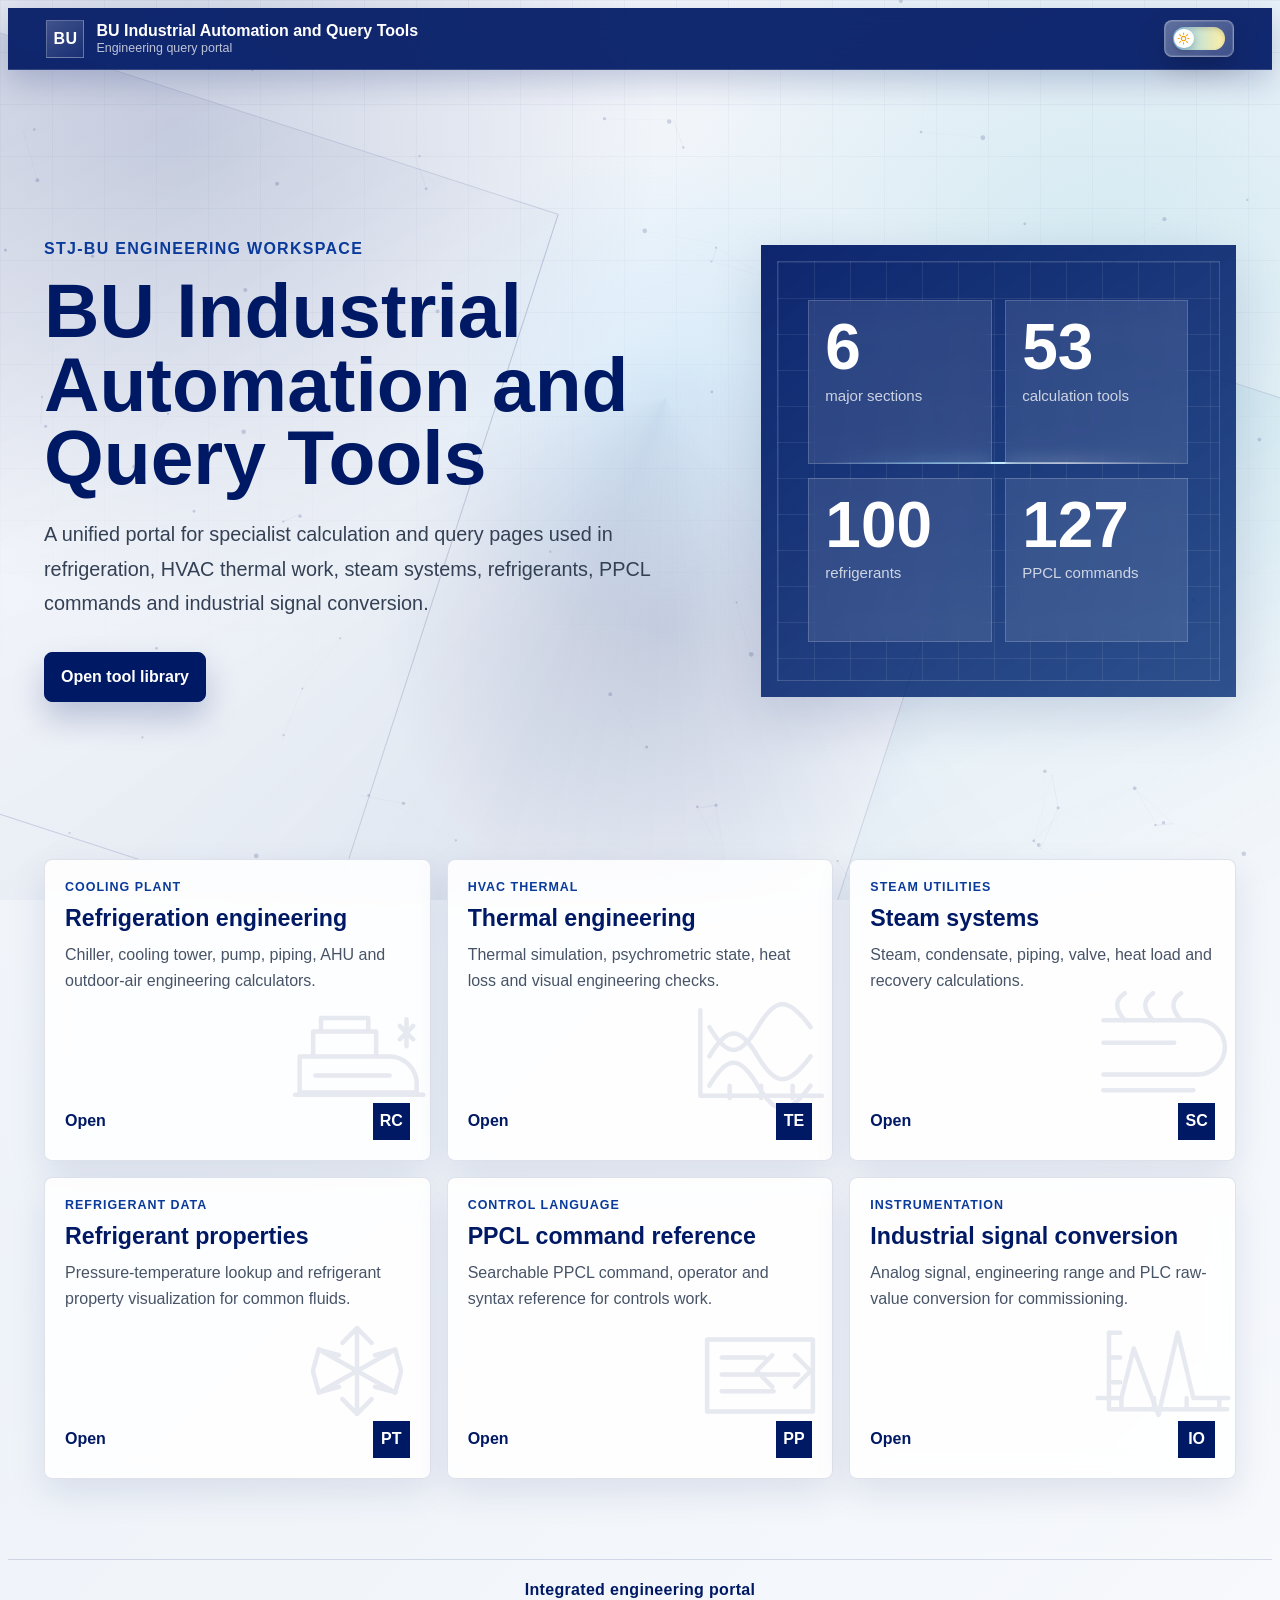
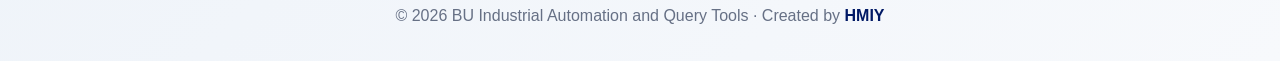
<file: index.html>
<!doctype html>
<html lang="en">
<head>
  <meta charset="utf-8">
  <meta name="viewport" content="width=device-width, initial-scale=1">
  <title>BU Industrial Automation and Query Tools</title>
  <meta name="description" content="Integrated engineering portal for refrigeration, thermal, steam, refrigerant, PPCL and industrial signal calculation and query tools.">
  <link rel="icon" href="data:,">
  <link rel="stylesheet" href="system/ui/portal.css">
</head>
<body class="portal-home portal-integrated">
  <div class="portal-motion-field" aria-hidden="true"></div>
  <nav class="portal-topbar portal-home-topbar portal-no-print" aria-label="BU Industrial Automation and Query Tools">
    <a class="portal-logo" href="index.html" aria-label="Open home">
      <span class="portal-logo-mark">BU</span>
      <span>
        <strong data-portal-en="BU Industrial Automation and Query Tools" data-portal-zh="BU &#24037;&#19994;&#33258;&#21160;&#21270;&#19982;&#26597;&#35810;&#24037;&#20855;">BU Industrial Automation and Query Tools</strong>
        <small data-portal-en="Engineering query portal" data-portal-zh="&#24037;&#31243;&#26597;&#35810;&#38376;&#25143;">Engineering query portal</small>
      </span>
    </a>
    <div class="portal-actions">
      <button class="portal-theme-toggle" type="button" data-portal-theme-toggle aria-label="Toggle dark and light theme">
        <span class="portal-theme-toggle-track">
          <span class="portal-theme-toggle-thumb">
            <svg class="portal-theme-sun" viewBox="0 0 24 24" aria-hidden="true">
              <circle cx="12" cy="12" r="4"></circle>
              <path d="M12 2v2.2M12 19.8V22M4.9 4.9l1.6 1.6M17.5 17.5l1.6 1.6M2 12h2.2M19.8 12H22M4.9 19.1l1.6-1.6M17.5 6.5l1.6-1.6"></path>
            </svg>
            <svg class="portal-theme-moon" viewBox="0 0 24 24" aria-hidden="true">
              <path d="M20 14.4A7.7 7.7 0 0 1 9.6 4a8.4 8.4 0 1 0 10.4 10.4z"></path>
            </svg>
          </span>
        </span>
      </button>
    </div>
  </nav>

  <main class="portal-home-main">
    <section class="portal-hero" aria-labelledby="portalTitle">
      <div>
        <p class="portal-eyebrow" data-portal-en="STJ-BU engineering workspace" data-portal-zh="STJ-BU &#24037;&#31243;&#24037;&#20316;&#21488;">STJ-BU engineering workspace</p>
        <h1 id="portalTitle" data-portal-en="BU Industrial Automation and Query Tools" data-portal-zh="BU &#24037;&#19994;&#33258;&#21160;&#21270;&#19982;&#26597;&#35810;&#24037;&#20855;">BU Industrial Automation and Query Tools</h1>
        <p class="portal-hero-copy" data-portal-en="A unified portal for specialist calculation and query pages used in refrigeration, HVAC thermal work, steam systems, refrigerants, PPCL commands and industrial signal conversion." data-portal-zh="&#23558;&#21046;&#20919;&#12289;&#26262;&#36890;&#28909;&#24037;&#12289;&#33976;&#27773;&#12289;&#21046;&#20919;&#21058;&#12289;PPCL &#21629;&#20196;&#19982;&#24037;&#19994;&#20449;&#21495;&#36716;&#25442;&#31561;&#19987;&#19994;&#35745;&#31639;&#19982;&#26597;&#35810;&#39029;&#25972;&#21512;&#21040;&#21516;&#19968;&#20010;&#20837;&#21475;&#12290;">A unified portal for specialist calculation and query pages used in refrigeration, HVAC thermal work, steam systems, refrigerants, PPCL commands and industrial signal conversion.</p>
        <div class="portal-hero-actions">
          <a class="portal-primary" href="#tools" data-portal-en="Open tool library" data-portal-zh="&#25171;&#24320;&#24037;&#20855;&#24211;">Open tool library</a>
        </div>
      </div>
      <aside class="portal-visual portal-stat-panel" aria-label="Automation and query portfolio">
        <div class="portal-signal-line" aria-hidden="true"></div>
        <div class="portal-stat-grid">
          <article class="portal-stat-card">
            <strong>6</strong>
            <span data-portal-en="major sections" data-portal-zh="&#22823;&#26495;&#22359;">major sections</span>
          </article>
          <article class="portal-stat-card">
            <strong>53</strong>
            <span data-portal-en="calculation tools" data-portal-zh="&#20010;&#35745;&#31639;&#24037;&#20855;">calculation tools</span>
          </article>
          <article class="portal-stat-card">
            <strong>100</strong>
            <span data-portal-en="refrigerants" data-portal-zh="&#31181;&#20919;&#23186;">refrigerants</span>
          </article>
          <article class="portal-stat-card">
            <strong>127</strong>
            <span data-portal-en="PPCL commands" data-portal-zh="&#20010; PPCL &#25351;&#20196;">PPCL commands</span>
          </article>
        </div>
      </aside>
    </section>

    <section id="tools" class="portal-tools" aria-label="Engineering tools">
      <a class="portal-tool-card portal-tool-cooling" href="system/modules/r0/index.html">
        <img class="portal-tool-media" src="system/ui/cooling.svg" alt="" aria-hidden="true">
        <div class="portal-tool-content">
          <div class="portal-tool-kicker">Cooling plant</div>
          <h2 data-portal-en="Refrigeration engineering" data-portal-zh="&#21046;&#20919;&#37096;&#20998;">Refrigeration engineering</h2>
          <p data-portal-en="Chiller, cooling tower, pump, piping, AHU and outdoor-air engineering calculators." data-portal-zh="&#20919;&#27700;&#26426;&#32452;&#12289;&#20919;&#21364;&#22612;&#12289;&#27700;&#27893;&#12289;&#31649;&#36335;&#12289;AHU &#19982;&#26032;&#39118;&#36127;&#33655;&#35745;&#31639;&#12290;">Chiller, cooling tower, pump, piping, AHU and outdoor-air engineering calculators.</p>
        </div>
        <div class="portal-tool-meta"><span>Open</span><span class="portal-tool-icon">RC</span></div>
      </a>

      <a class="portal-tool-card portal-tool-thermal" href="system/modules/t0/index.html">
        <img class="portal-tool-media" src="system/ui/thermal.svg" alt="" aria-hidden="true">
        <div class="portal-tool-content">
          <div class="portal-tool-kicker">HVAC thermal</div>
          <h2 data-portal-en="Thermal engineering" data-portal-zh="&#26262;&#36890;&#28909;&#24037;&#37096;&#20998;">Thermal engineering</h2>
          <p data-portal-en="Thermal simulation, psychrometric state, heat loss and visual engineering checks." data-portal-zh="&#28909;&#24037;&#20223;&#30495;&#12289;&#28287;&#31354;&#27668;&#29366;&#24577;&#12289;&#28909;&#25439;&#22833;&#19982;&#21487;&#35270;&#21270;&#24037;&#31243;&#26657;&#26680;&#12290;">Thermal simulation, psychrometric state, heat loss and visual engineering checks.</p>
        </div>
        <div class="portal-tool-meta"><span>Open</span><span class="portal-tool-icon">TE</span></div>
      </a>

      <a class="portal-tool-card portal-tool-steam" href="system/modules/s0/index.html">
        <img class="portal-tool-media" src="system/ui/steam.svg" alt="" aria-hidden="true">
        <div class="portal-tool-content">
          <div class="portal-tool-kicker">Steam utilities</div>
          <h2 data-portal-en="Steam systems" data-portal-zh="&#33976;&#27773;&#37096;&#20998;">Steam systems</h2>
          <p data-portal-en="Steam, condensate, piping, valve, heat load and recovery calculations." data-portal-zh="&#33976;&#27773;&#12289;&#20919;&#20957;&#27700;&#12289;&#31649;&#36335;&#12289;&#38400;&#38376;&#12289;&#28909;&#36127;&#33655;&#19982;&#22238;&#25910;&#35745;&#31639;&#12290;">Steam, condensate, piping, valve, heat load and recovery calculations.</p>
        </div>
        <div class="portal-tool-meta"><span>Open</span><span class="portal-tool-icon">SC</span></div>
      </a>

      <a class="portal-tool-card portal-tool-refrigerant" href="system/modules/rp/index.html">
        <img class="portal-tool-media" src="system/ui/refrigerant.svg" alt="" aria-hidden="true">
        <div class="portal-tool-content">
          <div class="portal-tool-kicker">Refrigerant data</div>
          <h2 data-portal-en="Refrigerant properties" data-portal-zh="&#21046;&#20919;&#21058;&#29289;&#24615;">Refrigerant properties</h2>
          <p data-portal-en="Pressure-temperature lookup and refrigerant property visualization for common fluids." data-portal-zh="&#24120;&#29992;&#21046;&#20919;&#21058;&#21387;&#21147;-&#28201;&#24230;&#26597;&#35810;&#19982;&#29289;&#24615;&#21487;&#35270;&#21270;&#12290;">Pressure-temperature lookup and refrigerant property visualization for common fluids.</p>
        </div>
        <div class="portal-tool-meta"><span>Open</span><span class="portal-tool-icon">PT</span></div>
      </a>

      <a class="portal-tool-card portal-tool-ppcl" href="system/modules/p0/index.html">
        <img class="portal-tool-media" src="system/ui/ppcl.svg" alt="" aria-hidden="true">
        <div class="portal-tool-content">
          <div class="portal-tool-kicker">Control language</div>
          <h2 data-portal-en="PPCL command reference" data-portal-zh="PPCL &#26597;&#35810;">PPCL command reference</h2>
          <p data-portal-en="Searchable PPCL command, operator and syntax reference for controls work." data-portal-zh="&#38754;&#21521;&#25511;&#21046;&#35843;&#35797;&#30340; PPCL &#21629;&#20196;&#12289;&#36816;&#31639;&#31526;&#19982;&#35821;&#27861;&#26597;&#35810;&#12290;">Searchable PPCL command, operator and syntax reference for controls work.</p>
        </div>
        <div class="portal-tool-meta"><span>Open</span><span class="portal-tool-icon">PP</span></div>
      </a>

      <a class="portal-tool-card portal-tool-signal" href="system/modules/i0/index.html">
        <img class="portal-tool-media" src="system/ui/signal.svg" alt="" aria-hidden="true">
        <div class="portal-tool-content">
          <div class="portal-tool-kicker">Instrumentation</div>
          <h2 data-portal-en="Industrial signal conversion" data-portal-zh="&#24037;&#19994;&#20449;&#21495;&#36716;&#25442;">Industrial signal conversion</h2>
          <p data-portal-en="Analog signal, engineering range and PLC raw-value conversion for commissioning." data-portal-zh="&#27169;&#25311;&#37327;&#20449;&#21495;&#12289;&#24037;&#31243;&#37327;&#31243;&#19982; PLC &#21407;&#22987;&#20540;&#35843;&#35797;&#25442;&#31639;&#12290;">Analog signal, engineering range and PLC raw-value conversion for commissioning.</p>
        </div>
        <div class="portal-tool-meta"><span>Open</span><span class="portal-tool-icon">IO</span></div>
      </a>
    </section>
  </main>

  <footer class="portal-footer">
    <div class="portal-footer-title" data-portal-en="Integrated engineering portal" data-portal-zh="&#32508;&#21512;&#24037;&#31243;&#24037;&#20855;&#20027;&#39029;">Integrated engineering portal</div>
    <div>&copy; 2026 BU Industrial Automation and Query Tools · Created by <a href="https://teams.microsoft.com/l/chat/0/0?users=HMIY@novonordisk.com&message=Hello%20HMIY%2C%20%E8%AF%B7%E5%8D%8F%E5%8A%A9%E5%A4%84%E7%90%86%E5%BD%93%E5%89%8D%E9%97%AE%E9%A2%98">HMIY</a></div>
  </footer>

  <script src="system/ui/portal.js?v=20260628-theme"></script>
</body>
</html>
</file>
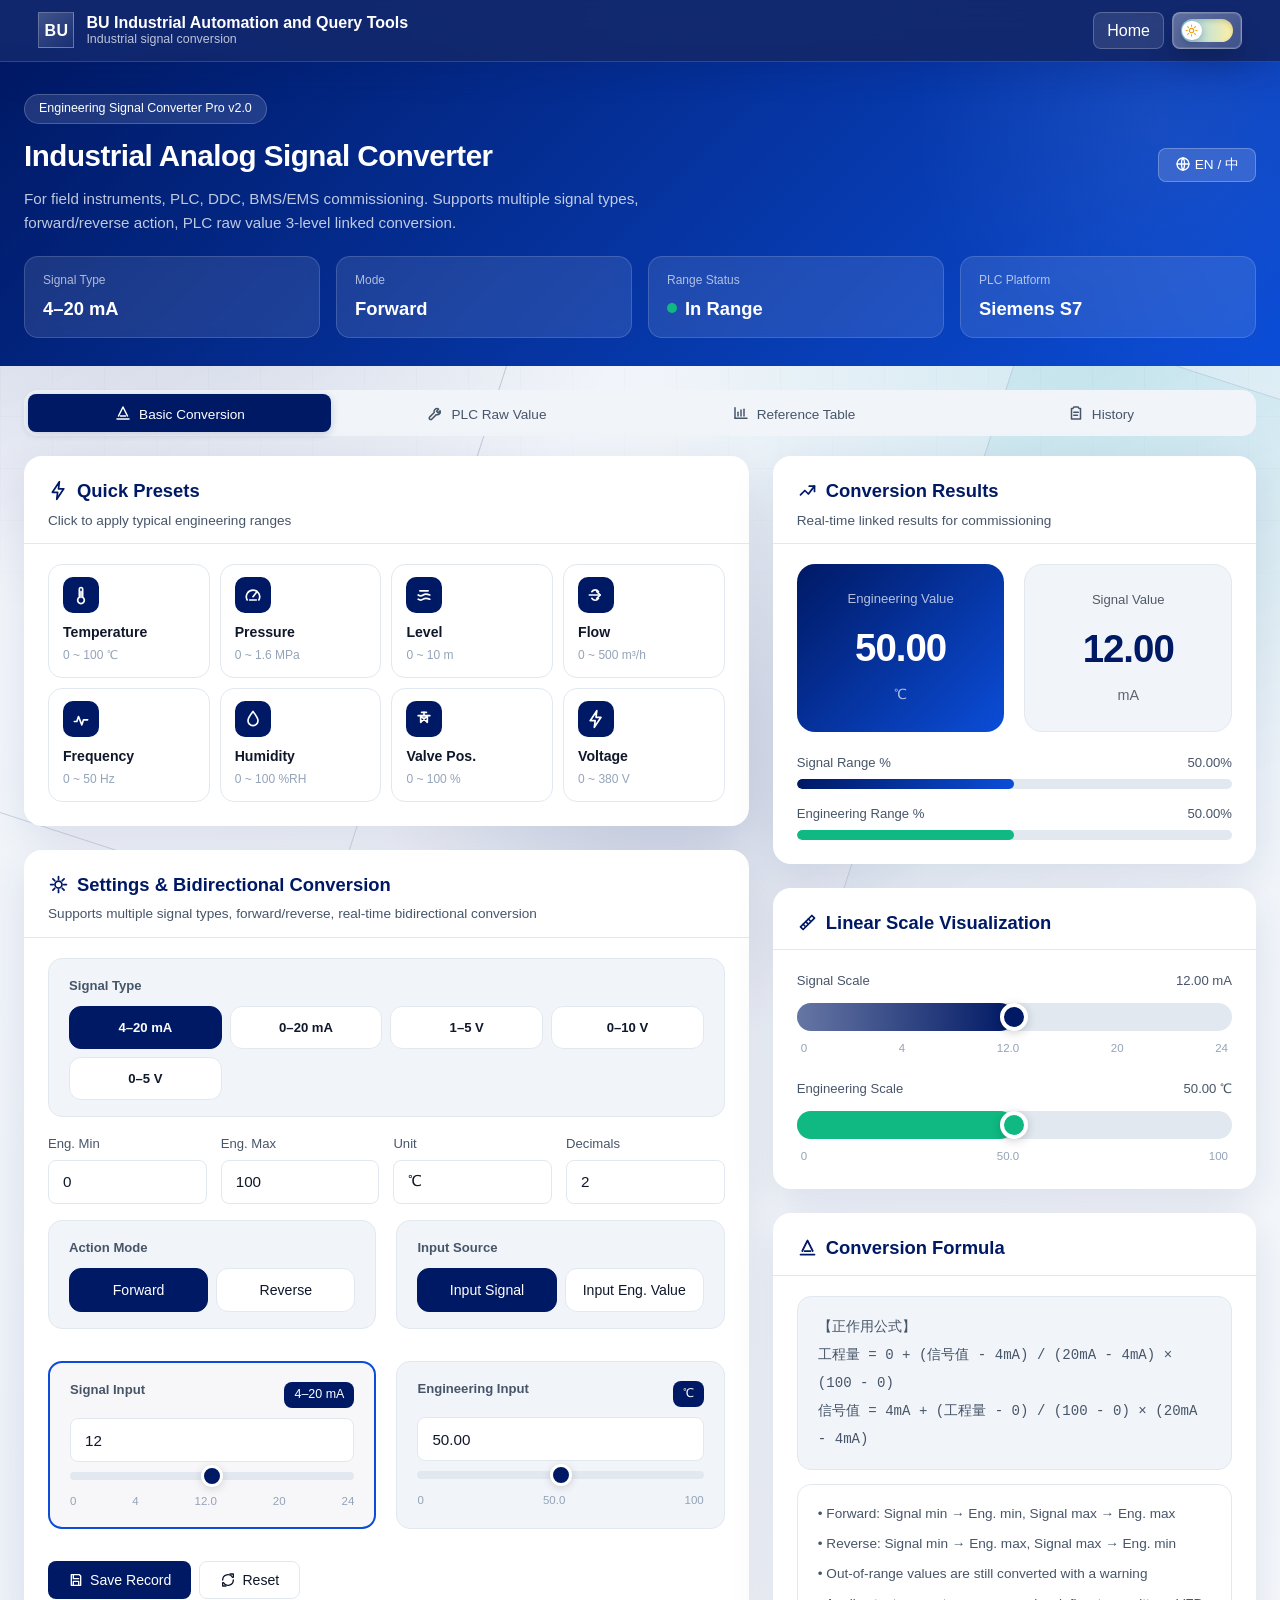
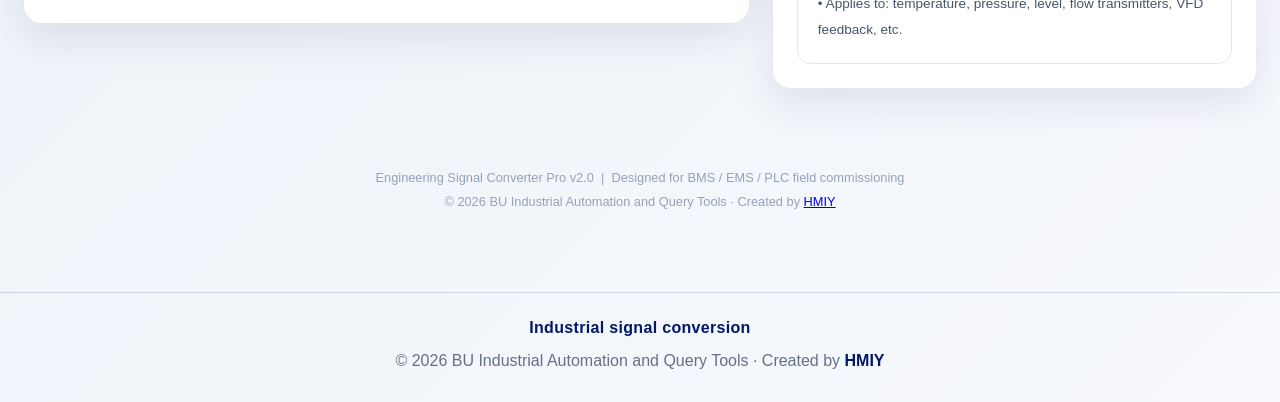
<file: _system/modules/i0/index.html>
<!DOCTYPE html>
<html lang="zh-CN">
<head>
<meta charset="UTF-8">
<meta name="viewport" content="width=device-width, initial-scale=1.0">
<link rel="stylesheet" href="../../ui/portal.css">
<title>工程仪表信号换算专业版 | Engineering Signal Converter Pro</title>
<style>
:root {
  --brand: rgb(0, 25, 101);
  --brand-light: rgba(0, 25, 101, 0.08);
  --brand-mid: rgba(0, 25, 101, 0.55);
  --accent: #0b4dd8;
  --emerald: #10b981;
  --amber: #f59e0b;
  --rose: #ef4444;
  --bg: #f1f5f9;
  --card: #ffffff;
  --text: #0f172a;
  --text2: #475569;
  --text3: #94a3b8;
  --border: #e2e8f0;
  --radius: 18px;
  --shadow: 0 14px 44px rgba(0,25,101,0.10);
}
*,*::before,*::after{box-sizing:border-box;margin:0;padding:0;}
html{scroll-behavior:smooth;}
body{font-family:-apple-system,BlinkMacSystemFont,"Segoe UI",Roboto,"Noto Sans SC","PingFang SC","Microsoft YaHei",sans-serif;background:var(--bg);color:var(--text);line-height:1.6;min-height:100vh;background-image:radial-gradient(circle at top right,rgba(0,25,101,0.07),transparent 40%);}

/* HEADER */
.header{background:linear-gradient(135deg,var(--brand) 0%,var(--accent) 100%);color:#fff;padding:32px 0 28px;position:relative;overflow:hidden;}
.header::after{content:"";position:absolute;top:-60%;right:-10%;width:500px;height:500px;background:radial-gradient(circle,rgba(255,255,255,0.06) 0%,transparent 70%);border-radius:50%;}
.header-inner{max-width:1320px;margin:0 auto;padding:0 24px;position:relative;z-index:1;}
.header-top{display:flex;justify-content:space-between;align-items:center;flex-wrap:wrap;gap:12px;}
.header h1{font-size:1.85rem;font-weight:700;letter-spacing:-0.5px;}
.header p{margin-top:8px;color:rgba(255,255,255,0.75);font-size:0.95rem;max-width:680px;}
.badge{display:inline-block;background:rgba(255,255,255,0.12);border:1px solid rgba(255,255,255,0.2);border-radius:20px;padding:4px 14px;font-size:0.78rem;margin-bottom:8px;}
.lang-btn{background:rgba(255,255,255,0.15);border:1px solid rgba(255,255,255,0.25);color:#fff;padding:7px 16px;border-radius:10px;cursor:pointer;font-size:0.85rem;transition:all 0.2s;}
.lang-btn:hover{background:rgba(255,255,255,0.25);}

/* STATUS CARDS ROW */
.status-row{display:grid;grid-template-columns:repeat(auto-fit,minmax(200px,1fr));gap:16px;margin-top:20px;}
.status-card{background:rgba(255,255,255,0.1);border:1px solid rgba(255,255,255,0.15);border-radius:14px;padding:14px 18px;backdrop-filter:blur(6px);}
.status-card .label{font-size:0.75rem;color:rgba(255,255,255,0.65);}
.status-card .value{font-size:1.15rem;font-weight:600;margin-top:4px;display:flex;align-items:center;gap:8px;}
.dot{display:inline-block;width:10px;height:10px;border-radius:50%;}

/* CONTAINER */
.container{max-width:1320px;margin:0 auto;padding:24px;}

/* CARDS */
.card{background:var(--card);border-radius:var(--radius);box-shadow:var(--shadow);overflow:hidden;margin-bottom:24px;}
.card-header{padding:20px 24px 12px;border-bottom:1px solid var(--border);}
.card-header h2{font-size:1.15rem;font-weight:600;color:var(--brand);display:flex;align-items:center;gap:8px;}
.card-header p{font-size:0.85rem;color:var(--text2);margin-top:4px;}
.svg-icon{display:inline-flex;width:18px;height:18px;align-items:center;justify-content:center;flex:0 0 auto;color:currentColor;vertical-align:-3px;}
.svg-icon svg{width:100%;height:100%;display:block;fill:none;stroke:currentColor;stroke-width:2;stroke-linecap:round;stroke-linejoin:round;}
.tab-btn .svg-icon{margin-right:7px;color:currentColor;}
.card-header .svg-icon{width:21px;height:21px;color:var(--brand);}
.lang-btn .svg-icon,.btn .svg-icon{width:16px;height:16px;}
.card-body{padding:20px 24px 24px;}

/* GRID LAYOUTS */
.grid-2{display:grid;grid-template-columns:1fr 1fr;gap:20px;}
.grid-3{display:grid;grid-template-columns:repeat(3,1fr);gap:16px;}
.grid-4{display:grid;grid-template-columns:repeat(4,1fr);gap:14px;}
.grid-main{display:grid;grid-template-columns:1.2fr 0.8fr;gap:24px;}

@media(max-width:1024px){.grid-main{grid-template-columns:1fr;}.grid-4{grid-template-columns:1fr 1fr;}}
@media(max-width:640px){.grid-2,.grid-3,.grid-4{grid-template-columns:1fr;}}

/* FORM ELEMENTS */
label{display:block;font-size:0.82rem;font-weight:500;color:var(--text2);margin-bottom:6px;}
input,select{width:100%;height:44px;border:1.5px solid var(--border);border-radius:12px;padding:0 14px;font-size:0.95rem;color:var(--text);background:#fff;transition:border-color 0.2s,box-shadow 0.2s;outline:none;}
input:focus,select:focus{border-color:var(--brand);box-shadow:0 0 0 3px rgba(0,25,101,0.1);}
input[type=range]{padding:0;height:auto;border:none;margin-top:6px;-webkit-appearance:none;appearance:none;width:100%;height:8px;border-radius:6px;background:var(--border);outline:none;}
input[type=range]::-webkit-slider-thumb{-webkit-appearance:none;appearance:none;width:22px;height:22px;border-radius:50%;background:var(--brand);cursor:pointer;border:3px solid #fff;box-shadow:0 2px 8px rgba(0,0,0,0.15);}

/* BUTTONS */
.btn{display:inline-flex;align-items:center;gap:6px;padding:10px 20px;border-radius:12px;font-size:0.88rem;font-weight:500;cursor:pointer;border:none;transition:all 0.2s;}
.btn-primary{background:var(--brand);color:#fff;}
.btn-primary:hover{background:var(--accent);transform:translateY(-1px);box-shadow:0 4px 16px rgba(0,25,101,0.25);}
.btn-outline{background:#fff;color:var(--text);border:1.5px solid var(--border);}
.btn-outline:hover{border-color:var(--brand);color:var(--brand);}
.btn-danger{background:var(--rose);color:#fff;}
.btn-danger:hover{opacity:0.9;}
.btn-group{display:flex;gap:8px;flex-wrap:wrap;}

/* TOGGLE BUTTONS */
.toggle-group{display:grid;grid-template-columns:1fr 1fr;gap:8px;}
.toggle-btn{padding:10px;border-radius:12px;text-align:center;cursor:pointer;font-size:0.88rem;font-weight:500;border:1.5px solid var(--border);background:#fff;color:var(--text);transition:all 0.2s;}
.toggle-btn.active{background:var(--brand);color:#fff;border-color:var(--brand);}

/* PRESET GRID */
.preset-grid{display:grid;grid-template-columns:repeat(auto-fill,minmax(155px,1fr));gap:10px;}
.preset-item{padding:12px 14px;border-radius:14px;border:1.5px solid var(--border);background:#fff;cursor:pointer;transition:all 0.2s;text-align:left;}
.preset-item:hover{border-color:var(--brand);transform:translateY(-2px);box-shadow:0 6px 20px rgba(0,25,101,0.1);}
.preset-item .p-icon{width:36px;height:36px;border-radius:10px;background:var(--brand);color:#fff;display:flex;align-items:center;justify-content:center;margin-bottom:8px;}
.preset-item .p-icon .svg-icon{width:20px;height:20px;}
.preset-item .p-name{font-size:0.88rem;font-weight:600;color:var(--text);}
.preset-item .p-range{font-size:0.75rem;color:var(--text3);margin-top:2px;}

/* RESULT DISPLAY */
.result-box{border-radius:var(--radius);padding:24px;text-align:center;}
.result-box.primary{background:linear-gradient(135deg,var(--brand),var(--accent));color:#fff;}
.result-box.secondary{background:var(--bg);border:1.5px solid var(--border);}
.result-box .r-label{font-size:0.82rem;opacity:0.7;}
.result-box .r-value{font-size:2.4rem;font-weight:700;margin:8px 0 4px;letter-spacing:-1px;}
.result-box .r-unit{font-size:0.9rem;opacity:0.65;}

/* PROGRESS BAR */
.progress-wrap{margin-top:8px;}
.progress-label{display:flex;justify-content:space-between;font-size:0.82rem;color:var(--text2);margin-bottom:6px;}
.progress-bar{height:10px;background:var(--border);border-radius:8px;overflow:hidden;position:relative;}
.progress-fill{height:100%;border-radius:8px;transition:width 0.4s ease;}
.progress-fill.blue{background:linear-gradient(90deg,var(--brand),var(--accent));}
.progress-fill.green{background:var(--emerald);}

/* SCALE VISUAL */
.scale-wrap{position:relative;height:28px;background:var(--border);border-radius:14px;margin:12px 0 8px;}
.scale-fill{position:absolute;top:0;left:0;height:100%;border-radius:14px;transition:width 0.4s ease;}
.scale-thumb{position:absolute;top:50%;width:28px;height:28px;border-radius:50%;border:4px solid #fff;box-shadow:0 2px 10px rgba(0,0,0,0.18);transform:translate(-50%,-50%);transition:left 0.4s ease;}
.scale-labels{display:flex;justify-content:space-between;font-size:0.72rem;color:var(--text3);padding:0 4px;}

/* TABLE */
.ref-table{width:100%;border-collapse:collapse;font-size:0.85rem;}
.ref-table th{background:var(--brand);color:#fff;padding:10px 14px;text-align:center;font-weight:500;}
.ref-table th:first-child{border-radius:10px 0 0 0;}
.ref-table th:last-child{border-radius:0 10px 0 0;}
.ref-table td{padding:9px 14px;text-align:center;border-bottom:1px solid var(--border);}
.ref-table tr:hover td{background:var(--brand-light);}

/* HISTORY TABLE */
.history-table{width:100%;border-collapse:collapse;font-size:0.82rem;}
.history-table th{background:var(--bg);padding:8px 12px;text-align:left;font-weight:600;color:var(--text2);border-bottom:2px solid var(--border);}
.history-table td{padding:8px 12px;border-bottom:1px solid var(--border);}
.history-table tr:hover td{background:var(--brand-light);}

/* FORMULA BOX */
.formula-box{background:var(--bg);border:1.5px solid var(--border);border-radius:14px;padding:16px 20px;font-family:"Cascadia Code","Fira Code",monospace;font-size:0.88rem;line-height:2;color:var(--text2);white-space:pre-wrap;}

/* INFO BOX */
.info-box{border-radius:14px;border:1.5px solid var(--border);padding:16px 20px;font-size:0.85rem;line-height:1.9;color:var(--text2);}
.info-box p{margin-bottom:4px;}

/* SECTION BOX */
.section-box{background:var(--bg);border:1.5px solid var(--border);border-radius:14px;padding:16px 20px;margin-bottom:16px;}
.section-box .s-title{font-size:0.82rem;font-weight:600;color:var(--text2);margin-bottom:10px;}

/* HIGHLIGHT INPUT */
.input-highlight{border:2px solid var(--accent) !important;background:rgba(0,25,101,0.03) !important;}

/* FOOTER */
.footer{text-align:center;padding:32px 24px;color:var(--text3);font-size:0.8rem;}

/* ANIMATIONS */
@keyframes fadeIn{from{opacity:0;transform:translateY(16px);}to{opacity:1;transform:translateY(0);}}
.animate-in{animation:fadeIn 0.4s ease forwards;}

/* TABS */
.tab-bar{display:flex;gap:4px;background:var(--bg);border-radius:14px;padding:4px;margin-bottom:20px;}
.tab-btn{flex:1;padding:10px;text-align:center;border-radius:10px;cursor:pointer;font-size:0.85rem;font-weight:500;color:var(--text2);border:none;background:transparent;transition:all 0.2s;}
.tab-btn.active{background:var(--brand);color:#fff;box-shadow:0 2px 8px rgba(0,25,101,0.2);}
.tab-content{display:none;}
.tab-content.active{display:block;animation:fadeIn 0.3s ease;}

/* PLC SECTION */
.plc-row{display:grid;grid-template-columns:repeat(auto-fill,minmax(140px,1fr));gap:8px;}
.plc-btn{padding:10px;border-radius:12px;text-align:center;cursor:pointer;font-size:0.82rem;font-weight:500;border:1.5px solid var(--border);background:#fff;color:var(--text);transition:all 0.2s;}
.plc-btn.active{background:var(--brand);color:#fff;border-color:var(--brand);}
.plc-btn .plc-name{font-weight:600;}
.plc-btn .plc-range{font-size:0.72rem;opacity:0.7;margin-top:2px;}

/* EXPORT AREA */
.export-area{background:var(--bg);border-radius:14px;padding:16px;font-family:monospace;font-size:0.82rem;line-height:1.8;white-space:pre-wrap;max-height:280px;overflow-y:auto;border:1.5px solid var(--border);color:var(--text2);}
</style>
</head>
<body>

<!-- HEADER -->
<div class="header">
  <div class="header-inner">
    <div class="header-top">
      <div>
        <div class="badge" data-i18n="badge">工程仪表信号换算专业版 v2.0</div>
        <h1 data-i18n="title">工业模拟量信号换算工具</h1>
        <p data-i18n="subtitle">面向现场仪表、PLC、DDC、BMS/EMS 调试场景，支持多信号制式、正/反作用、PLC 原始值三级联动换算。适用于温度、压力、液位、流量、频率等常见模拟量点位。</p>
      </div>
      <button class="lang-btn" onclick="toggleLang()"><span class="svg-icon" data-svg-icon="globe"></span> EN / 中</button>
    </div>
    <div class="status-row">
      <div class="status-card">
        <div class="label" data-i18n="s_signal">信号制式</div>
        <div class="value" id="st_signal">4–20 mA</div>
      </div>
      <div class="status-card">
        <div class="label" data-i18n="s_mode">换算模式</div>
        <div class="value" id="st_mode">正作用</div>
      </div>
      <div class="status-card">
        <div class="label" data-i18n="s_status">量程状态</div>
        <div class="value" id="st_status"><span class="dot" style="background:var(--emerald)"></span> <span data-i18n="in_range">量程内</span></div>
      </div>
      <div class="status-card">
        <div class="label" data-i18n="s_plc">PLC 平台</div>
        <div class="value" id="st_plc">Siemens S7</div>
      </div>
    </div>
  </div>
</div>

<div class="container">

<!-- TAB BAR -->
<div class="tab-bar">
  <button class="tab-btn active" onclick="switchTab('basic')" data-i18n="tab_basic" data-icon="drafting">基础换算</button>
  <button class="tab-btn" onclick="switchTab('plc')" data-i18n="tab_plc" data-icon="wrench">PLC 原始值换算</button>
  <button class="tab-btn" onclick="switchTab('ref')" data-i18n="tab_ref" data-icon="chart">快查对照表</button>
  <button class="tab-btn" onclick="switchTab('history')" data-i18n="tab_history" data-icon="clipboard">历史记录</button>
</div>

<!-- ===== TAB: BASIC ===== -->
<div id="tab-basic" class="tab-content active animate-in">
<div class="grid-main">
<div>
  <!-- PRESETS -->
  <div class="card">
    <div class="card-header">
      <h2><span class="svg-icon" data-svg-icon="bolt"></span> <span data-i18n="preset_title">常用量程快捷预置</span></h2>
      <p data-i18n="preset_desc">单击即可快速切换典型工程量范围</p>
    </div>
    <div class="card-body">
      <div class="preset-grid" id="presetGrid"></div>
    </div>
  </div>

  <!-- SETTINGS -->
  <div class="card">
    <div class="card-header">
      <h2><span class="svg-icon" data-svg-icon="settings"></span> <span data-i18n="settings_title">参数设置与双向换算</span></h2>
      <p data-i18n="settings_desc">支持多信号制式、正/反作用、双向实时换算</p>
    </div>
    <div class="card-body">
      <!-- Signal Type -->
      <div class="section-box">
        <div class="s-title" data-i18n="signal_type">信号制式选择</div>
        <div class="plc-row" id="signalTypeRow"></div>
      </div>

      <!-- Eng Range -->
      <div class="grid-4" style="margin-bottom:16px;">
        <div><label data-i18n="eng_min">工程量下限</label><input type="number" id="engMin" value="0" oninput="calc()"></div>
        <div><label data-i18n="eng_max">工程量上限</label><input type="number" id="engMax" value="100" oninput="calc()"></div>
        <div><label data-i18n="unit_label">单位</label><input type="text" id="engUnit" value="℃" oninput="calc()"></div>
        <div><label data-i18n="decimals">小数位</label><input type="number" id="decimals" value="2" min="0" max="6" oninput="calc()"></div>
      </div>

      <!-- Mode & Direction -->
      <div class="grid-2" style="margin-bottom:16px;">
        <div class="section-box">
          <div class="s-title" data-i18n="action_mode">作用方式</div>
          <div class="toggle-group">
            <div class="toggle-btn active" id="modeForward" onclick="setMode('forward')" data-i18n="forward">正作用</div>
            <div class="toggle-btn" id="modeReverse" onclick="setMode('reverse')" data-i18n="reverse">反作用</div>
          </div>
        </div>
        <div class="section-box">
          <div class="s-title" data-i18n="input_source">输入源</div>
          <div class="toggle-group">
            <div class="toggle-btn active" id="srcSignal" onclick="setSource('signal')" data-i18n="input_signal">输入信号值</div>
            <div class="toggle-btn" id="srcEng" onclick="setSource('eng')" data-i18n="input_eng">输入工程量</div>
          </div>
        </div>
      </div>

      <!-- Input -->
      <div class="grid-2" style="margin-bottom:16px;">
        <div class="section-box" id="signalInputBox">
          <div style="display:flex;justify-content:space-between;align-items:center;margin-bottom:8px;">
            <div class="s-title" data-i18n="signal_input">信号值输入</div>
            <span style="font-size:0.78rem;background:var(--brand);color:#fff;padding:3px 10px;border-radius:8px;" id="signalRangeBadge">4–20 mA</span>
          </div>
          <input type="number" id="signalVal" value="12" step="0.01" oninput="activeSource='signal';calc();" onfocus="activeSource='signal';highlightInputs();">
          <input type="range" id="signalSlider" min="0" max="24" step="0.01" value="12" oninput="activeSource='signal';document.getElementById('signalVal').value=this.value;calc();">
          <div style="display:flex;justify-content:space-between;font-size:0.72rem;color:var(--text3);margin-top:4px;" id="signalSliderLabels"></div>
        </div>
        <div class="section-box" id="engInputBox">
          <div style="display:flex;justify-content:space-between;align-items:center;margin-bottom:8px;">
            <div class="s-title" data-i18n="eng_input">工程量输入</div>
            <span style="font-size:0.78rem;background:var(--brand);color:#fff;padding:3px 10px;border-radius:8px;" id="engRangeBadge">℃</span>
          </div>
          <input type="number" id="engVal" value="50" step="0.01" oninput="activeSource='eng';calc();" onfocus="activeSource='eng';highlightInputs();">
          <input type="range" id="engSlider" min="0" max="100" step="0.1" value="50" oninput="activeSource='eng';document.getElementById('engVal').value=this.value;calc();">
          <div style="display:flex;justify-content:space-between;font-size:0.72rem;color:var(--text3);margin-top:4px;" id="engSliderLabels"></div>
        </div>
      </div>

      <div class="btn-group">
        <button class="btn btn-primary" onclick="saveHistory()" data-i18n="save_record" data-icon="save">保存记录</button>
        <button class="btn btn-outline" onclick="resetAll()" data-i18n="reset" data-icon="refresh">重置默认</button>
      </div>
    </div>
  </div>
</div>

<!-- RIGHT COLUMN -->
<div>
  <!-- RESULTS -->
  <div class="card">
    <div class="card-header">
      <h2><span class="svg-icon" data-svg-icon="trend"></span> <span data-i18n="result_title">换算结果</span></h2>
      <p data-i18n="result_desc">结果实时联动，便于调试与核对</p>
    </div>
    <div class="card-body">
      <div class="grid-2" style="margin-bottom:20px;">
        <div class="result-box primary">
          <div class="r-label" data-i18n="r_eng">当前对应工程量</div>
          <div class="r-value" id="resEng">50.00</div>
          <div class="r-unit" id="resEngUnit">℃</div>
        </div>
        <div class="result-box secondary">
          <div class="r-label" data-i18n="r_signal">当前对应信号值</div>
          <div class="r-value" id="resSignal" style="color:var(--brand);">12.00</div>
          <div class="r-unit" id="resSignalUnit">mA</div>
        </div>
      </div>
      <div class="progress-wrap">
        <div class="progress-label"><span data-i18n="p_signal">信号量程百分比</span><span id="pctSignal">50.00%</span></div>
        <div class="progress-bar"><div class="progress-fill blue" id="barSignal" style="width:50%"></div></div>
      </div>
      <div class="progress-wrap" style="margin-top:14px;">
        <div class="progress-label"><span data-i18n="p_eng">工程量范围百分比</span><span id="pctEng">50.00%</span></div>
        <div class="progress-bar"><div class="progress-fill green" id="barEng" style="width:50%"></div></div>
      </div>
    </div>
  </div>

  <!-- SCALE -->
  <div class="card">
    <div class="card-header">
      <h2><span class="svg-icon" data-svg-icon="ruler"></span> <span data-i18n="scale_title">线性标尺可视化</span></h2>
    </div>
    <div class="card-body">
      <div style="margin-bottom:20px;">
        <div style="display:flex;justify-content:space-between;font-size:0.82rem;color:var(--text2);margin-bottom:4px;"><span data-i18n="sc_signal">信号标尺</span><span id="scSignalVal">12.00 mA</span></div>
        <div class="scale-wrap"><div class="scale-fill" id="scSignalFill" style="width:50%;background:linear-gradient(90deg,var(--brand-mid),var(--brand));border-radius:14px;"></div><div class="scale-thumb" id="scSignalThumb" style="left:50%;background:var(--brand);"></div></div>
        <div class="scale-labels" id="scSignalLabels"></div>
      </div>
      <div>
        <div style="display:flex;justify-content:space-between;font-size:0.82rem;color:var(--text2);margin-bottom:4px;"><span data-i18n="sc_eng">工程量标尺</span><span id="scEngVal">50.00 ℃</span></div>
        <div class="scale-wrap"><div class="scale-fill" id="scEngFill" style="width:50%;background:var(--emerald);border-radius:14px;"></div><div class="scale-thumb" id="scEngThumb" style="left:50%;background:var(--emerald);"></div></div>
        <div class="scale-labels" id="scEngLabels"></div>
      </div>
    </div>
  </div>

  <!-- FORMULA -->
  <div class="card">
    <div class="card-header">
      <h2><span class="svg-icon" data-svg-icon="drafting"></span> <span data-i18n="formula_title">换算公式</span></h2>
    </div>
    <div class="card-body">
      <div class="formula-box" id="formulaBox"></div>
      <div class="info-box" style="margin-top:14px;">
        <p>• <span data-i18n="info1">正作用：信号最小值 → 工程量下限，信号最大值 → 工程量上限</span></p>
        <p>• <span data-i18n="info2">反作用：信号最小值 → 工程量上限，信号最大值 → 工程量下限</span></p>
        <p>• <span data-i18n="info3">超量程时页面仍继续换算，并标示为超量程状态</span></p>
        <p>• <span data-i18n="info4">适用：温度变送器、压力变送器、液位变送器、VFD 反馈等</span></p>
      </div>
    </div>
  </div>
</div>
</div>
</div>

<!-- ===== TAB: PLC ===== -->
<div id="tab-plc" class="tab-content">
<div class="card animate-in">
  <div class="card-header">
    <h2><span class="svg-icon" data-svg-icon="wrench"></span> <span data-i18n="plc_title">PLC / DDC 原始值三级联动换算</span></h2>
    <p data-i18n="plc_desc">输入 PLC 原始值，自动换算对应的信号值与工程量。支持常见 PLC 平台。</p>
  </div>
  <div class="card-body">
    <div class="section-box">
      <div class="s-title" data-i18n="plc_platform">选择 PLC 平台</div>
      <div class="plc-row" id="plcPlatformRow"></div>
    </div>

    <div class="grid-3" style="margin:16px 0;">
      <div><label data-i18n="plc_raw_min">原始值下限</label><input type="number" id="plcRawMin" value="0" oninput="calcPlc()"></div>
      <div><label data-i18n="plc_raw_max">原始值上限</label><input type="number" id="plcRawMax" value="27648" oninput="calcPlc()"></div>
      <div><label data-i18n="plc_raw_input">PLC 原始值输入</label><input type="number" id="plcRawVal" value="13824" oninput="calcPlc()"></div>
    </div>

    <input type="range" id="plcSlider" min="0" max="27648" step="1" value="13824" oninput="document.getElementById('plcRawVal').value=this.value;calcPlc();" style="margin-bottom:20px;">

    <div class="grid-3">
      <div class="result-box secondary"><div class="r-label" data-i18n="plc_r_raw">PLC 原始值</div><div class="r-value" id="plcResRaw" style="color:var(--brand);font-size:1.8rem;">13824</div><div class="r-unit">RAW</div></div>
      <div class="result-box primary"><div class="r-label" data-i18n="plc_r_signal">对应信号值</div><div class="r-value" id="plcResSignal" style="font-size:1.8rem;">12.00</div><div class="r-unit" id="plcResSignalUnit">mA</div></div>
      <div class="result-box secondary" style="border:2px solid var(--emerald);"><div class="r-label" data-i18n="plc_r_eng">对应工程量</div><div class="r-value" id="plcResEng" style="color:var(--emerald);font-size:1.8rem;">50.00</div><div class="r-unit" id="plcResEngUnit">℃</div></div>
    </div>

    <div class="progress-wrap" style="margin-top:20px;">
      <div class="progress-label"><span data-i18n="plc_pct">原始值百分比</span><span id="plcPct">50.00%</span></div>
      <div class="progress-bar"><div class="progress-fill blue" id="plcBar" style="width:50%"></div></div>
    </div>

    <div class="formula-box" id="plcFormulaBox" style="margin-top:16px;"></div>
  </div>
</div>
</div>

<!-- ===== TAB: REF TABLE ===== -->
<div id="tab-ref" class="tab-content">
<div class="card animate-in">
  <div class="card-header">
    <h2><span class="svg-icon" data-svg-icon="chart"></span> <span data-i18n="ref_title">快查对照表</span></h2>
    <p data-i18n="ref_desc">按当前参数自动生成 0%~100% 对照关系</p>
  </div>
  <div class="card-body">
    <div style="overflow-x:auto;">
      <table class="ref-table" id="refTable"></table>
    </div>
  </div>
</div>
</div>

<!-- ===== TAB: HISTORY ===== -->
<div id="tab-history" class="tab-content">
<div class="card animate-in">
  <div class="card-header">
    <h2><span class="svg-icon" data-svg-icon="clipboard"></span> <span data-i18n="hist_title">历史记录</span></h2>
    <p data-i18n="hist_desc">保存的换算结果，支持导出与清空</p>
  </div>
  <div class="card-body">
    <div class="btn-group" style="margin-bottom:16px;">
      <button class="btn btn-primary" onclick="exportHistory()" data-i18n="export" data-icon="export">导出报告</button>
      <button class="btn btn-danger" onclick="clearHistory()" data-i18n="clear_hist" data-icon="trash">清空记录</button>
    </div>
    <div style="overflow-x:auto;">
      <table class="history-table" id="histTable">
        <thead><tr>
          <th data-i18n="h_time">时间</th>
          <th data-i18n="h_signal_type">信号制式</th>
          <th data-i18n="h_mode">模式</th>
          <th data-i18n="h_signal_val">信号值</th>
          <th data-i18n="h_eng_val">工程量</th>
          <th data-i18n="h_range">量程范围</th>
        </tr></thead>
        <tbody id="histBody"></tbody>
      </table>
    </div>
    <div id="exportArea" style="display:none;margin-top:16px;">
      <div class="s-title" data-i18n="export_preview">导出预览</div>
      <div class="export-area" id="exportContent"></div>
    </div>
  </div>
</div>
</div>

</div><!-- container -->

<div class="footer">
  <p>Engineering Signal Converter Pro v2.0 &nbsp;|&nbsp; Designed for BMS / EMS / PLC field commissioning</p>
  <p style="margin-top:4px;">&copy; 2026 BU Industrial Automation and Query Tools · Created by <a href="https://teams.microsoft.com/l/chat/0/0?users=HMIY@novonordisk.com&message=Hello%20HMIY%2C%20%E8%AF%B7%E5%8D%8F%E5%8A%A9%E5%A4%84%E7%90%86%E5%BD%93%E5%89%8D%E9%97%AE%E9%A2%98">HMIY</a></p>
</div>

<script>
// ============ DATA ============
const SIGNAL_TYPES=[
  {id:'4-20mA',name:'4–20 mA',nameEn:'4–20 mA',min:4,max:20,unit:'mA',sliderMin:0,sliderMax:24},
  {id:'0-20mA',name:'0–20 mA',nameEn:'0–20 mA',min:0,max:20,unit:'mA',sliderMin:0,sliderMax:24},
  {id:'1-5V',name:'1–5 V',nameEn:'1–5 V',min:1,max:5,unit:'V',sliderMin:0,sliderMax:6},
  {id:'0-10V',name:'0–10 V',nameEn:'0–10 V',min:0,max:10,unit:'V',sliderMin:0,sliderMax:12},
  {id:'0-5V',name:'0–5 V',nameEn:'0–5 V',min:0,max:5,unit:'V',sliderMin:0,sliderMax:6},
];
const PLC_PLATFORMS=[
  {id:'siemens',name:'Siemens S7',min:0,max:27648},
  {id:'ab',name:'Allen-Bradley',min:0,max:16383},
  {id:'schneider',name:'Schneider',min:0,max:10000},
  {id:'honeywell',name:'Honeywell DDC',min:0,max:4095},
  {id:'custom',name:'自定义',nameEn:'Custom',min:0,max:65535},
];
const PRESETS=[
  {name:'温度',nameEn:'Temperature',min:0,max:100,unit:'℃',icon:'thermometer'},
  {name:'压力',nameEn:'Pressure',min:0,max:1.6,unit:'MPa',icon:'gauge'},
  {name:'液位',nameEn:'Level',min:0,max:10,unit:'m',icon:'level'},
  {name:'流量',nameEn:'Flow',min:0,max:500,unit:'m³/h',icon:'flow'},
  {name:'频率',nameEn:'Frequency',min:0,max:50,unit:'Hz',icon:'frequency'},
  {name:'湿度',nameEn:'Humidity',min:0,max:100,unit:'%RH',icon:'humidity'},
  {name:'阀位',nameEn:'Valve Pos.',min:0,max:100,unit:'%',icon:'valve'},
  {name:'电压',nameEn:'Voltage',min:0,max:380,unit:'V',icon:'bolt'},
];

// ============ STATE ============
let currentSignal=SIGNAL_TYPES[0];
let currentPlc=PLC_PLATFORMS[0];
let mode='forward'; // forward | reverse
let activeSource='signal';
let lang='en';
let history=[];

// ============ I18N ============
const i18n={
  zh:{badge:'工程仪表信号换算专业版 v2.0',title:'工业模拟量信号换算工具',subtitle:'面向现场仪表、PLC、DDC、BMS/EMS 调试场景，支持多信号制式、正/反作用、PLC 原始值三级联动换算。适用于温度、压力、液位、流量、频率等常见模拟量点位。',
    s_signal:'信号制式',s_mode:'换算模式',s_status:'量程状态',s_plc:'PLC 平台',in_range:'量程内',below_range:'低于量程',above_range:'高于量程',
    tab_basic:'基础换算',tab_plc:'PLC 原始值换算',tab_ref:'快查对照表',tab_history:'历史记录',
    preset_title:'常用量程快捷预置',preset_desc:'单击即可快速切换典型工程量范围',
    settings_title:'参数设置与双向换算',settings_desc:'支持多信号制式、正/反作用、双向实时换算',
    signal_type:'信号制式选择',eng_min:'工程量下限',eng_max:'工程量上限',unit_label:'单位',decimals:'小数位',
    action_mode:'作用方式',forward:'正作用',reverse:'反作用',input_source:'输入源',input_signal:'输入信号值',input_eng:'输入工程量',
    signal_input:'信号值输入',eng_input:'工程量输入',save_record:'保存记录',reset:'重置默认',
    result_title:'换算结果',result_desc:'结果实时联动，便于调试与核对',r_eng:'当前对应工程量',r_signal:'当前对应信号值',
    p_signal:'信号量程百分比',p_eng:'工程量范围百分比',
    scale_title:'线性标尺可视化',sc_signal:'信号标尺',sc_eng:'工程量标尺',
    formula_title:'换算公式',info1:'正作用：信号最小值 → 工程量下限，信号最大值 → 工程量上限',info2:'反作用：信号最小值 → 工程量上限，信号最大值 → 工程量下限',info3:'超量程时页面仍继续换算，并标示为超量程状态',info4:'适用：温度变送器、压力变送器、液位变送器、VFD 反馈等',
    plc_title:'PLC / DDC 原始值三级联动换算',plc_desc:'输入 PLC 原始值，自动换算对应的信号值与工程量。支持常见 PLC 平台。',plc_platform:'选择 PLC 平台',plc_raw_min:'原始值下限',plc_raw_max:'原始值上限',plc_raw_input:'PLC 原始值输入',plc_r_raw:'PLC 原始值',plc_r_signal:'对应信号值',plc_r_eng:'对应工程量',plc_pct:'原始值百分比',
    ref_title:'快查对照表',ref_desc:'按当前参数自动生成 0%~100% 对照关系',
    hist_title:'历史记录',hist_desc:'保存的换算结果，支持导出与清空',export:'导出报告',clear_hist:'清空记录',
    h_time:'时间',h_signal_type:'信号制式',h_mode:'模式',h_signal_val:'信号值',h_eng_val:'工程量',h_range:'量程范围',export_preview:'导出预览',
    ref_pct:'百分比',ref_signal:'信号值',ref_eng:'工程量',ref_plc:'PLC 原始值',
  },
  en:{badge:'Engineering Signal Converter Pro v2.0',title:'Industrial Analog Signal Converter',subtitle:'For field instruments, PLC, DDC, BMS/EMS commissioning. Supports multiple signal types, forward/reverse action, PLC raw value 3-level linked conversion.',
    s_signal:'Signal Type',s_mode:'Mode',s_status:'Range Status',s_plc:'PLC Platform',in_range:'In Range',below_range:'Below Range',above_range:'Above Range',
    tab_basic:'Basic Conversion',tab_plc:'PLC Raw Value',tab_ref:'Reference Table',tab_history:'History',
    preset_title:'Quick Presets',preset_desc:'Click to apply typical engineering ranges',
    settings_title:'Settings & Bidirectional Conversion',settings_desc:'Supports multiple signal types, forward/reverse, real-time bidirectional conversion',
    signal_type:'Signal Type',eng_min:'Eng. Min',eng_max:'Eng. Max',unit_label:'Unit',decimals:'Decimals',
    action_mode:'Action Mode',forward:'Forward',reverse:'Reverse',input_source:'Input Source',input_signal:'Input Signal',input_eng:'Input Eng. Value',
    signal_input:'Signal Input',eng_input:'Engineering Input',save_record:'Save Record',reset:'Reset',
    result_title:'Conversion Results',result_desc:'Real-time linked results for commissioning',r_eng:'Engineering Value',r_signal:'Signal Value',
    p_signal:'Signal Range %',p_eng:'Engineering Range %',
    scale_title:'Linear Scale Visualization',sc_signal:'Signal Scale',sc_eng:'Engineering Scale',
    formula_title:'Conversion Formula',info1:'Forward: Signal min → Eng. min, Signal max → Eng. max',info2:'Reverse: Signal min → Eng. max, Signal max → Eng. min',info3:'Out-of-range values are still converted with a warning',info4:'Applies to: temperature, pressure, level, flow transmitters, VFD feedback, etc.',
    plc_title:'PLC / DDC Raw Value 3-Level Conversion',plc_desc:'Input PLC raw value to automatically convert to signal value and engineering value.',plc_platform:'Select PLC Platform',plc_raw_min:'Raw Min',plc_raw_max:'Raw Max',plc_raw_input:'PLC Raw Value',plc_r_raw:'PLC Raw Value',plc_r_signal:'Signal Value',plc_r_eng:'Engineering Value',plc_pct:'Raw Value %',
    ref_title:'Quick Reference Table',ref_desc:'Auto-generated 0%–100% correspondence table',
    hist_title:'History',hist_desc:'Saved conversion results, exportable',export:'Export Report',clear_hist:'Clear',
    h_time:'Time',h_signal_type:'Signal Type',h_mode:'Mode',h_signal_val:'Signal Value',h_eng_val:'Eng. Value',h_range:'Range',export_preview:'Export Preview',
    ref_pct:'Percent',ref_signal:'Signal',ref_eng:'Engineering',ref_plc:'PLC Raw',
  }
};

function t(key){return i18n[lang][key]||key;}
function toggleLang(){lang=lang==='zh'?'en':'zh';applyI18n();calc();buildRefTable();updateFormula();calcPlc();updatePlcFormula();}
const ICONS={
  drafting:'<path d="M4 20h16"/><path d="M6 16l6-12 6 12"/><path d="M8.5 16h7"/>',
  wrench:'<path d="M14.7 6.3a4 4 0 0 0-5.1 5.1l-5.8 5.8a2 2 0 1 0 2.8 2.8l5.8-5.8a4 4 0 0 0 5.1-5.1l-2.7 2.7-2.1-2.1 2.7-2.7z"/>',
  chart:'<path d="M4 19V5"/><path d="M4 19h16"/><path d="M8 16v-5"/><path d="M12 16V8"/><path d="M16 16v-9"/>',
  clipboard:'<path d="M9 4h6l1 2h2v14H6V6h2l1-2z"/><path d="M9 11h6"/><path d="M9 15h5"/>',
  bolt:'<path d="M13 2 5 14h6l-1 8 8-12h-6l1-8z"/>',
  settings:'<path d="M12 8a4 4 0 1 0 0 8 4 4 0 0 0 0-8z"/><path d="M3 12h3"/><path d="M18 12h3"/><path d="M12 3v3"/><path d="M12 18v3"/><path d="m5.6 5.6 2.1 2.1"/><path d="m16.3 16.3 2.1 2.1"/><path d="m18.4 5.6-2.1 2.1"/><path d="m7.7 16.3-2.1 2.1"/>',
  trend:'<path d="M4 17 9 12l4 4 7-9"/><path d="M14 7h6v6"/>',
  ruler:'<path d="M4 17 17 4l3 3L7 20z"/><path d="m7 14 2 2"/><path d="m10 11 2 2"/><path d="m13 8 2 2"/>',
  save:'<path d="M5 4h12l2 2v14H5z"/><path d="M8 4v6h8"/><path d="M8 20v-6h8v6"/>',
  refresh:'<path d="M20 12a8 8 0 0 1-14.9 4"/><path d="M4 16v5h5"/><path d="M4 12A8 8 0 0 1 18.9 8"/><path d="M20 8V3h-5"/>',
  export:'<path d="M12 3v12"/><path d="m7 8 5-5 5 5"/><path d="M5 15v4h14v-4"/>',
  trash:'<path d="M4 7h16"/><path d="M10 11v6"/><path d="M14 11v6"/><path d="M6 7l1 14h10l1-14"/><path d="M9 7V4h6v3"/>',
  globe:'<circle cx="12" cy="12" r="9"/><path d="M3 12h18"/><path d="M12 3c3 3 3 15 0 18"/><path d="M12 3c-3 3-3 15 0 18"/>',
  thermometer:'<path d="M14 14.8V5a2 2 0 1 0-4 0v9.8a4 4 0 1 0 4 0z"/><path d="M12 8v7"/>',
  gauge:'<path d="M5 18a8 8 0 1 1 14 0"/><path d="m12 14 4-5"/><path d="M8 18h8"/>',
  level:'<path d="M5 17c2 1.5 4 1.5 6 0s4-1.5 8 0"/><path d="M5 12c2 1.5 4 1.5 6 0s4-1.5 8 0"/><path d="M7 7h10"/>',
  flow:'<path d="M4 12h13"/><path d="m13 8 4 4-4 4"/><path d="M7 8c2-3 6-3 8 0"/><path d="M7 16c2 3 6 3 8 0"/>',
  frequency:'<path d="M4 15h3l2-6 4 10 2-6h5"/>',
  humidity:'<path d="M12 3c4 5 6 8 6 11a6 6 0 0 1-12 0c0-3 2-6 6-11z"/>',
  valve:'<path d="M5 8h14"/><path d="M8 8v8l8-8v8z"/><path d="M12 4v4"/><path d="M9 4h6"/>'
};
function toolIcon(name){return `<span class="svg-icon" aria-hidden="true"><svg viewBox="0 0 24 24">${ICONS[name]||ICONS.settings}</svg></span>`;}
function refreshStaticIcons(){document.querySelectorAll('[data-svg-icon]').forEach(el=>{el.innerHTML=`<svg viewBox="0 0 24 24">${ICONS[el.dataset.svgIcon]||ICONS.settings}</svg>`;});}
function setI18nContent(el,text){
  const icon=el.getAttribute('data-icon');
  if(icon) el.innerHTML=`${toolIcon(icon)}<span>${text}</span>`;
  else el.textContent=text;
}
function applyI18n(){document.querySelectorAll('[data-i18n]').forEach(el=>{const k=el.getAttribute('data-i18n');if(i18n[lang][k])setI18nContent(el,i18n[lang][k]);});refreshStaticIcons();buildPresets();buildSignalTypes();buildPlcPlatforms();}

// ============ UI BUILDERS ============
function buildPresets(){
  const g=document.getElementById('presetGrid');g.innerHTML='';
  PRESETS.forEach(p=>{
    const d=document.createElement('div');d.className='preset-item';
    d.innerHTML=`<div class="p-icon">${toolIcon(p.icon)}</div><div class="p-name">${lang==='zh'?p.name:p.nameEn}</div><div class="p-range">${p.min} ~ ${p.max} ${p.unit}</div>`;
    d.onclick=()=>{document.getElementById('engMin').value=p.min;document.getElementById('engMax').value=p.max;document.getElementById('engUnit').value=p.unit;updateSliders();calc();};
    g.appendChild(d);
  });
}

function buildSignalTypes(){
  const g=document.getElementById('signalTypeRow');g.innerHTML='';
  SIGNAL_TYPES.forEach(s=>{
    const d=document.createElement('div');d.className='plc-btn'+(s.id===currentSignal.id?' active':'');
    d.innerHTML=`<div class="plc-name">${lang==='zh'?s.name:s.nameEn}</div>`;
    d.onclick=()=>{currentSignal=s;buildSignalTypes();updateSliders();calc();};
    g.appendChild(d);
  });
}

function buildPlcPlatforms(){
  const g=document.getElementById('plcPlatformRow');g.innerHTML='';
  PLC_PLATFORMS.forEach(p=>{
    const d=document.createElement('div');d.className='plc-btn'+(p.id===currentPlc.id?' active':'');
    d.innerHTML=`<div class="plc-name">${p.id==='custom'?(lang==='zh'?'自定义':'Custom'):p.name}</div><div class="plc-range">${p.min}–${p.max}</div>`;
    d.onclick=()=>{currentPlc=p;document.getElementById('plcRawMin').value=p.min;document.getElementById('plcRawMax').value=p.max;document.getElementById('plcSlider').min=p.min;document.getElementById('plcSlider').max=p.max;document.getElementById('plcSlider').value=Math.round((p.min+p.max)/2);document.getElementById('plcRawVal').value=Math.round((p.min+p.max)/2);document.getElementById('st_plc').textContent=p.name;buildPlcPlatforms();calcPlc();};
    g.appendChild(d);
  });
}

// ============ CORE CALC ============
function getVals(){
  return {
    sigMin:currentSignal.min,sigMax:currentSignal.max,sigUnit:currentSignal.unit,
    engMin:parseFloat(document.getElementById('engMin').value)||0,
    engMax:parseFloat(document.getElementById('engMax').value)||0,
    unit:document.getElementById('engUnit').value||'',
    dec:Math.min(6,Math.max(0,parseInt(document.getElementById('decimals').value)||2)),
    sigVal:parseFloat(document.getElementById('signalVal').value)||0,
    engVal:parseFloat(document.getElementById('engVal').value)||0,
  };
}

function engFromSignal(sig,v){
  const span=v.engMax-v.engMin;const sigSpan=v.sigMax-v.sigMin;if(sigSpan===0)return v.engMin;
  const ratio=(sig-v.sigMin)/sigSpan;
  return mode==='forward'?v.engMin+ratio*span:v.engMax-ratio*span;
}
function signalFromEng(eng,v){
  const span=v.engMax-v.engMin;const sigSpan=v.sigMax-v.sigMin;if(span===0)return v.sigMin;
  const ratio=mode==='forward'?(eng-v.engMin)/span:(v.engMax-eng)/span;
  return v.sigMin+ratio*sigSpan;
}

function calc(){
  const v=getVals();
  let engResult,sigResult;
  if(activeSource==='signal'){
    sigResult=v.sigVal;engResult=engFromSignal(sigResult,v);
    document.getElementById('engVal').value=engResult.toFixed(v.dec);
    document.getElementById('engSlider').value=engResult;
  }else{
    engResult=v.engVal;sigResult=signalFromEng(engResult,v);
    document.getElementById('signalVal').value=sigResult.toFixed(v.dec);
    document.getElementById('signalSlider').value=sigResult;
  }
  // Display
  document.getElementById('resEng').textContent=engResult.toFixed(v.dec);
  document.getElementById('resEngUnit').textContent=v.unit;
  document.getElementById('resSignal').textContent=sigResult.toFixed(v.dec);
  document.getElementById('resSignalUnit').textContent=v.sigUnit;
  document.getElementById('engRangeBadge').textContent=v.unit;
  document.getElementById('signalRangeBadge').textContent=`${v.sigMin}–${v.sigMax} ${v.sigUnit}`;

  // Percentages
  const sigSpan=v.sigMax-v.sigMin;const engSpan=v.engMax-v.engMin;
  const sigPct=sigSpan!==0?((sigResult-v.sigMin)/sigSpan)*100:0;
  const engPct=engSpan!==0?((engResult-v.engMin)/engSpan)*100:0;
  const clampSigPct=Math.max(0,Math.min(100,sigPct));
  const clampEngPct=Math.max(0,Math.min(100,engPct));

  document.getElementById('pctSignal').textContent=sigPct.toFixed(v.dec)+'%';
  document.getElementById('pctEng').textContent=engPct.toFixed(v.dec)+'%';
  document.getElementById('barSignal').style.width=clampSigPct+'%';
  document.getElementById('barEng').style.width=clampEngPct+'%';

  // Scale
  const scSigPct=currentSignal.sliderMax!==0?Math.max(0,Math.min(100,(sigResult/currentSignal.sliderMax)*100)):0;
  document.getElementById('scSignalFill').style.width=scSigPct+'%';
  document.getElementById('scSignalThumb').style.left=scSigPct+'%';
  document.getElementById('scSignalVal').textContent=sigResult.toFixed(v.dec)+' '+v.sigUnit;

  document.getElementById('scEngFill').style.width=clampEngPct+'%';
  document.getElementById('scEngThumb').style.left=clampEngPct+'%';
  document.getElementById('scEngVal').textContent=engResult.toFixed(v.dec)+' '+v.unit;

  // Status
  const st=document.getElementById('st_status');
  document.getElementById('st_signal').textContent=currentSignal.name;
  document.getElementById('st_mode').textContent=mode==='forward'?t('forward'):t('reverse');
  if(sigResult<v.sigMin){st.innerHTML=`<span class="dot" style="background:var(--amber)"></span> ${t('below_range')}`;}
  else if(sigResult>v.sigMax){st.innerHTML=`<span class="dot" style="background:var(--rose)"></span> ${t('above_range')}`;}
  else{st.innerHTML=`<span class="dot" style="background:var(--emerald)"></span> ${t('in_range')}`;}

  updateFormula();highlightInputs();updateScaleLabels();buildRefTable();
}

function updateSliders(){
  const v=getVals();
  const ss=document.getElementById('signalSlider');ss.min=currentSignal.sliderMin;ss.max=currentSignal.sliderMax;ss.value=v.sigVal;
  const es=document.getElementById('engSlider');
  const emin=Math.min(v.engMin,v.engMax);const emax=Math.max(v.engMin,v.engMax);
  es.min=emin;es.max=emax;es.step=(Math.abs(emax-emin)||1)/200;es.value=v.engVal;
}

function updateScaleLabels(){
  const v=getVals();
  document.getElementById('scSignalLabels').innerHTML=`<span>${currentSignal.sliderMin}</span><span>${v.sigMin}</span><span>${((v.sigMin+v.sigMax)/2).toFixed(1)}</span><span>${v.sigMax}</span><span>${currentSignal.sliderMax}</span>`;
  document.getElementById('scEngLabels').innerHTML=`<span>${v.engMin}</span><span>${((v.engMin+v.engMax)/2).toFixed(1)}</span><span>${v.engMax}</span>`;
  document.getElementById('signalSliderLabels').innerHTML=`<span>${currentSignal.sliderMin}</span><span>${v.sigMin}</span><span>${((v.sigMin+v.sigMax)/2).toFixed(1)}</span><span>${v.sigMax}</span><span>${currentSignal.sliderMax}</span>`;
  document.getElementById('engSliderLabels').innerHTML=`<span>${v.engMin}</span><span>${((v.engMin+v.engMax)/2).toFixed(1)}</span><span>${v.engMax}</span>`;
}

function highlightInputs(){
  document.getElementById('signalInputBox').classList.toggle('input-highlight',activeSource==='signal');
  document.getElementById('engInputBox').classList.toggle('input-highlight',activeSource==='eng');
}

function updateFormula(){
  const v=getVals();const sn=v.sigUnit;
  if(mode==='forward'){
    document.getElementById('formulaBox').textContent=
`【正作用公式】
工程量 = ${v.engMin} + (信号值 - ${v.sigMin}${sn}) / (${v.sigMax}${sn} - ${v.sigMin}${sn}) × (${v.engMax} - ${v.engMin})
信号值 = ${v.sigMin}${sn} + (工程量 - ${v.engMin}) / (${v.engMax} - ${v.engMin}) × (${v.sigMax}${sn} - ${v.sigMin}${sn})`;
  }else{
    document.getElementById('formulaBox').textContent=
`【反作用公式】
工程量 = ${v.engMax} - (信号值 - ${v.sigMin}${sn}) / (${v.sigMax}${sn} - ${v.sigMin}${sn}) × (${v.engMax} - ${v.engMin})
信号值 = ${v.sigMin}${sn} + (${v.engMax} - 工程量) / (${v.engMax} - ${v.engMin}) × (${v.sigMax}${sn} - ${v.sigMin}${sn})`;
  }
}

// ============ PLC CALC ============
function calcPlc(){
  const v=getVals();
  const rawMin=parseFloat(document.getElementById('plcRawMin').value)||0;
  const rawMax=parseFloat(document.getElementById('plcRawMax').value)||1;
  const rawVal=parseFloat(document.getElementById('plcRawVal').value)||0;
  const rawSpan=rawMax-rawMin;if(rawSpan===0)return;
  const ratio=(rawVal-rawMin)/rawSpan;
  const sigVal=v.sigMin+ratio*(v.sigMax-v.sigMin);
  const engVal=engFromSignal(sigVal,v);
  const pct=(ratio*100);

  document.getElementById('plcResRaw').textContent=Math.round(rawVal);
  document.getElementById('plcResSignal').textContent=sigVal.toFixed(v.dec);
  document.getElementById('plcResSignalUnit').textContent=v.sigUnit;
  document.getElementById('plcResEng').textContent=engVal.toFixed(v.dec);
  document.getElementById('plcResEngUnit').textContent=v.unit;
  document.getElementById('plcPct').textContent=pct.toFixed(v.dec)+'%';
  document.getElementById('plcBar').style.width=Math.max(0,Math.min(100,pct))+'%';
  updatePlcFormula();
}

function updatePlcFormula(){
  const v=getVals();
  const rawMin=document.getElementById('plcRawMin').value;
  const rawMax=document.getElementById('plcRawMax').value;
  document.getElementById('plcFormulaBox').textContent=
`PLC 原始值 → 信号值：
  信号值 = ${v.sigMin} + (RAW - ${rawMin}) / (${rawMax} - ${rawMin}) × (${v.sigMax} - ${v.sigMin})

信号值 → 工程量（${mode==='forward'?'正作用':'反作用'}）：
  工程量 = ${mode==='forward'?v.engMin:v.engMax} ${mode==='forward'?'+':'-'} (信号值 - ${v.sigMin}) / (${v.sigMax} - ${v.sigMin}) × (${v.engMax} - ${v.engMin})`;
}

// ============ REF TABLE ============
function buildRefTable(){
  const v=getVals();const tbl=document.getElementById('refTable');
  const rawMin=parseFloat(document.getElementById('plcRawMin').value)||0;
  const rawMax=parseFloat(document.getElementById('plcRawMax').value)||27648;
  let html=`<thead><tr><th>${t('ref_pct')}</th><th>${t('ref_signal')} (${v.sigUnit})</th><th>${t('ref_eng')} (${v.unit})</th><th>${t('ref_plc')} (RAW)</th></tr></thead><tbody>`;
  const steps=[0,5,10,15,20,25,30,35,40,45,50,55,60,65,70,75,80,85,90,95,100];
  steps.forEach(pct=>{
    const ratio=pct/100;
    const sig=v.sigMin+ratio*(v.sigMax-v.sigMin);
    const eng=engFromSignal(sig,v);
    const raw=rawMin+ratio*(rawMax-rawMin);
    html+=`<tr><td>${pct}%</td><td>${sig.toFixed(v.dec)}</td><td>${eng.toFixed(v.dec)}</td><td>${Math.round(raw)}</td></tr>`;
  });
  html+='</tbody>';tbl.innerHTML=html;
}

// ============ MODE / SOURCE ============
function setMode(m){
  mode=m;
  document.getElementById('modeForward').classList.toggle('active',m==='forward');
  document.getElementById('modeReverse').classList.toggle('active',m==='reverse');
  calc();
}
function setSource(s){
  activeSource=s;
  document.getElementById('srcSignal').classList.toggle('active',s==='signal');
  document.getElementById('srcEng').classList.toggle('active',s==='eng');
  highlightInputs();
}

// ============ RESET ============
function resetAll(){
  currentSignal=SIGNAL_TYPES[0];mode='forward';activeSource='signal';
  document.getElementById('engMin').value=0;document.getElementById('engMax').value=100;
  document.getElementById('engUnit').value='℃';document.getElementById('decimals').value=2;
  document.getElementById('signalVal').value=12;document.getElementById('engVal').value=50;
  document.getElementById('modeForward').classList.add('active');document.getElementById('modeReverse').classList.remove('active');
  document.getElementById('srcSignal').classList.add('active');document.getElementById('srcEng').classList.remove('active');
  buildSignalTypes();updateSliders();calc();
}

// ============ TABS ============
function switchTab(id){
  document.querySelectorAll('.tab-content').forEach(el=>el.classList.remove('active'));
  document.querySelectorAll('.tab-btn').forEach(el=>el.classList.remove('active'));
  document.getElementById('tab-'+id).classList.add('active');
  event.target.classList.add('active');
  if(id==='ref')buildRefTable();
  if(id==='plc')calcPlc();
}

// ============ HISTORY ============
function saveHistory(){
  const v=getVals();
  const sigResult=activeSource==='signal'?v.sigVal:signalFromEng(v.engVal,v);
  const engResult=activeSource==='signal'?engFromSignal(v.sigVal,v):v.engVal;
  history.unshift({
    time:new Date().toLocaleString(),
    signalType:currentSignal.name,
    mode:mode==='forward'?'正作用':'反作用',
    signalVal:sigResult.toFixed(v.dec)+' '+v.sigUnit,
    engVal:engResult.toFixed(v.dec)+' '+v.unit,
    range:`${v.engMin}~${v.engMax} ${v.unit}`,
  });
  renderHistory();
}

function renderHistory(){
  const tb=document.getElementById('histBody');tb.innerHTML='';
  history.forEach(h=>{
    tb.innerHTML+=`<tr><td>${h.time}</td><td>${h.signalType}</td><td>${h.mode}</td><td>${h.signalVal}</td><td>${h.engVal}</td><td>${h.range}</td></tr>`;
  });
}

function clearHistory(){history=[];renderHistory();document.getElementById('exportArea').style.display='none';}

function exportHistory(){
  if(history.length===0){alert(lang==='zh'?'暂无记录':'No records');return;}
  let txt='====== 工程仪表信号换算报告 ======\n';
  txt+='生成时间：'+new Date().toLocaleString()+'\n\n';
  txt+='序号 | 时间 | 信号制式 | 模式 | 信号值 | 工程量 | 量程范围\n';
  txt+='─'.repeat(70)+'\n';
  history.forEach((h,i)=>{
    txt+=`${i+1} | ${h.time} | ${h.signalType} | ${h.mode} | ${h.signalVal} | ${h.engVal} | ${h.range}\n`;
  });
  txt+='\n====== END ======\n';
  document.getElementById('exportContent').textContent=txt;
  document.getElementById('exportArea').style.display='block';

  // Also trigger download
  const blob=new Blob([txt],{type:'text/plain;charset=utf-8'});
  const a=document.createElement('a');a.href=URL.createObjectURL(blob);
  a.download='signal_converter_report_'+Date.now()+'.txt';a.click();
}

// ============ INIT ============
function init(){
  applyI18n();buildPresets();buildSignalTypes();buildPlcPlatforms();
  updateSliders();calc();calcPlc();
}
window.onload=init;
</script>
<script src="../../ui/portal.js?v=20260628-theme"></script>
</body>
</html>
</file>
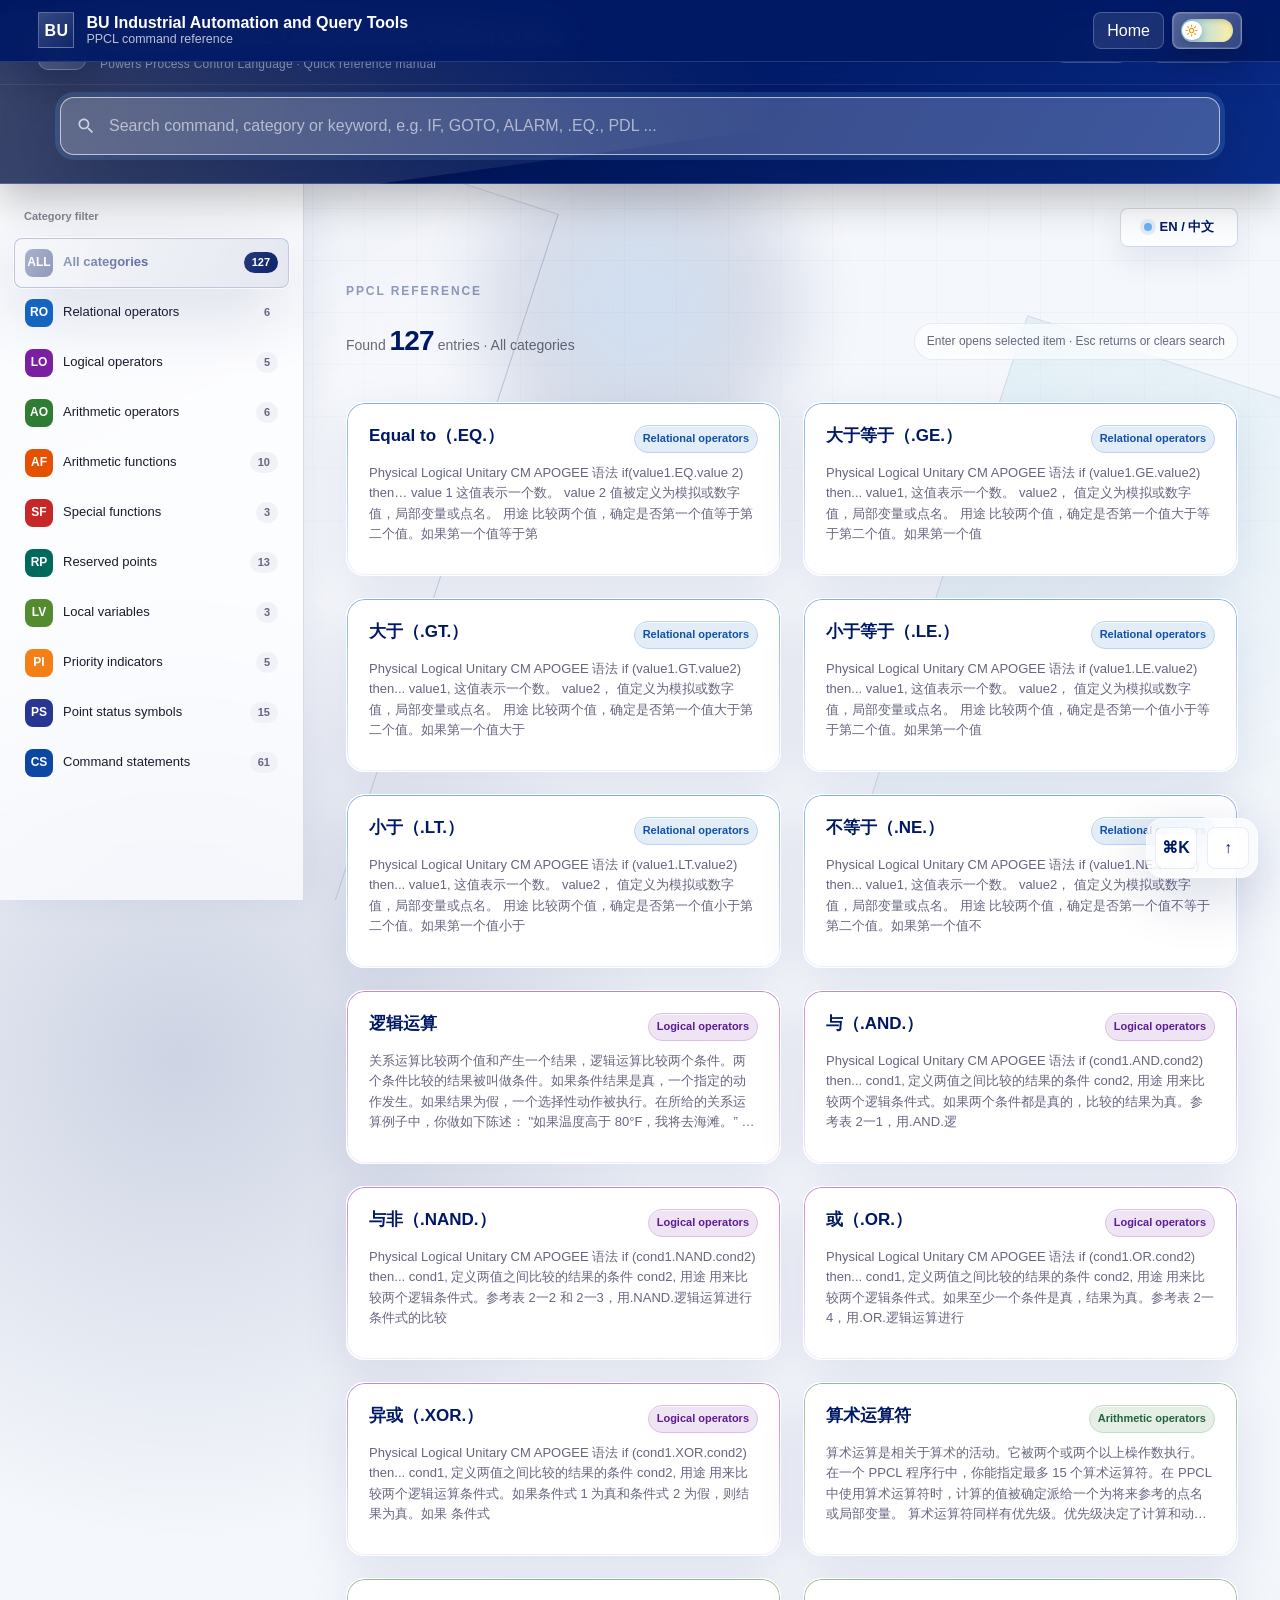
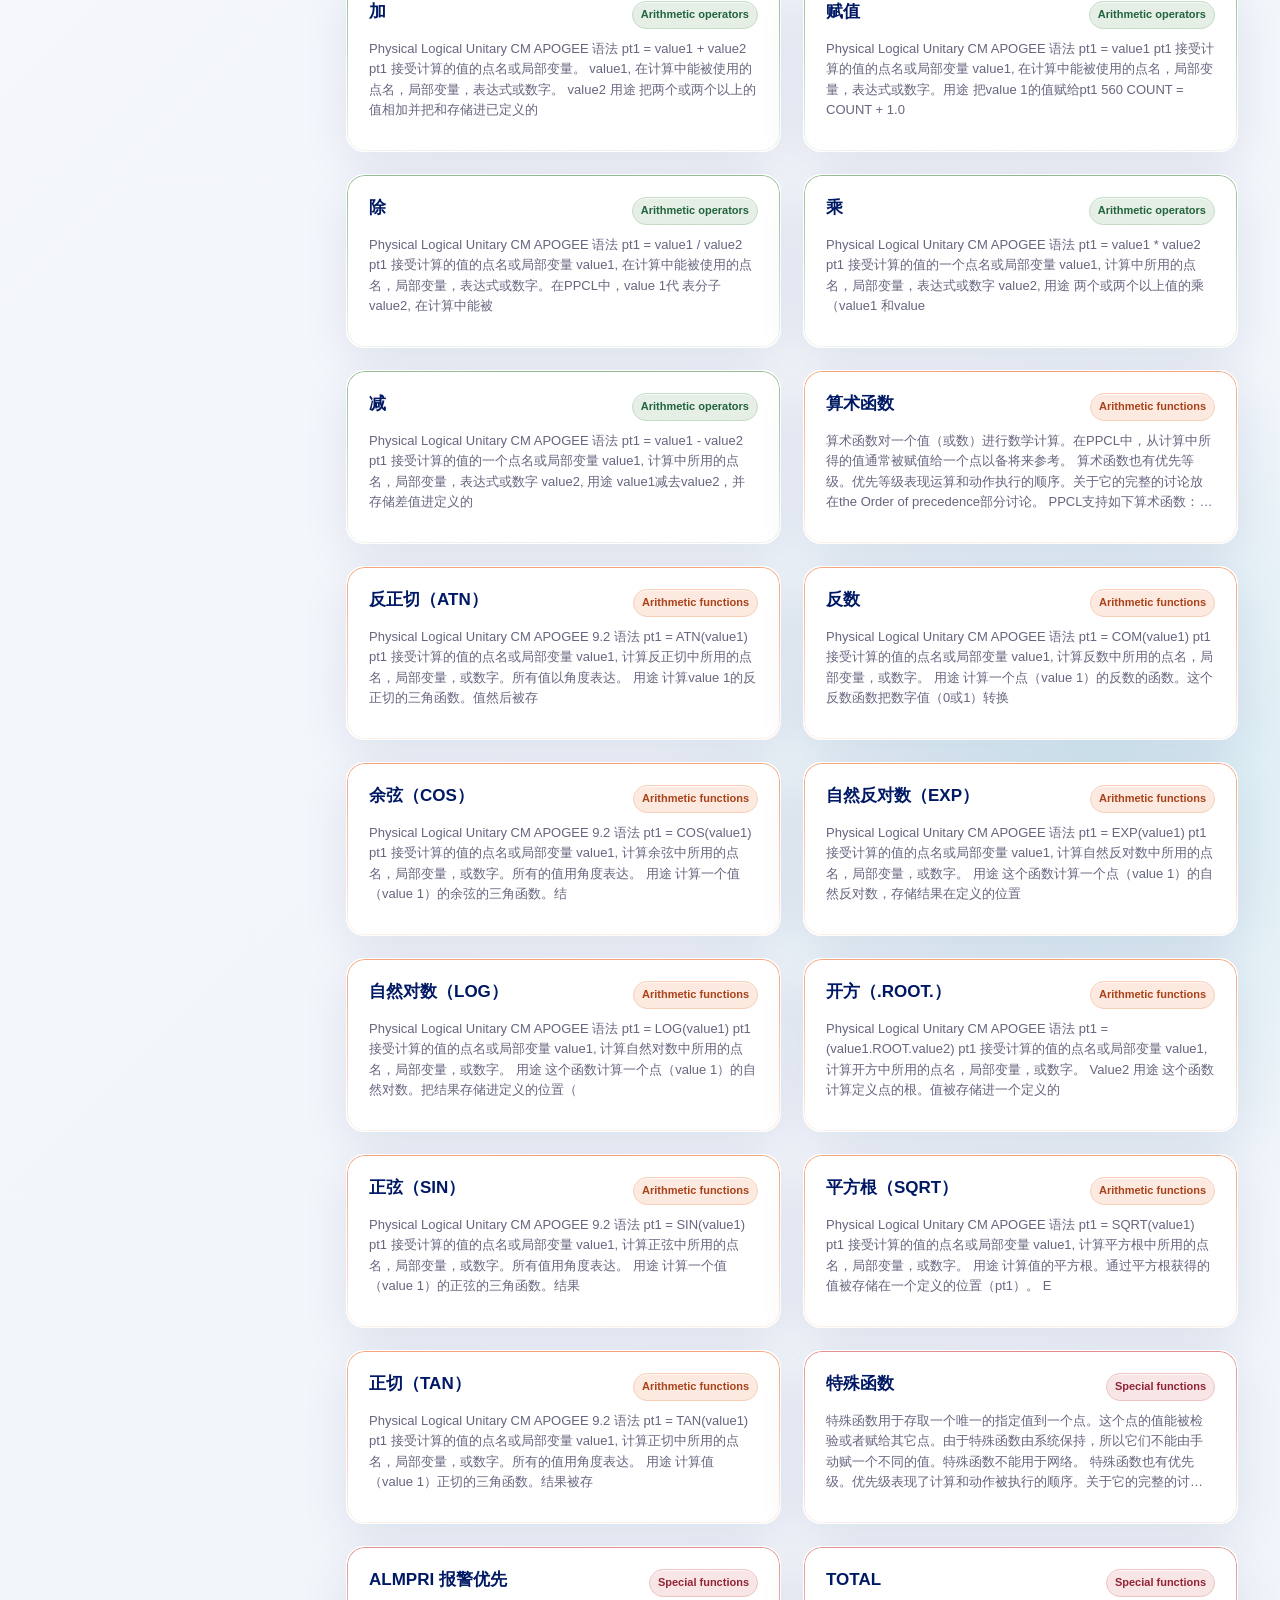
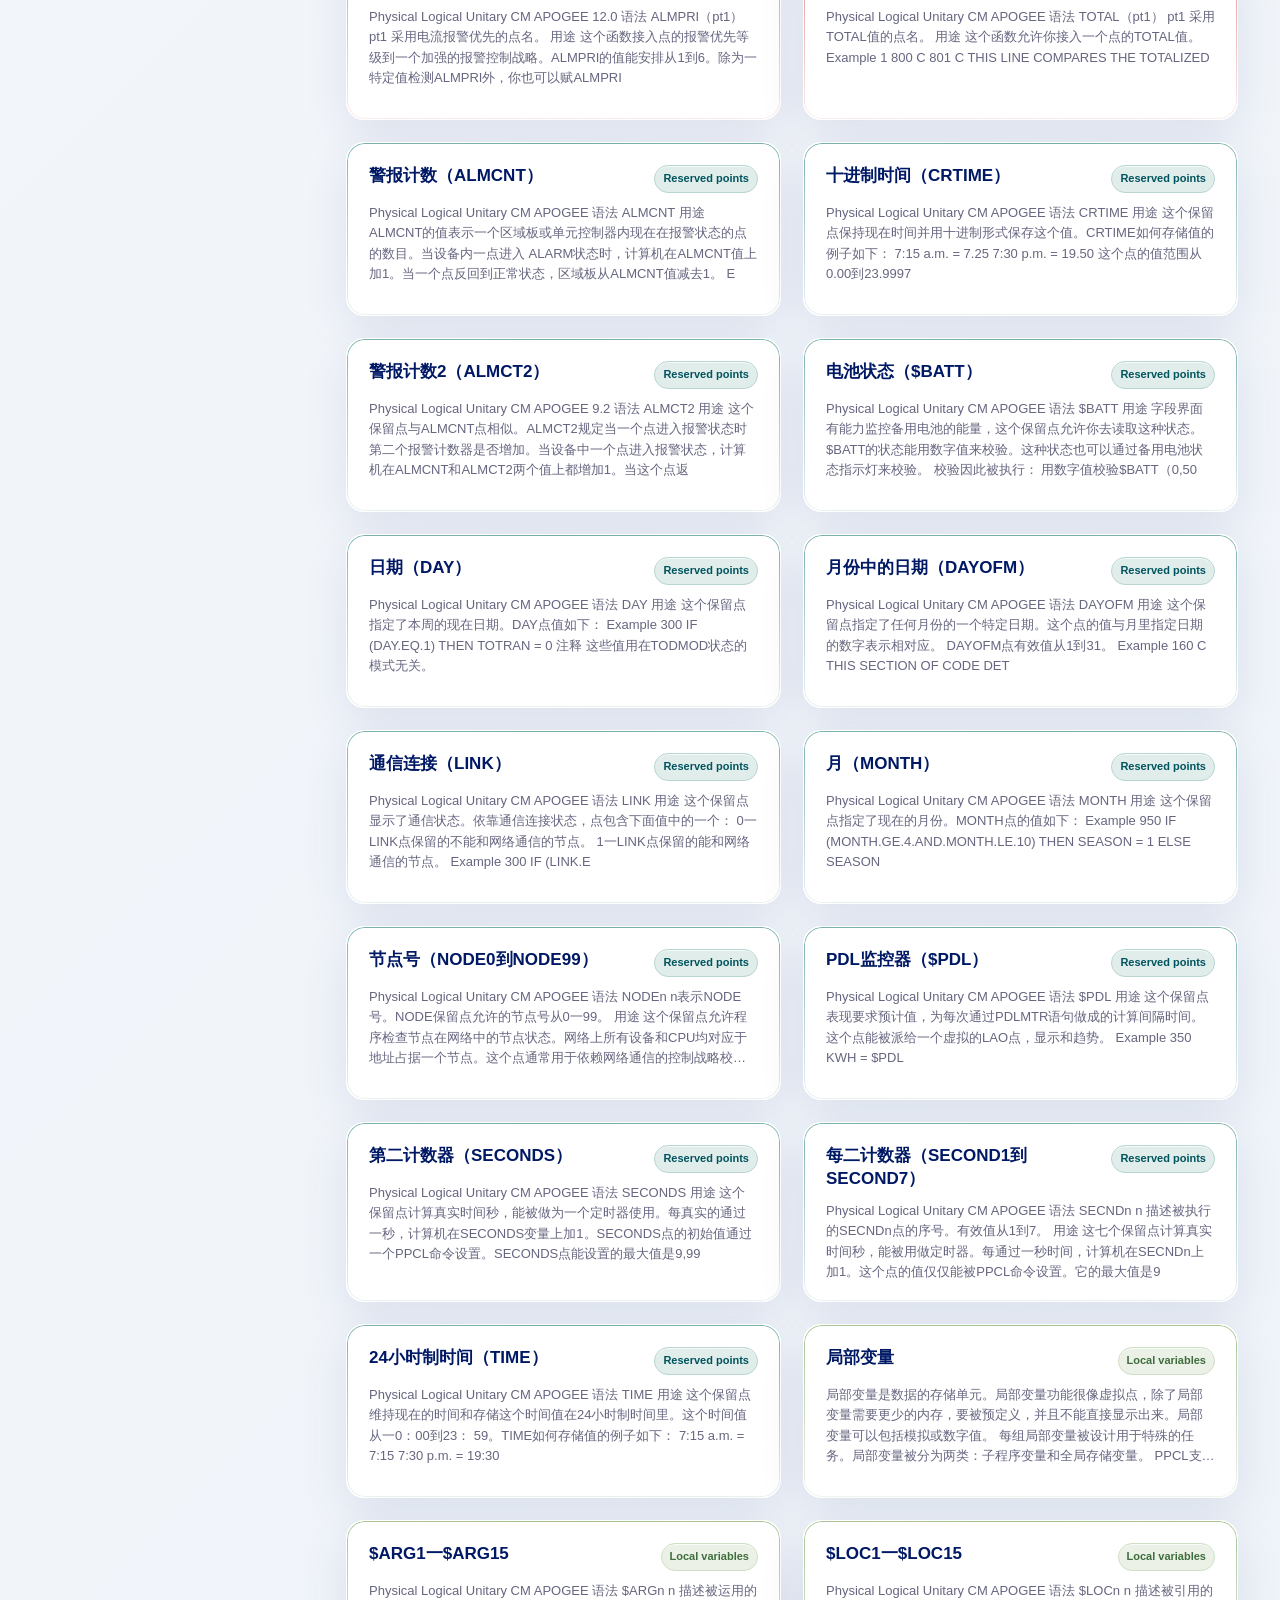
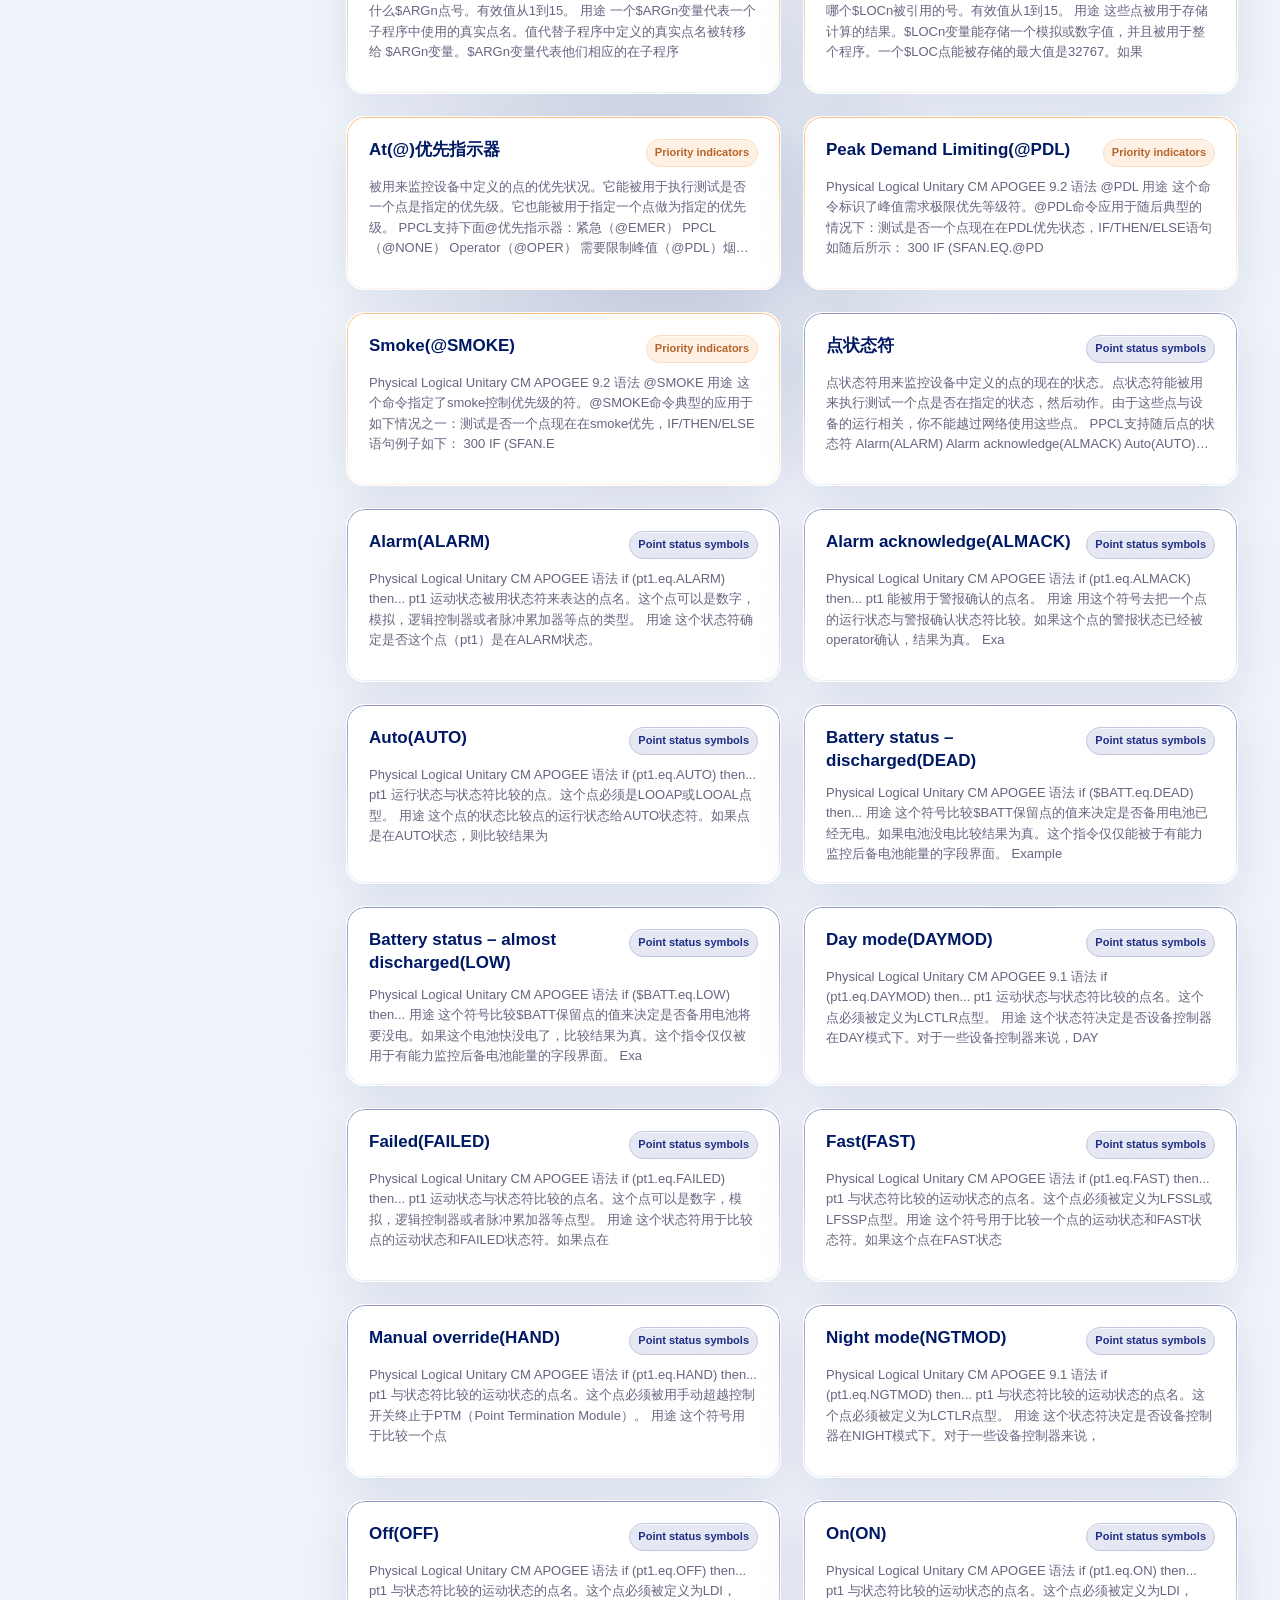
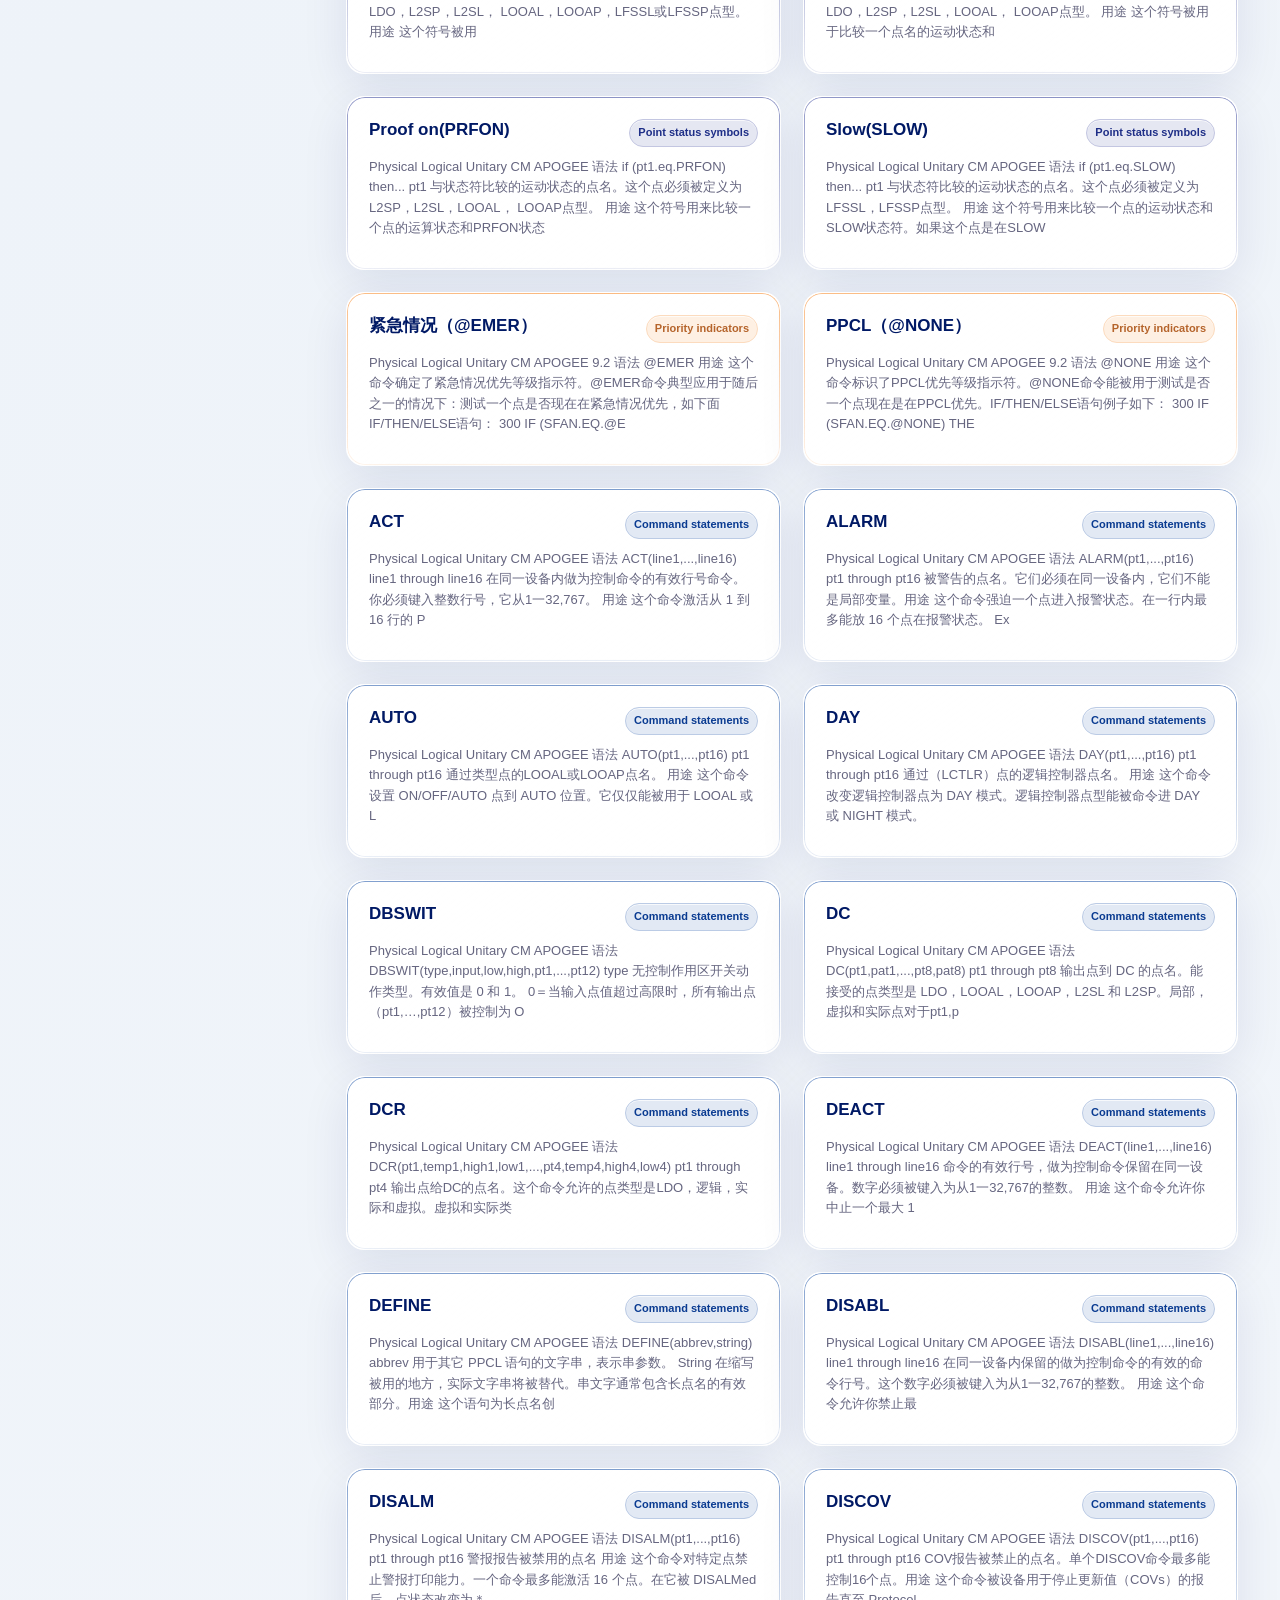
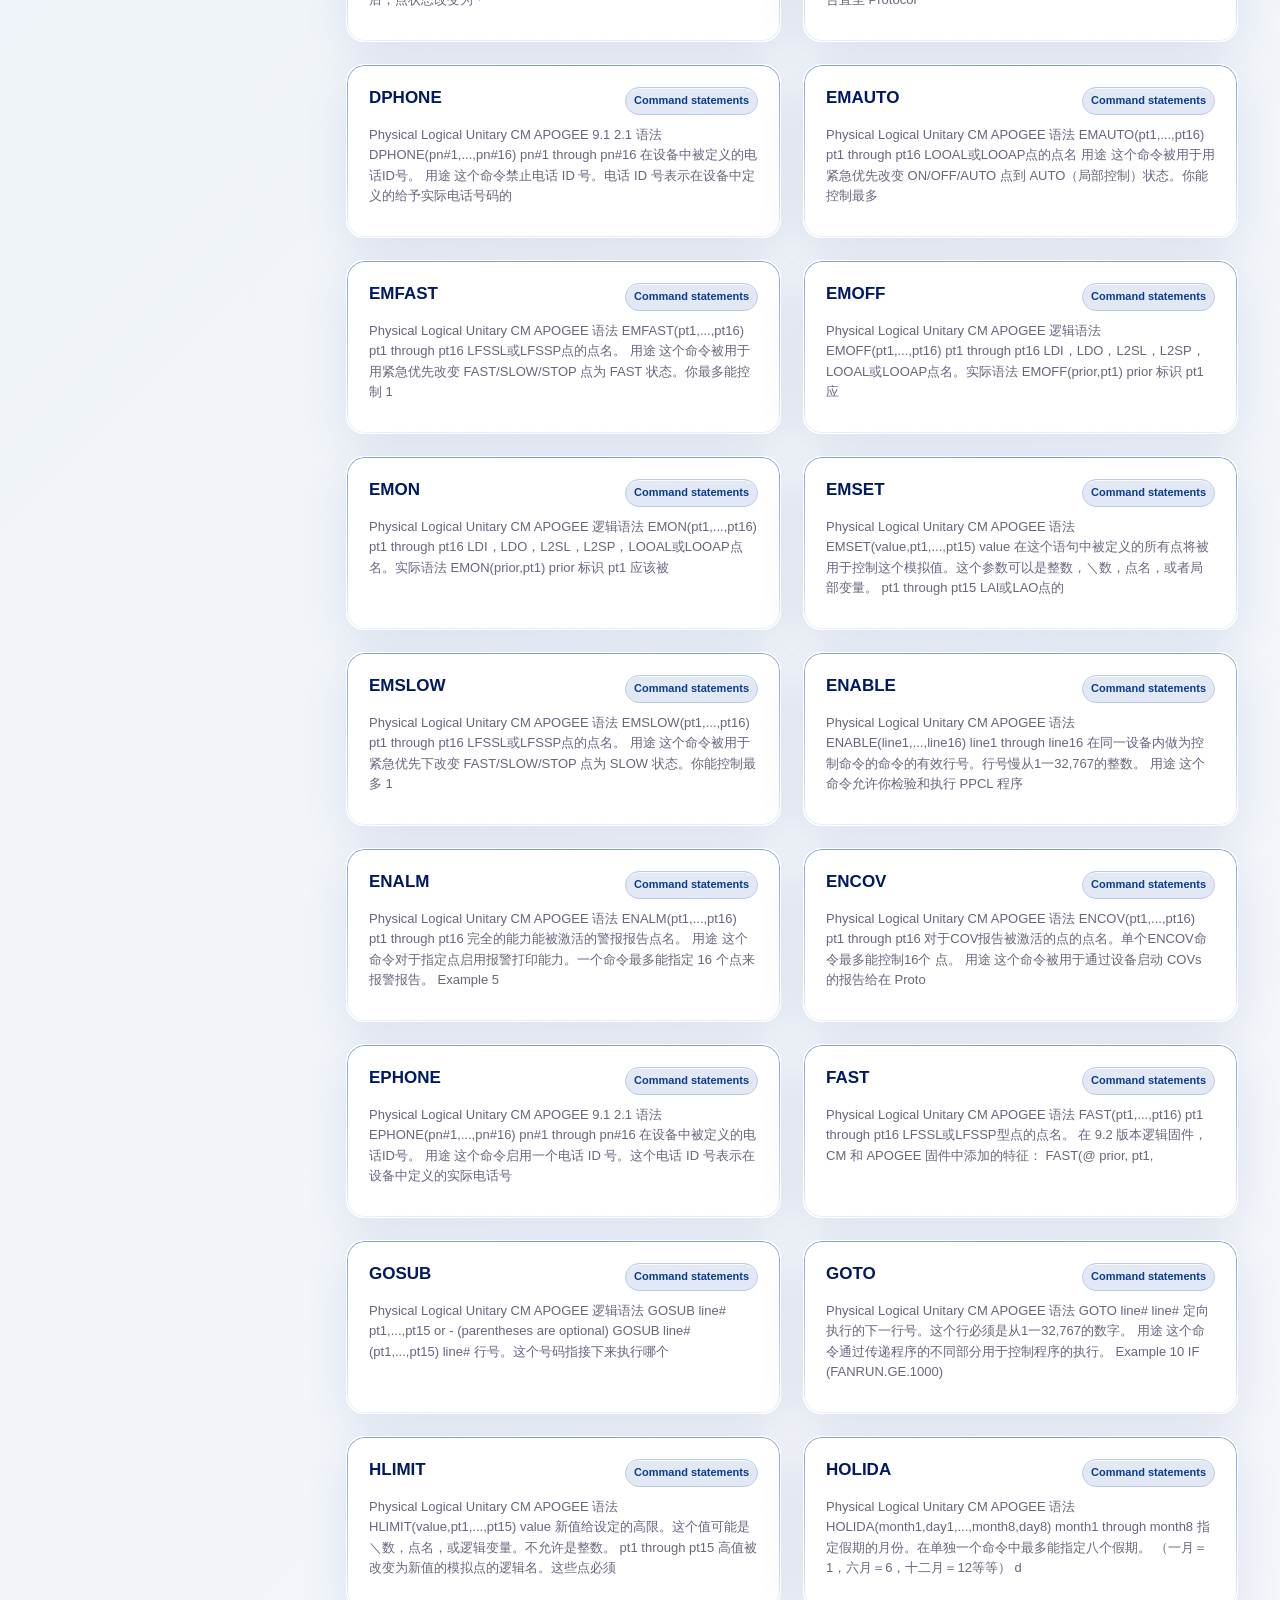
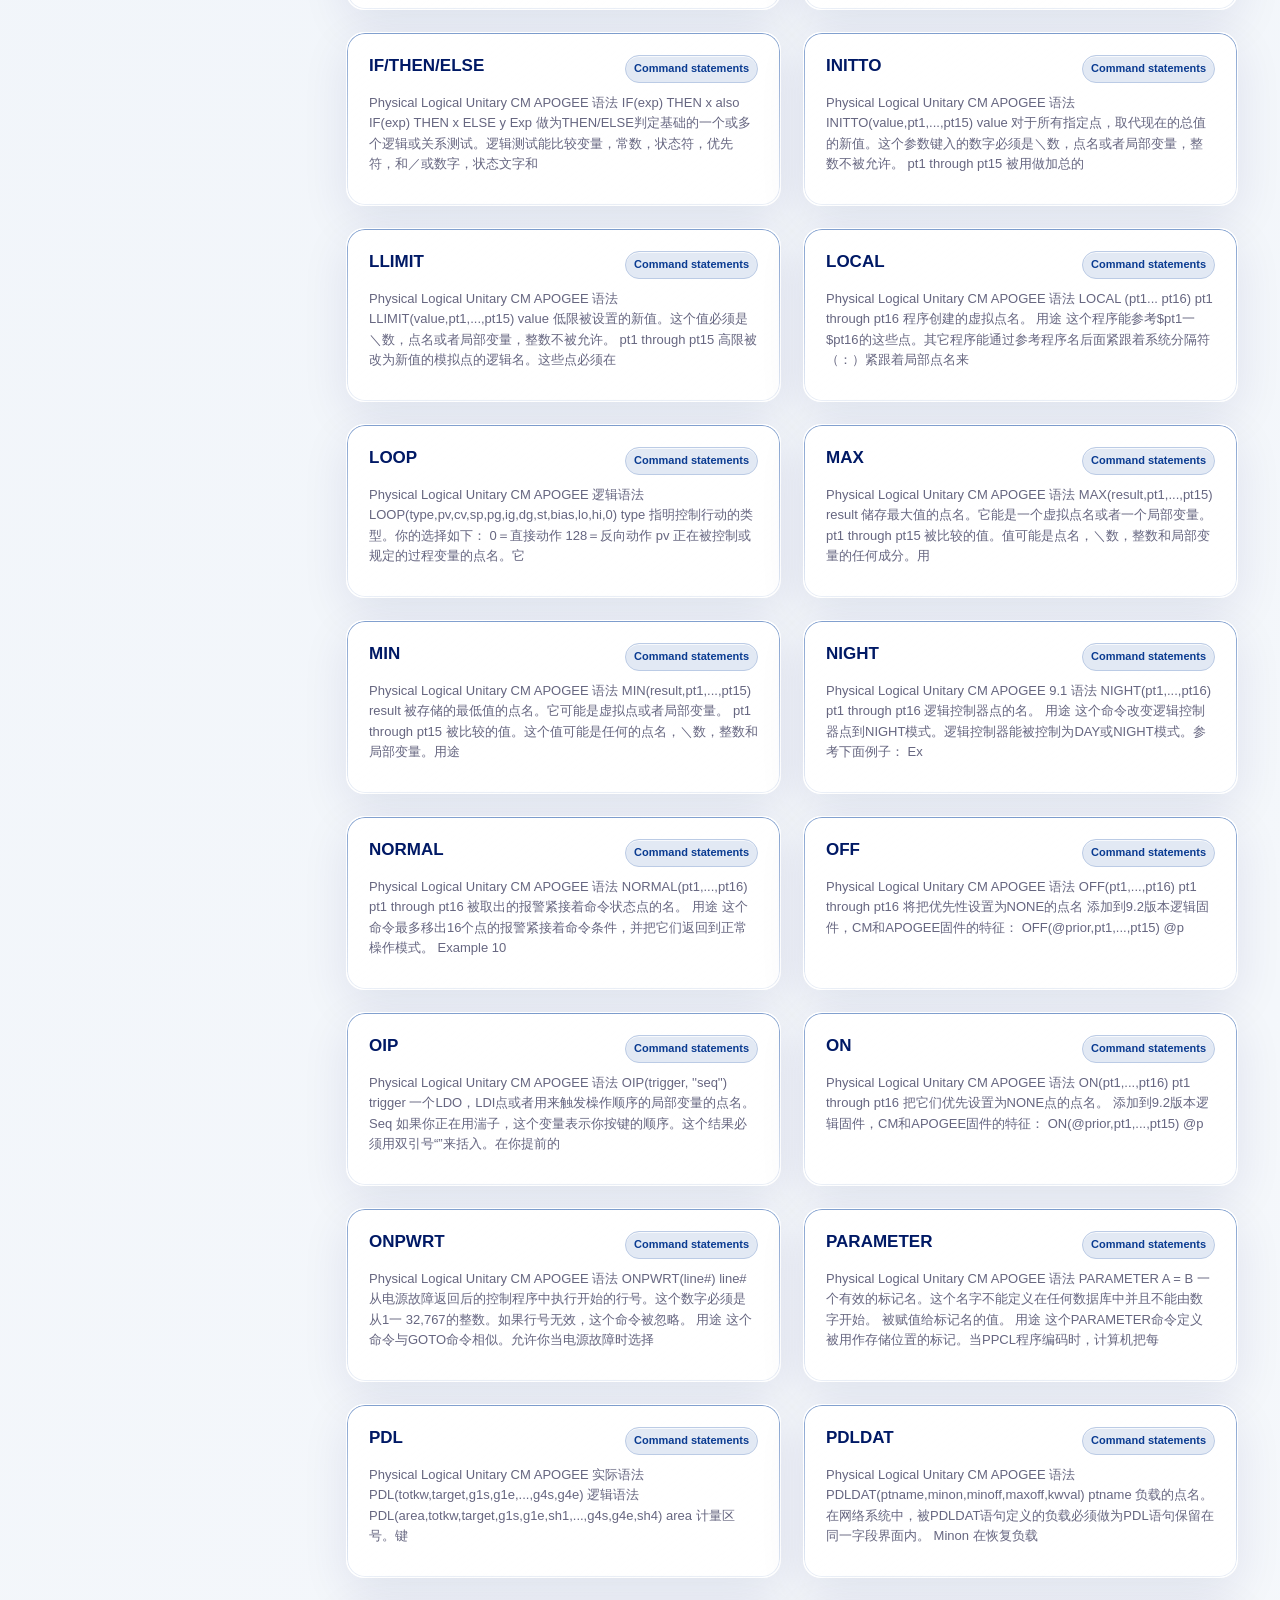
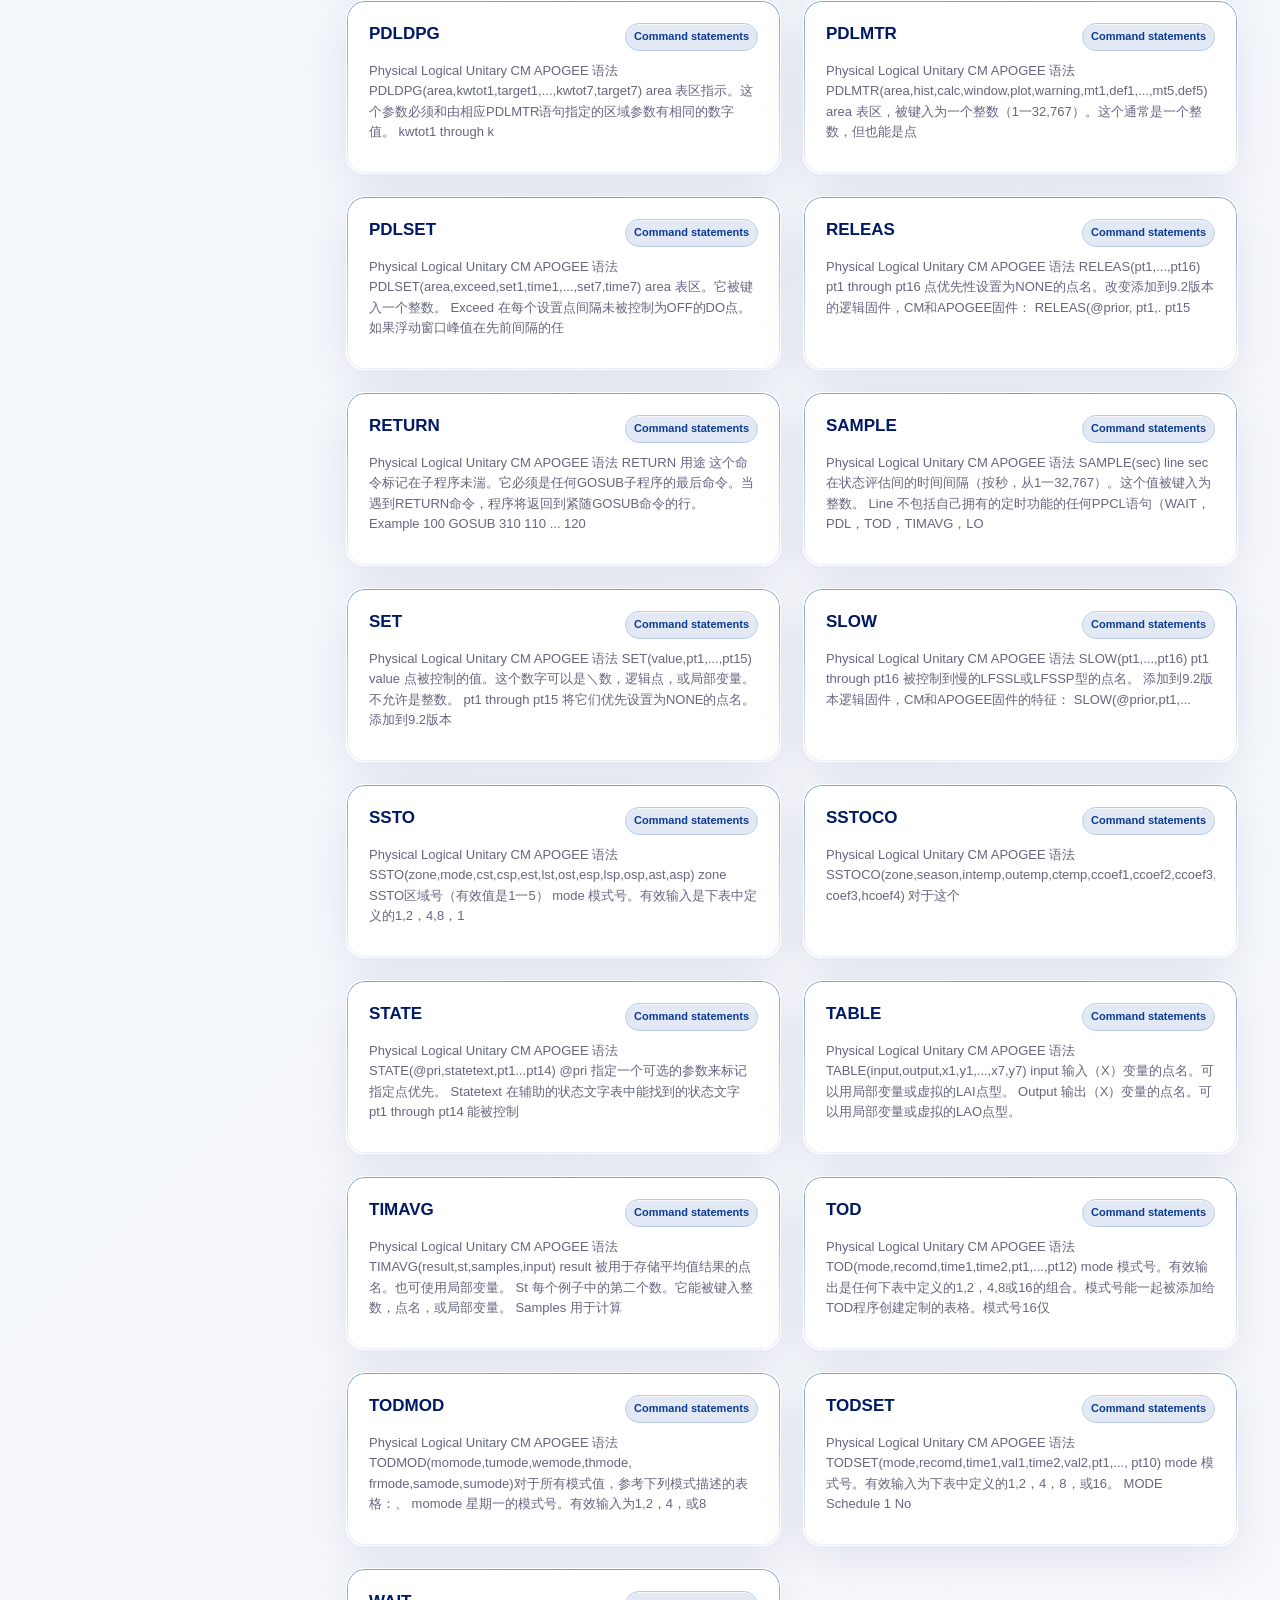
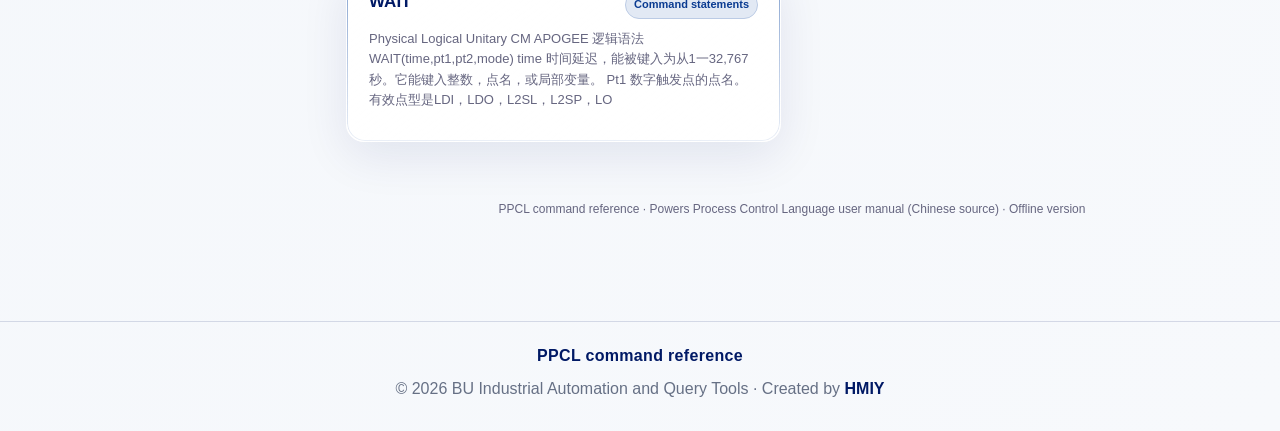
<file: _system/modules/p0/index.html>
<!DOCTYPE html>
<html lang="en">
<head>
<meta charset="UTF-8">
<meta name="viewport" content="width=device-width, initial-scale=1.0">
<link rel="stylesheet" href="../../ui/portal.css">
<title>PPCL 命令查询工具</title>
<style>
* {
    margin: 0;
    padding: 0;
    box-sizing: border-box;
}

:root {
    --primary: #001965;
    --primary-light: #0a2d8a;
    --primary-dark: #000d3a;
    --accent: #4a90d9;
    --accent-light: #6bb3f0;
    --bg: #f0f2f7;
    --card-bg: #ffffff;
    --text: #1a1a2e;
    --text-light: #666680;
    --border: #d8dce6;
    --shadow: 0 10px 30px rgba(0,25,101,0.08);
    --shadow-hover: 0 18px 44px rgba(0,25,101,0.16);
    --radius: 10px;
    --transition: all 0.24s cubic-bezier(0.4, 0, 0.2, 1);
    --header-height: 142px;
}

html {
    scroll-behavior: smooth;
}

body {
    font-family: -apple-system, BlinkMacSystemFont, 'Segoe UI', 'Microsoft YaHei', 'PingFang SC', sans-serif;
    background:
        radial-gradient(circle at top left, rgba(74,144,217,0.16), transparent 28rem),
        linear-gradient(180deg, #f7f9fd 0%, var(--bg) 38%);
    color: var(--text);
    line-height: 1.6;
    min-height: 100vh;
}

button,
input {
    font: inherit;
}

.header {
    background:
        linear-gradient(135deg, rgba(0,13,58,0.96) 0%, rgba(0,25,101,0.98) 52%, rgba(10,45,138,0.98) 100%);
    color: white;
    position: fixed;
    top: 0;
    left: 0;
    right: 0;
    z-index: 1000;
    box-shadow: 0 16px 38px rgba(0,0,0,0.24);
}

.header::after {
    content: '';
    position: absolute;
    left: 0;
    right: 0;
    bottom: 0;
    height: 1px;
    background: rgba(255,255,255,0.18);
}

.header-top {
    display: flex;
    align-items: center;
    justify-content: space-between;
    gap: 24px;
    padding: 16px 32px 12px;
    border-bottom: 1px solid rgba(255,255,255,0.12);
}

.brand {
    display: flex;
    align-items: center;
    gap: 14px;
    min-width: 0;
}

.brand-icon {
    width: 44px;
    height: 44px;
    background: rgba(255,255,255,0.14);
    border: 1px solid rgba(255,255,255,0.2);
    border-radius: 10px;
    display: flex;
    align-items: center;
    justify-content: center;
    font-size: 20px;
    font-weight: 800;
    box-shadow: inset 0 1px 0 rgba(255,255,255,0.16);
    flex: 0 0 auto;
}

.brand-text h1 {
    font-size: 20px;
    font-weight: 750;
    line-height: 1.2;
}

.brand-text p {
    margin-top: 3px;
    font-size: 12px;
    opacity: 0.76;
}

.header-stats {
    display: flex;
    gap: 10px;
    flex-wrap: wrap;
    justify-content: flex-end;
}

.header-stats span {
    background: rgba(255,255,255,0.12);
    border: 1px solid rgba(255,255,255,0.16);
    color: rgba(255,255,255,0.9);
    padding: 6px 12px;
    border-radius: 999px;
    font-size: 12px;
    white-space: nowrap;
}

.search-bar {
    padding: 12px 32px 18px;
}

.search-wrapper {
    position: relative;
    max-width: 1180px;
    margin: 0 auto;
}

.search-wrapper svg {
    position: absolute;
    left: 16px;
    top: 50%;
    transform: translateY(-50%);
    width: 20px;
    height: 20px;
    fill: rgba(255,255,255,0.7);
    pointer-events: none;
}

#searchInput {
    width: 100%;
    height: 48px;
    padding: 0 48px;
    border: 1px solid rgba(255,255,255,0.24);
    border-radius: var(--radius);
    background: rgba(255,255,255,0.12);
    color: white;
    font-size: 15px;
    outline: none;
    transition: var(--transition);
    box-shadow: inset 0 1px 0 rgba(255,255,255,0.08);
}

#searchInput::placeholder {
    color: rgba(255,255,255,0.58);
}

#searchInput:focus {
    border-color: rgba(255,255,255,0.62);
    background: rgba(255,255,255,0.18);
    box-shadow: 0 0 0 4px rgba(255,255,255,0.12);
}

#clearSearch {
    position: absolute;
    right: 12px;
    top: 50%;
    transform: translateY(-50%);
    background: rgba(255,255,255,0.18);
    border: 1px solid rgba(255,255,255,0.22);
    color: white;
    width: 28px;
    height: 28px;
    border-radius: 999px;
    cursor: pointer;
    display: none;
    align-items: center;
    justify-content: center;
    transition: var(--transition);
}

#clearSearch:hover {
    background: rgba(255,255,255,0.28);
}

.main-container {
    display: flex;
    margin-top: var(--header-height);
    min-height: calc(100vh - var(--header-height));
}

.sidebar {
    width: 280px;
    background: rgba(255,255,255,0.92);
    border-right: 1px solid var(--border);
    padding: 20px 12px;
    position: fixed;
    top: var(--header-height);
    left: 0;
    bottom: 0;
    overflow-y: auto;
    z-index: 100;
}

.sidebar-title {
    padding: 0 10px 12px;
    font-size: 12px;
    font-weight: 700;
    color: var(--text-light);
}

.category-item {
    width: 100%;
    display: flex;
    align-items: center;
    gap: 10px;
    padding: 10px 10px;
    border: 1px solid transparent;
    border-radius: 8px;
    background: transparent;
    color: var(--text);
    cursor: pointer;
    text-align: left;
    transition: var(--transition);
}

.category-item:hover {
    background: rgba(0,25,101,0.05);
    border-color: rgba(0,25,101,0.08);
}

.category-item.active {
    background: rgba(0,25,101,0.09);
    border-color: rgba(0,25,101,0.16);
    color: var(--primary);
    font-weight: 700;
}

.category-icon {
    width: 28px;
    height: 28px;
    border-radius: 8px;
    display: inline-flex;
    align-items: center;
    justify-content: center;
    color: white;
    background: var(--primary);
    font-size: 12px;
    font-weight: 800;
    flex: 0 0 auto;
}

.category-name {
    flex: 1;
    min-width: 0;
    font-size: 13px;
    overflow: hidden;
    text-overflow: ellipsis;
    white-space: nowrap;
}

.category-count {
    background: var(--bg);
    color: var(--text-light);
    font-size: 11px;
    padding: 2px 8px;
    border-radius: 999px;
    font-weight: 700;
}

.category-item.active .category-count {
    background: var(--primary);
    color: white;
}

.content {
    flex: 1;
    margin-left: 280px;
    padding: 28px 32px 36px;
    max-width: calc(100% - 280px);
}

.results-header {
    display: flex;
    justify-content: space-between;
    align-items: flex-end;
    gap: 16px;
    margin-bottom: 18px;
}

.results-count {
    color: var(--text-light);
    font-size: 14px;
}

.results-count strong {
    color: var(--primary);
    font-size: 18px;
}

.view-hint {
    color: var(--text-light);
    font-size: 12px;
}

.results-grid {
    display: grid;
    grid-template-columns: repeat(auto-fill, minmax(310px, 1fr));
    gap: 16px;
}

.result-card {
    min-height: 146px;
    background: var(--card-bg);
    border-radius: var(--radius);
    padding: 18px 18px 16px;
    cursor: pointer;
    transition: var(--transition);
    box-shadow: var(--shadow);
    border: 1px solid rgba(216,220,230,0.95);
    position: relative;
    overflow: hidden;
    animation: fadeIn 0.28s ease forwards;
}

.result-card::before {
    content: '';
    position: absolute;
    inset: 0 auto 0 0;
    width: 4px;
    background: var(--category-color, var(--primary));
    opacity: 0.9;
}

.result-card:hover,
.result-card:focus-visible {
    box-shadow: var(--shadow-hover);
    transform: translateY(-3px);
    border-color: rgba(74,144,217,0.65);
    outline: none;
}

.result-card-header {
    display: flex;
    align-items: flex-start;
    justify-content: space-between;
    gap: 12px;
    margin-bottom: 10px;
}

.result-card-title {
    color: var(--primary);
    font-size: 15px;
    font-weight: 750;
    line-height: 1.45;
    word-break: break-word;
}

.result-card-badge {
    border: 1px solid color-mix(in srgb, var(--category-color, var(--accent)) 28%, white);
    background: color-mix(in srgb, var(--category-color, var(--accent)) 12%, white);
    color: color-mix(in srgb, var(--category-color, var(--accent)) 74%, #001965);
    font-size: 11px;
    padding: 4px 8px;
    border-radius: 999px;
    white-space: nowrap;
    font-weight: 700;
    flex-shrink: 0;
}

.result-card-preview {
    color: var(--text-light);
    font-size: 13px;
    line-height: 1.58;
    display: -webkit-box;
    -webkit-line-clamp: 3;
    -webkit-box-orient: vertical;
    overflow: hidden;
}

.detail-view {
    display: none;
}

.detail-view.active {
    display: block;
    animation: fadeIn 0.24s ease forwards;
}

.detail-toolbar {
    display: flex;
    align-items: center;
    justify-content: space-between;
    gap: 12px;
    margin-bottom: 16px;
}

.detail-back,
.detail-nav-btn {
    display: inline-flex;
    align-items: center;
    justify-content: center;
    gap: 8px;
    min-height: 38px;
    padding: 8px 14px;
    border-radius: 8px;
    border: 1px solid var(--border);
    background: var(--card-bg);
    color: var(--primary);
    cursor: pointer;
    font-size: 13px;
    font-weight: 700;
    transition: var(--transition);
}

.detail-back:hover,
.detail-nav-btn:hover {
    background: var(--primary);
    border-color: var(--primary);
    color: white;
}

.detail-index {
    color: var(--text-light);
    font-size: 13px;
}

.detail-card {
    background: var(--card-bg);
    border-radius: var(--radius);
    box-shadow: var(--shadow);
    border: 1px solid var(--border);
    overflow: hidden;
}

.detail-card-header {
    background: linear-gradient(135deg, var(--primary) 0%, var(--primary-light) 100%);
    color: white;
    padding: 26px 30px;
}

.detail-card-title {
    font-size: 24px;
    font-weight: 800;
    line-height: 1.25;
    margin-bottom: 10px;
}

.detail-card-category {
    display: inline-flex;
    align-items: center;
    background: rgba(255,255,255,0.16);
    border: 1px solid rgba(255,255,255,0.18);
    border-radius: 999px;
    padding: 4px 12px;
    font-size: 12px;
    color: rgba(255,255,255,0.9);
}

.detail-card-body {
    padding: 28px 30px 30px;
}

.detail-content {
    color: var(--text);
    font-size: 14px;
    line-height: 1.82;
}

.detail-content .content-line {
    margin-bottom: 5px;
}

.detail-content .content-line.empty {
    height: 12px;
}

.detail-content .syntax-line,
.detail-content .example-line {
    overflow-x: auto;
    white-space: pre-wrap;
    word-break: break-word;
}

.detail-content .content-line.syntax-line {
    background: #f5f7fb;
    border-left: 4px solid var(--accent);
    border-radius: 8px;
    color: var(--primary);
    font-family: 'Cascadia Code', 'Consolas', 'Courier New', monospace;
    font-size: 13px;
    margin: 8px 0;
    padding: 9px 13px;
}

.detail-content .content-line.example-line {
    background: #f8f9fa;
    border: 1px solid #e8ebf2;
    border-radius: 8px;
    color: #2d3342;
    font-family: 'Cascadia Code', 'Consolas', 'Courier New', monospace;
    font-size: 13px;
    margin: 5px 0;
    padding: 7px 13px;
}

.detail-content .section-label {
    display: flex;
    align-items: center;
    gap: 8px;
    color: var(--primary);
    font-size: 14px;
    font-weight: 800;
    margin: 18px 0 6px;
}

.detail-content .section-label::before {
    content: '';
    width: 5px;
    height: 18px;
    border-radius: 3px;
    background: var(--accent);
}

.detail-nav {
    display: flex;
    justify-content: space-between;
    gap: 12px;
    margin-top: 24px;
    padding-top: 20px;
    border-top: 1px solid var(--border);
}

.detail-nav-btn.disabled {
    opacity: 0.35;
    pointer-events: none;
}

.no-results {
    text-align: center;
    padding: 70px 20px;
    color: var(--text-light);
}

.no-results svg {
    width: 72px;
    height: 72px;
    fill: #cfd5e2;
    margin-bottom: 16px;
}

.no-results h3 {
    color: var(--text);
    font-size: 18px;
    margin-bottom: 8px;
}

.no-results p {
    font-size: 14px;
}

mark {
    background: #fff1a8;
    color: inherit;
    padding: 1px 3px;
    border-radius: 4px;
}

::-webkit-scrollbar {
    width: 8px;
    height: 8px;
}

::-webkit-scrollbar-track {
    background: transparent;
}

::-webkit-scrollbar-thumb {
    background: #c4c8d4;
    border-radius: 999px;
}

::-webkit-scrollbar-thumb:hover {
    background: #a0a4b0;
}

.footer {
    color: var(--text-light);
    font-size: 12px;
    margin-top: 40px;
    padding: 18px 4px 0;
    text-align: center;
}

@keyframes fadeIn {
    from { opacity: 0; transform: translateY(8px); }
    to { opacity: 1; transform: translateY(0); }
}

@media (max-width: 900px) {
    :root {
        --header-height: 148px;
    }

    .header-top {
        align-items: flex-start;
        padding: 14px 16px 10px;
    }

    .brand-icon {
        width: 38px;
        height: 38px;
    }

    .brand-text h1 {
        font-size: 17px;
    }

    .brand-text p,
    .header-stats {
        display: none;
    }

    .search-bar {
        padding: 10px 16px 14px;
    }

    .sidebar {
        position: fixed;
        top: var(--header-height);
        width: 100%;
        height: 58px;
        bottom: auto;
        display: flex;
        gap: 8px;
        overflow-x: auto;
        overflow-y: hidden;
        padding: 9px 12px;
        border-right: none;
        border-bottom: 1px solid var(--border);
    }

    .sidebar-title {
        display: none;
    }

    .category-item {
        flex: 0 0 auto;
        width: auto;
        min-width: 118px;
        padding: 8px 10px;
    }

    .category-icon {
        display: none;
    }

    .category-name {
        max-width: 120px;
    }

    .content {
        margin-left: 0;
        max-width: 100%;
        padding: 76px 16px 30px;
    }

    .results-header {
        align-items: flex-start;
        flex-direction: column;
        gap: 4px;
    }

    .view-hint {
        display: none;
    }

    .results-grid {
        grid-template-columns: 1fr;
    }

    .detail-toolbar,
    .detail-nav {
        align-items: stretch;
        flex-direction: column;
    }

    .detail-index {
        order: -1;
    }

    .detail-card-header,
    .detail-card-body {
        padding: 22px 18px;
    }
}
</style>
<style id="premium-ppcl-ui">
:root {
    --ink: #070a16;
    --ink-soft: #10172a;
    --surface: rgba(255,255,255,0.78);
    --surface-strong: rgba(255,255,255,0.94);
    --glass-line: rgba(255,255,255,0.42);
    --premium-shadow: 0 24px 80px rgba(0,25,101,0.16);
    --premium-ring: 0 0 0 1px rgba(255,255,255,0.7), 0 20px 70px rgba(0,25,101,0.16);
}

body {
    background:
        linear-gradient(120deg, rgba(240,242,247,0.96), rgba(255,255,255,0.94) 42%, rgba(232,240,250,0.96)),
        var(--bg);
    overflow-x: hidden;
}

body::before {
    content: '';
    position: fixed;
    inset: 0;
    pointer-events: none;
    background:
        linear-gradient(100deg, rgba(0,25,101,0.12), transparent 34%, rgba(74,144,217,0.16) 64%, transparent),
        repeating-linear-gradient(90deg, rgba(0,25,101,0.028) 0 1px, transparent 1px 88px);
    mask-image: linear-gradient(to bottom, #000 0, transparent 62%);
    z-index: -3;
}

body::after {
    content: '';
    position: fixed;
    width: 420px;
    height: 420px;
    left: var(--spot-x, 50%);
    top: var(--spot-y, 34%);
    transform: translate(-50%, -50%);
    background: radial-gradient(circle, rgba(74,144,217,0.22), rgba(0,25,101,0.12) 38%, transparent 68%);
    filter: blur(18px);
    pointer-events: none;
    transition: opacity 0.35s ease;
    z-index: -2;
}

.header {
    min-height: 184px;
    background:
        linear-gradient(120deg, rgba(0,13,58,0.98), rgba(0,25,101,0.94) 46%, rgba(10,45,138,0.92)),
        var(--primary);
    backdrop-filter: blur(24px) saturate(135%);
    overflow: hidden;
}

.header::before {
    content: '';
    position: absolute;
    inset: -40% -10% auto;
    height: 220px;
    background: linear-gradient(90deg, transparent, rgba(255,255,255,0.22), transparent);
    transform: rotate(-8deg) translateX(var(--shine-x, -42%));
    transition: transform 0.18s linear;
}

.header-top {
    padding: 18px 38px 10px;
    border-bottom-color: rgba(255,255,255,0.08);
}

.brand-icon {
    position: relative;
    width: 48px;
    height: 48px;
    background: linear-gradient(145deg, rgba(255,255,255,0.26), rgba(255,255,255,0.08));
    box-shadow: inset 0 1px 0 rgba(255,255,255,0.34), 0 18px 44px rgba(0,0,0,0.24);
}

.brand-icon::after {
    content: '';
    position: absolute;
    inset: 8px;
    border-radius: 8px;
    border: 1px solid rgba(255,255,255,0.24);
}

.brand-text h1 {
    font-size: clamp(20px, 2.2vw, 30px);
    letter-spacing: 0;
}

.brand-text p {
    color: rgba(255,255,255,0.68);
    letter-spacing: 0.02em;
}

.header-stats span {
    color: rgba(255,255,255,0.86);
    background: rgba(255,255,255,0.11);
    box-shadow: inset 0 1px 0 rgba(255,255,255,0.18);
}

.search-bar {
    padding: 12px 38px 24px;
}

.search-wrapper {
    max-width: min(1160px, calc(100vw - 48px));
}

#searchInput {
    height: 58px;
    border-radius: 14px;
    border-color: rgba(255,255,255,0.3);
    background: rgba(255,255,255,0.16);
    box-shadow: inset 0 1px 0 rgba(255,255,255,0.2), 0 18px 55px rgba(0,0,0,0.16);
    font-size: 16px;
}

#searchInput:focus {
    background: rgba(255,255,255,0.22);
    box-shadow: 0 0 0 5px rgba(107,179,240,0.18), 0 20px 70px rgba(0,0,0,0.2);
}

.main-container {
    margin-top: 184px;
}

.sidebar {
    top: 184px;
    width: 304px;
    padding: 24px 14px;
    background: rgba(255,255,255,0.72);
    backdrop-filter: blur(22px) saturate(145%);
    box-shadow: 10px 0 36px rgba(0,25,101,0.06);
}

.sidebar-title {
    font-size: 11px;
    color: rgba(26,26,46,0.52);
}

.category-item {
    position: relative;
    min-height: 46px;
    border-radius: 12px;
    transform: translateZ(0);
}

.category-item::after {
    content: '';
    position: absolute;
    inset: 0;
    border-radius: inherit;
    background: linear-gradient(120deg, rgba(255,255,255,0.7), transparent);
    opacity: 0;
    transition: opacity 0.25s ease;
    pointer-events: none;
}

.category-item:hover::after,
.category-item.active::after {
    opacity: 1;
}

.category-item.active {
    box-shadow: var(--premium-ring);
}

.content {
    margin-left: 304px;
    max-width: calc(100% - 304px);
    padding: 34px 42px 54px;
    position: relative;
}

.content::before {
    content: 'PPCL Reference';
    display: block;
    color: rgba(0,25,101,0.42);
    font-size: 12px;
    font-weight: 800;
    letter-spacing: 0.16em;
    text-transform: uppercase;
    margin: 2px 0 8px;
}

.ppcl-page-tools {
    display: flex;
    justify-content: flex-end;
    align-items: center;
    position: absolute;
    top: -38px;
    right: 42px;
    z-index: 5;
    min-height: 40px;
    margin: 0;
}

.ppcl-lang-toggle {
    display: inline-flex;
    align-items: center;
    justify-content: center;
    gap: 8px;
    min-width: 118px;
    min-height: 38px;
    padding: 8px 16px;
    border-radius: 999px;
    border: 1px solid rgba(0,25,101,0.16);
    background: rgba(255,255,255,0.72);
    color: var(--primary);
    font-size: 13px;
    font-weight: 800;
    letter-spacing: 0;
    cursor: pointer;
    box-shadow: 0 14px 30px rgba(0,25,101,0.08), inset 0 1px 0 rgba(255,255,255,0.82);
    backdrop-filter: blur(14px);
    transition: var(--transition);
}

.ppcl-lang-toggle::before {
    content: '';
    width: 8px;
    height: 8px;
    border-radius: 50%;
    background: var(--accent-light);
    box-shadow: 0 0 0 4px rgba(74,144,217,0.14);
}

.ppcl-lang-toggle:hover {
    transform: translateY(-2px);
    border-color: rgba(0,25,101,0.32);
    box-shadow: 0 18px 38px rgba(0,25,101,0.14), inset 0 1px 0 rgba(255,255,255,0.9);
}

body.portal-theme-dark .ppcl-lang-toggle {
    background: rgba(18,31,74,0.82);
    border-color: rgba(143,215,255,0.24);
    color: #eef7ff;
    box-shadow: 0 16px 34px rgba(0,0,0,0.28), inset 0 1px 0 rgba(255,255,255,0.08);
}

.results-header {
    align-items: center;
    padding: 10px 0 20px;
}

.results-count {
    color: rgba(26,26,46,0.64);
}

.results-count strong {
    font-size: 28px;
    letter-spacing: -0.03em;
}

.view-hint {
    padding: 8px 12px;
    border: 1px solid rgba(0,25,101,0.08);
    border-radius: 999px;
    background: rgba(255,255,255,0.56);
    backdrop-filter: blur(16px);
}

.results-grid {
    grid-template-columns: repeat(auto-fill, minmax(330px, 1fr));
    gap: 22px;
    perspective: 1200px;
}

.result-card {
    isolation: isolate;
    min-height: 174px;
    padding: 22px 22px 18px;
    border-radius: 18px;
    border-color: rgba(255,255,255,0.68);
    background:
        linear-gradient(145deg, rgba(255,255,255,0.96), rgba(255,255,255,0.68)),
        var(--card-bg);
    box-shadow: 0 14px 48px rgba(0,25,101,0.09);
    transform-style: preserve-3d;
    will-change: transform, box-shadow;
}

.result-card::before {
    inset: 0;
    width: auto;
    border-radius: inherit;
    background:
        radial-gradient(circle at var(--mx, 50%) var(--my, 20%), color-mix(in srgb, var(--category-color, var(--accent)) 22%, transparent), transparent 40%),
        linear-gradient(180deg, color-mix(in srgb, var(--category-color, var(--accent)) 72%, white), color-mix(in srgb, var(--category-color, var(--accent)) 12%, transparent));
    opacity: 0.72;
    mask: linear-gradient(#000 0 0) content-box, linear-gradient(#000 0 0);
    mask-composite: exclude;
    padding: 1px;
}

.result-card::after {
    content: '';
    position: absolute;
    inset: 0;
    border-radius: inherit;
    background: radial-gradient(circle at var(--mx, 50%) var(--my, 10%), rgba(255,255,255,0.72), transparent 32%);
    opacity: 0;
    transition: opacity 0.24s ease;
    z-index: -1;
}

.result-card:hover,
.result-card:focus-visible,
.result-card.is-tilting {
    box-shadow: 0 30px 90px rgba(0,25,101,0.18);
    transform: translateY(-8px) rotateX(var(--rx, 0deg)) rotateY(var(--ry, 0deg));
}

.result-card:hover::after,
.result-card:focus-visible::after {
    opacity: 1;
}

.result-card-title {
    font-size: 17px;
    line-height: 1.35;
}

.result-card-badge {
    border-radius: 999px;
    box-shadow: inset 0 1px 0 rgba(255,255,255,0.72);
}

.result-card-preview {
    font-size: 13px;
    -webkit-line-clamp: 4;
}

.no-results {
    border: 1px solid rgba(255,255,255,0.7);
    border-radius: 24px;
    background: rgba(255,255,255,0.62);
    box-shadow: var(--premium-shadow);
}

.detail-toolbar {
    position: sticky;
    top: 196px;
    z-index: 20;
    padding: 8px;
    border: 1px solid rgba(255,255,255,0.68);
    border-radius: 16px;
    background: rgba(255,255,255,0.62);
    backdrop-filter: blur(18px) saturate(140%);
    box-shadow: 0 18px 54px rgba(0,25,101,0.1);
}

.detail-back,
.detail-nav-btn,
.premium-action {
    border-radius: 12px;
    box-shadow: inset 0 1px 0 rgba(255,255,255,0.6);
}

.detail-card {
    border-radius: 24px;
    border-color: rgba(255,255,255,0.7);
    box-shadow: 0 28px 90px rgba(0,25,101,0.15);
}

.detail-card-header {
    position: relative;
    padding: 34px 38px;
    background:
        linear-gradient(130deg, rgba(0,13,58,1), rgba(0,25,101,0.96) 46%, rgba(74,144,217,0.78)),
        var(--primary);
    overflow: hidden;
}

.detail-card-header::after {
    content: '';
    position: absolute;
    inset: auto -10% -58% 18%;
    height: 180px;
    background: radial-gradient(ellipse, rgba(255,255,255,0.22), transparent 62%);
}

.detail-card-title {
    position: relative;
    z-index: 1;
    font-size: clamp(28px, 4vw, 46px);
    letter-spacing: -0.04em;
}

.detail-card-category {
    position: relative;
    z-index: 1;
}

.detail-card-body {
    padding: 34px 38px 38px;
    background: linear-gradient(180deg, rgba(255,255,255,0.94), rgba(248,250,254,0.94));
}

.detail-content .content-line.syntax-line,
.detail-content .content-line.example-line {
    border-radius: 14px;
    box-shadow: inset 0 1px 0 rgba(255,255,255,0.72);
}

.premium-command {
    position: fixed;
    inset: 0;
    display: none;
    align-items: flex-start;
    justify-content: center;
    padding-top: min(120px, 12vh);
    background: rgba(7,10,22,0.34);
    backdrop-filter: blur(20px);
    z-index: 3000;
}

.premium-command.active {
    display: flex;
}

.premium-panel {
    width: min(720px, calc(100vw - 28px));
    overflow: hidden;
    border: 1px solid rgba(255,255,255,0.62);
    border-radius: 22px;
    background: rgba(255,255,255,0.86);
    box-shadow: 0 34px 120px rgba(0,0,0,0.28);
}

.premium-command-head {
    display: flex;
    align-items: center;
    gap: 12px;
    padding: 16px;
    border-bottom: 1px solid rgba(0,25,101,0.08);
}

.premium-command-head input {
    flex: 1;
    min-width: 0;
    border: 0;
    outline: none;
    background: transparent;
    color: var(--text);
    font-size: 18px;
}

.premium-command-list {
    max-height: min(430px, 52vh);
    overflow: auto;
    padding: 8px;
}

.premium-command-item {
    display: grid;
    grid-template-columns: 1fr auto;
    gap: 10px;
    width: 100%;
    padding: 13px 14px;
    border: 0;
    border-radius: 14px;
    background: transparent;
    color: var(--text);
    text-align: left;
    cursor: pointer;
}

.premium-command-item:hover,
.premium-command-item.active {
    background: rgba(0,25,101,0.08);
}

.premium-command-item strong {
    font-size: 14px;
}

.premium-command-item span {
    color: var(--text-light);
    font-size: 12px;
}

.premium-floatbar {
    position: fixed;
    right: 22px;
    bottom: 22px;
    z-index: 1400;
    display: flex;
    gap: 10px;
    padding: 8px;
    border: 1px solid rgba(255,255,255,0.72);
    border-radius: 18px;
    background: rgba(255,255,255,0.66);
    backdrop-filter: blur(20px) saturate(145%);
    box-shadow: 0 18px 56px rgba(0,25,101,0.16);
}

.premium-action {
    min-width: 42px;
    height: 42px;
    border: 1px solid rgba(0,25,101,0.08);
    background: rgba(255,255,255,0.78);
    color: var(--primary);
    cursor: pointer;
    font-weight: 800;
}

.premium-progress {
    position: fixed;
    left: 0;
    top: 0;
    height: 3px;
    width: var(--read-progress, 0%);
    background: linear-gradient(90deg, var(--primary), var(--accent-light));
    z-index: 4000;
}

@media (prefers-reduced-motion: reduce) {
    *, *::before, *::after {
        animation-duration: 0.01ms !important;
        scroll-behavior: auto !important;
        transition-duration: 0.01ms !important;
    }
}

@media (max-width: 900px) {
    .header {
        min-height: 160px;
    }

    .main-container {
        margin-top: 160px;
    }

    .sidebar {
        top: 160px;
        width: 100%;
    }

    .content {
        margin-left: 0;
        max-width: 100%;
        padding: 76px 16px 34px;
    }

    .ppcl-page-tools {
        position: static;
        justify-content: flex-end;
        margin: -6px 0 14px;
    }

    .results-grid {
        grid-template-columns: 1fr;
        gap: 16px;
    }

    .detail-toolbar {
        top: 170px;
    }

    .premium-floatbar {
        right: 12px;
        bottom: 12px;
    }
}
</style>
</head>
<body>

<div class="header">
    <div class="header-top">
        <div class="brand">
            <div class="brand-icon">P</div>
            <div class="brand-text">
                <h1>NN-BU PPCL 命令查询工具</h1>
                <p>Powers Process Control Language · 快速检索手册</p>
            </div>
        </div>
        <div class="header-stats">
            <span id="totalCount">共 127 个词条</span>
            <span id="categoryTotal">共 10 个分类</span>
        </div>
    </div>
    <div class="search-bar">
        <div class="search-wrapper">
            <svg viewBox="0 0 24 24" aria-hidden="true"><path d="M15.5 14h-.79l-.28-.27C15.41 12.59 16 11.11 16 9.5 16 5.91 13.09 3 9.5 3S3 5.91 3 9.5 5.91 16 9.5 16c1.61 0 3.09-.59 4.23-1.57l.27.28v.79l5 4.99L20.49 19l-4.99-5zm-6 0C7.01 14 5 11.99 5 9.5S7.01 5 9.5 5 14 7.01 14 9.5 11.99 14 9.5 14z"/></svg>
            <input type="text" id="searchInput" placeholder="输入命令、类别或关键字，例如 IF、GOTO、ALARM、.EQ.、PDL ..." autocomplete="off" />
            <button id="clearSearch" type="button" onclick="clearSearchInput()" aria-label="清除搜索">×</button>
        </div>
    </div>
</div>

<div class="main-container">
    <aside class="sidebar" id="sidebar" aria-label="分类筛选"></aside>

    <main class="content">
        <div class="ppcl-page-tools">
            <button class="ppcl-lang-toggle" id="pageLangToggle" type="button">EN / 中文</button>
        </div>
        <section id="resultsView">
            <div class="results-header">
                <div class="results-count" id="resultsCount"></div>
                <div class="view-hint">Enter 打开选中项 · Esc 返回或清空搜索</div>
            </div>
            <div class="results-grid" id="resultsGrid"></div>
            <div class="no-results" id="noResults" style="display:none;">
                <svg viewBox="0 0 24 24" aria-hidden="true"><path d="M15.5 14h-.79l-.28-.27C15.41 12.59 16 11.11 16 9.5 16 5.91 13.09 3 9.5 3S3 5.91 3 9.5 5.91 16 9.5 16c1.61 0 3.09-.59 4.23-1.57l.27.28v.79l5 4.99L20.49 19l-4.99-5zm-6 0C7.01 14 5 11.99 5 9.5S7.01 5 9.5 5 14 7.01 14 9.5 11.99 14 9.5 14z"/></svg>
                <h3>未找到匹配的词条</h3>
                <p>换一个关键字，或清除搜索条件再试。</p>
            </div>
        </section>

        <section class="detail-view" id="detailView">
            <div class="detail-toolbar">
                <button class="detail-back" type="button" onclick="goBack()">← 返回列表</button>
                <div class="detail-index" id="detailIndex"></div>
            </div>
            <div class="detail-card">
                <div class="detail-card-header">
                    <div class="detail-card-title" id="detailTitle"></div>
                    <div class="detail-card-category" id="detailCategory"></div>
                </div>
                <div class="detail-card-body">
                    <div class="detail-content" id="detailContent"></div>
                    <div class="detail-nav">
                        <button class="detail-nav-btn" type="button" id="prevBtn" onclick="navPrev()">← 上一条</button>
                        <button class="detail-nav-btn" type="button" id="nextBtn" onclick="navNext()">下一条 →</button>
                    </div>
                </div>
            </div>
        </section>

        <div class="footer">
            PPCL 命令查询工具 · Powers Process Control Language 用户手册（中文版）· 离线版
        </div>
    </main>
</div>
<script>
// Database
const DB = [{"id": 0, "name": "Equal to（.EQ.）", "category": "关系运算符", "content": "Physical\tLogical\tUnitary\tCM\tAPOGEE\n\n语法\tif(value1.EQ.value 2) then… value 1\t这值表示一个数。\nvalue 2\t值被定义为模拟或数字值，局部变量或点名。\n用途\n比较两个值，确定是否第一个值等于第二个值。如果第一个值等于第二个值，比较结果为真。 Example\n500 C IF THE ROOM TEMP IS EQUAL TO 80,\n510 C THEN SET THE SET POINT TO 70.\n520 C\n530 IF (RMTEMP.EQ.80.0) THEN RMSET = 70.0\n注释\n某些点（主要是模拟输入）可以包括精确值。当比较全部数时，由于真实值不能与比较值完全匹配，结果可能是假。在用关系运算进行比较前，这是个知道点精度的好的方法。"}, {"id": 1, "name": "大于等于（.GE.）", "category": "关系运算符", "content": "Physical\tLogical\tUnitary\tCM\tAPOGEE\n\n语法\tif (value1.GE.value2) then... value1,\t这值表示一个数。\nvalue2，\t值定义为模拟或数字值，局部变量或点名。\n用途\n比较两个值，确定是否第一个值大于等于第二个值。如果第一个值大于等于第二个值，比较结果为真。\nExample\n700 C IF THE ROOM TEMP IS GREATER THAN\n710 C OR EQUAL TO 80, THEN SET THE SET\n720 C POINT TO 70\n730 C\n740 IF (RMTEMP.GE.80.0) THEN RMSET = 70.0"}, {"id": 2, "name": "大于（.GT.）", "category": "关系运算符", "content": "Physical\tLogical\tUnitary\tCM\tAPOGEE\n\n语法\tif (value1.GT.value2) then... value1,\t这值表示一个数。\nvalue2，\t值定义为模拟或数字值，局部变量或点名。\n用途\n比较两个值，确定是否第一个值大于第二个值。如果第一个值大于第二个值，比较结果为真。 Example\n250 C IF THE ROOM TEMP IS GREATER THAN\n260 C 80, THEN SET THE SET POINT TO 70\n270 C\n280 IF (RMTEMP.GT.80.0) THEN RMSET = 70.0"}, {"id": 3, "name": "小于等于（.LE.）", "category": "关系运算符", "content": "Physical\tLogical\tUnitary\tCM\tAPOGEE\n\n语法\tif (value1.LE.value2) then... value1,\t这值表示一个数。\nvalue2，\t值定义为模拟或数字值，局部变量或点名。\n用途\n比较两个值，确定是否第一个值小于等于第二个值。如果第一个值小于等于第二个值，比较结果为真。\nExample\n300 C IF THE ROOM TEMP IS LESS THAN OR\n310 C EQUAL TO 80, THEN SET THE SET POINT\n320 C TO 70\n330 C\n340 IF (RMTEMP.LE.80.0) THEN RMSET = 70.0"}, {"id": 4, "name": "小于（.LT.）", "category": "关系运算符", "content": "Physical\tLogical\tUnitary\tCM\tAPOGEE\n\n语法\tif (value1.LT.value2) then... value1,\t这值表示一个数。\nvalue2，\t值定义为模拟或数字值，局部变量或点名。\n用途\n比较两个值，确定是否第一个值小于第二个值。如果第一个值小于第二个值，比较结果为真。 Example\n900 C IF THE ROOM TEMP IS LESS THAN 80,\n910 C THEN SET THE SET POINT TO 70.\n920 C\n930 IF (RMTEMP.LT.80.0) THEN RMSET = 70.0"}, {"id": 5, "name": "不等于（.NE.）", "category": "关系运算符", "content": "Physical\tLogical\tUnitary\tCM\tAPOGEE\n\n语法\tif (value1.NE.value2) then... value1,\t这值表示一个数。\nvalue2，\t值定义为模拟或数字值，局部变量或点名。\n用途\n比较两个值，确定是否第一个值不等于第二个值。如果第一个值不等于第二个值，比较结果为真。 Example\n600 C IF THE ROOM TEMP IS NOT EQUAL TO\n610 C 80, THEN SET THE SET POINT TO 70.\n620 C\n630 IF (RMTEMP.NE.80.0) THEN RMSET = 70.0"}, {"id": 6, "name": "逻辑运算", "category": "逻辑运算符", "content": "关系运算比较两个值和产生一个结果，逻辑运算比较两个条件。两个条件比较的结果被叫做条件。如果条件结果是真，一个指定的动作发生。如果结果为假，一个选择性动作被执行。在所给的关系运算例子中，你做如下陈述：\n\"如果温度高于 80°F，我将去海滩。”\n你可以想扩大你的陈述去重视你的工作计划。你可能期待做如下陈述： \"如果温度高于80°F并且我不必去工作，那就去海滩。”\n在第二个例子中，你确定了两个条件。第一个是否温度是否超过80°F。第二个条件是是否你必须工作。在这个例子中的决定因素是两个条件都必须是真。两个条件比较的结果决定行动。\n即使这是个好天气，你不能去海滩，因为你必须工作。这个例子示范了逻辑运算如何执行。\n逻辑运算也有优先等级。优先等级描述了运算和动作执行的次序。关于这的完整的讨论将在The Order of precedence部分描述。\nPPCL支持随后的逻辑运算：与（.AND.）\n与非（.NAND.）或（.OR.）\n异或（.XOR.）\n下面详细描述每个逻辑运算。"}, {"id": 7, "name": "与（.AND.）", "category": "逻辑运算符", "content": "Physical\tLogical\tUnitary\tCM\tAPOGEE\n\n语法\tif (cond1.AND.cond2) then...\ncond1,\t定义两值之间比较的结果的条件 cond2,\n用途\t用来比较两个逻辑条件式。如果两个条件都是真的，比较的结果为真。参考表 2一1，用.AND.逻辑运算进行条件式的比较。\n表 2一1\t.AND.逻辑运算的真值表\nExample\n200 IF (TIME.LT.19:00.AND.TIME.GT.5:00) THEN ON(LIGHTS)\n注释\n一个语句可以包括 16 个关系和逻辑运算。"}, {"id": 8, "name": "与非（.NAND.）", "category": "逻辑运算符", "content": "Physical\tLogical\tUnitary\tCM\tAPOGEE\n\n语法\tif (cond1.NAND.cond2) then...\ncond1,\t定义两值之间比较的结果的条件 cond2,\n用途\t用来比较两个逻辑条件式。参考表 2一2 和 2一3，用.NAND.逻辑运算进行条件式的比较。\n8.0 及以下版本的逻辑固件：\n表 2一2\t.NAND.逻辑运算的真值表\n9.1 和更高版本逻辑，物理，CM 和 APOGEE 固件：\n表 2一3\t.NAND.逻辑运算的真值表\nExample\n200 IF (TIME.LE.19:00.NAND.OCC.EQ.OFF) THEN OFF(LIGHTS)\n注释\n一个语句可以包括 16 个关系和逻辑运算。"}, {"id": 9, "name": "或（.OR.）", "category": "逻辑运算符", "content": "Physical\tLogical\tUnitary\tCM\tAPOGEE\n\n语法 if (cond1.OR.cond2) then...\ncond1,\t定义两值之间比较的结果的条件 cond2,\n用途\t用来比较两个逻辑条件式。如果至少一个条件是真，结果为真。参考表 2一4，用.OR.逻辑运算进行条件式的比较：\n表 2一4\t.OR.逻辑运算的真值表\nExample\n200 IF (TIME.LT.5:00.OR.TIME.GT.17:00) THEN ON(LIGHTS)\n注释\n一个语句可以包括 16 个关系和逻辑运算。"}, {"id": 10, "name": "异或（.XOR.）", "category": "逻辑运算符", "content": "Physical\tLogical\tUnitary\tCM\tAPOGEE\n\n语法\tif (cond1.XOR.cond2) then...\ncond1,\t定义两值之间比较的结果的条件 cond2,\n用途\t用来比较两个逻辑运算条件式。如果条件式 1 为真和条件式 2 为假，则结果为真。如果\n条件式 1 为假和条件式 2 为真，结果也为真。参考表 2一5，用.XOR.逻辑运算进行条件式的比较：表 2一4\t.XOR.逻辑运算的真值表\nExample\n200 IF (PMP1.EQ.ON.XOR.PMP2.EQ.ON) THEN NORMAL(PMPALM)\n注释\n一个语句可以包括 16 个关系和逻辑运算。"}, {"id": 11, "name": "算术运算符", "category": "算术运算符", "content": "算术运算是相关于算术的活动。它被两个或两个以上橾作数执行。在一个 PPCL 程序行中，你能指定最多 15 个算术运算符。在 PPCL 中使用算术运算符时，计算的值被确定派给一个为将来参考的点名或局部变量。\n算术运算符同样有优先级。优先级决定了计算和动作被执行的顺序。关于它的完整的讨论放在 the Order of precedence 部分。\nPPLC 支持随后的算术运算：加（+）\n赋值（＝）除（／）\n乘（＊）减（一）\n每种算术运算将在随后进行详细的描述。"}, {"id": 12, "name": "加", "category": "算术运算符", "content": "Physical\tLogical\tUnitary\tCM\tAPOGEE\n\n语法\tpt1 = value1 + value2\npt1\t接受计算的值的点名或局部变量。\nvalue1,\t在计算中能被使用的点名，局部变量，表达式或数字。 value2\n用途\t\t把两个或两个以上的值相加并把和存储进已定义的单元pt1 Example\n560 COUNT = COUNT + 1.0"}, {"id": 13, "name": "赋值", "category": "算术运算符", "content": "Physical\tLogical\tUnitary\tCM\tAPOGEE\n\n语法\tpt1 = value1\npt1\t接受计算的值的点名或局部变量\nvalue1,\t在计算中能被使用的点名，局部变量，表达式或数字。用途\t把value 1的值赋给pt1\n560 COUNT = COUNT + 1.0\n注释\t当赋值时，小心不要赋值给保留词。参考手册后面的保留词表 Example\n500 C = OATEMP\n这个例子中代码被错误的赋值给象变量的“C”，那代替做为注释说明行的区域面板。"}, {"id": 14, "name": "除", "category": "算术运算符", "content": "Physical\tLogical\tUnitary\tCM\tAPOGEE\n\n语法\tpt1 = value1 / value2\npt1\t接受计算的值的点名或局部变量\nvalue1,\t在计算中能被使用的点名，局部变量，表达式或数字。在PPCL中，value 1代\n表分子\nvalue2,\t在计算中能被使用的点名，局部变量，表达式或数字。在PPCL中，value 2代\n表分母\n用途\tvalue 1被value 2除，把商储存进一个定义的位置pt1。 Example\n890 AVERAG = TOTAL / 5.0"}, {"id": 15, "name": "乘", "category": "算术运算符", "content": "Physical\tLogical\tUnitary\tCM\tAPOGEE\n\n语法\tpt1 = value1 * value2\npt1\t接受计算的值的一个点名或局部变量\nvalue1,\t计算中所用的点名，局部变量，表达式或数字 value2,\n用途\t\t两个或两个以上值的乘（value1 和value 2），并把乘积值储存入定义的位置pt1中。 Example\n300 SETPT = TEMP * 0.00438"}, {"id": 16, "name": "减", "category": "算术运算符", "content": "Physical\tLogical\tUnitary\tCM\tAPOGEE\n\n语法\tpt1 = value1 - value2\npt1\t接受计算的值的一个点名或局部变量\nvalue1,\t计算中所用的点名，局部变量，表达式或数字 value2,\n用途\t\tvalue1减去value2，并存储差值进定义的位置pt1。 Example\n300 COUNT = COUNT - 1.0"}, {"id": 17, "name": "算术函数", "category": "算术函数", "content": "算术函数对一个值（或数）进行数学计算。在PPCL中，从计算中所得的值通常被赋值给一个点以备将来参考。\n算术函数也有优先等级。优先等级表现运算和动作执行的顺序。关于它的完整的讨论放在the Order of precedence部分讨论。\nPPCL支持如下算术函数：反正切（ATN）\n反数（COM）余弦（COS）\n自然逆对数（EXP）自然对数（LOG） 开方（.ROOT。） 正弦（SIN）\n平方根（SQRT）正切（TAN）\n下面对每个算术函数进行详细的描述。"}, {"id": 18, "name": "反正切（ATN）", "category": "算术函数", "content": "Physical\tLogical\tUnitary\tCM\tAPOGEE\n9.2\n语法\tpt1 = ATN(value1)\npt1\t接受计算的值的点名或局部变量\nvalue1,\t计算反正切中所用的点名，局部变量，或数字。所有值以角度表达。\n用途\t计算value 1的反正切的三角函数。值然后被存储进一个定义的位置（pt1）．这个函数所用的所有值用角度表达。\nExample\n500 THETA = ATN(VALUE1)"}, {"id": 19, "name": "反数", "category": "算术函数", "content": "Physical\tLogical\tUnitary\tCM\tAPOGEE\n\n语法\tpt1 = COM(value1)\npt1\t接受计算的值的点名或局部变量\nvalue1,\t计算反数中所用的点名，局部变量，或数字。\n用途\t计算一个点（value 1）的反数的函数。这个反数函数把数字值（0或1）转换成相反值。这个值被存储进一个定义的位置（pt1）。\nExample\n500 LLSTAT = COM(PROF01)"}, {"id": 20, "name": "余弦（COS）", "category": "算术函数", "content": "Physical\tLogical\tUnitary\tCM\tAPOGEE\n9.2\n语法\tpt1 = COS(value1)\npt1\t接受计算的值的点名或局部变量\nvalue1,\t计算余弦中所用的点名，局部变量，或数字。所有的值用角度表达。\n用途\t计算一个值（value 1）的余弦的三角函数。结果被存储进定义的位置（pt1）。此函数中所有被用值均用角度表达。\nExample\n700 C\n701 C THIS FORMULA COMPUTES REAL POWER\n702 C WHEN VOLTS, AMPS, AND PHASE ANGLE\n703 C ARE KNOWN.\n704 C\n706 PWR = V * I * COS(THETA)"}, {"id": 21, "name": "自然反对数（EXP）", "category": "算术函数", "content": "Physical\tLogical\tUnitary\tCM\tAPOGEE\n语法\tpt1 = EXP(value1)\npt1\t接受计算的值的点名或局部变量\nvalue1,\t计算自然反对数中所用的点名，局部变量，或数字。\n用途\t\t这个函数计算一个点（value 1）的自然反对数，存储结果在定义的位置（pt1）。 Example\n860 NATANT = EXP(VALUE1)"}, {"id": 22, "name": "自然对数（LOG）", "category": "算术函数", "content": "Physical\tLogical\tUnitary\tCM\tAPOGEE\n\n语法\tpt1 = LOG(value1)\npt1\t接受计算的值的点名或局部变量\nvalue1,\t计算自然对数中所用的点名，局部变量，或数字。\n用途\t\t这个函数计算一个点（value 1）的自然对数。把结果存储进定义的位置（pt1）。 Example\n200 ENTH = LOG(VALUE1)"}, {"id": 23, "name": "开方（.ROOT.）", "category": "算术函数", "content": "Physical\tLogical\tUnitary\tCM\tAPOGEE\n\n语法\tpt1 = (value1.ROOT.value2)\npt1\t接受计算的值的点名或局部变量\nvalue1,\t计算开方中所用的点名，局部变量，或数字。 Value2\n用途\t这个函数计算定义点的根。值被存储进一个定义的位置（pt1）。开方的数学符号表示如下：\n3 TEMP\tsee page 57下面例子演示了一行PPCL程序码定义的与上同的值\nExample\n310 RVAL = (TEMP.ROOT.3.0)"}, {"id": 24, "name": "正弦（SIN）", "category": "算术函数", "content": "Physical\tLogical\tUnitary\tCM\tAPOGEE\n9.2\n语法\tpt1 = SIN(value1)\npt1\t接受计算的值的点名或局部变量\nvalue1,\t计算正弦中所用的点名，局部变量，或数字。所有值用角度表达。\n用途\t计算一个值（value 1）的正弦的三角函数。结果被存储在一个定义的位置（pt1）。这个函数中用的所有值用角度表达。\nExample\n180 VAR = SIN(THETA)"}, {"id": 25, "name": "平方根（SQRT）", "category": "算术函数", "content": "Physical\tLogical\tUnitary\tCM\tAPOGEE\n\n语法\tpt1 = SQRT(value1)\npt1\t接受计算的值的点名或局部变量\nvalue1,\t计算平方根中所用的点名，局部变量，或数字。\n用途\t计算值的平方根。通过平方根获得的值被存储在一个定义的位置（pt1）。\nExample\n180 SRPT1 = SQRT(PT1)"}, {"id": 26, "name": "正切（TAN）", "category": "算术函数", "content": "Physical\tLogical\tUnitary\tCM\tAPOGEE\n9.2\n语法\tpt1 = TAN(value1)\npt1\t接受计算的值的点名或局部变量\nvalue1,\t计算正切中所用的点名，局部变量，或数字。所有的值用角度表达。\n用途\t计算值（value 1）正切的三角函数。结果被存储在一个定义的位置（pt1）。这个函数所用的所有值都用角度表达。\nExample\n930 TANPT1 = TAN(PT1)"}, {"id": 27, "name": "特殊函数", "category": "特殊函数", "content": "特殊函数用于存取一个唯一的指定值到一个点。这个点的值能被检验或者赋给其它点。由于特殊函数由系统保持，所以它们不能由手动赋一个不同的值。特殊函数不能用于网络。\n特殊函数也有优先级。优先级表现了计算和动作被执行的顺序。关于它的完整的讨论放在the Order of precedence部分。\nPPCL支持随后特殊函数： Alarm priority (ALMPRI) Totalized value (TOTAL)\n每个特殊函数在下面做了详细的描述。"}, {"id": 28, "name": "ALMPRI 报警优先", "category": "特殊函数", "content": "Physical\tLogical\tUnitary\tCM\tAPOGEE\n12.0\n语法\tALMPRI（pt1）\npt1\t采用电流报警优先的点名。\n用途\t这个函数接入点的报警优先等级到一个加强的报警控制战略。ALMPRI的值能安排从1到6。除为一特定值检测ALMPRI外，你也可以赋ALMPRI值给另一个点。\nExample 1\n230 C\n232 C THIS LINE TESTS IF THE POINT CALLED\n234 C RMTEMP IS AT ALARM PRIORITY LEVEL 1.\n236 C\n240 IF (ALMPRI(RMTEMP).EQ.1) THEN ON (OPBELL)\nExample 2\n330 C\n332 C THIS LINE ASSIGNS THE ALARM\n334 C PRIORITY LEVEL OF RMTEMP TO THE\n336 C POINT CALLED TMPPRI.\n338 C\n340 TMPPRI = ALMPRI(RMTEMP)\n注释\tALMPRI必须作为函数被执行的点保留在同一区域板中。"}, {"id": 29, "name": "TOTAL", "category": "特殊函数", "content": "Physical\tLogical\tUnitary\tCM\tAPOGEE\n\n语法\tTOTAL（pt1）\npt1\t采用TOTAL值的点名。\n用途\t这个函数允许你接入一个点的TOTAL值。 Example 1\n800 C\n801 C THIS LINE COMPARES THE TOTALIZED\n802 C VALUE OF FAN1 TO DETERMINE IF IT IS\n803 C GREATER THAN 500. IF THE CONDITION\n804 C IS TRUE, FAN1 WILL BE PLACED INTO\n805 C ALARM.\n806 C\n810 IF(TOTAL(FAN1).GT.500.0)THEN ALARM(FAN1)\nExample 2\n800 C\n801 C THIS LINE ASSIGNS THE TOTALIZED\n802 C VALUE OF FAN1 TO THE POINT CALLED\n803 C FANRUN.\n804 C\n810 FANRUN = TOTAL(FAN1)\n注释\tTOTAL必须做为正在执行此函数的点保留在字段界面中。参考\tINITTO"}, {"id": 30, "name": "警报计数（ALMCNT）", "category": "保留点", "content": "Physical\tLogical\tUnitary\tCM\tAPOGEE\n\n语法\tALMCNT\n用途\tALMCNT的值表示一个区域板或单元控制器内现在在报警状态的点的数目。当设备内一点进入 ALARM状态时，计算机在ALMCNT值上加1。当一个点反回到正常状态，区域板从ALMCNT值减去1。\nExample\n340 IF (ALMCNT.GT.0) THEN ON(ALARM7)\n为了当点进入报警状态时能够计算，点必须被定义为可报警。在所有区域板固件的所有版本中，当它们做有规则的警报时，ALMCNT和ALMCT2计数器工作与加强报警相同。\n点的特定的警报级别不影响ALMCNT和ALMCT2。当一个增强的警报点从一个警报等级变为另一警报等级时，这些计数器不能增加。\n如果点损坏（＊PDSB＊）或者运算损坏（＊ODSB＊），ALMCNT将因此增减。参考\tALMCT2，ENALM，DISALM"}, {"id": 31, "name": "十进制时间（CRTIME）", "category": "保留点", "content": "Physical\tLogical\tUnitary\tCM\tAPOGEE\n\n语法\tCRTIME\n用途\t这个保留点保持现在时间并用十进制形式保存这个值。CRTIME如何存储值的例子如下： 7:15 a.m. = 7.25\n7:30 p.m. = 19.50\n这个点的值范围从0.00到23.999721。\nExample\n500 C\n501 C THIS CODE DEFINES A TIME PERIOD\n502 C FROM 6:45 A.M. TO 5:30 P.M. FOR\n503 C SFAN TO OPERATE.\n504 C\n510 IF (CRTIME.GE.6.75.AND.CRTIME.LE.17.50) THEN ON(SFAN)ELSE OFF(SFAN)\nCRTIME也能被用来把现在的时间值赋给虚拟的LAO型点。虚拟的LAO型点允许你按图表，点记录读取现在时间。如：\n100 VTIME = CRTIME\n注释\tCRTIME每秒更新一次。"}, {"id": 32, "name": "警报计数2（ALMCT2）", "category": "保留点", "content": "Physical\tLogical\tUnitary\tCM\tAPOGEE\n9.2\n语法\tALMCT2\n用途  这个保留点与ALMCNT点相似。ALMCT2规定当一个点进入报警状态时第二个报警计数器是否增加。当设备中一个点进入报警状态，计算机在ALMCNT和ALMCT2两个值上都增加1。当这个点返回到正常状态，字段界面把两个值都减1。\nExample\n300 C IF THE SECOND LEVEL ALARM COUNTER\n310 C BECOMES GREATER THAN 5, COMMAND ON\n320 C ALARM8\n330 C\n340 IF (ALMCT2.GT.5) THEN ON(ALARM8)\n为了当点进入报警状态时能够计算，点必须被定义为可报警。在所有字段界面固件的所有版本中，当它们做有规则的警报时，ALMCNT和ALMCT2计数器工作与加强报警相同。\n点的特定的警报级别不影响ALMCNT和ALMCT2。当一个增强的警报点从一个警报等级变为另一警报等级时，这些计数器不能增加。\n参考\tALMCNT，ENALM，DISALM"}, {"id": 33, "name": "电池状态（$BATT）", "category": "保留点", "content": "Physical\tLogical\tUnitary\tCM\tAPOGEE\n\n语法\t$BATT\n用途\t字段界面有能力监控备用电池的能量，这个保留点允许你去读取这种状态。$BATT的状态能用数字值来校验。这种状态也可以通过备用电池状态指示灯来校验。\n校验因此被执行：\n用数字值校验$BATT（0,50或100）。如果$BATT值等于0，则电池失效，需要更换电池。如果它等于100，电池不需要被更换。值50意味着电池将要失效，为防止数据丢失应该更换。\n用状态指示灯（OK，LOW，或DEAD）指示灯来校验。如果状态是LOW或DEAD，电池已失效，需要更换。如果状态等于OK，电池不需要更换。\nExample 1\n200 IF ($BATT.EQ.0) THEN ALARM(P26BAT)\nExample 2\n210 IF ($BATT.EQ.DEAD) THEN ALARM(P26BAT)\n参考\tLOW，DEAD，OK"}, {"id": 34, "name": "日期（DAY）", "category": "保留点", "content": "Physical\tLogical\tUnitary\tCM\tAPOGEE\n\n语法\tDAY\n用途\t这个保留点指定了本周的现在日期。DAY点值如下：\nExample\n300 IF (DAY.EQ.1) THEN TOTRAN = 0\n注释\t这些值用在TODMOD状态的模式无关。"}, {"id": 35, "name": "月份中的日期（DAYOFM）", "category": "保留点", "content": "Physical\tLogical\tUnitary\tCM\tAPOGEE\n\n语法\tDAYOFM\n用途\t这个保留点指定了任何月份的一个特定日期。这个点的值与月里指定日期的数字表示相对应。 DAYOFM点有效值从1到31。\nExample\n160 C THIS SECTION OF CODE DETERMINES IF\n162 C IT IS THE FIRST DAY OF THE MONTH.\n164 C IF SO, SET TOTMON TO 0.\n166 C\n180 IF (DAYOFM.EQ.1) THEN TOTMON = 0\n这个点有助于你在一特定日期执行特定的橾作（如，在每月第一天生成一份报告）。"}, {"id": 36, "name": "通信连接（LINK）", "category": "保留点", "content": "Physical\tLogical\tUnitary\tCM\tAPOGEE\n语法\tLINK\n用途\t\t这个保留点显示了通信状态。依靠通信连接状态，点包含下面值中的一个： 0一LINK点保留的不能和网络通信的节点。\n1一LINK点保留的能和网络通信的节点。 Example\n300 IF (LINK.EQ.0) THEN ON(ALARM)\n参考\tNode Number"}, {"id": 37, "name": "月（MONTH）", "category": "保留点", "content": "Physical\tLogical\tUnitary\tCM\tAPOGEE\n\n语法\tMONTH\n用途\t这个保留点指定了现在的月份。MONTH点的值如下：\nExample\n950 IF (MONTH.GE.4.AND.MONTH.LE.10) THEN SEASON = 1 ELSE SEASON = 0"}, {"id": 38, "name": "节点号（NODE0到NODE99）", "category": "保留点", "content": "Physical\tLogical\tUnitary\tCM\tAPOGEE\n\n语法\tNODEn\nn表示NODE号。NODE保留点允许的节点号从0一99。\n用途\t这个保留点允许程序检查节点在网络中的节点状态。网络上所有设备和CPU均对应于地址占据一个节点。这个点通常用于依赖网络通信的控制战略校验节点的正常橾作。\nExample\n600 IF (NODE22.EQ.FAILED) THEN ON(ALARM)\n注释\t为＼型计算机检查可视的橾作，节点号从0一99。参考\tCommunications Link"}, {"id": 39, "name": "PDL监控器（$PDL）", "category": "保留点", "content": "Physical\tLogical\tUnitary\tCM\tAPOGEE\n\n语法\t$PDL\n用途\t这个保留点表现要求预计值，为每次通过PDLMTR语句做成的计算间隔时间。这个点能被派给一个虚拟的LAO点，显示和趋势。\nExample\n350 KWH = $PDL"}, {"id": 40, "name": "第二计数器（SECONDS）", "category": "保留点", "content": "Physical\tLogical\tUnitary\tCM\tAPOGEE\n语法\tSECONDS\n用途\t这个保留点计算真实时间秒，能被做为一个定时器使用。每真实的通过一秒，计算机在SECONDS变量上加1。SECONDS点的初始值通过一个PPCL命令设置。SECONDS点能设置的最大值是9,999。\nExample\n890 IF (SFAN.NE.PRFON) THEN SECNDS = 0\n注释\t对于APOGEE field panels，每个程序在一个唯一的SECONDS点。这个点也能在使用的程序名的界面中看到，系统符（：）SECONDS格式。"}, {"id": 41, "name": "每二计数器（SECOND1到SECOND7）", "category": "保留点", "content": "Physical\tLogical\tUnitary\tCM\tAPOGEE\n\n语法\tSECNDn\nn\t描述被执行的SECNDn点的序号。有效值从1到7。\n用途\t这七个保留点计算真实时间秒，能被用做定时器。每通过一秒时间，计算机在SECNDn上加1。这个点的值仅仅能被PPCL命令设置。它的最大值是9,999。\nExample\n600 IF(SECND1.GT.15) THEN ON(RF) ELSE OFF(RF)\n注释\t对于APOGEE字段界面，每个程序在一个唯一的SECNDSn点。这个点也能在使用的程序名的界面中看到，系统符（：）SECONDS格式。"}, {"id": 42, "name": "24小时制时间（TIME）", "category": "保留点", "content": "Physical\tLogical\tUnitary\tCM\tAPOGEE\n\n语法\tTIME\n用途\t这个保留点维持现在的时间和存储这个时间值在24小时制时间里。这个时间值从一0：00到23： 59。TIME如何存储值的例子如下：\n7:15 a.m. = 7:15\n7:30 p.m. = 19:30\nExample\n500 C\n501 C THIS CODE DEFINES A TIME PERIOD\n502 C FROM 6:45 A.M. TO 5:30 P.M. FOR\n503 C SFAN TO OPERATE.\n502 C\n510 IF(TIME.GE.6:45.AND.TIME.LE.17:30)THEN ON(SFAN)ELSE OFF(SFAN)\n注释\t这个时间每秒钟更新一次。由于这个值不是一个标准的十进制形式，TIME不能被赋值给虚拟点。CRTIME将被用于这个目的。在IF/THEN/ELSE语句中，TIME能被用于PPCL中的比较。"}, {"id": 43, "name": "局部变量", "category": "局部变量", "content": "局部变量是数据的存储单元。局部变量功能很像虚拟点，除了局部变量需要更少的内存，要被预定义，并且不能直接显示出来。局部变量可以包括模拟或数字值。\n每组局部变量被设计用于特殊的任务。局部变量被分为两类：子程序变量和全局存储变量。 PPCL支持随后局部变量：\n$ARG1一$ARG15\n$LOC1一$LOC15\nLOCAL（在APOGEE字段界面中用户定义的局部变量，将在第4章一语法中讨论）\n对于APOGEE字段界面，每个程序有唯一的$ARG和$LOC变量。$LOC点也能通过使用程序名界面，系统定界符（：），局部变量名格式被查验和橾作。\n每个局部变量都将在随后做更详细的描述。"}, {"id": 44, "name": "$ARG1一$ARG15", "category": "局部变量", "content": "Physical\tLogical\tUnitary\tCM\tAPOGEE\n\n语法\t$ARGn\nn\t描述被运用的什么$ARGn点号。有效值从1到15。\n用途\t一个$ARGn变量代表一个子程序中使用的真实点名。值代替子程序中定义的真实点名被转移给\n$ARGn变量。$ARGn变量代表他们相应的在子程序中被执行的函数和运算的点。$ARGn变量的值改变时，相应的点的值也被更新。\n当$ARGn变量在程序的子程序部分相冲突时，计算机检查所引入的GOSUB命令做为一个变量点名。下面例子说明这个原理：\n1000 GOSUB 2000 OATEMP, RMTEMP, SETPT\n这个程序转移到行号2000。当计算机在程序中与$ARG1冲突时，计算机赋这个变量点名（OATEMP）值给$ARG1。当计算机与$ARG2冲突时，它在GOSUB命令中赋下一个变量点做为定义。\n本例中，按以下来赋值： OATEMP值＝$ARG1 RMTEMP值＝$ARG2\nSETPT值＝$ARG3\n注释\t$ARGn点仅仅能被用于子程序。更多信息参考GOSUB命令。"}, {"id": 45, "name": "$LOC1一$LOC15", "category": "局部变量", "content": "Physical\tLogical\tUnitary\tCM\tAPOGEE\n\n语法\t$LOCn\nn\t描述被引用的哪个$LOCn被引用的号。有效值从1到15。\n用途\t这些点被用于存储计算的结果。$LOCn变量能存储一个模拟或数字值，并且被用于整个程序。一个$LOC点能被存储的最大值是32767。如果你需要存储更大的值，使用虚拟的LPACI或LAO点。如果你正在使用的是APOGEE固件，你可以考虑通过LOCAL语句创建一个局部变量。\nExample 1\n200 MIN ($LOC1,PT1,PT2,PT3)\nExample 2\n100 $LOC7 = (50/VALUE1+10.0) * 2.0\n注释\t在APOGEE字段界面，局部点能被存储的值大于32，767（大到10，000，000）。"}, {"id": 46, "name": "At(@)优先指示器", "category": "优先指示器", "content": "被用来监控设备中定义的点的优先状况。它能被用于执行测试是否一个点是指定的优先级。它也能被用于指定一个点做为指定的优先级。\nPPCL支持下面@优先指示器：紧急（@EMER） PPCL（@NONE）\nOperator（@OPER） 需要限制峰值（@PDL）烟雾（@SMOKE）\n当PPCL语句中使用@优先指示符时，你在语句中定义的优先级占据一个参数。在用ON，OFF，RELEAS， SET的语句允许你在语句中定义最多16个参数。当你在一个PPCL语句中加入@优先指示符时，指示符占据第一个参数位置。你能定义的点的总数然后增加到15。当@优先不被使用，默认EMER优先。\n第个@优先指示符在随后做更加详细的描述。"}, {"id": 47, "name": "Peak Demand Limiting(@PDL)", "category": "优先指示器", "content": "Physical\tLogical\tUnitary\tCM\tAPOGEE\n9.2\n语法\t@PDL\n用途\t\t这个命令标识了峰值需求极限优先等级符。@PDL命令应用于随后典型的情况下：测试是否一个点现在在PDL优先状态，IF/THEN/ELSE语句如随后所示：\n300 IF (SFAN.EQ.@PDL) THEN ON(HORN)\n释放设备中的一个点从PDL优先到PPCL优先。程序代码的例子如下所示：\n700 RELEAS(@PDL,SFAN)\n如果一个点有较高的优先（如EMER，SMOKE和OPER），在这种方式下用@优先符不会释放这个点。注释\t如果不是绝对需要，不推荐从PDL优先释放点。\n对于逻辑固件9.2及以上版本，CM和APOGEE固件，如果@优先符不被指定，字段界面将从PDL向NONE释放点。"}, {"id": 48, "name": "Smoke(@SMOKE)", "category": "优先指示器", "content": "Physical\tLogical\tUnitary\tCM\tAPOGEE\n9.2\n语法\t@SMOKE\n用途\t\t这个命令指定了smoke控制优先级的符。@SMOKE命令典型的应用于如下情况之一：测试是否一个点现在在smoke优先，IF/THEN/ELSE语句例子如下：\n300 IF (SFAN.EQ.@SMOKE) THEN ON(HORN)\n在设备中释放一个点从smoke到PPCL优先，程序代码的例子如下：\n700 RELEAS(@SMOKE,SFAN)\n如果这个点有更高的优先（OPER），在这种方式下用@优先符将不会释放这个点。\n注释\t对于逻辑固件9.2及以上版本，CM和APOGEE固件来说，@优先符必须被指定来释放点从SMOKE， EMER，PDL到NONE优先。"}, {"id": 49, "name": "点状态符", "category": "点状态符", "content": "点状态符用来监控设备中定义的点的现在的状态。点状态符能被用来执行测试一个点是否在指定的状态，然后动作。由于这些点与设备的运行相关，你不能越过网络使用这些点。\nPPCL支持随后点的状态符 Alarm(ALARM)\nAlarm acknowledge(ALMACK) Auto(AUTO)\nBattery status-discharged(DEAD) Battery status-almost discharged(LOW) Battery status-charged(OK)\nDay mode(DAYMOD) Failed(FAILED) Fast(FAST)\nManual override(HAND) Night mode(NGTMOD) Off(OFF)\nOn(ON)\nProof on(PRFON) Slow(SLOW)\n每个点状态符将在随后页做详细的描述。"}, {"id": 50, "name": "Alarm(ALARM)", "category": "点状态符", "content": "Physical\tLogical\tUnitary\tCM\tAPOGEE\n\n语法\tif (pt1.eq.ALARM) then...\npt1\t运动状态被用状态符来表达的点名。这个点可以是数字，模拟，逻辑控制器或者脉冲累加器等点的类型。\n用途\t这个状态符确定是否这个点（pt1）是在ALARM状态。如果这个点在ALARM状态，结果为真。 Example\n200 IF (TEMP02.EQ.ALARM) THEN ON(FAN)"}, {"id": 51, "name": "Alarm acknowledge(ALMACK)", "category": "点状态符", "content": "Physical\tLogical\tUnitary\tCM\tAPOGEE\n\n语法\tif (pt1.eq.ALMACK) then...\npt1\t能被用于警报确认的点名。\n用途\t用这个符号去把一个点的运行状态与警报确认状态符比较。如果这个点的警报状态已经被 operator确认，结果为真。\nExample\n200 IF (FAN.EQ.ALMACK) THEN ..."}, {"id": 52, "name": "Auto(AUTO)", "category": "点状态符", "content": "Physical\tLogical\tUnitary\tCM\tAPOGEE\n\n语法\tif (pt1.eq.AUTO) then...\npt1\t运行状态与状态符比较的点。这个点必须是LOOAP或LOOAL点型。\n用途\t这个点的状态比较点的运行状态给AUTO状态符。如果点是在AUTO状态，则比较结果为真。 Example\n200 IF (HOAFAN.EQ.AUTO) THEN ON(LIGHT3)"}, {"id": 53, "name": "Battery status – discharged(DEAD)", "category": "点状态符", "content": "Physical\tLogical\tUnitary\tCM\tAPOGEE\n\n语法\tif ($BATT.eq.DEAD) then...\n用途\t这个符号比较$BATT保留点的值来决定是否备用电池已经无电。如果电池没电比较结果为真。这个指令仅仅能被于有能力监控后备电池能量的字段界面。\nExample\n600 IF ($BATT.EQ.DEAD) THEN ALARM(P26BAT)\n测试电池能量的一个可代替的方法是用DEAD的数字值（0） Example\n600 IF ($BATT.EQ.0) THEN ALARM(P26BAT)\n参考\tLOW，OK"}, {"id": 54, "name": "Battery status – almost discharged(LOW)", "category": "点状态符", "content": "Physical\tLogical\tUnitary\tCM\tAPOGEE\n\n语法\tif ($BATT.eq.LOW) then...\n用途\t这个符号比较$BATT保留点的值来决定是否备用电池将要没电。如果这个电池快没电了，比较结果为真。这个指令仅仅被用于有能力监控后备电池能量的字段界面。\nExample\n600 IF ($BATT.EQ.LOW) THEN ALARM(P26BAT)\n测试电池能量的一个可替代的方法是用LOW的数字值（50） Example\n600 IF ($BATT.EQ.50) THEN ALARM(P26BAT)\n参考\tDEAD，OK\n\n\n语法\tif ($BATT.eq.OK) then...\n用途\t这个符号比较$BATT保留点的值来决定是否备用电池将有电。如果这个电池有电了，比较结果为真。这个指令仅仅被用于有能力监控后备电池能量的字段界面。\nExample\n600 IF ($BATT.EQ.OK) THEN NORMAL(P26BAT)\n测试电池能量的一个可替代的方法是用OK的数字值（100）。 Example\n600 IF ($BATT.EQ.100) THEN ALARM(P26BAT)\n参考\tDEAD，LOW"}, {"id": 55, "name": "Day mode(DAYMOD)", "category": "点状态符", "content": "Physical\tLogical\tUnitary\tCM\tAPOGEE\n9.1\n语法\tif (pt1.eq.DAYMOD) then...\npt1\t运动状态与状态符比较的点名。这个点必须被定义为LCTLR点型。\n用途\t这个状态符决定是否设备控制器在DAY模式下。对于一些设备控制器来说，DAY模式也被规类为OCC（占用）模式。如果设备控制器在OCC模式，PPCL识别这个状态做为DAYMOD。\nExample\n200 IF (CTLR1.EQ.DAYMOD) THEN DAYSP = 75.0\n注释\t这个点仅仅对于设备控制器有效，并且仅仅在用LCTLR或LTCU点型时有效。"}, {"id": 56, "name": "Failed(FAILED)", "category": "点状态符", "content": "Physical\tLogical\tUnitary\tCM\tAPOGEE\n\n语法\tif (pt1.eq.FAILED) then...\npt1\t运动状态与状态符比较的点名。这个点可以是数字，模拟，逻辑控制器或者脉冲累加器等点型。\n用途\t这个状态符用于比较点的运动状态和FAILED状态符。如果点在FAILED状态，结果为真。 Example\n200 IF (AHU2.EQ.FAILED) THEN ON(HORN)"}, {"id": 57, "name": "Fast(FAST)", "category": "点状态符", "content": "Physical\tLogical\tUnitary\tCM\tAPOGEE\n\n语法\tif (pt1.eq.FAST) then...\npt1\t与状态符比较的运动状态的点名。这个点必须被定义为LFSSL或LFSSP点型。用途\t这个符号用于比较一个点的运动状态和FAST状态符。如果这个点在FAST状态，结果为真。\nExample\n200 IF (FAN.EQ.FAST) THEN DAMPER = 8.0"}, {"id": 58, "name": "Manual override(HAND)", "category": "点状态符", "content": "Physical\tLogical\tUnitary\tCM\tAPOGEE\n\n语法\tif (pt1.eq.HAND) then...\npt1\t与状态符比较的运动状态的点名。这个点必须被用手动超越控制开关终止于PTM（Point Termination Module）。\n用途\t这个符号用于比较一个点名的运动状态和HAND状态符。如果PTM现在通过PTM手动超越开关的使用来控制，结果为真。\nExample\n200 IF (FAN.EQ.HAND) THEN OADAMP = 8.0"}, {"id": 59, "name": "Night mode(NGTMOD)", "category": "点状态符", "content": "Physical\tLogical\tUnitary\tCM\tAPOGEE\n9.1\n语法\tif (pt1.eq.NGTMOD) then...\npt1\t与状态符比较的运动状态的点名。这个点必须被定义为LCTLR点型。\n用途\t这个状态符决定是否设备控制器在NIGHT模式下。对于一些设备控制器来说，NIGHT模式也被归类为UNOCC（未被占用）模式。如果设备控制器在未被占用模式下，PPCL识别这种状态为NGTMOD。\nExample\n200 IF (CNTRL1.EQ.NGTMOD) THEN NGTSP = 78.0\n注释\t这个点仅仅对于设备控制器有效，并且仅仅当被用于LCTLR和LTCU点型时有效。"}, {"id": 60, "name": "Off(OFF)", "category": "点状态符", "content": "Physical\tLogical\tUnitary\tCM\tAPOGEE\n\n语法\tif (pt1.eq.OFF) then...\npt1\t与状态符比较的运动状态的点名。这个点必须被定义为LDI，LDO，L2SP，L2SL， LOOAL，LOOAP，LFSSL或LFSSP点型。\n用途\t这个符号被用于比较一个点名的运动状态和OFF状态符。如果点是在OFF状态，则结果为真。 Example\n200 IF (FAN.EQ.OFF) THEN RTDAMP = 3.0"}, {"id": 61, "name": "On(ON)", "category": "点状态符", "content": "Physical\tLogical\tUnitary\tCM\tAPOGEE\n\n语法\tif (pt1.eq.ON) then...\npt1\t与状态符比较的运动状态的点名。这个点必须被定义为LDI，LDO，L2SP，L2SL，LOOAL， LOOAP点型。\n用途\t这个符号被用于比较一个点名的运动状态和ON状态符。如果点是在ON状态，则结果为真。 Example\n200 IF (FAN.EQ.ON) THEN RTDAMP = 3.0"}, {"id": 62, "name": "Proof on(PRFON)", "category": "点状态符", "content": "Physical\tLogical\tUnitary\tCM\tAPOGEE\n\n语法\tif (pt1.eq.PRFON) then...\npt1\t与状态符比较的运动状态的点名。这个点必须被定义为L2SP，L2SL，LOOAL， LOOAP点型。\n用途\t这个符号用来比较一个点的运算状态和PRFON状态符。如果对于这个点的证明是在ON状态，结果为真。\nExample\n200 IF (FAN.EQ.PRFON) THEN OADAMP = 8.5"}, {"id": 63, "name": "Slow(SLOW)", "category": "点状态符", "content": "Physical\tLogical\tUnitary\tCM\tAPOGEE\n\n语法\tif (pt1.eq.SLOW) then...\npt1\t与状态符比较的运动状态的点名。这个点必须被定义为LFSSL，LFSSP点型。 用途\t这个符号用来比较一个点的运动状态和SLOW状态符。如果这个点是在SLOW状态，结果为真。\nExample\n200 IF (FAN.EQ.SLOW) THEN DAMPER = 13.0第4章语法"}, {"id": 64, "name": "紧急情况（@EMER）", "category": "优先指示器", "content": "Physical\tLogical\tUnitary\tCM\tAPOGEE\n9.2\n语法\t@EMER\n用途\t这个命令确定了紧急情况优先等级指示符。@EMER命令典型应用于随后之一的情况下：测试一个点是否现在在紧急情况优先，如下面IF/THEN/ELSE语句：\n300 IF (SFAN.EQ.@EMER) THEN ON(HORN)\n命令一个点在紧急情况优先，程序码可能像下面例子：\n500 ON(@EMER,SFAN)\n在设备中释放一个点从紧急状况到PPCL优先，程序码的例子可能如下：\n700 RELEAS(@EMER,SFAN)\n在这种方式下，如果@优先指示符有更高的优先级（SMOKE或OPER），它将不会释放这个点。注释\t对于逻辑固件9.2及以上版本，CM和APOGEE固件来说，如果@优先指示符不被指定，这个字段界面将释放点从PDL或EMER优先到NONE。"}, {"id": 65, "name": "PPCL（@NONE）", "category": "优先指示器", "content": "Physical\tLogical\tUnitary\tCM\tAPOGEE\n9.2\n语法\t@NONE\n用途\t这个命令标识了PPCL优先等级指示符。@NONE命令能被用于测试是否一个点现在是在PPCL优先。IF/THEN/ELSE语句例子如下：\n300 IF (SFAN.EQ.@NONE) THEN OFF(HORN)\n运算符（@OPER）语法\t@OPER\n用途\t\t这个命令标识了这个运算符优先等级指示符。@OPER命令典型的用于随后情况之一：测试是否一个点现在在运算优先级。IF/THEN/ELSE语句如随后所示：\n300 IF (SFAN.EQ.@OPER) THEN ON(HORN)\n命令一个点为运算符优先，这样的程序码例子如下：\n500 ON(@OPER,SFAN)\n释放一个点从运算符到PPCL优先，这样的程序码例子如下：\n700 RELEAS(@OPER,SFAN)\n注释\t对于逻辑固件9.2及以上版本，CM和APOGEE固件来说，@优先符必须被指定来任何优先的点到 NONE状态。"}, {"id": 66, "name": "ACT", "category": "命令语句", "content": "Physical\tLogical\tUnitary\tCM\tAPOGEE\n语法\tACT(line1,...,line16)\nline1 through line16\t在同一设备内做为控制命令的有效行号命令。你必须键入整数行号，它从1一32,767。\n用途\t这个命令激活从 1 到 16 行的 PPCL 码，如此它们能被检验和执行。ACT 仅仅恢复在命令中被特别定义的PPCL 行。ACT 命令不能定义一个 PPCL 行系列。\nExample\n100 IF (TIME.GT.8:00.AND.TIME.LT.17:00) THEN ACT(120) ELSE DEACT(120)"}, {"id": 67, "name": "ALARM", "category": "命令语句", "content": "Physical\tLogical\tUnitary\tCM\tAPOGEE\n\n语法\tALARM(pt1,...,pt16)\npt1 through pt16\t被警告的点名。它们必须在同一设备内，它们不能是局部变量。用途\t这个命令强迫一个点进入报警状态。在一行内最多能放 16 个点在报警状态。\nExample\n100 IF (ROOM.GT.80.0) THEN ALARM(ROOM25)\n注释\t当一个点被控制到报警状态时，状态＊AC＊被显示。\n点必须被定义为能够报警并激活报警，为了被放在报警命令状态。参考\tDISALM，ENALM，HLIMIT，LLIMIT，NORMAL"}, {"id": 68, "name": "AUTO", "category": "命令语句", "content": "Physical\tLogical\tUnitary\tCM\tAPOGEE\n\n语法\tAUTO(pt1,...,pt16)\npt1 through pt16\t通过类型点的LOOAL或LOOAP点名。\n用途\t这个命令设置 ON/OFF/AUTO 点到 AUTO 位置。它仅仅能被用于 LOOAL 或 LOOAP 点。一个命令最多能改变 16 个点。\nExample\n100 AUTO(EFAN1,EFAN2,EFAN3)\n参考\tFAST，OFF，ON，SLOW"}, {"id": 69, "name": "DAY", "category": "命令语句", "content": "Physical\tLogical\tUnitary\tCM\tAPOGEE\n\n语法\tDAY(pt1,...,pt16)\npt1 through pt16\t通过（LCTLR）点的逻辑控制器点名。\n用途\t这个命令改变逻辑控制器点为 DAY 模式。逻辑控制器点型能被命令进 DAY 或 NIGHT 模式。 Example\n100 IF (TIME.LT.7:00.OR.TIME.GT.18:00) THEN NIGHT(LCTLR2) ELSE DAY(LCTLR2)\n对于一些设备控制器，DAY 模式也被归类为 OCC 模式。如果设备控制器是在 OCC 模式，PPCL 认为这个状态是DAY。\n参考\tNIGHT"}, {"id": 70, "name": "DBSWIT", "category": "命令语句", "content": "Physical\tLogical\tUnitary\tCM\tAPOGEE\n\n语法\t\tDBSWIT(type,input,low,high,pt1,...,pt12) type 无控制作用区开关动作类型。有效值是 0 和 1。\n0＝当输入点值超过高限时，所有输出点（pt1,…,pt12）被控制为 ON。当所有输出点低于低限时，所有输出点被控制为 OFF。\n1＝当输入点值下降到低限以下，所有输出点被控制为 ON，当输入点值升高超过高限时，所有输出点被控制为 OFF。\nInput\t模拟点的点名。它也可以是局部变量。\nLow\t表示开关动作发生的低温。这个参数能包含一个十进制或整数值。这个参数也能被定义为点名，局部变量或者数值。\nHigh\t表示开关动作发生的高温。这个参数能包括十进制或整数值。这个参数能被定义为点名，局部变量或数值。\npt1 through pt12\t旋转到ON和OFF的点名。局部变量可能被用。\n用途\t这个命令被用于获得一个输出点的 ON/OFF 开关动作。这个点的运行状态被一个使用无控制作用区的模拟点调节。这是个相当于一个恒温室的软件。\nExample 1\n200 DBSWIT(1,RMTEMP,LDBAND,HDBAND,SFAN, RFAN)\nExample 2\n200 DBSWIT(1,RMTEMP,55,58,SFAN,RFAN)"}, {"id": 71, "name": "DC", "category": "命令语句", "content": "Physical\tLogical\tUnitary\tCM\tAPOGEE\n\n语法\tDC(pt1,pat1,...,pt8,pat8)\npt1 through pt8\n输出点到 DC 的点名。能接受的点类型是 LDO，LOOAL，LOOAP，L2SL 和 L2SP。局部，虚拟和实际点对于pt1,pt2,pt3 和 pt4 有效，虽然虚拟和实际点指定的类型。\npat1 through pat8\n描述每个点如何是 DC 的每小时的样式。每个样式由 0一7 之间的四个码数组成。每个数字代表每小时内 15 分钟的ON/OFF 样式。表 4-1 列出每 15 分钟间隔的码数。有效值包括局部，实际和虚拟点，也可是整数。\n表 4-1 DC 样式和数字代码\n用途  这个命令被用于通过减少特大型设备的运行时间节省能源。一个小时的间隔时间被分割成四个 15 分钟的段。每段被分成三个 5 分钟的格式。格式内的 ON 和 OFF 命令由数字码表示。表 4-1列出了数字码和它们的 ON/OFF 格式。在格式被定义后，码数被逆序插入。参考下面例子。\n1000 C THIS DC COMMAND DUTY CYCLES EFAN1\n1010 C ACCORDING TO THE FOLLOWING SCHEDULE:\n1020 C\n1030 C FIRST 15 MINUTES - OFF, OFF, OFF (0)\n1040 C SECOND 15 MINUTES - ON, OFF, ON (5)\n1050 C THIRD 15 MINUTES - OFF, ON, ON (3)\n1060 C FOURTH 15 MINUTES - OFF, OFF, ON (1)\n1070 DC(EFAN1,1350)\n码数和格式由5 分钟时间间隔从右向左读取时间来计算。第一个15 分钟格式由最右的码数字决定。\n最后一个 15 分钟格式由最左的码数字决定。\n注释\tDC 命令有 NONE 的优先。因此，PPCL 程序必须由 IF/THEN/ELSE 命令组织来防止 DC 和其它同\n一优先命令的冲突。参考\tDCR"}, {"id": 72, "name": "DCR", "category": "命令语句", "content": "Physical\tLogical\tUnitary\tCM\tAPOGEE\n\n语法\tDCR(pt1,temp1,high1,low1,...,pt4,temp4,high4,low4)\npt1 through pt4\t输出点给DC的点名。这个命令允许的点类型是LDO，逻辑，实际和虚拟。虚拟和实际类型必须是被指定的类型。\ntemp1 through temp4\t空间温度点的点名。\nhigh1 through high4\t空间点的高温极限。为这个参数输入的任何数字可能是＼数，整数，点名或者局部变量。\nlow1 through low4\t空间点的低温极限。任何为这个参数输入的任何数字可能是＼数，整数，点名或者局部变量。\n用途  这个命令循环运行一个输出点以保持定义了低和高值的无控制作用区相应的温度。这个指令允许你最多四个点（pt1-pt4）。对于每个点，你必须定义一个 temp, high, low 参数。每 5 分钟根据参数值做出 ON/OFF 决定。当温度点高于高温限制或者低于低温限制，输出点是 ON。当点值在高限和低限之间，它被控制为 OFF。\nExample\n200 C THIS COMMAND WILL TURN ON IF\n210 C SFAN'S VALUE FALLS BELOW 68 OR\n220 C RISES ABOVE 78. THE POINT SFAN01\n230 C WILL REMAIN ON/OFF FOR AT LEAST 5\n240 C MINUTES ON EACH CYCLE.\n250 DCR(SFAN01,RM109,78.0,68.0)\n注释 DC 命令有 NONE 优先。因此，PPCL 程序必须用IF/THEN/ELSE 命令组织以防止 DCR 和其它同一优先命令之间的冲突。\n参考  DC"}, {"id": 73, "name": "DEACT", "category": "命令语句", "content": "Physical\tLogical\tUnitary\tCM\tAPOGEE\n\n语法\tDEACT(line1,...,line16)\nline1 through line16\t命令的有效行号，做为控制命令保留在同一设备。数字必须被键入为从1一32,767的整数。\n用途\t这个命令允许你中止一个最大 16 行的 PPCL，阻止它们被验证或执行。DEACT 仅仅禁止命令中指定的 PPCL 行。DEACT 命令不能用于指定一系列PPCL 行。\nExample\n100 IF (TIME.GT.8:00.AND.TIME.LE.17:00) THEN ACT(120,130) ELSE DEACT(120,130)\n注释\tDEACT 命令对于程序保存设备仅仅影响 PPCL 程序行。参考\tACT，DISABL，ENABLE"}, {"id": 74, "name": "DEFINE", "category": "命令语句", "content": "Physical\tLogical\tUnitary\tCM\tAPOGEE\n\n语法\tDEFINE(abbrev,string)\nabbrev\t用于其它 PPCL 语句的文字串，表示串参数。\nString\t在缩写被用的地方，实际文字串将被替代。串文字通常包含长点名的有效部分。用途\t这个语句为长点名创建一个缩写名。当用在这个程序时，在缩写的前后必须放百分符（％）。\nExample\n10 DEFINE(AHU,”BUILDING1.AHU01.”)\n20 ON(“%AHU%SFAN”)\n没有用 DEFINE，同一行码如下：\n20 ON(“BUILDING1.AHU01.SFAN”)\n注释\t\t当添加到字段界面并且在正常程序流中不要求启用或者执行时，这个语句被执行。 DEFINE 让程序逻辑很容易被复制给\t＊＊＊"}, {"id": 75, "name": "DISABL", "category": "命令语句", "content": "Physical\tLogical\tUnitary\tCM\tAPOGEE\n\n语法\tDISABL(line1,...,line16)\nline1 through line16\t在同一设备内保留的做为控制命令的有效的命令行号。这个数字必须被键入为从1一32,767的整数。\n用途\t这个命令允许你禁止最多 16 行的 PPCL 程序，防止它们被检验或执行。DISABL 仅仅禁止在命令中特别指定的 PPCL 行。你不能用 DISABL 命令来定义一个 PPCL 行系列。\nExample\n100 IF (TIME.GT.8:00.AND.TIME.LE.17:00) THEN ENABLE(120,130) ELSE DISABL (120,130)\n注释\tDEACT 和 DISABL 命令可以交换使用。\n程序保存设备，DISABL 命令仅仅影响 PPCL 程序行。参考\tACT，DEACT，ENABLE"}, {"id": 76, "name": "DISALM", "category": "命令语句", "content": "Physical\tLogical\tUnitary\tCM\tAPOGEE\n\n语法\tDISALM(pt1,...,pt16)\npt1 through pt16\t警报报告被禁用的点名\n用途\t这个命令对特定点禁止警报打印能力。一个命令最多能激活 16 个点。在它被 DISALMed 后，点状态改变为＊PDSB＊。\nExample\n50 IF (SFAN.EQ.OFF) THEN DISALM(ROOM1) ELSE ENALM(ROOM1)\n注释\t这个命令不能被用于不属于控制程序被写的设备中的点。DISALM 不能直接被用于网络上禁止警报报告。\n参考\tALARM，ENALM，HLIMIT，LLIMIT，NORMAL"}, {"id": 77, "name": "DISCOV", "category": "命令语句", "content": "Physical\tLogical\tUnitary\tCM\tAPOGEE\n\n语法\tDISCOV(pt1,...,pt16)\npt1 through pt16\tCOV报告被禁止的点名。单个DISCOV命令最多能控制16个点。用途\t这个命令被设备用于停止更新值（COVs）的报告直至 Protocol 1 主干上的微机。在 Protocol 2 主干上，仅仅如果微机被定义为结点 100，COVs 的报告将被停止。当这个命令被执行，用 COVs 橾作去执行的所有橾作都将停止。直至在这个命令中被定义的点被激活，更新图表，归档，COV 打印，报警，在一些案例中对方程进行计算等将停止。在这个语句中被定义的点必须保留在与 DISCOV 命令相同的设备内。\nExample\n50 IF (SFAN.EQ.OFF) THEN DISCOV(ROOM1, ROOM2) ELSE ENCOV(ROOM1,ROOM2)\n参考\tENCOV"}, {"id": 78, "name": "DPHONE", "category": "命令语句", "content": "Physical\tLogical\tUnitary\tCM\tAPOGEE\n9.1\t2.1\n语法\tDPHONE(pn#1,...,pn#16)\npn#1 through pn#16\t在设备中被定义的电话ID号。\n用途\t这个命令禁止电话 ID 号。电话 ID 号表示在设备中定义的给予实际电话号码的数字码。用 DPHONE 命令你能禁用最多 16 个电话号码 IDs。\nExample\n532 DPHONE(1,2,3,5,6)\n注释\tDPHONE 命令不能被用于网络外。参考\tEPHONE"}, {"id": 79, "name": "EMAUTO", "category": "命令语句", "content": "Physical\tLogical\tUnitary\tCM\tAPOGEE\n\n语法\tEMAUTO(pt1,...,pt16)\npt1 through pt16\tLOOAL或LOOAP点的点名\n用途\t这个命令被用于用紧急优先改变 ON/OFF/AUTO 点到 AUTO（局部控制）状态。你能控制最多 16个 LOOAP 或 LOOAL 点。\n参考\tEMFAST，EMOFF，EMON，EMSET，EMSLOW"}, {"id": 80, "name": "EMFAST", "category": "命令语句", "content": "Physical\tLogical\tUnitary\tCM\tAPOGEE\n\n语法\tEMFAST(pt1,...,pt16)\npt1 through pt16\tLFSSL或LFSSP点的点名。\n用途\t这个命令被用于用紧急优先改变 FAST/SLOW/STOP 点为 FAST 状态。你最多能控制 16 个 LFSSP或 LFFSL 点。\n参考\tEMAUTO，EMOFF，EMON，EMSET，EMSLOW"}, {"id": 81, "name": "EMOFF", "category": "命令语句", "content": "Physical\tLogical\tUnitary\tCM\tAPOGEE\n\n逻辑语法\tEMOFF(pt1,...,pt16)\npt1 through pt16\tLDI，LDO，L2SL，L2SP，LOOAL或LOOAP点名。实际语法\tEMOFF(prior,pt1)\nprior\t标识 pt1 应该被用来控制有效选项的选项是： 501-控制一个点 OFF 并且放这个点进 EMER 优先。\n32523一控制一个点 OFF 并且放这个点进NONE 优先。\nPt1\tLDI，LDO，L2SL，L2SP，LOOAL 或 LOOAP 点的点名。\n用途\t当这个命令被执行时，定义的这个点被控制为 OFF。依靠你有的这个类型固件和你如何定义这个参数，这个点的优先也能被改变。你能控制整个 16 个点。\n参考\tEMAUTO，EMFAST，EMON，EMSET，EMSLOW"}, {"id": 82, "name": "EMON", "category": "命令语句", "content": "Physical\tLogical\tUnitary\tCM\tAPOGEE\n逻辑语法\tEMON(pt1,...,pt16)\npt1 through pt16\tLDI，LDO，L2SL，L2SP，LOOAL或LOOAP点名。实际语法\tEMON(prior,pt1)\nprior\t标识 pt1 应该被用来控制有效选项的选项是： 504-控制一个点 ON 并且放这个点进 EMER 优先。\n32523一控制一个点 ON 并且放这个点进 NONE 优先。\nPt1\tLDI，LDO，L2SL，L2SP，LOOAL 或 LOOAP 点的点名。\n用途\t当这个命令被执行时，定义的这个点被控制为 ON。依靠你有的这个类型固件和你如何定义这个参数，这个点的优先也能被改变。你能控制最多 16 个点。\n参考\tEMAUTO，EMFAST，EMOFF，EMSET，EMSLOW"}, {"id": 83, "name": "EMSET", "category": "命令语句", "content": "Physical\tLogical\tUnitary\tCM\tAPOGEE\n\n语法\tEMSET(value,pt1,...,pt15)\nvalue\t在这个语句中被定义的所有点将被用于控制这个模拟值。这个参数可以是整数，＼数，点名，或者局部变量。\npt1 through pt15\tLAI或LAO点的点名。\n用途\t这个命令被用于紧急优先下设置模拟点值。你在单个命令中最多能定义 15 个点。参考\tEMAUTO，EMFAST，EMOFF，EMON，EMSLOW"}, {"id": 84, "name": "EMSLOW", "category": "命令语句", "content": "Physical\tLogical\tUnitary\tCM\tAPOGEE\n\n语法\tEMSLOW(pt1,...,pt16)\npt1 through pt16\tLFSSL或LFSSP点的点名。\n用途\t这个命令被用于紧急优先下改变 FAST/SLOW/STOP 点为 SLOW 状态。你能控制最多 16 个 LFSSP 或 LFFSL 点。\n参考\tEMAUTO，EMFAST，EMOFF，EMON，EMSET"}, {"id": 85, "name": "ENABLE", "category": "命令语句", "content": "Physical\tLogical\tUnitary\tCM\tAPOGEE\n\n语法\tENABLE(line1,...,line16)\nline1 through line16\t在同一设备内做为控制命令的命令的有效行号。行号慢从1一32,767的整数。\n用途\t这个命令允许你检验和执行 PPCL 程序码行。有单个 ENABLE 命令内你最多能启用 16 行。 ENABLE 仅仅能启用在命令中被明确定义的 PPCL 行。不能用 ENABLE 命令定义 PPCL 行系列。你必须分别指定每个 PPCL 行。\nExample\n100 IF (TIME.GT.8:00.AND.TIME.LT.17:00) THEN ENABLE(120) ELSE DISABL(120)\n注释\tACT 和 ENABLE 命令能被交换使用。\nENABLE 命令仅仅影响程序保留的设备的 PPCL 程序行。参考\tACT，DEACT，DISABL"}, {"id": 86, "name": "ENALM", "category": "命令语句", "content": "Physical\tLogical\tUnitary\tCM\tAPOGEE\n\n语法\tENALM(pt1,...,pt16)\npt1 through pt16\t完全的能力能被激活的警报报告点名。\n用途\t这个命令对于指定点启用报警打印能力。一个命令最多能指定 16 个点来报警报告。\nExample\n50 IF (SFAN.EQ.ON) THEN ENALM(ROOM1) ELSE DISALM(ROOM1)\n注释\t这个命令不能被用于不保留在当做 ENALM 命令的同一设备中。\n这个命令颠倒 DISALM 命令。点必须被设置来报警和有能力去报警警报。这个命令不能优先于＊ODSB＊。\n参考\tALARM，DISALM，HLIMIT，LLIMIT，NORMAL"}, {"id": 87, "name": "ENCOV", "category": "命令语句", "content": "Physical\tLogical\tUnitary\tCM\tAPOGEE\n\n语法\tENCOV(pt1,...,pt16)\npt1 through pt16\t对于COV报告被激活的点的点名。单个ENCOV命令最多能控制16个\n点。\n用途 这个命令被用于通过设备启动 COVs 的报告给在 Protocol 1 主干上的微机。在 Protocol 2 主干上，仅仅如果微机被定义为结点 100，COVs 才能被激活。当这个命令被执行时，所有用 COVs的运行的橾作将开始报告。除乍这个命令中被定义的点是损坏，更新图表，归档，COV 打印，报警，在一些案例中被报告的方程式的计算。在这个语句中定义的点命令必须被做为 ENCOV 命令保存在同一设备内。\nExample\n50 IF (SFAN.EQ.ON) THEN ENCOV(ROOM1, ROOM2) ELSE DISCOV(ROOM1,ROOM2)\n参考  DISCOV"}, {"id": 88, "name": "EPHONE", "category": "命令语句", "content": "Physical\tLogical\tUnitary\tCM\tAPOGEE\n9.1\t2.1\n语法\tEPHONE(pn#1,...,pn#16)\npn#1 through pn#16\t在设备中被定义的电话ID号。\n用途\t这个命令启用一个电话 ID 号。这个电话 ID 号表示在设备中定义的实际电话号码的数字号码。用 EPHONE 命令你最多能启用 16 个电话 ID 号。\nExample\n532 EPHONE(1,2,3,5,6)\n注释\tEPHONE 命令不能被用于网络外。参考\tDPHONE"}, {"id": 89, "name": "FAST", "category": "命令语句", "content": "Physical\tLogical\tUnitary\tCM\tAPOGEE\n\n语法\tFAST(pt1,...,pt16)\npt1 through pt16\tLFSSL或LFSSP型点的点名。\n在 9.2 版本逻辑固件，CM 和 APOGEE 固件中添加的特征：\nFAST(@ prior, pt1,...,pt15)\n@prior\t定义一个指定点优先\npt1 through pt15\tLFSSL或LFSSP型点的名。\n用途\t这个命令改变 FAST/SLOW/STOP 点的橾作状态为 FAST。单个 FAST 命令能被用于改变最多 16 个 LFSSL 或 LFSSP 点的橾作状态。如果你改变点的优先，你仅仅最多能定义 15 个点。\nExample\n10 IF (RMTEMP.GT.78.0)THEN FAST(@NONE,\nFAN1,FAN2)\n参考\tAUTO，OFF，ON，SLOW"}, {"id": 90, "name": "GOSUB", "category": "命令语句", "content": "Physical\tLogical\tUnitary\tCM\tAPOGEE\n\n逻辑语法\tGOSUB line# pt1,...,pt15\nor - (parentheses are optional) GOSUB line# (pt1,...,pt15)\nline#\t行号。这个号码指接下来执行哪个程序命令行（也就是子程序开始的位置）。这个行值必须是从1一32,767。\npt1 through pt15\t被传递给子程序的值的点名或局部变量。如果子程序不用变量参数，它们能被省略。\n实际语法\tGOSUB line#\nline#\t行号。这个号码指接下来执行哪个程序命令行（也就是子程序开始的位置）。这个行值必须是从1一32,767。\n用途\t当这个命令被执行时，下一个被执行的行是命令中指定的行。当计算机在子程序中遇到 RETURN 命令，执行的下一行将是紧随 GOSUB 语句的行。\n子程序对于用不同的值对同一计算执行几次的程序是尤其有效的。\n子程序的变量参数通过叫$ARG1一$ARG15 的保留点来指定。这些变量能被PPCL 码用于子程序，在点名和常数同一方法下。为了解释子程序控制的概念，提供了假想段落程序码。\n程序流顺序\n随后例子显示了命令许多 PPCL 命令被用于子程序。主要的子程序命令，所有的子程序都要求用 GOSUB 和 RETURN。$ARG 命令显示了值如何在子程序间传递。被用于绕过子程序的 GOTO 命令，也被显示在这个例子中。\n参考图4一1 与你遵循程序流程顺序相同。这个程序用变量PT1 和PT2 演示在子程序间的传递。包括一个完整传递的程序流如下：\n在行 130，程序分支到行 1010。\n在行 1010，程序赋值 10 给 PT1 和 20 给 PT2。行 1030 在 GOSUB 命令后返回原行（行 130）。在程序返回主行码后，两点的值变为\nPT1＝10 PT2＝20\n程序继续按顺序执行程序行，直至它碰到 300 行的 GOSUB 命令。这个程序分支到行 2010。这个命令也定义被传递的两个值（PT1 和 PT2）。\n在行 2010，$ARGn 点被赋值。当程序遇到$ARGn 点，它为点名检查这个召唤 GOSUB 命令。 GOSUB 命令用于召唤包括两个点名的子程序。当程序在行 2010 遇到第一个$ARGn 变量，它接受在 GOSUB 命令（PT1）定义的第一个点名，并存储这个值在$ARG1（10）。行 2010也对$ARG1 的值加 1。\n当程序在行 2020 遇到第二个$ARGn 变量，它接受在 GOSUB 命令（PT2）中定义的第二个点名，并存储这个值在$ARG2（20）中。行 2020 也对$ARG2 的值加 1。\n行 2030 在 GOSUB 命令命令后返回程序的程序到行（行 300）。在行 400，程序执行 GOTO命令到行 3000，那返回控制到主程序码。在程序的一次通过后，在被$ARGn 变量更新后的点值如下：\nPT1＝11 PT2＝21\nExample\n100 C MAINLINE PROGRAM FOR LOGICAL FIRMWARE\n110 C LEARNING HOW TO USE GOSUB, RETURN, AND\n112 C $ARG COMMANDS.***\n120\n130 GOSUB 1010\n...\n...\n...\n300 GOSUB 2010 PT1, PT2\n...\n...\n...\n400 GOTO 3000\n1000 C --SUBROUTINE 1\n1001 C THIS SUBROUTINE ASSIGNS NUMBERS\n1002 C TO PT1 AND PT2. IT THEN RETURNS\n1004 C CONTROL TO THE MAIN PROGRAM.\n1008 C\n1010 PT1 = 10\n1020 PT2 = 20\n1030 RETURN\n2000 C --SUBROUTINE 2\n2001 C THIS SUBROUTINE PASSES THE VALUE OF\n2002 C PT1 AND PT2 TO THEIR RESPECTIVE $ARG\n2003 C POINTS. IT THEN ADDS ONE TO BOTH $ARG\n2004 C POINTS AND RETURNS THE NEW VALUES TO\n2005 C PT1 AND PT2.\n2006 C\n2010 $ARG1 = $ARG1 + 1\n2020 $ARG2 = $ARG2 + 1\n2030 RETURN\n3000 C After the subroutine is through 3002 C executing, the program returns to 3004 C mainline code.\n表 4一1  带两个两个子程序的例程序嵌套子程序\n多级子程序是被从另一个子程序中召唤的程序代码块。在子程序内你每次的召唤构成一个等级。你被限制最多有 8 级子程序。\n如果你需要用多级子程序，对于 GOSUB 命令来说，支配$ARGn 变量和点名声明的未分选稍微有些改变。当用$ARGn 变量在多级子程序中时，你不能在子程序等级间分享$ARGn 值。一旦一个值被赋给$ARGn 变量，你必须通过不能赋另一个值给变量来保持这个值。\n随后例子说明被用在多级子程序中的$ARGn 变量和点声明的使用。这个例子包括一个程序码的主线部分和三个子程序。它示范了一个方法保留$ARGn 变量值做为你在子程序间传递程序的控制。\n参考表 4一2 与你遵循例程序码的步骤相同：\n在执行主程序码期间，程序在行 1500 遇到一个子程序召唤。GOSUB 命令转移控制到行\n2030。这个命令也传递 PT1 的值给子程序。\n当执行第一个子程序时，程序遇到一个给第二个子程序（放在行 2500）。由于这个被定义在另一个子程序内，并且一个变量已经被传递（PT1 给$ARG1），你必须通过在用于召唤第二个子程序的 GOSUB 命令中定义$ARG1 来保留$ARG1 的值。\n如果你在召唤第二个子程序中定义$ARG1，你引入第二个子程序的值取代$ARG1 的值。通过重新定义$ARG1，你通过传递给它给第二个子程序保护那个值。\n当你引入一个新值给第二个子程序（如定义一个叫 PT2 的点），然后那个点在$ARGn 变量后被定义。行 2500 示范了一个 GOSUB 命令保存先前使用的$ARGn 值并且传递一个被叫做 PT2 的新点。\n当你在第二个子程序中橾作变量$ARG1 和 PT2 时，$ARG1 继续表示 PT1 的值，而$ARG2表示 PT2 的值。\n在行 3200，第二个子程序召唤第二个子程序，为了保存$ARG1 和$ARG2 的值，你必须在召唤第三个子程序的 GOSUB 命令中定义它们。注意$ARG1 和$ARG2 是如何按连续顺序放置，以保持它们先前的点值。\n1000 C MAINLINE PROGRAM FOR LOGICAL FIRMWARE\n1010 C\n1020 C THIS PROGRAM TEACHES HOW GOSUBS AND\n1030 C $ARG POINTS WORK IN MULTIPLE\n1040 C LEVEL SUBROUTINES.\n1050 C\n1100 ...\n1200 ...\n1300 ...\n1350 C THIS GOSUB CALLS THE FIRST SUBROUTINE\n1360 C AND PASSES A VALUE DEFINED IN PT1 TO\n1370 C TO $ARG1.\n1380 C\n1500 GOSUB 2030 PT1\n2000 C\n2010 C SUBROUTINE #1\n2020 C\n2030 ...\n2040 ...\n2050 ...\n2060 C IN ORDER TO PRESERVE THE VALUE LOCATED\n2070 C IN $ARG1, YOU MUST DEFINE $ARG1 IN THE\n2080 C SECOND SUBROUTINE'S CALLING GOSUB. THE\n2090 C PROGRAM ALSO PASSES A SECOND POINT\n2100 C VALUE NAMED PT2.\n2110 C\n2500 GOSUB 3030 $ARG1,PT2\n2510 RETURN\n3000 C\n3010 C SUBROUTINE #2\n3020 C\n3030 ...\n3040 ...\n3050 C IN ORDER TO PRESERVE THE VALUES\n3060 C LOCATED IN $ARG1 AND $ARG2, YOU MUST\n3070 C DEFINE BOTH POINTS IN THE THIRD\n3080 C SUBROUTINE'S CALLING GOSUB. THE\n3090 C PROGRAM ALSO PASSES A THIRD POINT\n3100 C VALUE CALLED PT3.\n3200 GOSUB 4020 $ARG1,$ARG2,PT3\n3210 RETURN\n4000 C SUBROUTINE #3\n4010 C\n4020 ...\n4030 ...\n4040 RETURN\n表 4一2 多级子程序\n当程序从第二个子程序转到第三个子程序时，$ARG1和$ARG2继续分别表示PT1和PT2。因为它们在 GOSUB命令中被做为参数传递，所以两个$ARGn点保持它们的值。行3200也定义一个点PT3的新点。注意PT3如何被放置在两个$ARGn变量的后面。任何你在子程序中声明的新点必须被放置在你想要保持值的变量的后面。\n注意\t子程序的最后一行必须是RETURN命令。\n不能在子程序内用如LOOP，SAMPLE，TOD和WAIT的时基命令\n不能不使用RETURN命令转移控制移出子程序。仅仅如果这个命令不转移程序出子程序时，GOTO命令被用在子程序内。\nGOSUB命令不能被用在IF/THEN/ELSE命令内。 GOSUB命令仅仅能引用点名或局部变量。\n参考\tRETURN，GOTO"}, {"id": 91, "name": "GOTO", "category": "命令语句", "content": "Physical\tLogical\tUnitary\tCM\tAPOGEE\n\n语法\tGOTO line#\nline#\t定向执行的下一行号。这个行必须是从1一32,767的数字。\n用途\t这个命令通过传递程序的不同部分用于控制程序的执行。\nExample\n10 IF (FANRUN.GE.1000) THEN GOTO 50\n注释\tGOTO命令应该仅仅传递程序控制给一个顺序更高的行号。\n如果在GOTO中指示的行号不存在，执行被转移到GOTO命令定义的行号的下一行。 GOTO命令不能转移程序控制给注释行。\n不要用GOTO命令去转移到程序顶部。如果最后程序行因为这而出错，时基命令（LOOP，WAIT等）将不能正确运行。\n参考\tGOSUB"}, {"id": 92, "name": "HLIMIT", "category": "命令语句", "content": "Physical\tLogical\tUnitary\tCM\tAPOGEE\n\n语法\tHLIMIT(value,pt1,...,pt15)\nvalue\t新值给设定的高限。这个值可能是＼数，点名，或逻辑变量。不允许是整数。 pt1 through pt15\t高值被改变为新值的模拟点的逻辑名。这些点必须做为命令在同\n一设备中。\n用途\t这个命令被用于为可报警模拟点设置一个新的高报警限制。在一个HLIMIT命令中最多可设置15个点到相同的高限。\nExample\n100 IF (OATEMP.GT.70.0) THEN HLIMIT(84.0, ROOM16)ELSE HLIMIT(78.0,ROOM16)\n注释\t如果一个点被用在HLIMIT命令，它必须被定义为可报警的。\n在所以11.1版本前的逻辑固件中，这个命令迫使上载的PPCL码给大容量存储设备。参考\tALARM，DISALM，ENALM，LLIMIT，NORMAL"}, {"id": 93, "name": "HOLIDA", "category": "命令语句", "content": "Physical\tLogical\tUnitary\tCM\tAPOGEE\n\n语法\tHOLIDA(month1,day1,...,month8,day8)\nmonth1 through month8\t指定假期的月份。在单独一个命令中最多能指定八个假期。\n（一月＝1，六月＝6，十二月＝12等等）\nday1 through day8\t指定假期月份中的日期。一个单独命令最多能指定八个假期。每个月的第一天被键入为1。\n用途\t这个命令被用于定义最大预期一年的假期的日期。通过成双键入日期值（月，日期），一个HOLIDA命令最多能定义八个假期。\nExample\n630 HOLIDA(12,24,12,25,12,26,12,27)\n注释\t多假期命令能被用于定义多于八天的假期。\nHOLIDA和TODMOD命令按照程序正确执行的顺序必须优先于任何TOD或TODSET命令。设备中的HOLIDA或TODMOD命令将仅仅影响那个设备的TOD，TODSET和SSTO命令。\n当一个假期日期在HOLIDA命令中重现，在TODMOD命令中那天的模式数被设置为16。\n如果假期被用HOLIDA命令定义，在字段界面固件中TOD日历也确保假期在两个位置被定义为同一天。例如：\n如果假期用PPCL HOLIDA语句定义，在TOD日历中却有不同的日期被定义，被PPCL TOD命令对于模式16命令（假期模式）的设备命令将不仅仅执行HOLIDA语句定义的假期，而且执行TOD日历中定义的假期。在这个安全中，设备按照假期计划将运行得比所需的天数更多。\n参考\tTOD，TODMOD，TODSET"}, {"id": 94, "name": "IF/THEN/ELSE", "category": "命令语句", "content": "Physical\tLogical\tUnitary\tCM\tAPOGEE\n语法  IF(exp) THEN x\nalso\nIF(exp) THEN x ELSE y\nExp      做为THEN/ELSE判定基础的一个或多个逻辑或关系测试。逻辑测试能比较变量，常数，状态符，优先符，和／或数字，状态文字和系统点。个别逻辑测试能被用于把关系和逻辑运算连接在一起。你能测试最多13个运算。运算可以是点名，状态符（如ON，ALARM，等等），@优先符，和/或数字。\nY    表示一个条件，赋值，或者如果表达式（exp）是假的话采取的行动的过程。\n用途 这个条件逻辑命令被用于提供定制判定逻辑。当IF表达式是真，THEN命令被执行。如果条件是假，ELSE命令（如果定义）被执行。如果条件是假的而没有ELSE命令，继续执行下一行代码。\nExample 1\n110 IF (OATEMP.GT.70.0) THEN OADPR = 80.0\nExample 2\n310 IF (TIME.GT.8:00.AND.TIME.LT.16:00) THEN ON(@NONE,SFAN) ELSE ON(@OPER, SFAN)\n注释\tGOSUB命令不应该被用于x或y参数。\n时基命令如WAIT，和TODMOD不应该直接被用于x或y参数。"}, {"id": 95, "name": "INITTO", "category": "命令语句", "content": "Physical\tLogical\tUnitary\tCM\tAPOGEE\n\n语法\tINITTO(value,pt1,...,pt15)\nvalue\t对于所有指定点，取代现在的总值的新值。这个参数键入的数字必须是＼数，点名或者局部变量，整数不被允许。\npt1 through pt15\t被用做加总的点名。点必须被保存在与控制程序一样的相同设备中。用途\t这个命令用于改变点的总值为一个新值（一般是0）。一个单一的命令最多能定义15个点名来接受新值。\nExample\n10 IF (DAYOFM.EQ.1.0) THEN INITTO(0.0, PMP1,PMP2)\n注释\t在命令中被定义的点必须保留在与命令一样的相同设备中。\nINITTO命令不能重设LPACI点型的值。仅仅被定义的总值的点能被这个命令初始化。\n当用在APOGEE字段界面（能单个加总一个点的状态），INITTO将重设所有数字点的加总状态为0。"}, {"id": 96, "name": "LLIMIT", "category": "命令语句", "content": "Physical\tLogical\tUnitary\tCM\tAPOGEE\n\n语法\tLLIMIT(value,pt1,...,pt15)\nvalue\t低限被设置的新值。这个值必须是＼数，点名或者局部变量，整数不被允许。\npt1 through pt15\t高限被改为新值的模拟点的逻辑名。这些点必须在与命令一样的相同设\n备中。\n用途\t这个命令用于为可报警模拟点设置新的低报警限制。在一个LLIMIT命令内最多15个点能被设置成同一低限。\nExample\n100 IF (OATEMP.GT.68.0) THEN LLIMIT(76.0, ROOM16) ELSE LLIMIT(68.0,ROOM16)\n注释\t如果点被用在LLIMIT命令中，它必须被定义为可报警的。\n在所有11.1版本前的逻辑固件中，这个命令迫使上载的PPCL码给大容量存储设备。参考\tALARM，DISALM，ENALM，HLIMIT，NORMAL"}, {"id": 97, "name": "LOCAL", "category": "命令语句", "content": "Physical\tLogical\tUnitary\tCM\tAPOGEE\n\n语法\tLOCAL (pt1... pt16)\npt1 through pt16\t程序创建的虚拟点名。\n用途\t这个程序能参考$pt1一$pt16的这些点。其它程序能通过参考程序名后面紧跟着系统分隔符\n（：）紧跟着局部点名来参考这些点。\n例1\n下面是控制包含在程序内的一个局部点的例子：\n100 LOCAL(FANPT)\n200 ON($FANPT)\n例2\n下面是一个在不同程序中用逻辑点值的例子（这里PROG1是程序名）：\n300 IF(“PROG1:FANPT”.EQ.ON)THEN ..."}, {"id": 98, "name": "LOOP", "category": "命令语句", "content": "Physical\tLogical\tUnitary\tCM\tAPOGEE\n\n逻辑语法 LOOP(type,pv,cv,sp,pg,ig,dg,st,bias,lo,hi,0) type 指明控制行动的类型。你的选择如下： 0＝直接动作\n128＝反向动作\npv\t正在被控制或规定的过程变量的点名。它通常是一个LAI点，而且可能是一个表示温度，流速，空气速度等的LAO点。\nCv\t循环输出的点名。它通常是一个表示驱动器信号如压力，电流或电压的LAO点。这个值能被键入为局部变量。\nSp\t为循环设置点反对过程变量被比较。这个参数能被键入为点名或者＼数。设定点的值应该与过程变量同样表示同样的工程单位。这个值能被键入局部变量。\nPg\t协调结果决定部分的PID控制行动，那是直接协调设定点（sp）和过程变量（pv）之间的错误。这个参数能被键入点名，局部变量，整数或＼数。协调结果用下面公式计算：\nPg＝控制的设备的满量程／改变输出设备从完全开到完全关闭的节流范围\nX1000\nIg\t积分增益一积分控制行为对于整个循环控制行为的贡献。积分作用最＼化偏差\n（在过程变量和设置点间的不同）。\n当用积分增益时，确保减少比例增益，如此循环的整个增益不会高到足以引起不稳定和振荡。如果需要，可以用一个低的积分增益开始，然后慢慢增加。推荐的起始点的比例增益的2%。增加积分增益可能增加调整到循环的时间。这个值能被键入点名，整数，＼数，或者局部变量。积分增益应该用下面公式计算。\n如果用积分增益：\nig = pg x .02\n如果不用积分增益：\nig = 0\ndg 微分增益一控制系统相应的时间定额。微分增益通常用于快速响应系统。微分增益被键入为整数，＼数，点名或局部变量。当不使用微分增益，键入为0。添加微分增益可能增加调整循环的时间。\nSt 抽样时间。这个过程变量（pv）计秒抽样如何频繁。能被指定的最＼的抽样时间是1秒。抽样时间被键入为整数，＼数，点名或者局部变量。\nBias 偏置是控制输入（cv）的值（工程单位）。仅仅在比例循环中，当测量变量（pv）等于设定点（sp）。偏置被键入为＼数，整数，点名或者局部点。偏置值应该一直在高和低值之间。\n偏置通过增加50%的输出控制范围给低限来计算。例如，你有一个值在3一8psi弹性范围。为了计算偏置，找出一半的弹性范围（5psi/2＝2.5），添加这个值给低限（3psi）。这个设备的偏置是5.5psi。\nlo 循环输出的低限。这个参数应该被设置来匹配低湍系列的控制设备。低限被键入为＼数，整数，点名或者局部变量。\nHi 循环输出的高限。这个参数应该被设置来匹配高湍系列的控制设备。高限被键入为＼数，整数，点名或者局部变量。\n不用。键入0。\nExample\n2000 C CONTROL LOOP STATISTICS (LOGICAL\n2002 C FIRMWARE)\n2004 C DIRECT CONTROL LOOP\n2006 C INPUT = RM100 OUTPUT = HVALVE\n2008 C SETPOINT = HSETPT\n2010 C PROPORTIONAL GAIN = PGAIN-NO I OR G\n2012 C GAINS\n2014 C SAMPLE TIME = 1 SECOND\n2016 C BIAS = 5.5\n2018 C LOW = 3.0\n2020 C HIGH = 9.0\n2022 LOOP(0,RM100,HVALVE,HSETPT,PGAIN,0,0,1,\n5.5,3.0,9.0,0)\n实际语法\tLOOP(type,pv,cv,sp,pg,ig,dg,st,bias,lo,hi,0)\ntype\t指定控制动作的类型。你的选择如下：\n0＝直接动作\n128＝反向动作\npv\t正在被控制或规定的过程变量的点名。它通常是一个LAI点，而且可能是一个表示温度，流速，空气速度等的LAO点。\nCv\t循环输出的点名。它通常是一个表示驱动器信号如压力，电流或电压的LAO点。这个值能被键入为局部变量。\nSp\t为循环设置点反对过程变量被比较。这个参数能被键入为点名或者＼数。设定点的值应该与过程变量同样表示同样的工程单位。这个值能被键入局部变量。\nPg\t协调结果决定部分的PID控制行动，那是直接协调设定点（sp）和过程变量（pv）之间的错误。这个参数能被键入点名，局部变量，整数或＼数。协调结果用下面公式计算：\nPg＝控制的设备的满量程／改变输出设备从完全开到完全关闭的节流范围\nX1000\nIg\t积分增益一积分控制行为对于整个循环控制行为的贡献。积分作用最＼化偏差\n（在过程变量和设置点间的不同）。\n当用积分增益时，确保减少比例增益，如此循环的整个增益不会高到足以引起不稳定和振荡。如果需要，可以用一个低的积分增益开始，然后慢慢增加。推荐的起始点的比例增益的2%。增加积分增益可能增加调整到循环的时间。这个值能被键入点名，整数，＼数，或者局部变量。积分增益应该用下面公式计算。\n如果用积分增益：\nig = pg x .02\n如果不用积分增益：\nig = 0\ndg 微分增益一控制系统相应的时间定额。微分增益通常用于快速响应系统。微分增益被键入为整数，＼数，点名或局部变量。当不使用微分增益，键入为0。添加微分增益可能增加调整循环的时间。\nSt 抽样时间。这个过程变量（pv）计秒抽样如何频繁。能被指定的最＼的抽样时间是1秒。抽样时间被键入为整数，＼数，点名或者局部变量。\nBias 偏置是控制输入（cv）的值（工程单位）。仅仅在比例循环中，当测量变量（pv）等于设定点（sp）。偏置被键入为＼数，整数，点名或者局部点。偏置值应该一直在高和低值之间。\n偏置通过增加50%的输出控制范围给低限来计算。例如，你有一个值在3一8psi弹性范围。为\n了计算偏置，找出一半的弹性范围（5psi/2＝2.5），添加这个值给低限（3psi）。这个设备的偏置是5.5psi。\nlo\t循环输出的低限。这个参数应该被设置来匹配低湍系列的控制设备。低限被键入为＼数，整数，点名或者局部变量。\nHi\t循环输出的高限。这个参数应该被设置来匹配高湍系列的控制设备。高限被键入为＼数，整数，点名或者局部变量。\n不用。键入0。 表4-2\t\t循环极限计算\n表4-3 循环极限值\n用途 这个命令执行封闭的循环控制，通过用任何的组合比例，整数和微分控制行动既可以直接又可以用相反地行动模式。它监控一个输入点（过程变量），把它与预期值（设定点）比较，并调整输出（控制变量）引起输入联系设定点。LOOP命令是给气压接收控制器的软件对应物。反\n终结是一旦或者低限达到时，自动地阻止积分行动。下面例子说明了这个概念：\nExample\n2000 C CONTROL LOOP STATISTICS (PHYSICAL\n2002 C FIRMWARE)\n2004 C DIRECT CONTROL LOOP\n2006 C INPUT = RM100 OUTPUT = HVALVE\n2008 C SETPOINT = HSETPT\n2010 C PROPORTIONAL GAIN = 4000 I GAIN = 10\n2012 C D GAIN = 0\n2014 C SAMPLE TIME = 1 SECOND\n2016 C BIAS = 42\n2018 C LOW = 20\n2020 C HIGH = 120\n2022 LOOP(0,RM100,HVALVE,HSETPT,4000,\n10,0,1,42.0,20.0,120.0,0)"}, {"id": 99, "name": "MAX", "category": "命令语句", "content": "Physical\tLogical\tUnitary\tCM\tAPOGEE\n\n语法\tMAX(result,pt1,...,pt15)\nresult\t储存最大值的点名。它能是一个虚拟点名或者一个局部变量。\npt1 through pt15\t被比较的值。值可能是点名，＼数，整数和局部变量的任何成分。用途\t这个命令选择从2一15点名或数字的最大值（数字必须是十进制形式），并存储这个值在结果点内。\nExample\n10 MAX(HOTZON,ZONE1,ZONE2,ZONE3, 9.0)\n参考\tMIN"}, {"id": 100, "name": "MIN", "category": "命令语句", "content": "Physical\tLogical\tUnitary\tCM\tAPOGEE\n\n语法  MIN(result,pt1,...,pt15)\nresult   被存储的最低值的点名。它可能是虚拟点或者局部变量。\npt1 through pt15  被比较的值。这个值可能是任何的点名，＼数，整数和局部变量。用途 这个命令选择从2一15点名或数字（数字必须是十进制形式）的最低值，并存储这个值进 result点。\nExample\n10 MIN(COOLZN,ZONE1,ZONE2,ZONE3,9.0)\n参考  MAX"}, {"id": 101, "name": "NIGHT", "category": "命令语句", "content": "Physical\tLogical\tUnitary\tCM\tAPOGEE\n9.1\n语法\tNIGHT(pt1,...,pt16)\npt1 through pt16\t逻辑控制器点的名。\n用途\t这个命令改变逻辑控制器点到NIGHT模式。逻辑控制器能被控制为DAY或NIGHT模式。参考下面例子：\nExample\n100 IF (TIME.LT.7:00.OR.TIME.GT.18:00) THEN NIGHT(LCTLR2) ELSE DAY(LCTLR2)\n对于一些设备控制器，NIGHT模式也被归类为UNOCC模式。如果一个设备控制器是在UNOCC模式，PPCL认为这个状态为NIGHT。\n参考\tDAY"}, {"id": 102, "name": "NORMAL", "category": "命令语句", "content": "Physical\tLogical\tUnitary\tCM\tAPOGEE\n\n语法\tNORMAL(pt1,...,pt16)\npt1 through pt16\t被取出的报警紧接着命令状态点的名。\n用途\t这个命令最多移出16个点的报警紧接着命令条件，并把它们返回到正常橾作模式。\nExample\n100 IF (RM90T.GT.80.0) THEN ALARM(ROOM90) ELSE NORMAL(ROOM90)\n参考\tALARM，DISALM，ENALM，HLIMIT，LLIMIT"}, {"id": 103, "name": "OFF", "category": "命令语句", "content": "Physical\tLogical\tUnitary\tCM\tAPOGEE\n\n语法\tOFF(pt1,...,pt16)\npt1 through pt16\t将把优先性设置为NONE的点名\n添加到9.2版本逻辑固件，CM和APOGEE固件的特征：\nOFF(@prior,pt1,...,pt15) @prior\t指定一个特定点优先\npt1 through pt15\t被控制的点的点名。可接受的点的类型是LDI，LDO，L2SL，L2SP， LOOAL，LOOAP，LFSSL和LFSSP。\n用途\t这个命令被用于开关一个点到OFF状态。你能用一个单独的OFF命令最多改变16个点的橾作状态。如果你改变这些点的优先，你仅仅能指定最多15个点。\nExample\n20 IF (OATEMP.GE.63.0) THEN OFF(@NONE, PUMP1,PUMP2,PUMP3)\n注释\tFAST/SLOW/STOP点（LFSSL，LFSSP）用OFF命令来停。参考\tAUTO，FAST，ON，SLOW"}, {"id": 104, "name": "OIP", "category": "命令语句", "content": "Physical\tLogical\tUnitary\tCM\tAPOGEE\n\n语法\tOIP(trigger, ''seq'')\ntrigger\t一个LDO，LDI点或者用来触发橾作顺序的局部变量的点名。\nSeq\t如果你正在用湍子，这个变量表示你按键的顺序。这个结果必须用双引号“”来括入。在你提前的序列的每个等级中，你必须键入一个斜线／。这个序列在长度上不能超过60个字符\n（包括斜线）。\nOIP命令用trigger点决定执行的条件。当这个触发点打开，然后运算顺序被执行一次。为了再一次执行这个运算顺序，触发点必须被关上，并且然后再打开。\nExample\n100 C\n102 C OIP COMMAND INFORMATION:\n104 C OPERATOR SEQUENCE\n106 C\n108 C - POINT\n110 C - DISPLAY\n112 C - PRINTER\n114 C - YES\n116 C - VALUE\n118 C - ANY\n120 C - NAME\n122 C - ALL NAMES\n124 C\n130 C TRIGGER POINT - RPT7AM\n150 OIP(RPT7AM,\"P/D/P/Y/V/A/N/*\")\n注释\tOIP命令用于产生信息，显示和被按时间交错的报告（这对于所有的OIP命令不使用相同的触发点。这允许你在一个命令开始前完成另一个命令。\n如果这个橾作顺序键入不正确并且控制程序试图执行它，OIP命令将出现FAILED。\n在从电源故障中返回时，在一个启动命令已经被执行后，或者在数据库加载后的第一次执行控制程序，直至触发点被连接，OIP命令才会执行。\n在OIP命令被执行后，在OIP命令被再一次执行前，触发点必须被重设（控制返回它的原始状态）。\n当用一个带LDO类下点的OIP命令时，你必须用1或0控制点开或关。用除1或0外的任何文字都将引起语句错误。\n如果触发点名用数字开始，然后这个点名应该在前面在一个@符号。如果按键顺序的一个变量由数字开始，这个点名前面不用添加@符号。如：\n下面语句是错误的：\n100 OIP(TRIG,\"P/T/D/H///FAN/@1FAN//60/\")\n这个语句才是正确的：\n100 OIP(TRIG,\"P/T/D/H///FAN/1FAN//60/\")\n为了看到触发点改变值，每次程序通过时OIP命令必须被执行。 OIP命令不能用于执行循环调节。\n在一个OIP语句中，一个斜线／能被用于表示回车。多点趋向显示的的例子如下：\nOIP (TRIG, \"P/T/D/P/// Name1/Name2/Name3//10/\")\n在版本12.4/12.4.1逻辑固件完成的改变允许键入你想显示的趋向例子。对于多点趋向报告，用下面语法：\nOIP (TRIG, \"P/T/D/P/// Name1//Name2//Name3//10/\")"}, {"id": 105, "name": "ON", "category": "命令语句", "content": "Physical\tLogical\tUnitary\tCM\tAPOGEE\n\n语法\tON(pt1,...,pt16)\npt1 through pt16\t把它们优先设置为NONE点的点名。\n添加到9.2版本逻辑固件，CM和APOGEE固件的特征：\nON(@prior,pt1,...,pt15) @prior\t指定一个特定点优先\npt1 through pt15\t被控制的点的点名。可接受的点的类型是LDO，L2SL，L2SP，LOOAL，\nLOOAP。\n用途\t这个命令被用于开关一个点到ON状态。你能用一个单独的OFF命令最多改变16个点的橾作状态。如果你改变这些点的优先，你仅仅能指定最多15个点。\nExample\n100 IF (OATEMP.LT.60.0)THEN ON(@NONE, PUMP1,PUMP2)\n参考\tAUTO，FAST，OFF，SLOW"}, {"id": 106, "name": "ONPWRT", "category": "命令语句", "content": "Physical\tLogical\tUnitary\tCM\tAPOGEE\n\n语法\tONPWRT(line#)\nline#\t从电源故障返回后的控制程序中执行开始的行号。这个数字必须是从1一 32,767的整数。如果行号无效，这个命令被忽略。\n用途\t这个命令与GOTO命令相似。允许你当电源故障时选择被执行的第一个程序行。ONPWRT命令仅仅被执行一次，然后当电源保持ON时被忽略。\nExample\n10 ONPWRT(1800)\n注释\tONPWRT命令应该是PPCL程序的第一个命令，因为程序执行在电源故障后返回PPCL程序的第一行。\n如果由于电源故障，字段界面的数据库丢失，当电源恢复后，ONPWRT命令不被执行。"}, {"id": 107, "name": "PARAMETER", "category": "命令语句", "content": "Physical\tLogical\tUnitary\tCM\tAPOGEE\n\n语法\tPARAMETER A = B\n一个有效的标记名。这个名字不能定义在任何数据库中并且不能由数字开始。\n被赋值给标记名的值。\n用途\t这个PARAMETER命令定义被用作存储位置的标记。当PPCL程序编码时，计算机把每次标记 A都赋值为B。程序的编译版本包括被标记表示的实际值。\nExample\nPARAMETER DELAY = 15\n100 WAIT(DELAY,FAN1,FAN2)\n注释\tPARAMETER命令通常被放置在程序顶部以便于它们容易发现。  这个命令不要求行号。"}, {"id": 108, "name": "PDL", "category": "命令语句", "content": "Physical\tLogical\tUnitary\tCM\tAPOGEE\n\n实际语法\tPDL(totkw,target,g1s,g1e,...,g4s,g4e)\n逻辑语法\t\tPDL(area,totkw,target,g1s,g1e,sh1,...,g4s,g4e,sh4) area\t计量区号。键入这个数字为整数。\nTotkw\t在PDL命令控制下的负载消耗的总功率。如果电源消耗负载在PDLDAT命令和PDL命令中被定义并且满足下面规范，则它被认为是在PDL命令控制下。\n负载现在在NONE或PDL优先。 PDL命令被跟踪和激活。\n这个totkw参数与在自身的PDLDPG命令中被指定做为kwtot参数是相同的虚拟LAO点。这个参数的值由PDL命令计算。\nTarget\t由PDL命令保持的电源消耗限制。这个参数与为相应的PDLDPG命令的target参数相同的被指定的虚拟LAO点。这个参数值由PDLDPG命令计算。\ng1s\t在PDLDAT命令中定义的优先组1（第一组去卸载）负载的起始行。 g1e\t组1负载定义的未行。\nSh1\t0一组1中的固定的阻断，或者1一组1中的round robin shedding. g4s\t 在PDLDAT命令中优先组4负载定义的起始行。\ng4e\t组4负载定义的未行。\nSh4\t0-在组4中的固定阻断或者1一在组4中的round robin shedding.\n用途\t单个PDL命令被用于和load handling字段界面中的PDLDAT命令组联合去定义负载参数并且为组负载保持一个定义的KW水平（或目标）。\nPDL命令有责任直接控制PDLDAT命令组。这个控制包括：\n通过阻断和恢复负载来保持一个目标KW值。这个值通过LAO点的值传递给PDL命令。\n在它的控制下监控现有的总功率。PDL命令判定在PDLDAT命令中定义的哪个负载和它联合对峰值需求极限控制是实际上是可用的。\n对PDL命令有效的总功率被放在LAO点。\n保持定时做为对minon, minoff, maxoff等PDLDAT语句中的定义。\n确定在PDL控制下的每个负载如何适合四个优先组中的一个。它通过检查PDLDAT命令的行号来实现。\n定义和控制每个优先组的阻断和恢复的顺序。（阻断和恢复的两种类型是fixed和round robin）。在逻辑固件11.2和更高版本中，在90%的设定点，阻断开始，并不像早期版本中100%。\nExample\n100 PDL(1,TOTKW1,TGT1,100,199,0,200,299,1,\n300,399,0,400,499,0)\n注释\t同逻辑和CM固件一样，你仅仅能在一个字段界面定义一个仪表。APOGEE固件在每个程序中能定义一个仪表。\n当点被峰值需求极限指令控制时，它们被放在PDL优先。组1是第一个阻断，组4是最后一个。即使所有组不被使用，保留的精确度应该包括整数0。\n参考\tPDLDAT，PDLDPG，PDLMTR，PDLSET"}, {"id": 109, "name": "PDLDAT", "category": "命令语句", "content": "Physical\tLogical\tUnitary\tCM\tAPOGEE\n\n语法\tPDLDAT(ptname,minon,minoff,maxoff,kwval)\nptname\t负载的点名。在网络系统中，被PDLDAT语句定义的负载必须做为PDL语句保留在同一字段界面内。\nMinon\t在恢复负载后PDL必须保持的最少时间（按分钟计）。这个参数必须小于546并且被定义为整数，＼数，点名或者逻辑变量。\nMinoff\t负载在PDL恢复它前必须保持OFF的最少时间（按分钟计）。这个参数必须小于 546，并且被定义为整数，＼数，点名或者局部变量。\nMaxoff\t在负载阻断后，PDL必须保持它OFF的最大时间（按分钟计）。这个参数被定义为整数，＼数，点名或者局部变量。Maxoff最大允许值是（minoff+546）。\nKwval\t负载的功率。这个参数可能是＼数，整数，点名或者局部变量。\n用途  一组PDLDAT命令被用于在load handling字段界面中和单个PDL命令联合来定义负载参数和保持那组负载一定的功率水平（或目标）。这个命令最＼的on-time，最＼的off-time，最大的 off-time，和指定负载的功率水平。\nExample\n100 C\n102 C PDLDAT COMMAND INFORMATION:\n104 C\n106 C - CONTROLLED POINT - FAN17\n108 C - MINIMUM ON TIME - 10 MINUTES\n110 C - MINIMUM OFF TIME - 5 MINUTES\n112 C - MAXIMUM OFF TIME - 180 MINUTES\n114 C - KILOWATT RATING - 10KW\n116 C\n118 PDLDAT(FAN17,10,5,180,10)\n注释\tPDLDAT应该被一个单独的PDL语句来参考。多个参考可产生不可预计的结果。参考\tPDL，PDLDPG，PDLMTR，PDLSET"}, {"id": 110, "name": "PDLDPG", "category": "命令语句", "content": "Physical\tLogical\tUnitary\tCM\tAPOGEE\n语法\tPDLDPG(area,kwtot1,target1,...,kwtot7,target7)\narea\t表区指示。这个参数必须和由相应PDLMTR语句指定的区域参数有相同的数字值。 kwtot1 through kwtot7\t由PDL命令控制下的负载消耗的总功率。如果它被定义在联合\n了PDL命令的PDLDAT命令中，功率消耗的负载被认为是在PDL命令控制下。随后条件满足：\n负载现在在ON状态并且被放置在低或等于PDL优先的优先级状态下。\n负载现在在OFF状态并且被放置在PDL优先的状态下（那是，如果它被PDL算法阻断）。 PDLDAT命令正在被跟踪并被激活。\nTotkw参数必须与在特有的PDLDPG命令下kwtot参数指定的虚拟LAO点相同。这个参数值由PDL命令计算。\ntarget1  through  target7\t功率消耗目标值。在这个数字点组中，每个PDL命令都必须指定一个目标参数。对于每个这个表区号的PDL语句必须指定一个kwtot参数。参数值由它被定义的PDL语句赋给。所有kwtot参数值的总数被PDLDPG命令用于计算每个PDL命令的功率消耗目标值。注意这些虚拟LAO点的每一个，这个intercept应该被定义为0，COV极限应该被定义为1。\n用途\t把每个PDL语句和功率消耗目标参数关联起来。这个命令也计算在它的表区中每个PDL命令控制下的所有负载使用的总的功率。\nExample\n100 PDLDPG(1,TOTKW1,TGT1,TOTKW2,TGT2)\n参考\tPDL，PDLDAT，PDLMTR，PDLSET"}, {"id": 111, "name": "PDLMTR", "category": "命令语句", "content": "Physical\tLogical\tUnitary\tCM\tAPOGEE\n语法\tPDLMTR(area,hist,calc,window,plot,warning,mt1,def1,...,mt5,def5)\narea\t表区，被键入为一个整数（1一32,767）。这个通常是一个整数，但也能是点名或局部变量。\nHist\t做为百分比的历史预测权重因数。这个参数应该小于50%预测要求。推荐值是30%，可能是个＼数或者整数值。\nCalc\t按分钟计算间隔（一分钟是最＼的）。这个值通常被键入为整数或者＼数，但也可以是个点名或者局部变量。\nWindow\t推拉窗按分钟的间隔（每个窗口能存储最多30个例子）。这个值通常被键入为整数或＼数，但也能是点名或局部变量。\nPlot\t对比于PDL活动报告需求块部分的时间的最大值。这个值应该比PDLSET中用的最高设定点大。这个值能被键入为＼数，整数，点名或局部变量。\nWarning\t能报警信息＝1\n不能报警信息＝0\nmt1 through mt5\t需求／通过消耗表的逻辑点名（可能是LPACI或模拟点）。\ndef1 through def5\t对于历史（最晚，最好的）数据输入1或者输入一个常数或固定的默认值。默认值用模拟和脉冲输入两者的功率（要求的）来表达。当通信失败，默认值被用于代替表值\n（mt1-mt5）。这个参数可接受的值包括整数，＼数，点名或者局部变量。\n用途\t这个命令的主要作用是监控表，按要求做预测，保证最新的报告数据。每个表区仅仅能定义一个PDLMTR命令。对于APOGEE字段界面，每个程序能定义一个PDLMTR命令。\nPDLMTR命令被用来定义：通过点名的仪表\n计算间隔（要求多久预测被做）预测推拉窗的宽度。\n对于推拉窗预测的历史的权重因数。如果表不能被读入，使用默认值。\n是否报警信息被输出做为接近或者超过设置点的预测要求。与报告的需要图表部分对比的对于时间的全刻度要求。\nPDLMTR命令对于下列行为有责任：做推拉窗要求预测。\n更新与需求和消耗有关的报警信息。决定什么时候报警信息应该被输出。初始化表区。\nExample\n200 C\n202 C PDLMTR COMMAND INFORMATION:\n204 C\n206 C - HISTORICAL WEIGHTING FACTOR - 30%\n208 C - CALCULATION INTERVAL - 1 MINUTE\n210 C - PREDICTION WINDOW - 15 MINUTES\n212 C - THE TIME VERSUS DEMAND SECTION OF\n214 C THE ACTIVITY REPORT PLOT HAS A\n216 C FULL SCALE OF 500 KILOWATTS.\n218 C - WARNING MESSAGES ARE ENABLED TO\n220 C BE SENT TO ALARM DEVICES.\n222 C - THE DEFAULT VALUES OF THE TWO\n224 C METER POINTS (METER1 AND\n226 C METER2) ARE 100 KILOWATTS AND\n228 C 50 KILOWATTS RESPECTIVELY.\n230 C\n250 PDLMTR(1,30,1,15,500,1,METER1,100, METER2,50)\n注释\t用逻辑固件，你能在一个字段界面定义一个表区。\n如果LPACI点被用在PDLMTR语句中，那么PDL应该在LPACI复位后重新启动表区。如果LPACI正在被用于微机峰值需求极限（PDL），那么PDL命令必须停止，LPACI复位，然后PDL能被重新启动。\n当mt1-mt5使用模拟点时，工程单位是KW。当LPACI点被用在mt1-mt5，工程单位是KWH。参考\tPDL，PDLDAT，PDLDPG，PDLSET"}, {"id": 112, "name": "PDLSET", "category": "命令语句", "content": "Physical\tLogical\tUnitary\tCM\tAPOGEE\n\n语法 PDLSET(area,exceed,set1,time1,...,set7,time7) area  表区。它被键入一个整数。\nExceed 在每个设置点间隔未被控制为OFF的DO点。如果浮动窗口峰值在先前间隔的任何时间超过设置点，它被转为ON。\nset1 through set7  不被超过的需求设置点（KW）。这个参数可能是＼数，整数，点名或者局部变量。\ntime1 through time7  相应设定点未的时间。这个参数通常键入一个按军用格式的钟表时间（24小时表）。它也能被键入一个整数，＼数，或局部变量。时间必须是按上升的顺序。\n用途 PDLSET命令有责任指定峰值需求限制等级和确保这些等级在设置点有效的日期时间内不被表区超过。由PDLMTR命令做的需求预测和被这个命令（决定表区必须被关闭和恢复的KW数）定义的适当的设置点比较。\nExample\nC\nC PDLSET COMMAND INFORMATION:\nC\nC - THIS COMMAND CONTROLS METER AREA 1.\nC - THE VIRTUAL LDO POINT WHICH WILL\nC TOGGLE ON AND OFF AT THE END OF\nC THE SET POINT INTERVALS WHEN THE\nC SET POINT WAS EXCEEDED IS\nC CALLED PEAKEX.\nC - PDLST1 SET POINT ENDS AT 11:00 A.M.\nC - PDLST2 SET POINT ENDS AT 4:30 P.M.\nC\n120 PDLSET(1,PEAKEX,PDLST1,11:00,PDLST2,16:30)\n注释\tPDLSET命令要求每天至少两个设置点／时间。除乍至少两个设置点，否则报告不会形成。参考\tPDL，PDLDAT，PDLDPG，PDLMTR"}, {"id": 113, "name": "RELEAS", "category": "命令语句", "content": "Physical\tLogical\tUnitary\tCM\tAPOGEE\n\n语法\tRELEAS(pt1,...,pt16)\npt1 through pt16  点优先性设置为NONE的点名。改变添加到9.2版本的逻辑固件，CM和APOGEE固件： RELEAS(@prior, pt1,.\tpt15)\n@prior\t定义一个正在被释放的指定点优先。 pt1 through pt15\t正在被释放点的点名。\n用途\t这个命令改变最多16个点的优先到NONE优先。添加到逻辑固件的特征允许你最多释放15个点到NONE优先。\n如果一个命令语句如SET，＝，ON或OFF在同时被用在相同的点上，被用在RELEAS语句的LAO或LDO点能在Trend Data Report中产生多个输入。\n注释\t一直至少用一个像1一样高的优先，那样点确保正确的释放。如果点已经被键盘控制，它将要求输入一个@OPER来释放点的优先到NONE。"}, {"id": 114, "name": "RETURN", "category": "命令语句", "content": "Physical\tLogical\tUnitary\tCM\tAPOGEE\n\n语法\tRETURN\n用途\t这个命令标记在子程序未湍。它必须是任何GOSUB子程序的最后命令。当遇到RETURN命令，程序将返回到紧随GOSUB命令的行。\nExample\n100 GOSUB 310\n110 ...\n120 ...\n130 ...\n290 ...GO TO 350\n300 C THIS SUBROUTINE PERFORMS...\n310 ...\n320 ...\n330 ...\n340 RETURN\n350 CONTINUE WITH REST OF PROGRAM\n参考\tGOSUB"}, {"id": 115, "name": "SAMPLE", "category": "命令语句", "content": "Physical\tLogical\tUnitary\tCM\tAPOGEE\n\n语法\tSAMPLE(sec) line\nsec\t在状态评估间的时间间隔（按秒，从1一32,767）。这个值被键入为整数。\nLine\t不包括自己拥有的定时功能的任何PPCL语句（WAIT，PDL，TOD，TIMAVG，LOOP，SSTO或另一个SAMPLE命令）。\n用途\t这个命令允许你定义多久一个命令被评估。在比如防止ON/OFF判定的短循环，从噪音流传送器减少COVs的情况下，它是有益的。有效命令包括赋值，计算和程序控制（GOTO，GOSUB）。 Example\n200 SAMPLE(600) ON(HALFAN)\n注释\t从电源故障，在ENABLE命令后，或在带数据库负载的PPCL的第一次执行期间中的回路，\nSAMPLE命令立即执行。"}, {"id": 116, "name": "SET", "category": "命令语句", "content": "Physical\tLogical\tUnitary\tCM\tAPOGEE\n\n语法\tSET(value,pt1,...,pt15)\nvalue\t点被控制的值。这个数字可以是＼数，逻辑点，或局部变量。不允许是整数。 pt1 through pt15\t将它们优先设置为NONE的点名。\n添加到9.2版本逻辑固件，CM和APOGEE固件的特征：\nSET(@prior, value, pt1,...,pt14) @prior\t定义指定点优先。\nValue\t被控制的点的值。这个值可以是＼数，逻辑点，或局部变量。在APOGEE固件中允许\n整数。\npt1 through pt14\tLAO或LDO，LFSSL，LFSSP，LOOAL，LOOAP，L2SL，L2SP，和LPACI点型的点名。\n用途\t这个命令被用于改变输出点为一个新值。一个单独设置命令中一个新值最多能被赋值给 15个点（当包括优先时为14个点）。\nExample 1\n450 SET(75.0,RMSET1,RMSET2,RMSET3)\nExample 2\n550 SET(@EMER,75.0,RMSET1,RMSET2,RMSET3)"}, {"id": 117, "name": "SLOW", "category": "命令语句", "content": "Physical\tLogical\tUnitary\tCM\tAPOGEE\n\n语法\tSLOW(pt1,...,pt16)\npt1 through pt16\t被控制到慢的LFSSL或LFSSP型的点名。\n添加到9.2版本逻辑固件，CM和APOGEE固件的特征：\nSLOW(@prior,pt1,...,pt15) @prior\t定义指定点优先。\npt1 through pt15\tLFSSL或LFSSP型点的点名。\n用途\t这个命令被用于改变FAST/SLOW/STOP点为低速（SLOW）。单个SLOW命令能被用于改变最多16个LFSSL或LFSSP点的橾作状态。如果你改变点的优先，你仅仅最多能定义15个点。\nExample\n20 IF (RMTEMP.LT.75.0)THEN SLOW(@NONE, FAN1,FAN2)\n参考\tAUTO，FAST，OFF，ON"}, {"id": 118, "name": "SSTO", "category": "命令语句", "content": "Physical\tLogical\tUnitary\tCM\tAPOGEE\n\n语法\t\tSSTO(zone,mode,cst,csp,est,lst,ost,esp,lsp,osp,ast,asp) zone\tSSTO区域号（有效值是1一5）\nmode\t模式号。有效输入是下表中定义的1,2，4,8，16的任意组合。模式号能被一起添加来为TOD程序创建定做计划。更多信息参考TODMOD命令。\nMODE Schedule\n1 Normal Schedule\n2 Extended Schedule\n4 Shortened Schedule\n8 Weekend Schedule\n16 Holiday Schedule\ncst\t存储计算开始时间的虚拟的LAO点的点名。如果SSTO被禁止（在SSTOCO命令中season=0）， cst被赋值给最后开始时间。\nCsp\t存储计算停止时间的虚拟的LAO点名。如果SSTO被禁止（在SSTOCO命令中season=0），csp被赋值最后停止时间。\nEst 最早开始时间。它能被键入为军用时间，＼数时间，或逻辑点名或局部变量。 Ist 最晚开始时间。它能被键入为军用时间，＼数时间，或逻辑点名或局部变量。 Ost 占用开始时间。它能被键入为军用时间，＼数时间，或逻辑点名或局部变量。 Esp 最早停止时间。它能被键入为军用时间，＼数时间，或逻辑点名或局部变量。 Isp 最晚停止时间。它能被键入为军用时间，＼数时间，或逻辑点名或局部变量。 Osp  占用停止时间，它能被键入为军用时间，＼数时间，或逻辑点名或局部变量。\nAst 全体调整到计算开始时间。这个值能被每天改变。一个＼数值或虚拟LAO点型能被定义来存储这个调整值。\nAsp 全体调整到计算停止时间。这个值能被每天改变。一个＼数值或虚拟LAO点型能被定义来存储这个调整值。\n用途 这个SSTO命令在每个区建立在由SSTOCO命令（外部空气温度，区域温度，预期区域温度等）得来的信息基础上计算最优开始和停止时间，像在SSTO命令中提供的最早，最晚，占用开始时间的参数。\n这个命令有能力在当在实际温度和预期温度之间错误发生时，计算调整时间（ast）后自己谐调来增加或减少开始时间。\nExample\n60 SSTO(1,1,ONTIM,OFTIM,6:30,7:45,8:00,15:30,\n16:45,17:00,0.0,0.0)\n注释\t这个SSTO命令仅仅计算最优的开始和停止时间。TOD和TODSET命令必须用来控制这个点。  当ast或asp键入为0，每次命令出现时电流调整值出来。如果键入为一个虚拟LAO点名，橾作\n员能为ast或asp指定（控制）一个有效值。参考\tSSTOCO，TOD，TODSET"}, {"id": 119, "name": "SSTOCO", "category": "命令语句", "content": "Physical\tLogical\tUnitary\tCM\tAPOGEE\n\n语法 SSTOCO(zone,season,intemp,outemp,ctemp,ccoef1,ccoef2,ccoef3,ccoef4,htemp,hcoef1,hcoef2,h coef3,hcoef4)\n对于这个命令中使用的变量，你能用数字，点名，或局部变量。系数值必须被键入如下：仅仅对于5.0版本逻辑固件按分钟计。\n所有其它版本固件均按小时的分数计。\nZone\tSSTO区号。有效值1一5。\nSeason\t现在季节。点名值表示用的系数（热＝2，冷＝1，禁止SSTO＝0） Intemp\t门内区域温度感应器的点名或平均数。\nOutemp\t门外区域温度感应器的点名或平均数。\nCtemp\t预期致冷季节的区域温度。它能被键入为一个浮动点（十进制）数，整数，点名，或局部变量。\nCcoef1\t致冷系数一时间，当忽略外部负载因素时，要求比区域温度低1度，按小时计。 Ccoef2\t致冷保持系数一时间，在致冷季节当致冷设备关闭，外部空气阻尼器打开并且外部\n温度比预期区域温度高10度时，要求比区域温度高1度，按小时计。\nCcoef3\t致冷转移系数一时间，在致冷季节当外部空气阻尼器关闭并且外部温度比预期区域温度高10度时，要求比区域温度低1度，按小时计。\nCcoef4\t致冷自动调整系数一时间，从SSTO命令中的调节时间加或者减作为自身调节特征部\n分。\nHtemp\t供热季节预期区域温度。它能被键入一个浮动点（十进制）数，整数，点名或局部变\n量。\nHcoef1\t供热系数一按小时计的时间，当忽略外部负载因素被要求来提供区域温度1度。 Hcoef2\t供热保持系数一按小时计的时间，当供热设备关闭，外部空气阻尼器打开并且外部\n温度低于供热季节预期区域温度25度时，被要求降低区域温度1度。\nHcoef3\t供热转移系数一按小时计的时间，当外部空气阻尼器关闭并且外部温度低于供热季节预期区域温度25度时，被要求升高区域温度1度。\nHcoef4\t热自动调节系数一按小时计的时间，它做为自我调节特征部分被从SSTO命令中的调节时间加或者减。\n用途\t这个命令定义建立在季节，门内温度，门外温度，和变化的热和／或冷系数基础上的区域特征，它必须用来计算最优的开始和停止时间。\nExample\n100 SSTOCO(1,1,ROOM10,OATEMP,75.0, 0.01,0.3,\n0.05,0.083,72.0,0.1,0.1,0.2,0.083)\n参考\tSSTO，TOD，TODMOD"}, {"id": 120, "name": "STATE", "category": "命令语句", "content": "Physical\tLogical\tUnitary\tCM\tAPOGEE\n\n语法\tSTATE(@pri,statetext,pt1...pt14)\n@pri\t指定一个可选的参数来标记指定点优先。 Statetext\t在辅助的状态文字表中能找到的状态文字\npt1 through pt14\t能被控制特定状态的点。如果用@pri参数，仅仅能定义14个点。\n用途\t这个语句用状态文字值来控制点。\nExample\n500 STATE(NIGHT,TEC1,TEC2,TEC3,TEC4)"}, {"id": 121, "name": "TABLE", "category": "命令语句", "content": "Physical\tLogical\tUnitary\tCM\tAPOGEE\n\n语法  TABLE(input,output,x1,y1,...,x7,y7)\ninput 输入（X）变量的点名。可以用局部变量或虚拟的LAI点型。 Output  输出（X）变量的点名。可以用局部变量或虚拟的LAO点型。\nx1,y1 through x7,y7  定义x-y关系的双坐标。Y1是当输出＝x1时输出的值，其它相同。坐标系能被键入整数或＼数。\n用途  这个命令允许你通过指定一对坐标来定义两个变量中的普通功能。\nTABLE命令为输出（y）做一个直线插值，当输入在一对x值间时。X点必须按上升顺序键入（即 x3必须比x2大等）。对于比x1低的输入，输出将一直等于y1。对于比最后用的x大的输出，输出针等于键入的最后的y值。\nExample\n500 C\n502 C TABLE COMMAND INFORMATION:\n504 C\n506 C OATEMP (X) HWSP (Y)\n508 C\n510 C 0 DEG F 180 DEG F\n512 C 60 DEG F 100 DEG F\n514 C\n520 TABLE(OATEMP,HWSP,0,180,60,100)\n热水设置点将保持在180°F，当外部温度低于0°F时。当外部温度在60°F以上，热水设置点将保持在100°F。\n注释\t表语句能通过用虚拟点重复x-y对被分多级进行。"}, {"id": 122, "name": "TIMAVG", "category": "命令语句", "content": "Physical\tLogical\tUnitary\tCM\tAPOGEE\n语法\tTIMAVG(result,st,samples,input)\nresult\t被用于存储平均值结果的点名。也可使用局部变量。\nSt\t每个例子中的第二个数。它能被键入整数，点名，或局部变量。 Samples\t\t\t用于计算平均值的例子数。它必须是1一10间的整数。 Input\t\t计算平均值的LAI或LAO点的点名。也能用局部变量。\n用途\t这个命令用于发现平均值超时。你决定值应该隔多久被提取（例子时间）和被提取的值的数目。\nExample\n10 C SIX SAMPLES WILL BE TAKEN TO\n20 C CALCULATE THE RMAVG.\n30 C THE INTERVAL BETWEEN EACH SAMPLE\n40 C WILL BE 10 MINUTES. RMTEMP WILL\n50 C BE AVERAGED EVERY 60 MINUTES.\n60 TIMAVG(RMAVG,600,6,RMTEMP)\n平均值将在每个样本时间被更新。\nExample\n100 TIMAVG (RMAVG, 600, 6, RMTEMP),\n在随后句子中，RMAVG将每600秒改变而不是每100秒（假定RMTEMP经常改变）\n注释\t当从电源故障中恢复时，在一个ENABLE命令后，或在带数据库负载的PPCL的第一次执行期间，TIMAVG命令开始执行一个样本。结果的值将等于输入的现在的值。"}, {"id": 123, "name": "TOD", "category": "命令语句", "content": "Physical\tLogical\tUnitary\tCM\tAPOGEE\n语法\tTOD(mode,recomd,time1,time2,pt1,...,pt12)\nmode\t模式号。有效输出是任何下表中定义的1,2，4,8或16的组合。模式号能一起被添加给TOD程序创建定制的表格。模式号16仅仅被用于HOLIDA命令。\nMODE Schedule\n1 Normal Schedule\n2 Extended Schedule\n4 Shortened Schedule\n8 Weekend Schedule\n16 Holiday Schedule\nrecomd\t决定在从电源故障（故障一安全位置）中恢复后定义的点是否将被控制。Recomd有时对于字段界面加热起点是必须的。\n有效输入是随后的：\n0＝在从电源故障恢复后，不重新控制这些点，pt1-pt2\n1＝在从电源故障恢复后，重新控制这些点，pt1-pt2。\nTime1\t一个ON命令执行的时间。Time1能被键入为军用时间格式，＼数格式，点名，或者局部变量。\nTime2\t一个OFF命令执行的时间。Time2能被键入为军用时间格式，＼数格式，点名，或者局部变量。\nPt1 through pt12被控制给一个值的数字输出点的点名。\n用途\t这个命令以星期和日期时间为基础改变数字输出点ON和OFF。如果在TOD命令中的模式号与 TODMOD命令中的模式号相匹配，则TOD在指定时间控制特定输出点ON和OFF。\nExample\n10 TOD(1,1,17:00,07:00,OLITE1,OLITE2)\n控制时间也能是与指派的时间相关的时间点。当你计算一个被用在TOD命令中的时间值并且赋它给相关时间点时，确保计算的时间大于或等于现在的时间。如果被控制的相关点的时间先于或者等于现在的时间，TOD命令将不能正确执行。\n参考\tHOLIDAY，SSTO，TODMOD，TODSET"}, {"id": 124, "name": "TODMOD", "category": "命令语句", "content": "Physical\tLogical\tUnitary\tCM\tAPOGEE\n\n语法  TODMOD(momode,tumode,wemode,thmode, frmode,samode,sumode)对于所有模式值，参考下列模式描述的表格：、\nmomode 星期一的模式号。有效输入为1,2，4，或8。 Tumode 星期二的模式号。有效输入为1,2，4，或8。 Wemode 星期三的模式号。有效输入为1,2，4，或8。 Thmode 星期四的模式号。有效输入为1,2，4，或8。 Frmode 星期五的模式号。有效输入为1,2，4，或8。 Samode 星期六的模式号。有效输入为1,2，4，或8。 Sumode  星期天的模式号。有效输入为1,2，4，或8。\nMODE Schedule\n1 Normal Schedule\n2 Extended Schedule\n4 Shortened Schedule\n8 Weekend Schedule 16* Holiday Schedule\n有相同时间表的日期被赋同一MODE。模式号16不能被键入TODMOD命令。\n用途\t这个命令对于一周的每一天定义特定的模式（正常，周未等）。指派一周特定一天的模式被用于和TOD和TODSET命令联合走来控制那一天的点。\nExample\n110 TODMOD(1,1,1,1,2,4,8)\n在这个例子中，星期一到星期四被指派为正常时间表，星期五被指派为extended时间表，星期六被指派为shortened时间表，星期六被指派为weekend时间表。\n注释 HOLIDA和TODMOD命令必须优先任何TOD或TODSET命令，为了程序正确的运行。在字段界面内的HOLIDA或TODMOD命令将仅仅影响字段界面内的TOD和TODSET命令。当在HOLIDA命令中碰到一个假期，在TODMOD命令中那一天的模式号被设定为16。\n参考\tHOLIDA，TOD，TODSET"}, {"id": 125, "name": "TODSET", "category": "命令语句", "content": "Physical\tLogical\tUnitary\tCM\tAPOGEE\n\n语法\tTODSET(mode,recomd,time1,val1,time2,val2,pt1,..., pt10) mode\t模式号。有效输入为下表中定义的1,2，4，8，或16。\nMODE Schedule\n1 Normal Schedule\n2 Extended Schedule\n4 Shortened Schedule\n8 Weekend Schedule 16* Holiday Schedule\n对于TOD程序，模式号能被一起添加来创建客户化时间表。模式号16仅仅被用于HOLIDA命令。 Recomd\t在从电源故障中恢复后（故障一安全位置），决定定义的点是否被控制。对于字段\n界面warmstarts，recomd有时是必须的。有效输入如下：\n0＝在电源故障恢复后，不重新控制点，pt1-pt10。\n1＝在电源故障恢复后，重新控制点，pt1-pt10。\nTime1\t输出点（pt1-pt10）被控制给val1的时间。Time1被键入为军用时间格式，＼数，逻辑点名或局部变量。\nVal1\t假定在time1输出点（pt1-pt10）的模拟值。它能被键入为军用时间格式，＼数，逻辑点名或局部变量。\nTime2\t输出点（pt1-pt10）被控制给val2的时间。Time2被键入为军用时间格式，＼数，逻辑点名或局部变量。\nVal2\t假定在time2输出点（pt1-pt10）的模拟值。它能被键入为军用时间格式，＼数，逻辑点名或局部变量。\npt1 through pt10\t控制ON和OFF的模拟输出点名。\n用途\t这个命令对于模拟点来说是TOD命令的副本。它以周日期和日期的时间为基础控制模拟输出点。如果在TODSET命令中的模式号与TODMOD命令中的模式号匹配，那么TODSET将在指定时间控制特定的输出点到val1和val2。\nExample\n550 TODSET(1,1,9:00,72.0,17:00,55.0, SPTEMP)\n参考\tHOLIDAY，TOD，TODMOD"}, {"id": 126, "name": "WAIT", "category": "命令语句", "content": "Physical\tLogical\tUnitary\tCM\tAPOGEE\n\n逻辑语法\tWAIT(time,pt1,pt2,mode)\ntime\t\t时间延迟，能被键入为从1一32,767秒。它能键入整数，点名，或局部变量。 Pt1\t数字触发点的点名。有效点型是LDI，LDO，L2SL，L2SP，LOOAL，和LOOAP。你也能\n用局部变量。\nPt2\t被控制的数字点的点名。有效点型是LDI，LDO，L2SL，L2SP，LOOAL和LOOAP。你也能用局部变量。\nMode\t以pt1值为基础定义值来控制pt2。下表列出了有效模式。 Mode Meaning\n11 When pt1 turns ON, wait time seconds then turn pt2 ON. 10 When pt1 turns ON, wait time seconds then turn pt2 OFF. 01 When pt1 turns OFF, wait time seconds then turn pt2 ON. 00 When pt1 turns OFF, wait time seconds then turn pt2 OFF.实际语法\tWAIT(time,pt1,pt2)\ntime\t键入为1一32,767秒的时间延迟。它必须被键入为整数。\nPt1\t数字触发器点的点名。有效点型是LDI，LDO，L2SL，L2SP，LOOAL和LOOAP。 PT2\t控制的数字点的点名。有效点型是LDO，L2SL，L2SP，LOOAL和LOOAP。\n用途\t对于实际固件，WAIT命令在一个预期时间延迟后，改变为以另一个数字点值为基础的一个数字点的值。当触发点被开启，程序等待定义的时间后，然后开启数字点（pt2）。\n对于其它所有固件，结果点能被开启或关闭，建立在触发点开关开或者关基础上。触发／结果行为的选择建立在你建立的模式基础上。\nExample of a logical WAIT\n70 C EXAMPLE OF A WAIT COMMAND IN LOGICAL\n71 C FIRMWARE. WHEN CNPUMP IS TURNED ON,\n72 C THE FIELD PANEL WAITS 60 SECONDS\n74 C BEFORE TURNING CHPUMP ON.\n75 WAIT(60,CNPUMP,CHPUMP,11)\nExample of a physical WAIT\n80 C EXAMPLE OF A WAIT COMMAND IN PHYSICAL\n81 C FIRMWARE. WHEN CNPUMP IS TURNED ON,\n82 C THE FIELD PANEL WAITS 60 SECONDS\n84 C BEFORE TURING CHPUMP ON.\n85 WAIT(60,CNPUMP,CHPUMP)\n注释\t在从电源故障中恢复或当WAIT命令被激活时，触发点必须在命令执行前被切换即不管pt1也不管pt2的电流状态。\n在程序正常运行期间直到再一次触发给pt2的命令仅仅传递一次。"}];

// State
let currentCategory = 'all';
let currentResults = [];
let currentDetailIdx = -1;
let searchQuery = '';

const categoryPalette = ['#1565c0', '#7b1fa2', '#2e7d32', '#e65100', '#c62828', '#00695c', '#558b2f', '#f57f17', '#283593', '#0d47a1'];
const categoryTone = new Map();

// DOM
const searchInput = document.getElementById('searchInput');
const clearBtn = document.getElementById('clearSearch');
const resultsGrid = document.getElementById('resultsGrid');
const resultsCount = document.getElementById('resultsCount');
const noResults = document.getElementById('noResults');
const resultsView = document.getElementById('resultsView');
const detailView = document.getElementById('detailView');
const detailTitle = document.getElementById('detailTitle');
const detailCategory = document.getElementById('detailCategory');
const detailContent = document.getElementById('detailContent');
const detailIndex = document.getElementById('detailIndex');
const totalCount = document.getElementById('totalCount');
const categoryTotal = document.getElementById('categoryTotal');
const sidebar = document.getElementById('sidebar');
const pageLangToggle = document.getElementById('pageLangToggle');
const brandTitle = document.querySelector('.brand-text h1');
const brandSubtitle = document.querySelector('.brand-text p');
const viewHint = document.querySelector('.view-hint');
const noResultsTitle = document.querySelector('.no-results h3');
const noResultsText = document.querySelector('.no-results p');
const footerNote = document.querySelector('.footer');
const backBtn = document.querySelector('.detail-back');
const prevBtn = document.getElementById('prevBtn');
const nextBtn = document.getElementById('nextBtn');

let pageLang = 'en';

const CATEGORY_LABELS = {
    '关系运算符': { en: 'Relational operators', zh: '关系运算符' },
    '逻辑运算符': { en: 'Logical operators', zh: '逻辑运算符' },
    '算术运算符': { en: 'Arithmetic operators', zh: '算术运算符' },
    '算术函数': { en: 'Arithmetic functions', zh: '算术函数' },
    '特殊函数': { en: 'Special functions', zh: '特殊函数' },
    '保留点': { en: 'Reserved points', zh: '保留点' },
    '局部变量': { en: 'Local variables', zh: '局部变量' },
    '优先指示器': { en: 'Priority indicators', zh: '优先指示器' },
    '点状态符': { en: 'Point status symbols', zh: '点状态符' },
    '命令语句': { en: 'Command statements', zh: '命令语句' }
};

const SECTION_LABELS = {
    '语法': { en: 'Syntax', zh: '语法' },
    '用途': { en: 'Purpose', zh: '用途' },
    '例子': { en: 'Example', zh: '例子' },
    '范例': { en: 'Example', zh: '范例' },
    '注释': { en: 'Notes', zh: '注释' },
    '释义': { en: 'Definition', zh: '释义' },
    '参考': { en: 'Reference', zh: '参考' },
    '范围': { en: 'Range', zh: '范围' },
    '说明': { en: 'Description', zh: '说明' },
    '格式': { en: 'Format', zh: '格式' }
};

const UI_TEXT = {
    en: {
        title: 'NN-BU PPCL Command Reference',
        subtitle: 'Powers Process Control Language · Quick reference manual',
        total: (count) => `${count} entries`,
        categories: (count) => `${count} categories`,
        sidebar: 'Category filter',
        all: 'All categories',
        search: 'Search command, category or keyword, e.g. IF, GOTO, ALARM, .EQ., PDL ...',
        clear: 'Clear search',
        hint: 'Enter opens selected item · Esc returns or clears search',
        found: (count, category, query) => `Found <strong>${count}</strong> entries · ${category}${query ? ` · keyword "${escapeHtml(query)}"` : ''}`,
        zero: '<strong>0</strong> matching entries',
        noTitle: 'No matching entries',
        noText: 'Try another keyword, or clear the search filter.',
        viewAria: (name) => `Open ${name}`,
        back: '← Back to list',
        prev: '← Previous',
        next: 'Next →',
        footer: 'PPCL command reference · Powers Process Control Language user manual (Chinese source) · Offline version',
        langButton: 'EN / 中文'
    },
    zh: {
        title: 'NN-BU PPCL 命令查询工具',
        subtitle: 'Powers Process Control Language · 快速检索手册',
        total: (count) => `共 ${count} 个词条`,
        categories: (count) => `共 ${count} 个分类`,
        sidebar: '分类筛选',
        all: '全部分类',
        search: '输入命令、类别或关键字，例如 IF、GOTO、ALARM、.EQ.、PDL ...',
        clear: '清除搜索',
        hint: 'Enter 打开选中项 · Esc 返回或清空搜索',
        found: (count, category, query) => `找到 <strong>${count}</strong> 个词条 · ${escapeHtml(category)}${query ? `，关键字 “${escapeHtml(query)}”` : ''}`,
        zero: '<strong>0</strong> 个匹配词条',
        noTitle: '未找到匹配的词条',
        noText: '换一个关键字，或清除搜索条件再试。',
        viewAria: (name) => `查看 ${name}`,
        back: '← 返回列表',
        prev: '← 上一条',
        next: '下一条 →',
        footer: 'PPCL 命令查询工具 · Powers Process Control Language 用户手册（中文版）· 离线版',
        langButton: '中文 / EN'
    }
};

function t(key) {
    return UI_TEXT[pageLang][key];
}

function categoryLabel(category) {
    if (category === 'all') return t('all');
    return CATEGORY_LABELS[category]?.[pageLang] || category;
}

function categoryIcon(category, label) {
    if (category === 'all') return pageLang === 'en' ? 'ALL' : '全';
    if (pageLang === 'en') {
        return label.split(/\s+/).map(word => word[0]).join('').slice(0, 2).toUpperCase();
    }
    return label.slice(0, 1);
}

function sectionLabelText(label) {
    return SECTION_LABELS[label]?.[pageLang] || label;
}

function getCategories() {
    const counts = new Map();
    DB.forEach(entry => counts.set(entry.category, (counts.get(entry.category) || 0) + 1));
    return Array.from(counts, ([name, count], index) => ({ name, count, color: categoryPalette[index % categoryPalette.length] }));
}

function getCategoryColor(category) {
    return categoryTone.get(category) || categoryPalette[0];
}

function renderCategories() {
    const categories = getCategories();
    categoryTone.clear();
    categories.forEach(cat => categoryTone.set(cat.name, cat.color));

    totalCount.textContent = t('total')(DB.length);
    categoryTotal.textContent = t('categories')(categories.length);

    const items = [{ name: 'all', label: categoryLabel('all'), count: DB.length, color: '#001965' }]
        .concat(categories.map(cat => ({ name: cat.name, label: categoryLabel(cat.name), count: cat.count, color: cat.color })));

    sidebar.setAttribute('aria-label', t('sidebar'));
    sidebar.innerHTML = `<div class="sidebar-title">${escapeHtml(t('sidebar'))}</div>` + items.map((item) => `
        <button class="category-item${item.name === currentCategory ? ' active' : ''}" type="button" data-category="${escapeHtml(item.name)}" onclick="filterCategory('${escapeJs(item.name)}', this)">
            <span class="category-icon" style="background:${item.color}">${escapeHtml(categoryIcon(item.name, item.label))}</span>
            <span class="category-name">${escapeHtml(item.label)}</span>
            <span class="category-count">${item.count}</span>
        </button>
    `).join('');
}

function fuzzyMatch(str, query) {
    const s = String(str).toLowerCase();
    const words = query.toLowerCase().trim().split(/\s+/).filter(Boolean);
    return words.every(word => s.includes(word));
}

function highlightText(text, query) {
    if (!query || !query.trim()) return escapeHtml(text);
    const words = query.toLowerCase().trim().split(/\s+/).filter(Boolean);
    let result = escapeHtml(text);
    for (const word of words) {
        const regex = new RegExp('(' + escapeRegex(word) + ')', 'gi');
        result = result.replace(regex, '<mark>$1</mark>');
    }
    return result;
}

function escapeHtml(text) {
    const div = document.createElement('div');
    div.textContent = String(text);
    return div.innerHTML;
}

function escapeRegex(str) {
    return str.replace(/[.*+?^${}()|[\]\\]/g, '\\$&');
}

function escapeJs(text) {
    return String(text).replace(/\\/g, '\\\\').replace(/'/g, "\\'");
}

function updateResults() {
    const query = searchInput.value.trim();
    searchQuery = query;
    clearBtn.style.display = query ? 'flex' : 'none';

    let results = DB;
    if (currentCategory !== 'all') {
        results = results.filter(entry => entry.category === currentCategory);
    }

    if (query) {
        results = results.filter(entry =>
            fuzzyMatch(entry.name, query) ||
            fuzzyMatch(entry.content, query) ||
            fuzzyMatch(entry.category, query)
        );
    }

    currentResults = results;
    renderResults();
}

function renderResults() {
    if (currentResults.length === 0) {
        resultsGrid.innerHTML = '';
        noResults.style.display = 'block';
        resultsCount.innerHTML = t('zero');
        return;
    }

    noResults.style.display = 'none';
    const categoryText = categoryLabel(currentCategory);
    resultsCount.innerHTML = t('found')(currentResults.length, categoryText, searchQuery);

    resultsGrid.innerHTML = currentResults.map((entry, idx) => {
        const preview = entry.content.replace(/\s+/g, ' ').trim().substring(0, 145);
        const color = getCategoryColor(entry.category);
        return `<article class="result-card" tabindex="0" role="button" aria-label="${escapeHtml(t('viewAria')(entry.name))}" onclick="showDetail(${idx})" onkeydown="handleCardKey(event, ${idx})" style="--category-color:${color}; animation-delay:${Math.min(idx * 0.018, 0.28)}s">
            <div class="result-card-header">
                <div class="result-card-title">${highlightText(entry.name, searchQuery)}</div>
                <span class="result-card-badge">${escapeHtml(categoryLabel(entry.category))}</span>
            </div>
            <div class="result-card-preview">${highlightText(preview, searchQuery)}</div>
        </article>`;
    }).join('');
}

function handleCardKey(event, idx) {
    if (event.key === 'Enter' || event.key === ' ') {
        event.preventDefault();
        showDetail(idx);
    }
}

function showDetail(idx) {
    currentDetailIdx = idx;
    const entry = currentResults[idx];
    if (!entry) return;

    detailTitle.textContent = entry.name;
    detailCategory.textContent = categoryLabel(entry.category);
    detailIndex.textContent = `${idx + 1} / ${currentResults.length}`;

    const lines = entry.content.split('\n');
    let html = '';
    const sectionLabels = ['语法', '用途', '例子', '注释', '释义', '参考', '范围', '范例', '说明', '格式'];

    lines.forEach(line => {
        const trimmed = line.trim();
        if (!trimmed) {
            html += '<div class="content-line empty"></div>';
            return;
        }

        const label = sectionLabels.find(item => trimmed === item || trimmed.startsWith(item + '\t') || trimmed.startsWith(item + ' '));
        if (label) {
            const parts = line.split(/\t/);
            html += `<div class="section-label">${escapeHtml(sectionLabelText(parts[0].trim()))}</div>`;
            if (parts.length > 1) {
                html += `<div class="content-line syntax-line">${escapeHtml(parts.slice(1).join('  '))}</div>`;
            }
            return;
        }

        if (/^\d{2,5}\s/.test(trimmed) || /^[A-Z][A-Z0-9_]*\s*[=(]/.test(trimmed)) {
            html += `<div class="content-line example-line">${escapeHtml(line)}</div>`;
        } else if (line.includes('\t')) {
            html += `<div class="content-line syntax-line">${escapeHtml(line.replace(/\t/g, '  '))}</div>`;
        } else {
            html += `<div class="content-line">${escapeHtml(line)}</div>`;
        }
    });

    detailContent.innerHTML = html;
    prevBtn.className = 'detail-nav-btn' + (idx <= 0 ? ' disabled' : '');
    nextBtn.className = 'detail-nav-btn' + (idx >= currentResults.length - 1 ? ' disabled' : '');

    resultsView.style.display = 'none';
    detailView.classList.add('active');
    window.scrollTo({ top: 0, behavior: 'smooth' });
}

function goBack() {
    detailView.classList.remove('active');
    resultsView.style.display = 'block';
    requestAnimationFrame(() => {
        const firstCard = resultsGrid.querySelector('.result-card');
        if (firstCard) firstCard.focus({ preventScroll: true });
    });
}

function navPrev() {
    if (currentDetailIdx > 0) showDetail(currentDetailIdx - 1);
}

function navNext() {
    if (currentDetailIdx < currentResults.length - 1) showDetail(currentDetailIdx + 1);
}

function filterCategory(cat, el) {
    currentCategory = cat;
    document.querySelectorAll('.category-item').forEach(item => item.classList.remove('active'));
    el.classList.add('active');
    detailView.classList.remove('active');
    resultsView.style.display = 'block';
    updateResults();
}

function clearSearchInput() {
    searchInput.value = '';
    searchInput.focus();
    updateResults();
}

function applyStaticLanguage(options = {}) {
    const rerender = options.rerender !== false;
    document.documentElement.lang = pageLang === 'en' ? 'en' : 'zh-CN';
    document.title = pageLang === 'en' ? 'PPCL Command Reference' : 'PPCL 命令查询工具';
    brandTitle.textContent = t('title');
    brandSubtitle.textContent = t('subtitle');
    searchInput.placeholder = t('search');
    clearBtn.setAttribute('aria-label', t('clear'));
    viewHint.textContent = t('hint');
    noResultsTitle.textContent = t('noTitle');
    noResultsText.textContent = t('noText');
    backBtn.textContent = t('back');
    prevBtn.textContent = t('prev');
    nextBtn.textContent = t('next');
    footerNote.textContent = t('footer');
    pageLangToggle.textContent = t('langButton');

    if (rerender) {
        renderCategories();
        if (detailView.classList.contains('active') && currentDetailIdx > -1) {
            showDetail(currentDetailIdx);
        } else {
            updateResults();
        }
    }
}

pageLangToggle.addEventListener('click', () => {
    pageLang = pageLang === 'en' ? 'zh' : 'en';
    applyStaticLanguage();
});

searchInput.addEventListener('input', updateResults);

document.addEventListener('keydown', function(e) {
    if ((e.ctrlKey || e.metaKey) && e.key.toLowerCase() === 'k') {
        e.preventDefault();
        searchInput.focus();
        searchInput.select();
    }

    if (e.key === 'Escape') {
        if (detailView.classList.contains('active')) {
            goBack();
        } else if (searchInput.value) {
            clearSearchInput();
        }
    }

    if (detailView.classList.contains('active')) {
        if (e.key === 'ArrowLeft') navPrev();
        if (e.key === 'ArrowRight') navNext();
    }
});

applyStaticLanguage({ rerender: false });
renderCategories();
updateResults();
searchInput.focus();
</script>
<script id="premium-ppcl-interactions">
(function () {
    const root = document.documentElement;
    const body = document.body;
    const searchInput = document.getElementById('searchInput');
    const detailView = document.getElementById('detailView');

    function updatePointer(event) {
        root.style.setProperty('--spot-x', event.clientX + 'px');
        root.style.setProperty('--spot-y', event.clientY + 'px');
        root.style.setProperty('--shine-x', ((event.clientX / Math.max(window.innerWidth, 1)) * 130 - 50).toFixed(2) + '%');
    }

    function updateProgress() {
        const max = Math.max(document.documentElement.scrollHeight - window.innerHeight, 1);
        root.style.setProperty('--read-progress', Math.min(100, Math.max(0, window.scrollY / max * 100)).toFixed(2) + '%');
    }

    function enhanceCards() {
        document.querySelectorAll('.result-card').forEach(card => {
            if (card.dataset.premiumReady) return;
            card.dataset.premiumReady = 'true';
            card.addEventListener('pointermove', event => {
                const rect = card.getBoundingClientRect();
                const x = event.clientX - rect.left;
                const y = event.clientY - rect.top;
                const px = x / rect.width;
                const py = y / rect.height;
                card.style.setProperty('--mx', (px * 100).toFixed(2) + '%');
                card.style.setProperty('--my', (py * 100).toFixed(2) + '%');
                card.style.setProperty('--rx', ((0.5 - py) * 7).toFixed(2) + 'deg');
                card.style.setProperty('--ry', ((px - 0.5) * 9).toFixed(2) + 'deg');
                card.classList.add('is-tilting');
            });
            card.addEventListener('pointerleave', () => {
                card.classList.remove('is-tilting');
                card.style.removeProperty('--rx');
                card.style.removeProperty('--ry');
            });
        });
    }

    const observer = new MutationObserver(enhanceCards);
    observer.observe(document.getElementById('resultsGrid'), { childList: true });

    const progress = document.createElement('div');
    progress.className = 'premium-progress';
    body.appendChild(progress);

    const floatbar = document.createElement('div');
    floatbar.className = 'premium-floatbar';
    floatbar.innerHTML = '<button class="premium-action" type="button" data-action="palette" title="Command palette Ctrl/⌘ + K">⌘K</button><button class="premium-action" type="button" data-action="top" title="Back to top">↑</button>';
    body.appendChild(floatbar);

    const command = document.createElement('div');
    command.className = 'premium-command';
    command.innerHTML = '<div class="premium-panel" role="dialog" aria-label="Command palette"><div class="premium-command-head"><span>⌘K</span><input id="premiumCommandInput" type="text" placeholder="Quick jump command, e.g. GOTO, ALARM, .EQ." autocomplete="off"><button class="premium-action" type="button" data-action="close">×</button></div><div class="premium-command-list" id="premiumCommandList"></div></div>';
    body.appendChild(command);

    const commandInput = document.getElementById('premiumCommandInput');
    const commandList = document.getElementById('premiumCommandList');
    const paletteButton = floatbar.querySelector('[data-action="palette"]');
    const topButton = floatbar.querySelector('[data-action="top"]');
    const commandPanel = command.querySelector('.premium-panel');
    let commandResults = [];
    let commandActive = 0;

    function premiumText(en, zh) {
        return pageLang === 'en' ? en : zh;
    }

    function applyPremiumLanguage() {
        paletteButton.title = premiumText('Command palette Ctrl/⌘ + K', '命令面板 Ctrl/⌘ + K');
        topButton.title = premiumText('Back to top', '回到顶部');
        commandPanel.setAttribute('aria-label', premiumText('Command palette', '命令面板'));
        commandInput.placeholder = premiumText('Quick jump command, e.g. GOTO, ALARM, .EQ.', '快速跳转命令，例如 GOTO、ALARM、.EQ.');
    }

    function commandFilter(value) {
        const query = value.trim().toLowerCase();
        const words = query.split(/\s+/).filter(Boolean);
        commandResults = DB.filter(item => {
            const hay = (item.name + ' ' + item.category + ' ' + item.content).toLowerCase();
            return words.every(word => hay.includes(word));
        }).slice(0, 10);
        commandActive = 0;
        renderCommandList();
    }

    function renderCommandList() {
        if (!commandResults.length) {
            commandList.innerHTML = '<div class="premium-command-item"><strong>' + premiumText('No matches', '没有匹配结果') + '</strong><span>' + premiumText('Try another keyword', '换个关键词试试') + '</span></div>';
            return;
        }
        commandList.innerHTML = commandResults.map((item, index) => {
            return '<button class="premium-command-item' + (index === commandActive ? ' active' : '') + '" type="button" data-index="' + index + '"><strong>' + escapeHtml(item.name) + '</strong><span>' + escapeHtml(categoryLabel(item.category)) + '</span></button>';
        }).join('');
    }

    function openCommand() {
        command.classList.add('active');
        commandInput.value = searchInput ? searchInput.value : '';
        commandFilter(commandInput.value);
        requestAnimationFrame(() => commandInput.focus());
    }

    function closeCommand() {
        command.classList.remove('active');
    }

    function jumpToCommand(index) {
        const entry = commandResults[index];
        if (!entry) return;
        closeCommand();
        if (searchInput) {
            searchInput.value = entry.name.split('（')[0].trim();
            updateResults();
            const foundIndex = currentResults.findIndex(item => item.id === entry.id);
            showDetail(foundIndex >= 0 ? foundIndex : 0);
        }
    }

    commandInput.addEventListener('input', () => commandFilter(commandInput.value));
    commandInput.addEventListener('keydown', event => {
        if (event.key === 'ArrowDown') {
            event.preventDefault();
            commandActive = Math.min(commandResults.length - 1, commandActive + 1);
            renderCommandList();
        } else if (event.key === 'ArrowUp') {
            event.preventDefault();
            commandActive = Math.max(0, commandActive - 1);
            renderCommandList();
        } else if (event.key === 'Enter') {
            event.preventDefault();
            jumpToCommand(commandActive);
        } else if (event.key === 'Escape') {
            closeCommand();
        }
    });

    commandList.addEventListener('click', event => {
        const button = event.target.closest('.premium-command-item[data-index]');
        if (button) jumpToCommand(Number(button.dataset.index));
    });

    command.addEventListener('click', event => {
        if (event.target === command || event.target.dataset.action === 'close') closeCommand();
    });

    pageLangToggle.addEventListener('click', () => {
        applyPremiumLanguage();
        renderCommandList();
    });

    floatbar.addEventListener('click', event => {
        const action = event.target.dataset.action;
        if (action === 'palette') openCommand();
        if (action === 'top') window.scrollTo({ top: 0, behavior: 'smooth' });
    });

    document.addEventListener('mousemove', updatePointer, { passive: true });
    document.addEventListener('scroll', updateProgress, { passive: true });
    document.addEventListener('keydown', event => {
        if ((event.ctrlKey || event.metaKey) && event.key.toLowerCase() === 'k') {
            event.preventDefault();
            openCommand();
        }
    });

    const originalRenderResults = window.renderResults || renderResults;
    window.renderResults = function () {
        originalRenderResults();
        enhanceCards();
    };

    const originalShowDetail = window.showDetail || showDetail;
    window.showDetail = function (idx) {
        originalShowDetail(idx);
        if (detailView) detailView.animate([{ opacity: 0, transform: 'translateY(18px)' }, { opacity: 1, transform: 'translateY(0)' }], { duration: 380, easing: 'cubic-bezier(.2,.8,.2,1)' });
    };

    function escapeHtml(text) {
        const div = document.createElement('div');
        div.textContent = String(text);
        return div.innerHTML;
    }

    applyPremiumLanguage();
    enhanceCards();
    updateProgress();
})();
</script>
<script src="../../ui/portal.js?v=20260628-theme"></script>
</body>
</html>
</file>
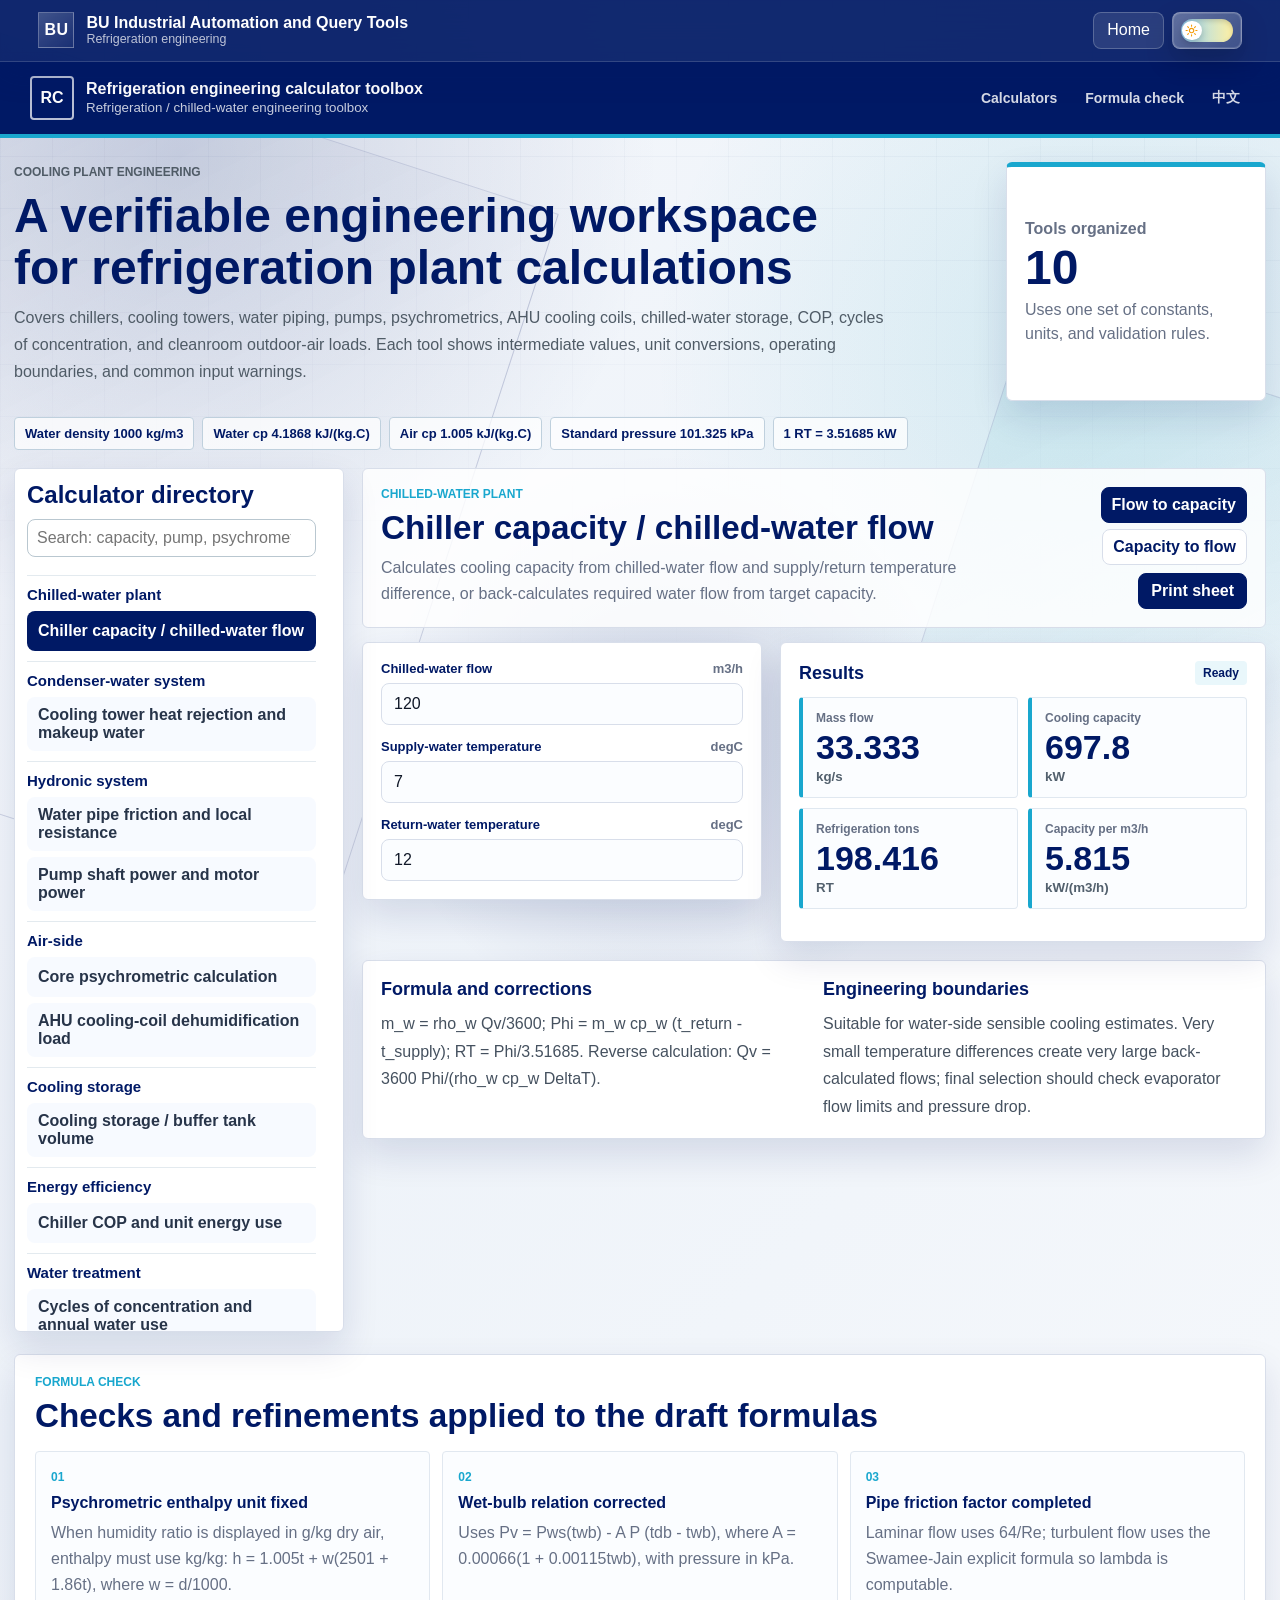
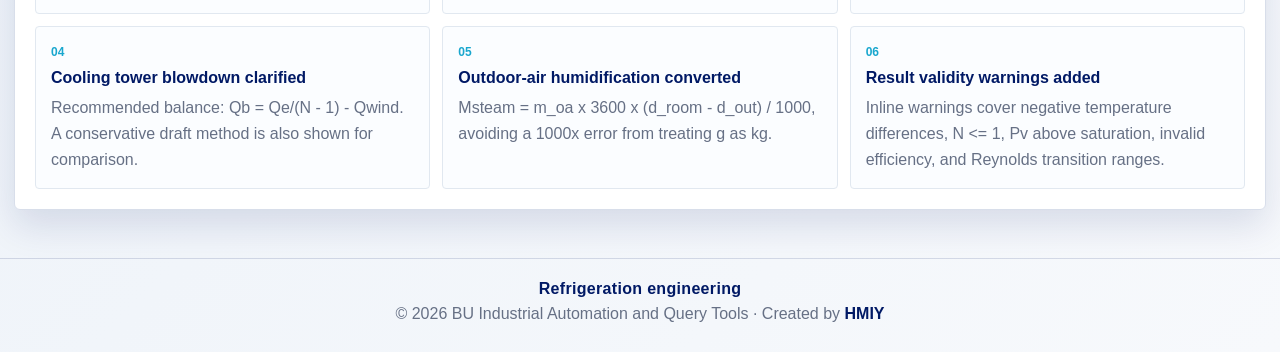
<file: _system/modules/r0/index.html>
<!doctype html>
<html lang="en">
<head>
  <meta charset="utf-8">
  <meta name="viewport" content="width=device-width, initial-scale=1">
  <title>Refrigeration engineering calculator toolbox</title>
  <meta name="description" content="Engineering calculators for chillers, cooling towers, water piping, pumps, psychrometrics, AHU loads, outdoor air loads and chilled-water storage.">
  <link rel="icon" href="data:,">
  <link rel="stylesheet" href="assets/css/refrigeration.css">
  <link rel="stylesheet" href="../../ui/portal.css">
</head>
<body>
  <header class="site-header">
    <a class="brand" href="../../../index.html" aria-label="Back to home">
      <span class="brand-mark">RC</span>
      <span>
        <strong data-i18n="brandTitle">Refrigeration engineering calculator toolbox</strong>
        <small>Refrigeration / chilled-water engineering toolbox</small>
      </span>
    </a>
    <nav class="header-nav" aria-label="Page navigation">
      <a href="#calculator" data-i18n="navCalculator">Calculators</a>
      <a href="#audit" data-i18n="navAudit">Formula check</a>
      <button type="button" id="langToggle" class="nav-button">中文</button>
    </nav>
  </header>

  <main>
    <section class="hero">
      <div>
        <p class="eyebrow">Cooling plant engineering</p>
        <h1 data-i18n="heroTitle">A verifiable engineering workspace for refrigeration plant calculations</h1>
        <p data-i18n="heroCopy">
          Covers chillers, cooling towers, water piping, pumps, psychrometrics, AHU cooling coils, chilled-water storage, COP, cycles of concentration, and cleanroom outdoor-air loads.
          Each tool shows intermediate values, unit conversions, operating boundaries, and common input warnings.
        </p>
      </div>
      <aside class="hero-card" aria-label="Tool overview">
        <span data-i18n="toolCountLabel">Tools organized</span>
        <strong>10</strong>
        <p data-i18n="toolCountCopy">Uses one set of constants, units, and validation rules.</p>
      </aside>
    </section>

    <section class="constant-strip" aria-label="Global constants">
      <span data-i18n="constWaterDensity">Water density 1000 kg/m3</span>
      <span data-i18n="constWaterCp">Water cp 4.1868 kJ/(kg.C)</span>
      <span data-i18n="constAirCp">Air cp 1.005 kJ/(kg.C)</span>
      <span data-i18n="constAtm">Standard pressure 101.325 kPa</span>
      <span>1 RT = 3.51685 kW</span>
    </section>

    <section id="calculator" class="calculator-layout">
      <aside class="tool-menu">
        <div class="menu-head">
          <h2 data-i18n="menuTitle">Calculator directory</h2>
          <input id="toolSearch" type="search" placeholder="Search: capacity, pump, psychrometrics, AHU...">
        </div>
        <div id="toolMenu"></div>
      </aside>

      <section class="workspace">
        <div class="calculator-head">
          <div>
            <p class="eyebrow" id="toolGroup">冷源系统</p>
            <h2 id="toolTitle">冷水机组制冷量/水流量</h2>
            <p id="toolDesc"></p>
          </div>
          <div class="head-actions">
            <div class="mode-switch" id="modeSwitch" aria-label="Calculation mode"></div>
            <button type="button" id="printBtn" class="print-button" data-i18n="print">Print sheet</button>
          </div>
        </div>

        <div class="tool-grid">
          <form id="calculatorForm" class="panel input-panel"></form>

          <section class="panel result-panel" aria-live="polite">
            <div class="result-head">
              <h3 data-i18n="results">Results</h3>
              <span id="qualityBadge" class="quality-badge">Ready</span>
            </div>
            <div id="resultOutput" class="metrics"></div>
            <div id="warnOutput" class="warnings"></div>
          </section>
        </div>

        <section class="panel formula-panel">
          <div>
            <h3 data-i18n="formulaNotes">Formula and corrections</h3>
            <p id="formulaOutput"></p>
          </div>
          <div>
            <h3 data-i18n="boundaries">Engineering boundaries</h3>
            <p id="boundaryOutput"></p>
          </div>
        </section>
      </section>
    </section>

    <section id="audit" class="audit-section">
      <div class="section-heading">
        <p class="eyebrow">Formula check</p>
        <h2 data-i18n="auditTitle">Checks and refinements applied to the draft formulas</h2>
      </div>
      <div class="audit-grid">
        <article>
          <span>01</span>
          <h3 data-i18n="audit1Title">Psychrometric enthalpy unit fixed</h3>
          <p data-i18n="audit1Copy">When humidity ratio is displayed in g/kg dry air, enthalpy must use kg/kg: h = 1.005t + w(2501 + 1.86t), where w = d/1000.</p>
        </article>
        <article>
          <span>02</span>
          <h3 data-i18n="audit2Title">Wet-bulb relation corrected</h3>
          <p data-i18n="audit2Copy">Uses Pv = Pws(twb) - A P (tdb - twb), where A = 0.00066(1 + 0.00115twb), with pressure in kPa.</p>
        </article>
        <article>
          <span>03</span>
          <h3 data-i18n="audit3Title">Pipe friction factor completed</h3>
          <p data-i18n="audit3Copy">Laminar flow uses 64/Re; turbulent flow uses the Swamee-Jain explicit formula so lambda is computable.</p>
        </article>
        <article>
          <span>04</span>
          <h3 data-i18n="audit4Title">Cooling tower blowdown clarified</h3>
          <p data-i18n="audit4Copy">Recommended balance: Qb = Qe/(N - 1) - Qwind. A conservative draft method is also shown for comparison.</p>
        </article>
        <article>
          <span>05</span>
          <h3 data-i18n="audit5Title">Outdoor-air humidification converted</h3>
          <p data-i18n="audit5Copy">Msteam = m_oa x 3600 x (d_room - d_out) / 1000, avoiding a 1000x error from treating g as kg.</p>
        </article>
        <article>
          <span>06</span>
          <h3 data-i18n="audit6Title">Result validity warnings added</h3>
          <p data-i18n="audit6Copy">Inline warnings cover negative temperature differences, N <= 1, Pv above saturation, invalid efficiency, and Reynolds transition ranges.</p>
        </article>
      </div>
    </section>
  </main>

  <script src="assets/js/refrigeration.js"></script>
  <script src="../../ui/portal.js?v=20260628-theme"></script>
</body>
</html>
</file>
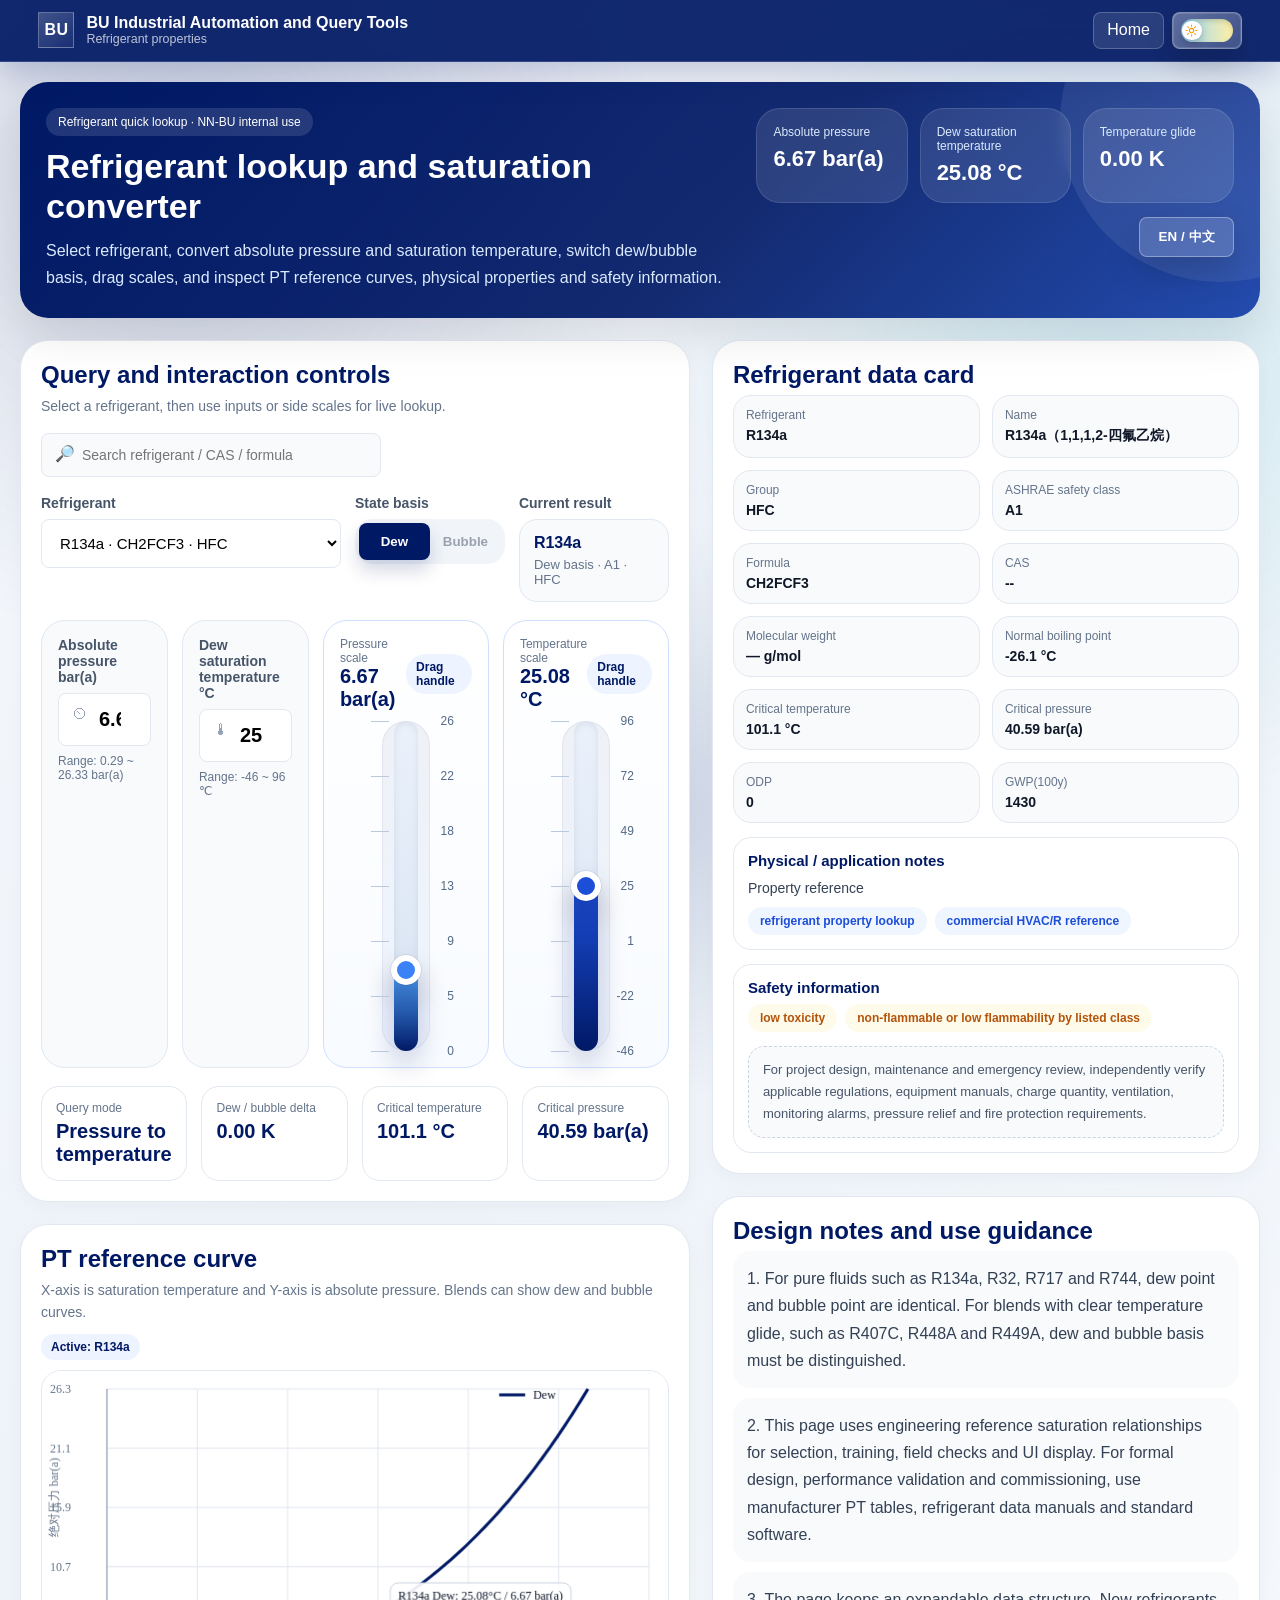
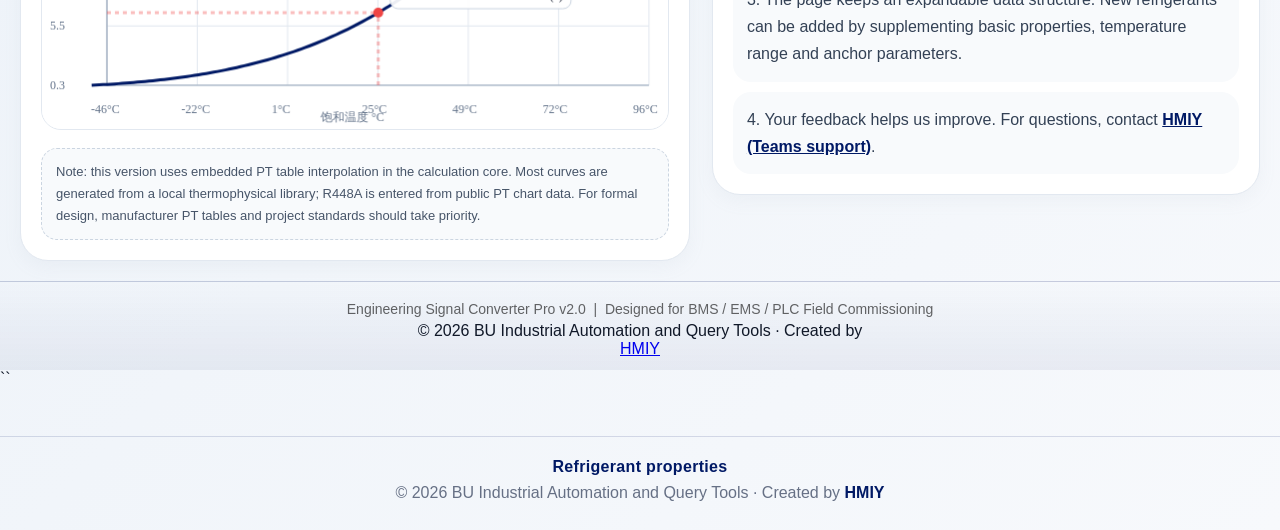
<file: _system/modules/rp/index.html>
<!DOCTYPE html>
<html lang="zh-CN">
<head>
  <meta charset="UTF-8" />
  <meta name="viewport" content="width=device-width, initial-scale=1.0" />
  <link rel="stylesheet" href="../../ui/portal.css">
  <title>PT数据库版｜制冷剂查询网页</title>
  <link rel="icon" type="image/svg+xml" href="data:image/svg+xml,%3Csvg xmlns='http://www.w3.org/2000/svg' viewBox='0 0 100 100'%3E%3Cdefs%3E%3ClinearGradient id='g' x1='0' y1='1' x2='0' y2='0'%3E%3Cstop offset='0%25' stop-color='%2300c6ff'/%3E%3Cstop offset='100%25' stop-color='%230072ff'/%3E%3C/linearGradient%3E%3C/defs%3E%3Ccircle cx='50' cy='50' r='48' fill='%231a2332'/%3E%3Crect x='45' y='18' width='10' height='46' rx='5' fill='url(%23g)'/%3E%3Ccircle cx='50' cy='71' r='12' fill='url(%23g)'/%3E%3Cg stroke='%2300d4ff' stroke-width='2'%3E%3Cline x1='24' y1='26' x2='36' y2='38'/%3E%3Cline x1='24' y1='38' x2='36' y2='26'/%3E%3Cline x1='30' y1='20' x2='30' y2='44'/%3E%3C/g%3E%3C/svg%3E">

  <style>
    :root{
      --primary: rgb(0,25,101);
      --primary-2:#143ea8;
      --accent:#3b82f6;
      --soft:#eef4ff;
      --bg:#f8fafc;
      --card:#ffffff;
      --text:#0f172a;
      --muted:#64748b;
      --line:#e2e8f0;
      --warn:#f59e0b;
      --shadow:0 18px 45px rgba(2,6,23,.10);
    }
    *{box-sizing:border-box}
    html,body{margin:0;padding:0;background:var(--bg);font-family:"Segoe UI","PingFang SC","Microsoft YaHei",Arial,sans-serif;color:var(--text)}
    .wrap{max-width:1400px;margin:0 auto;padding:20px}
    .hero{
      background:linear-gradient(135deg,var(--primary),rgba(0,25,101,.92) 58%,rgba(20,62,168,.92));
      color:#fff;border-radius:28px;padding:26px;box-shadow:var(--shadow);margin-bottom:22px;
      position:relative;overflow:hidden
    }
    .page-lang-toggle{
      border:1px solid rgba(255,255,255,.34);
      border-radius:999px;background:rgba(255,255,255,.16);color:#fff;padding:10px 18px;
      font-weight:800;letter-spacing:.01em;cursor:pointer;box-shadow:0 14px 34px rgba(0,0,0,.18);
      backdrop-filter:blur(12px);transition:transform .2s ease,background .2s ease,box-shadow .2s ease
    }
    .page-lang-toggle:hover{transform:translateY(-2px);background:rgba(255,255,255,.24);box-shadow:0 18px 38px rgba(0,0,0,.24)}
    .hero:before{content:"";position:absolute;right:-120px;top:-120px;width:320px;height:320px;border-radius:50%;background:rgba(255,255,255,.08)}
    .hero-grid{display:grid;grid-template-columns:1.45fr 1fr;gap:18px;align-items:start}
    .pill{display:inline-block;background:rgba(255,255,255,.12);padding:7px 12px;border-radius:999px;font-size:12px;margin-bottom:10px}
    h1{margin:0;font-size:34px;line-height:1.2}
    .sub{margin-top:10px;color:#dbeafe;max-width:850px;line-height:1.7}
    .kpis{display:grid;grid-template-columns:repeat(3,1fr);gap:12px}
    .kpis .page-lang-toggle{grid-column:3;justify-self:end;align-self:start;margin-top:2px}
    .kpi{background:rgba(255,255,255,.11);border:1px solid rgba(255,255,255,.12);padding:16px;border-radius:24px;backdrop-filter:blur(6px)}
    .kpi .label{font-size:12px;color:#dbeafe}
    .kpi .value{font-size:22px;font-weight:700;margin-top:7px}

    .main{display:grid;grid-template-columns:1.1fr .9fr;gap:22px}
    .card{background:var(--card);border:1px solid var(--line);border-radius:28px;padding:20px;box-shadow:0 6px 18px rgba(148,163,184,.08)}
    .card h2{margin:0 0 6px;color:var(--primary);font-size:24px}
    .hint{color:var(--muted);font-size:14px;line-height:1.6}
    .toolbar{display:flex;justify-content:space-between;align-items:center;gap:16px;flex-wrap:wrap;margin-bottom:18px}
    .search{position:relative;min-width:280px;flex:1;max-width:340px}
    .search input{width:100%;padding:13px 14px 13px 40px;border:1px solid var(--line);border-radius:18px;background:#f8fafc;font-size:14px}
    .search span{position:absolute;left:14px;top:11px;color:#94a3b8;font-size:16px}

    .grid4{display:grid;grid-template-columns:2fr 1fr 1fr;gap:14px}
    label{display:block;font-size:14px;font-weight:600;color:#475569;margin-bottom:8px}
    select,input[type=number]{width:100%;padding:14px;border:1px solid var(--line);border-radius:18px;background:#fff;font-size:15px;outline:none}
    select:focus,input[type=number]:focus{border-color:#60a5fa;box-shadow:0 0 0 3px rgba(59,130,246,.12)}
    .toggle{display:grid;grid-template-columns:1fr 1fr;background:#f1f5f9;border-radius:18px;padding:4px}
    .toggle button{border:none;border-radius:14px;background:transparent;padding:11px;cursor:pointer;font-weight:700;color:#475569}
    .toggle button.active{background:var(--primary);color:#fff;box-shadow:0 10px 18px rgba(0,25,101,.18)}
    .toggle button.disabled{opacity:.52;cursor:not-allowed}
    .resultBox{background:#f8fafc;border:1px solid var(--line);border-radius:18px;padding:14px}
    .resultBox .mainv{color:var(--primary);font-weight:700}
    .resultBox .subv{font-size:13px;color:var(--muted);margin-top:5px}

    .calc-grid{display:grid;grid-template-columns:1.05fr 1.05fr .8fr .8fr;gap:14px;margin-top:18px}
    .field{background:#f8fafc;border:1px solid var(--line);border-radius:24px;padding:16px}
    .field .range{font-size:12px;color:var(--muted);margin-top:8px}
    .inlineIcon{position:relative}
    .inlineIcon span{position:absolute;left:14px;top:12px;color:#94a3b8}
    .inlineIcon input{padding-left:40px;font-size:20px;font-weight:700}

    .slider-card{border:1px solid #cfe0ff;background:linear-gradient(180deg,#fff,#f8fbff);border-radius:24px;padding:16px;box-shadow:inset 0 1px 0 rgba(255,255,255,.8)}
    .slider-head{display:flex;justify-content:space-between;align-items:center;margin-bottom:10px}
    .slider-head .v{font-size:20px;font-weight:700;color:var(--primary)}
    .badge{background:var(--soft);color:var(--primary);font-size:12px;padding:6px 10px;border-radius:999px;font-weight:700}
    .slider-wrap{display:flex;align-items:flex-start;justify-content:center;gap:10px}
    .scale{position:relative;height:330px;width:132px;margin:0 auto;cursor:ns-resize;touch-action:none;border-radius:22px}
    .scale:before{content:"";position:absolute;left:42px;right:42px;top:0;bottom:0;border-radius:999px;background:linear-gradient(180deg,rgba(0,25,101,.06),rgba(59,130,246,.05));box-shadow:inset 0 0 0 1px rgba(0,25,101,.06)}
    .scale.dragging:before{box-shadow:0 0 0 5px rgba(59,130,246,.10),inset 0 0 0 1px rgba(0,25,101,.12)}
    .scale-track{position:absolute;left:54px;width:24px;top:0;bottom:0;background:linear-gradient(180deg,#eaf1fb,#d8e3f2);border-radius:999px;box-shadow:inset 0 2px 7px rgba(15,23,42,.08)}
    .scale-fill{position:absolute;left:54px;width:24px;bottom:0;background:linear-gradient(180deg,#4fa3ff,var(--primary));border-radius:999px;box-shadow:0 14px 28px rgba(0,25,101,.22)}
    .thumb{position:absolute;left:66px;width:30px;height:30px;margin-left:-15px;border-radius:50%;background:var(--accent);border:6px solid #fff;box-shadow:0 14px 28px rgba(2,6,23,.22),0 0 0 1px rgba(0,25,101,.08);pointer-events:none}
    .ticks{position:absolute;left:0;top:0;bottom:0;right:0}
    .tick{position:absolute;left:0;right:0;height:0}
    .tick:before{content:"";position:absolute;left:31px;width:18px;border-top:1px solid #b9c8dc;top:0}
    .tick span{position:absolute;right:18px;transform:translateY(-50%);font-size:12px;color:#526986;font-variant-numeric:tabular-nums}
    input[type=range].vertical{appearance:none;-webkit-appearance:none;position:absolute;inset:0;opacity:0;cursor:ns-resize}

    .stats{display:grid;grid-template-columns:repeat(4,1fr);gap:14px;margin-top:18px}
    .stat{border:1px solid var(--line);border-radius:18px;padding:14px;background:#fff}
    .stat .t{font-size:12px;color:var(--muted)}
    .stat .v{font-size:20px;font-weight:700;color:var(--primary);margin-top:5px}

    .chart-card{margin-top:22px}
    .chart-head{display:flex;justify-content:space-between;align-items:center;gap:10px;flex-wrap:wrap;margin-bottom:10px}
    canvas{width:100%;height:360px;border-radius:20px;background:linear-gradient(180deg,#ffffff,#fbfdff);border:1px solid var(--line)}

    .right-col .card + .card{margin-top:22px}
    .info-grid{display:grid;grid-template-columns:1fr 1fr;gap:12px}
    .info-item{background:#f8fafc;border:1px solid var(--line);border-radius:18px;padding:12px}
    .info-item .k{font-size:12px;color:var(--muted)}
    .info-item .v{margin-top:5px;font-size:14px;font-weight:700}
    .block{border:1px solid var(--line);border-radius:18px;padding:14px;margin-top:14px}
    .block h3{margin:0 0 8px;font-size:15px;color:var(--primary)}
    .tags{display:flex;flex-wrap:wrap;gap:8px;margin-top:8px}
    .tag{padding:7px 12px;border-radius:999px;font-size:12px;font-weight:700}
    .tag.blue{background:#eff6ff;color:#1d4ed8}
    .tag.yellow{background:#fffbeb;color:#b45309}
    .tips .tip{background:#f8fafc;border-radius:18px;padding:14px;line-height:1.7;color:#334155}
    .tips .tip + .tip{margin-top:10px}

    .footer-note{margin-top:14px;padding:12px 14px;border-radius:16px;background:#f8fafc;color:#475569;font-size:13px;line-height:1.7;border:1px dashed #cbd5e1}

    @media (max-width: 1180px){
      .main,.hero-grid{grid-template-columns:1fr}
      .calc-grid{grid-template-columns:1fr 1fr}
      .stats{grid-template-columns:1fr 1fr}
      .grid4{grid-template-columns:1fr 1fr}
      .kpis{grid-template-columns:1fr 1fr 1fr}
    }
    @media (max-width: 760px){
      .wrap{padding:12px}
      h1{font-size:28px}
      .grid4,.calc-grid,.stats,.info-grid,.kpis{grid-template-columns:1fr}
      .search{max-width:none}
    }
  </style>
</head>
<body>
  <div class="wrap">
    <section class="hero">
      <div class="hero-grid">
        <div>
          <div class="pill">制冷剂快速查询 · NN-BU内部使用</div>
          <h1>制冷剂查询与饱和状态换算网页</h1>
          <div class="sub">支持制冷剂选择、绝对压力 / 饱和温度互算、露点/泡点切换、侧边拖拽标尺、PT 参考曲线、理化性质与安全信息展示。该版本为单 HTML 文件，可直接双击在 Edge 中打开检查；当前版本使用内嵌 PT 数据表 + 线性插值，不再依赖经验拟合公式。</div>
        </div>
        <div class="kpis">
          <div class="kpi"><div class="label">绝对压力</div><div class="value" id="kpiPressure">—</div></div>
          <div class="kpi"><div class="label" id="kpiTempLabel">露点饱和温度</div><div class="value" id="kpiTemp">—</div></div>
          <div class="kpi"><div class="label">温度滑移</div><div class="value" id="kpiGlide">—</div></div>
          <button class="page-lang-toggle" id="pageLangToggle" type="button">EN / 中文</button>
        </div>
      </div>
    </section>

    <div class="main">
      <div>
        <section class="card">
          <div class="toolbar">
            <div>
              <h2>查询与交互控制</h2>
              <div class="hint">选择制冷剂后，可通过输入框或侧边浮标实时联动查询。</div>
            </div>
            <div class="search">
              <span>🔎</span>
              <input id="searchInput" placeholder="搜索制冷剂 / CAS / 分子式" />
            </div>
          </div>

          <div class="grid4">
            <div>
              <label>制冷剂</label>
              <select id="refrigerantSelect"></select>
            </div>
            <div>
              <label>状态基准</label>
              <div class="toggle">
                <button id="dewBtn">露点</button>
                <button id="bubbleBtn">泡点</button>
              </div>
            </div>
            <div>
              <label>当前结果</label>
              <div class="resultBox">
                <div class="mainv" id="currentFluid">—</div>
                <div class="subv" id="currentFluidMeta">—</div>
              </div>
            </div>
          </div>

          <div class="calc-grid">
            <div class="field">
              <label>绝对压力 bar(a)</label>
              <div class="inlineIcon"><span>⏲</span><input id="pressureInput" type="number" step="0.01" /></div>
              <div class="range" id="pressureRangeText">范围：—</div>
            </div>
            <div class="field">
              <label id="tempFieldLabel">露点饱和温度 ℃</label>
              <div class="inlineIcon"><span>🌡</span><input id="temperatureInput" type="number" step="0.01" /></div>
              <div class="range" id="tempRangeText">范围：—</div>
            </div>
            <div class="slider-card">
              <div class="slider-head"><div><div style="font-size:12px;color:#64748b">压力标尺</div><div class="v" id="pressureSliderValue">—</div></div><div class="badge">拖拽浮标</div></div>
              <div class="slider-wrap">
                <div class="scale" id="pressureScale">
                  <div class="scale-track"></div>
                  <div class="scale-fill" id="pressureFill"></div>
                  <div class="thumb" id="pressureThumb"></div>
                  <div class="ticks" id="pressureTicks"></div>
                  <input class="vertical" id="pressureSlider" type="range" min="0" max="1000" step="1" />
                </div>
              </div>
            </div>
            <div class="slider-card">
              <div class="slider-head"><div><div style="font-size:12px;color:#64748b">温度标尺</div><div class="v" id="tempSliderValue">—</div></div><div class="badge">拖拽浮标</div></div>
              <div class="slider-wrap">
                <div class="scale" id="tempScale">
                  <div class="scale-track"></div>
                  <div class="scale-fill" id="tempFill" style="background:linear-gradient(180deg,#1d4ed8,var(--primary))"></div>
                  <div class="thumb" id="tempThumb" style="background:#1d4ed8"></div>
                  <div class="ticks" id="tempTicks"></div>
                  <input class="vertical" id="tempSlider" type="range" min="0" max="1000" step="1" />
                </div>
              </div>
            </div>
          </div>

          <div class="stats">
            <div class="stat"><div class="t">查询模式</div><div class="v" id="driverText">—</div></div>
            <div class="stat"><div class="t">露/泡点差</div><div class="v" id="glideText">—</div></div>
            <div class="stat"><div class="t">临界温度</div><div class="v" id="tcText">—</div></div>
            <div class="stat"><div class="t">临界压力</div><div class="v" id="pcText">—</div></div>
          </div>
        </section>

        <section class="card chart-card">
          <div class="chart-head">
            <div>
              <h2>PT 参考曲线</h2>
              <div class="hint">横轴为饱和温度，纵轴为绝对压力。混配工质可同时显示露点 / 泡点。</div>
            </div>
            <div class="badge" id="chartBadge">当前：—</div>
          </div>
          <canvas id="ptChart" width="980" height="360"></canvas>
          <div class="footer-note">说明：本版计算核心使用内嵌 PT 数据表插值。大多数工质曲线由本地热物性库生成，R448A 采用公开 PT 图表数据录入；用于正式设计时，仍建议以设备厂家 PT 表和项目标准为准。</div>
        </section>
      </div>

      <div class="right-col">
        <section class="card">
          <h2>制冷剂资料卡</h2>
          <div class="info-grid" id="infoGrid"></div>
          <div class="block">
            <h3>理化 / 应用说明</h3>
            <div id="notesText" class="hint" style="color:#334155"></div>
            <div class="tags" id="appTags"></div>
          </div>
          <div class="block">
            <h3>安全信息</h3>
            <div class="tags" id="safetyTags"></div>
            <div class="footer-note">建议在项目设计、检修与应急评估中，结合具体法规、设备说明书、充注量、机房通风、监测报警、泄压与防火要求进行独立复核。</div>
          </div>
        </section>

        <section class="card tips">
          <h2>设计说明与使用提示</h2>
          <div class="tip">1. 对于纯工质（如 R134a、R32、R717、R744），露点与泡点相同；对于有明显温度滑移的混配制冷剂（如 R407C、R448A、R449A），需区分露点/泡点。</div>
          <div class="tip">2. 本页使用工程参考型饱和关系模型，适合作为选型、培训、现场快速核对与界面展示。对于正式设计、性能验算与调试，请以设备厂家 PT 表、制冷剂数据手册和标准软件为准。</div>
          <div class="tip">3. 页面已预留扩展结构：新增制冷剂只需补充基础属性、温度范围与锚点参数，即可继续扩展下拉列表与资料卡。</div>
          <div class="tip">4. 您的反馈，会让我们做的更好。任何问题，请联系  <a href="https://teams.microsoft.com/l/chat/0/0?users=HMIY@novonordisk.com&message=Hello%20HMIY%2C%20请协助处理当前问题" target="_blank" style="color: rgb(0,25,101); text-decoration: underline; font-weight: 600;">HMIY（Teams支持）</a>。</div>

        </section>
      </div>
    </div>
  </div>



<style>
.footer {
    width: 100%;
    display: flex;
    flex-direction: column;
    align-items: center;   /* ✅ 核心：强制水平居中 */
    justify-content: center;
    text-align: center;

    padding: 12px 12px;
    box-sizing: border-box;

    background: linear-gradient(to top, rgba(0,25,101,0.06), transparent);
    border-top: 1px solid rgba(0,25,101,0.15);

    font-family: "Segoe UI", "Microsoft YaHei", Arial, sans-serif;
}

.footer p {
    margin: 0;
    width: 100%;   /* ✅ 防止 inline 宽度异常 */
}

/* 主信息 */
.footer .main {
    font-size: 8px;
  
    color: rgba(0,0,0,0.6);
}

/* 副信息 */
.footer .sub {
    font-size: 14px;
    color: rgba(0,0,0,0.6);
    margin-top: 4px;
}
</style>

<div class="footer">

  <p class="sub">
  Engineering Signal Converter Pro v2.0 &nbsp;|&nbsp; Designed for BMS / EMS / PLC Field Commissioning </p> &copy; 2026 BU Industrial Automation and Query Tools · Created by <a href="https://teams.microsoft.com/l/chat/0/0?users=HMIY@novonordisk.com&message=Hello%20HMIY%2C%20%E8%AF%B7%E5%8D%8F%E5%8A%A9%E5%A4%84%E7%90%86%E5%BD%93%E5%89%8D%E9%97%AE%E9%A2%98">HMIY</a>
  </p>
</div>
``

<script>
const refrigerants = [
  {code:"R22",nameCn:"R22（二氟一氯甲烷）",type:"HCFC",formula:"CHClF2",cas:"75-45-6",ashrae:"A1",mw:86.47,nbp:-40.8,tc:96.1,pc:49.9,p25:10.45,odp:0.05,gwp:1810,glide:0,notes:"传统空调用制冷剂，已逐步淘汰；不可燃，低毒。",safety:["低毒","不可燃","受环保法规限制"],applications:["老旧空调","商用制冷","改造/淘汰评估"],tempRange:[-60,70]},
  {code:"R32",nameCn:"R32（二氟甲烷）",type:"HFC",formula:"CH2F2",cas:"75-10-5",ashrae:"A2L",mw:52.02,nbp:-51.7,tc:78.1,pc:57.8,p25:16.7,odp:0,gwp:675,glide:0,notes:"高压、较高容积制冷量，微可燃。",safety:["低毒","A2L 微可燃","检修需注意点火源控制"],applications:["家用空调","多联机","热泵"],tempRange:[-70,60]},
  {code:"R123",nameCn:"R123（二氯三氟乙烷）",type:"HCFC",formula:"CHCl2CF3",cas:"306-83-2",ashrae:"B1",mw:152.93,nbp:27.8,tc:183.7,pc:36.7,p25:0.95,odp:0.02,gwp:77,glide:0,notes:"低压离心机常见工质，毒性等级高于A类。",safety:["B1 较高毒性","不可燃","需重视泄漏管理"],applications:["离心式冷水机组"],tempRange:[-10,120]},
  {code:"R1233zd(E)",nameCn:"R1233zd(E)",type:"HCFO",formula:"CHCl=CFCF3",cas:"102687-65-0",ashrae:"A1",mw:130.50,nbp:18.3,tc:165.6,pc:36.2,p25:1.25,odp:0,gwp:1,glide:0,notes:"低GWP低压制冷剂，适合低压离心机。",safety:["低毒","不可燃","需按设备要求处理负压/空气渗入风险"],applications:["低压离心机","低GWP改造"],tempRange:[-10,110]},
  {code:"R1234yf",nameCn:"R1234yf",type:"HFO",formula:"CF3CF=CH2",cas:"754-12-1",ashrae:"A2L",mw:114.04,nbp:-29.5,tc:94.7,pc:33.8,p25:6.7,odp:0,gwp:1,glide:0,notes:"超低GWP，微可燃，汽车空调用途多。",safety:["A2L 微可燃","低毒","需泄漏/通风管理"],applications:["汽车空调","轻商制冷"],tempRange:[-50,70]},
  {code:"R1234ze(E)",nameCn:"R1234ze(E)",type:"HFO",formula:"CF3CH=CHF",cas:"29118-24-9",ashrae:"A2L",mw:114.04,nbp:-19.0,tc:109.4,pc:36.3,p25:4.9,odp:0,gwp:1,glide:0,notes:"低GWP，适合中温应用与离心/螺杆方向。",safety:["A2L 微可燃","低毒"],applications:["冷水机组","热泵","中温系统"],tempRange:[-40,90]},
  {code:"R125",nameCn:"R125（五氟乙烷）",type:"HFC",formula:"CHF2CF3",cas:"354-33-6",ashrae:"A1",mw:120.02,nbp:-48.1,tc:66.0,pc:36.2,p25:13.2,odp:0,gwp:3500,glide:0,notes:"常作为混配组分。",safety:["低毒","不可燃"],applications:["混合制冷剂组分"],tempRange:[-70,45]},
  {code:"R134a",nameCn:"R134a（四氟乙烷）",type:"HFC",formula:"CH2FCF3",cas:"811-97-2",ashrae:"A1",mw:102.03,nbp:-26.1,tc:101.1,pc:40.6,p25:6.67,odp:0,gwp:1430,glide:0,notes:"中压、应用广泛，传统车空/冷水机常见。",safety:["低毒","不可燃"],applications:["冷水机组","冷藏","传统汽车空调"],tempRange:[-50,80]},
  {code:"R143a",nameCn:"R143a（三氟乙烷）",type:"HFC",formula:"CH3CF3",cas:"420-46-2",ashrae:"A2",mw:84.04,nbp:-47.2,tc:72.7,pc:37.6,p25:9.8,odp:0,gwp:4470,glide:0,notes:"常作为低温混配制冷剂组分。",safety:["A2 可燃","低毒"],applications:["混合制冷剂组分"],tempRange:[-70,55]},
  {code:"R152a",nameCn:"R152a（二氟乙烷）",type:"HFC",formula:"CH3CHF2",cas:"75-37-6",ashrae:"A2",mw:66.05,nbp:-24.0,tc:113.3,pc:45.2,p25:5.6,odp:0,gwp:124,glide:0,notes:"低GWP但可燃。",safety:["A2 可燃","低毒"],applications:["特种制冷","气雾剂/改性应用"],tempRange:[-50,90]},
  {code:"R290",nameCn:"R290（丙烷）",type:"HC",formula:"C3H8",cas:"74-98-6",ashrae:"A3",mw:44.10,nbp:-42.1,tc:96.7,pc:42.5,p25:9.5,odp:0,gwp:3,glide:0,notes:"天然工质、极低GWP，但高可燃。",safety:["A3 高可燃","低毒","严格控制充注量和点火源"],applications:["热泵","商用展示柜","轻商制冷"],tempRange:[-60,80]},
  {code:"R404A",nameCn:"R404A",type:"HFC Blend",formula:"R125/R143a/R134a",cas:"混配物",ashrae:"A1",mw:97.6,nbp:-46.5,tc:72.1,pc:37.3,p25:12.1,odp:0,gwp:3922,glide:0.7,notes:"低温制冷常用，高GWP。",safety:["低毒","不可燃"],applications:["冷冻冷藏","商超低温"],tempRange:[-70,55]},
  {code:"R407C",nameCn:"R407C",type:"HFC Blend",formula:"R32/R125/R134a",cas:"混配物",ashrae:"A1",mw:86.2,nbp:-43.6,tc:86.7,pc:46.3,p25:11.2,odp:0,gwp:1774,glide:6.5,notes:"典型有温漂混配制冷剂，露/泡点差异需明确。",safety:["低毒","不可燃","温度滑移明显"],applications:["舒适空调","热泵","R22替代"],tempRange:[-60,75]},
  {code:"R410A",nameCn:"R410A",type:"HFC Blend",formula:"R32/R125",cas:"混配物",ashrae:"A1",mw:72.6,nbp:-48.5,tc:72.5,pc:49.0,p25:16.5,odp:0,gwp:2088,glide:0.3,notes:"高压空调主流制冷剂之一。",safety:["低毒","不可燃","工作压力较高"],applications:["家用空调","VRF","热泵"],tempRange:[-70,55]},
  {code:"R448A",nameCn:"R448A",type:"HFO/HFC Blend",formula:"混配物",cas:"混配物",ashrae:"A1",mw:86.4,nbp:-46.0,tc:82.0,pc:45.4,p25:11.6,odp:0,gwp:1387,glide:6.0,notes:"中低温替代方向之一。",safety:["低毒","不可燃","有温度滑移"],applications:["商用制冷","冷冻冷藏"],tempRange:[-70,65]},
  {code:"R449A",nameCn:"R449A",type:"HFO/HFC Blend",formula:"混配物",cas:"混配物",ashrae:"A1",mw:83.5,nbp:-46.2,tc:81.5,pc:44.8,p25:11.3,odp:0,gwp:1397,glide:5.8,notes:"低温系统替代方向之一。",safety:["低毒","不可燃","有温度滑移"],applications:["商用制冷","冷冻冷藏"],tempRange:[-70,65]},
  {code:"R454B",nameCn:"R454B",type:"HFO/HFC Blend",formula:"R32/R1234yf",cas:"混配物",ashrae:"A2L",mw:78.6,nbp:-46.9,tc:75.6,pc:44.4,p25:13.5,odp:0,gwp:466,glide:1.5,notes:"面向R410A低GWP替代，A2L。",safety:["A2L 微可燃","低毒"],applications:["舒适空调","热泵"],tempRange:[-65,60]},
  {code:"R507A",nameCn:"R507A",type:"HFC Blend",formula:"R125/R143a",cas:"混配物",ashrae:"A1",mw:98.9,nbp:-46.7,tc:70.9,pc:37.0,p25:13.8,odp:0,gwp:3985,glide:0,notes:"低温制冷传统高GWP工质。",safety:["低毒","不可燃"],applications:["低温冷冻"],tempRange:[-70,50]},
  {code:"R600a",nameCn:"R600a（异丁烷）",type:"HC",formula:"C4H10",cas:"75-28-5",ashrae:"A3",mw:58.12,nbp:-11.7,tc:134.7,pc:36.4,p25:3.1,odp:0,gwp:3,glide:0,notes:"家用冰箱常用天然工质。",safety:["A3 高可燃","低毒"],applications:["家用冰箱","小型商用冷柜"],tempRange:[-40,95]},
  {code:"R717",nameCn:"R717（氨）",type:"Natural",formula:"NH3",cas:"7664-41-7",ashrae:"B2L",mw:17.03,nbp:-33.3,tc:132.4,pc:113.3,p25:9.9,odp:0,gwp:0,glide:0,notes:"天然工质，热力性能优异，但有毒且微可燃。",safety:["B2L 较高毒性/微可燃","需气体检测、通风和应急预案"],applications:["工业制冷","大型冷库","食品工厂"],tempRange:[-60,110]},
  {code:"R744",nameCn:"R744（二氧化碳）",type:"Natural",formula:"CO2",cas:"124-38-9",ashrae:"A1",mw:44.01,nbp:-78.4,tc:31.1,pc:73.8,p25:64.0,odp:0,gwp:1,glide:0,notes:"高工作压力，跨临界系统常见；临界温度低。",safety:["低毒","不可燃","高压系统需特别关注机械完整性"],applications:["商超冷冻冷藏","热泵热水","工业冷链"],tempRange:[-55,30]}
];


const refrigerantRows = `
R11|R11（三氯氟甲烷）|CFC|CCl3F|A1|23.7|198|44.08|1.05|4750|0|3|150
R12|R12（二氯二氟甲烷）|CFC|CCl2F2|A1|-29.8|112|41.36|6.53|10900|0|-49|107
R13|R13（一氯三氟甲烷）|CFC|CClF3|A1|-81.4|28.9|38.79|35.61|14400|0|-100|23
R14|R14（四氟化碳）|FC|CF4|A1|-128|-45.6|37.5|37.5|7390|0|-138|-50
R22|R22（二氟一氯甲烷）|HCFC|CHClF2|A1|-40.8|96.2|49.9|10.47|1810|0|-60|91
R23|R23（三氟甲烷）|HFC|CHF3|A1|-82.1|26.1|48.36|47.07|14800|0|-100|21
R32|R32（二氟甲烷）|HFC|CH2F2|A2L|-51.7|78.1|57.82|17.1|675|0|-71|73
R41|R41（氟甲烷）|HFC|CH3F|A2|-78.3|44.1|58.97|38.55|92|0|-98|39
R50|R50（甲烷）|HC|CH4|A3|-161.5|-82.6|45.99|45.99|25|0|-166|-87
R114|R114（二氯四氟乙烷）|CFC|C2Cl2F4|A1|3.6|145.7|32.57|2.15|10000|0|-16|140
R123|R123（二氯三氟乙烷）|HCFC|CHCl2CF3|B1|27.8|183.7|36.62|0.91|77|0|7|150
R124|R124（一氯四氟乙烷）|HCFC|CHClFCF3|A1|-12|122.3|36.24|3.84|609|0|-32|117
R125|R125（五氟乙烷）|HFC|CHF2CF3|A1|-48.1|66|36.18|13.8|3500|0|-68|61
R13B1|R13B1（三氟溴甲烷）|Halon|CBrF3|A1|-57.8|67|39.64|16.13|7140|0|-77|62
R134a|R134a（1,1,1,2-四氟乙烷）|HFC|CH2FCF3|A1|-26.1|101.1|40.59|6.7|1430|0|-46|96
R141b|R141b（1,1-二氯-1-氟乙烷）|HCFC|CH3CCl2F|A2|32|204.4|42.12|0.78|725|0|12|150
R142b|R142b（1-氯-1,1-二氟乙烷）|HCFC|CH3CClF2|A2|-9.1|137.1|40.55|3.39|2310|0|-29|132
R143a|R143a（1,1,1-三氟乙烷）|HFC|CH3CF3|A2|-47.2|72.7|37.61|12.71|4470|0|-67|67
R152a|R152a（1,1-二氟乙烷）|HFC|CH3CHF2|A2|-24|113.3|45.17|6.02|124|0|-44|108
R170|R170（乙烷）|HC|C2H6|A3|-88.6|32.2|48.72|41.94|6|0|-100|27
RE170|RE170（二甲醚）|HC|CH3OCH3|A3|-24.8|127.2|53.4|5.89|1|0|-44|122
R218|R218（八氟丙烷）|FC|C3F8|A1|-36.8|71.9|26.4|8.72|8830|0|-56|66
R227ea|R227ea（七氟丙烷）|HFC|CF3CHFCF3|A1|-16.3|101.8|29.25|4.57|3220|0|-36|96
R236ea|R236ea（1,1,2,3,3,3-六氟丙烷）|HFC|CF3CHFCHF2|A1|6.2|139.3|35.02|2.07|1370|0|-13|134
R236fa|R236fa（1,1,1,3,3,3-六氟丙烷）|HFC|CF3CH2CF3|A1|-1.4|124.9|32|2.73|9810|0|-21|119
R245fa|R245fa（1,1,1,3,3-五氟丙烷）|HFC|CHF2CH2CF3|B1|15.1|154|36.51|1.48|1030|0|-4|149
R290|R290（丙烷）|HC|C3H8|A3|-42.1|96.7|42.48|9.55|3|0|-62|91
R401A|R401A|HCFC blend|R22/152a/124|A1|-33.1|107.4|46.5|7.45|1182|5|-53|102
R401B|R401B|HCFC blend|R22/152a/124|A1|-35.2|102.9|47|8.37|1288|4.8|-55|97
R402A|R402A|HCFC blend|R125/290/22|A1|-49.2|74.9|43.5|14.09|2788|1.8|-69|69
R402B|R402B|HCFC blend|R125/290/22|A1|-44.3|86.9|45|11.33|2416|1.5|-64|81
R403B|R403B|HCFC blend|R290/22/218|A1|-43.8|91.9|44.5|10.15|4457|2|-63|86
R404A|R404A|HFC blend|R125/143a/134a|A1|-46.2|72.1|37.35|12.49|3922|0.7|-66|67
R406A|R406A|HCFC blend|R22/600a/142b|A2|-32.7|114.9|42|5.61|1943|8|-52|109
R407A|R407A|HFC blend|R32/125/134a|A1|-45.2|85.9|45.2|11.07|2107|6|-65|80
R407B|R407B|HFC blend|R32/125/134a|A1|-46.8|81.9|44|11.83|2804|5|-66|76
R407C|R407C|HFC blend|R32/125/134a|A1|-43.6|86|46.13|11.09|1774|7|-63|81
R407F|R407F|HFC blend|R32/125/134a|A1|-46.1|82.4|47.5|12.55|1825|6.5|-66|77
R407H|R407H|HFC blend|R32/125/134a|A1|-44.5|83.9|48|12.31|1495|7|-64|78
R408A|R408A|HCFC blend|R125/143a/22|A1|-44.4|83.9|43|11.35|3152|0.5|-64|78
R409A|R409A|HCFC blend|R22/124/142b|A1|-34.2|121.9|46|5.07|1585|8|-54|116
R409B|R409B|HCFC blend|R22/124/142b|A1|-33.5|123.9|46.5|4.92|1560|7.5|-53|118
R410A|R410A|HFC blend|R32/125|A1|-51.4|71.4|49.02|16.64|2088|0.2|-71|66
R413A|R413A|HFC blend|R218/134a/600a|A2|-29.6|96.9|38|6.98|2053|2.5|-49|91
R414B|R414B|HCFC blend|R22/124/600a/142b|A1|-34.4|111.9|43|6.01|1362|6|-54|106
R416A|R416A|HFC blend|R134a/124/600|A1|-23.5|98.9|39.5|7.01|1084|3.5|-43|93
R417A|R417A|HFC blend|R125/134a/600|A1|-36.5|86.9|38.5|8.99|2346|4.5|-56|81
R417C|R417C|HFC blend|R125/134a/600|A1|-37.8|84.9|38|9.27|2607|4|-57|79
R420A|R420A|HFC blend|R134a/142b|A1|-25.3|100.9|40.5|6.71|1144|1.5|-45|95
R421A|R421A|HFC blend|R125/134a|A1|-40.8|82.9|38|9.79|2631|5|-60|77
R422A|R422A|HFC blend|R125/134a/600a|A1|-43.8|78.9|37.5|10.61|3143|3.5|-63|73
R422B|R422B|HFC blend|R125/134a/600a|A1|-42.5|80.9|38|10.25|2526|4.5|-62|75
R422C|R422C|HFC blend|R125/134a/600a|A1|-41|82.9|39|10.02|3085|3|-61|77
R422D|R422D|HFC blend|R125/134a/600a|A1|-38.5|84.9|38.5|9.41|2729|4|-58|79
R424A|R424A|HFC blend|R125/134a/600a/600/601a|A1|-33.5|91.9|37|7.6|2440|4.5|-53|86
R426A|R426A|HFC blend|R125/134a/600/601a|A1|-29|88.9|37|8.2|1508|2|-49|83
R427A|R427A|HFC blend|R32/125/143a/134a|A1|-43|84.9|44|10.92|2138|6.5|-63|79
R428A|R428A|HFC blend|R125/143a/290/600a|A1|-48.5|74.9|42.5|13.6|3607|1.5|-68|69
R434A|R434A|HFC blend|R125/143a/134a/600a|A1|-39|88.9|40|9.01|3245|3.5|-59|83
R436A|R436A|HC blend|R290/600a|A3|-22|114.9|40.5|6.11|3|1|-42|109
R436B|R436B|HC blend|R290/600a|A3|-16.5|121.9|39|5.04|3|1.5|-36|116
R436C|R436C|HC blend|R290/600a|A3|-25|111.9|41|6.63|3|0.8|-45|106
R437A|R437A|HFC blend|R125/134a/600/601|A1|-30.5|91.9|37.5|7.73|1805|3|-50|86
R438A|R438A|HFC blend|R32/125/134a/600/601a|A1|-36|89.9|38|8.27|2265|5|-56|84
R441A|R441A|HC blend|R170/290/600a/600|A3|-33.8|104.9|42|7.5|3|2.5|-53|99
R442A|R442A|HFC blend|R32/125/134a/152a/227ea|A1|-46.5|86.9|44|10.7|1888|5.5|-66|81
R443A|R443A|HC blend|R1270/290/600a|A2L|-47.5|91.9|46|10.15|4|2|-67|86
R444A|R444A|HFC blend|R32/152a/1234ze(E)|A2L|-42|88.9|44.5|10.13|89|7|-62|83
R444B|R444B|HFC blend|R32/152a/1234ze(E)|A2L|-44.5|86.9|46|11.02|295|6.5|-64|81
R445A|R445A|Blend|R744/134a/1234ze(E)|A2L|-50|106.9|73|11.82|134|8|-70|101
R448A|R448A|HFC/HFO blend|R32/125/134a/1234yf/1234ze(E)|A1|-45.9|83.4|46.5|11.95|1387|6.3|-65|78
R449A|R449A|HFC/HFO blend|R32/125/1234yf/134a|A1|-46|81.9|46|12.26|1397|5.7|-66|76
R449B|R449B|HFC/HFO blend|R32/125/1234yf/134a|A1|-47.5|79.9|47|13.15|1412|5.5|-67|74
R450A|R450A|HFO blend|R134a/1234ze(E)|A1|-23.4|104.9|38.5|5.86|601|0.6|-43|99
R452A|R452A|HFC blend|R32/125/1234yf|A1|-47|66.9|40|15.17|2141|1|-67|61
R452B|R452B|HFC blend|R32/125/1234yf|A2L|-51|77.4|50.5|15.02|698|1.2|-71|72
R453A|R453A|HFC blend|R32/125/134a/227ea/600/601a|A1|-35|91.9|39|8.15|1765|5.5|-55|86
R454A|R454A|HFC blend|R32/1234yf|A2L|-48.8|74.9|48|15.12|239|4|-68|69
R454B|R454B|HFC blend|R32/1234yf|A2L|-50.9|76.9|50|15.04|466|1.5|-70|71
R454C|R454C|HFC blend|R32/1234yf|A2L|-46.5|81.9|46|12.29|148|5.5|-66|76
R455A|R455A|HFC blend|R744/32/1234yf|A2L|-51.6|68.9|43|15.64|148|7.5|-71|63
R458A|R458A|HFC blend|R32/125/134a/236fa/227ea|A1|-42.5|94.9|46|9.07|1650|5|-62|89
R466A|R466A|HFC blend|R32/125/13I1|A1|-51|83.9|49|12.45|733|1|-71|78
R469A|R469A|HFC blend|R32/125/134a/1234yf|A1|-42|94.9|43|8.52|1530|5.5|-62|89
R470A|R470A|HFC blend|R32/125/134a/1234yf|A2L|-43.5|91.9|45|9.61|800|6|-63|86
R470B|R470B|HFC blend|R32/125/1234yf/134a|A2L|-45|88.9|47|10.77|520|5.5|-65|83
R471A|R471A|HFO blend|R1234yf/1234ze(E)|A2L|-20.5|101.9|40|6.62|8|0.5|-40|96
R472A|R472A|HFO blend|R1234ze(E)/1234yf|A2L|-19|106.9|38|5.55|6|0.5|-39|101
R472B|R472B|HFO blend|R1234ze(E)/1234yf|A2L|-21|104.9|39|6|5|0.5|-41|99
R473A|R473A|HFC blend|R32/1234yf|A2L|-50.5|81.9|48|12.89|550|2|-70|76
R500|R500|CFC blend|R12/152a|A1|-33.5|105.7|44.26|6.96|8100|0|-53|100
R502|R502|CFC blend|R22/115|A1|-45.6|82.2|40.75|11.41|4657|0|-65|77
R503|R503|CFC blend|R23/13|A1|-88.7|18.9|42.5|42.5|14560|0|-100|13
R507|R507|HFC blend|R125/143a|A1|-46.7|70.6|37.05|12.89|3985|0|-66|65
R508B|R508B|HFC blend|R23/116|A1|-87.4|9.9|39.3|39.3|13396|0|-100|4
R511A|R511A|HC blend|R290/RE170|A2|-24|121.9|44|5.36|4|0.5|-44|116
R513A|R513A|HFO blend|R1234yf/134a|A1|-29.2|94.9|36|7.14|631|0.1|-49|89
R513B|R513B|HFO blend|R1234yf/134a|A1|-27.5|96.9|37|6.96|596|0.1|-47|91
R514A|R514A|HFO blend|R1336mzz(Z)/1130|B1|29|167.9|35.5|1.2|2|0.3|9|150
R515A|R515A|HFO blend|R1234ze(E)/227ea|A1|-19|106.9|36|5.26|387|0.2|-39|101
R515B|R515B|HFO blend|R1234ze(E)/227ea|A1|-18.5|107.9|36.2|5.17|293|0.1|-38|102
R516A|R516A|HFO blend|R1234yf/134a/152a|A2L|-27|98.9|35|6.29|131|0.5|-47|93
R600|R600（正丁烷）|HC|C4H10|A3|-0.5|152|37.96|2.44|4|0|-20|147
R600a|R600a（异丁烷）|HC|C4H10|A3|-11.7|134.7|36.29|3.52|3|0|-31|129
R601|R601（正戊烷）|HC|C5H12|A3|36.1|196.6|33.7|0.67|4|0|16|150
R601a|R601a（异戊烷）|HC|C5H12|A3|27.8|187.2|33.78|0.92|4|0|7|150
R702|R702（氢气）|Inorganic|H2|A3|-252.9|-240|12.96|12.96|0|0|-257|-245
R717|R717（氨）|Inorganic|NH3|B2L|-33.3|132.2|113.33|10.09|0|0|-53|127
R718|R718（水）|Inorganic|H2O|A1|100|374|220.64|0.02|0|0|80|150
R723|R723（氨/二甲醚混合物）|Blend|NH3/DME|B2|-36|126.4|74.8|7.61|8|2.5|-56|121
R728|R728（氮气）|Inorganic|N2|A1|-195.8|-147|33.9|33.9|0|0|-200|-152
R729|R729（空气）|Inorganic|Air|A1|-194.3|-140.6|37.86|37.86|0|0|-199|-145
R732|R732（氧气）|Inorganic|O2|--|-183|-118.6|50.43|50.43|0|0|-188|-123
R744|R744（二氧化碳）|Inorganic|CO2|A1|-78.4|31|73.77|64.31|1|0|-98|26
R744A|R744A（一氧化二氮）|Inorganic|N2O|A1|-88.5|36.4|72.45|56.56|298|0|-100|31
R1150|R1150（乙烯）|HC|C2H4|A3|-103.8|9.2|50.42|50.42|4|0|-113|4
R1233zd(E)|R1233zd(E)（反式-1-氯-3,3,3-三氟丙烯）|HCFO|CF3CH=CHCl|A1|18.3|166.5|36.24|1.29|1|0|-1|150
R1234yf|R1234yf（2,3,3,3-四氟丙烯）|HFO|CF3CF=CH2|A2L|-29.5|94.7|33.82|6.88|4|0|-49|89
R1234ze(E)|R1234ze(E)（反式-1,3,3,3-四氟丙烯）|HFO|CF3CH=CHF|A2L|-19|109.4|36.35|5.02|7|0|-39|104
R1270|R1270（丙烯）|HC|C3H6|A3|-47.7|91.1|45.55|11.61|2|0|-67|86
R1336mzz(Z)|R1336mzz(Z)（顺式-1,1,1,4,4,4-六氟-2-丁烯）|HFO|CF3CH=CHCF3|A1|33.4|171.4|29.03|0.73|2|0|13|150
`.trim().split(/\n+/).map(line => {
  const [code,nameCn,type,formula,ashrae,nbp,tc,pc,p25,gwp,glide,tMin,tMax] = line.split('|');
  const flammable = /A2|A3|B2/.test(ashrae);
  const toxic = /^B/.test(ashrae);
  return {code,nameCn,type,formula,cas:'--',ashrae,mw:null,nbp:Number(nbp),tc:Number(tc),pc:Number(pc),p25:Number(p25),odp:0,gwp:Number(gwp),glide:Number(glide),notes:[Number(gwp)>=1500?'High GWP / phase-down attention':'Property reference',Number(glide)>0?`Temperature glide ${glide} K`:'',flammable?'Flammability controls required':''].filter(Boolean).join('; '),safety:[toxic?'higher toxicity class':'low toxicity',flammable?`${ashrae} flammability class`:'non-flammable or low flammability by listed class'],applications:[type.includes('blend')?'replacement / blend reference':'refrigerant property lookup',type.includes('Inorganic')||type==='HC'?'natural or industrial refrigerant':'commercial HVAC/R reference'],tempRange:[Number(tMin),Number(tMax)]};
});
{
  const byCode = new Map(refrigerants.map(item => [item.code, item]));
  refrigerantRows.forEach(item => byCode.set(item.code, {...(byCode.get(item.code) || {}), ...item}));
  refrigerants.splice(0, refrigerants.length, ...Array.from(byCode.values()).sort((a,b)=>a.code.localeCompare(b.code, undefined, {numeric:true})));
}const PT_DB = {"R22":{"single":[[-60,0.375],[-59,0.397],[-58,0.42],[-57,0.4441],[-56,0.4692],[-55,0.4955],[-54,0.523],[-53,0.5517],[-52,0.5816],[-51,0.6128],[-50,0.6453],[-49,0.6792],[-48,0.7145],[-47,0.7512],[-46,0.7894],[-45,0.8292],[-44,0.8705],[-43,0.9134],[-42,0.958],[-41,1.0043],[-40,1.0523],[-39,1.1021],[-38,1.1538],[-37,1.2073],[-36,1.2628],[-35,1.3203],[-34,1.3797],[-33,1.4413],[-32,1.505],[-31,1.5708],[-30,1.6389],[-29,1.7092],[-28,1.7819],[-27,1.8569],[-26,1.9344],[-25,2.0143],[-24,2.0968],[-23,2.1819],[-22,2.2696],[-21,2.36],[-20,2.4531],[-19,2.5491],[-18,2.6479],[-17,2.7496],[-16,2.8543],[-15,2.962],[-14,3.0728],[-13,3.1867],[-12,3.3038],[-11,3.4242],[-10,3.5479],[-9,3.6749],[-8,3.8054],[-7,3.9394],[-6,4.0769],[-5,4.218],[-4,4.3628],[-3,4.5113],[-2,4.6636],[-1,4.8198],[0,4.9799],[1,5.1439],[2,5.312],[3,5.4842],[4,5.6605],[5,5.8411],[6,6.0259],[7,6.2151],[8,6.4088],[9,6.6068],[10,6.8095],[11,7.0167],[12,7.2286],[13,7.4453],[14,7.6668],[15,7.8931],[16,8.1244],[17,8.3607],[18,8.602],[19,8.8485],[20,9.1002],[21,9.3572],[22,9.6195],[23,9.8872],[24,10.1604],[25,10.4392],[26,10.7236],[27,11.0136],[28,11.3095],[29,11.6112],[30,11.9188],[31,12.2323],[32,12.552],[33,12.8777],[34,13.2097],[35,13.5479],[36,13.8925],[37,14.2435],[38,14.601],[39,14.9651],[40,15.3358],[41,15.7133],[42,16.0976],[43,16.4887],[44,16.8869],[45,17.2921],[46,17.7045],[47,18.124],[48,18.5509],[49,18.9852],[50,19.4269],[51,19.8762],[52,20.3331],[53,20.7978],[54,21.2703],[55,21.7507],[56,22.2391],[57,22.7357],[58,23.2404],[59,23.7534],[60,24.2749],[61,24.8048],[62,25.3433],[63,25.8905],[64,26.4466],[65,27.0115],[66,27.5855],[67,28.1686],[68,28.761],[69,29.3627],[70,29.974]],"source":"coolprop"},"R32":{"single":[[-70,0.3607],[-69,0.3837],[-68,0.4079],[-67,0.4333],[-66,0.46],[-65,0.488],[-64,0.5174],[-63,0.5482],[-62,0.5804],[-61,0.6142],[-60,0.6496],[-59,0.6865],[-58,0.7252],[-57,0.7656],[-56,0.8077],[-55,0.8517],[-54,0.8976],[-53,0.9455],[-52,0.9954],[-51,1.0473],[-50,1.1014],[-49,1.1577],[-48,1.2163],[-47,1.2772],[-46,1.3405],[-45,1.4062],[-44,1.4745],[-43,1.5453],[-42,1.6188],[-41,1.6951],[-40,1.7741],[-39,1.856],[-38,1.9409],[-37,2.0287],[-36,2.1197],[-35,2.2138],[-34,2.3111],[-33,2.4118],[-32,2.5159],[-31,2.6234],[-30,2.7344],[-29,2.8491],[-28,2.9675],[-27,3.0896],[-26,3.2157],[-25,3.3456],[-24,3.4796],[-23,3.6177],[-22,3.76],[-21,3.9066],[-20,4.0575],[-19,4.2129],[-18,4.3728],[-17,4.5374],[-16,4.7067],[-15,4.8807],[-14,5.0597],[-13,5.2437],[-12,5.4327],[-11,5.6269],[-10,5.8263],[-9,6.0311],[-8,6.2414],[-7,6.4572],[-6,6.6786],[-5,6.9058],[-4,7.1388],[-3,7.3777],[-2,7.6226],[-1,7.8737],[0,8.131],[1,8.3946],[2,8.6647],[3,8.9413],[4,9.2245],[5,9.5145],[6,9.8113],[7,10.115],[8,10.4258],[9,10.7438],[10,11.0691],[11,11.4017],[12,11.7418],[13,12.0895],[14,12.4449],[15,12.8081],[16,13.1793],[17,13.5585],[18,13.9459],[19,14.3416],[20,14.7457],[21,15.1582],[22,15.5795],[23,16.0095],[24,16.4483],[25,16.8962],[26,17.3532],[27,17.8195],[28,18.2951],[29,18.7803],[30,19.2751],[31,19.7796],[32,20.2941],[33,20.8186],[34,21.3533],[35,21.8983],[36,22.4538],[37,23.0199],[38,23.5967],[39,24.1844],[40,24.7831],[41,25.3931],[42,26.0143],[43,26.6471],[44,27.2916],[45,27.9478],[46,28.6161],[47,29.2965],[48,29.9892],[49,30.6944],[50,31.4123],[51,32.1431],[52,32.887],[53,33.644],[54,34.4146],[55,35.1988],[56,35.9968],[57,36.809],[58,37.6355],[59,38.4765],[60,39.3323]],"source":"coolprop"},"R123":{"single":[[-10,0.2025],[-9,0.2128],[-8,0.2235],[-7,0.2347],[-6,0.2464],[-5,0.2585],[-4,0.2711],[-3,0.2841],[-2,0.2977],[-1,0.3118],[0,0.3265],[1,0.3416],[2,0.3574],[3,0.3737],[4,0.3907],[5,0.4082],[6,0.4264],[7,0.4452],[8,0.4647],[9,0.4848],[10,0.5057],[11,0.5272],[12,0.5495],[13,0.5725],[14,0.5963],[15,0.6209],[16,0.6463],[17,0.6725],[18,0.6995],[19,0.7274],[20,0.7561],[21,0.7857],[22,0.8163],[23,0.8478],[24,0.8802],[25,0.9136],[26,0.948],[27,0.9833],[28,1.0198],[29,1.0572],[30,1.0958],[31,1.1354],[32,1.1762],[33,1.218],[34,1.2611],[35,1.3053],[36,1.3507],[37,1.3973],[38,1.4452],[39,1.4943],[40,1.5447],[41,1.5964],[42,1.6495],[43,1.7039],[44,1.7597],[45,1.8169],[46,1.8755],[47,1.9355],[48,1.9971],[49,2.0601],[50,2.1246],[51,2.1907],[52,2.2584],[53,2.3276],[54,2.3985],[55,2.4709],[56,2.5451],[57,2.6209],[58,2.6985],[59,2.7778],[60,2.8589],[61,2.9417],[62,3.0264],[63,3.1129],[64,3.2013],[65,3.2916],[66,3.3838],[67,3.4779],[68,3.574],[69,3.6721],[70,3.7722],[71,3.8744],[72,3.9787],[73,4.085],[74,4.1936],[75,4.3042],[76,4.4171],[77,4.5321],[78,4.6494],[79,4.769],[80,4.8909],[81,5.0151],[82,5.1416],[83,5.2706],[84,5.4019],[85,5.5357],[86,5.672],[87,5.8107],[88,5.952],[89,6.0959],[90,6.2423],[91,6.3913],[92,6.543],[93,6.6974],[94,6.8544],[95,7.0142],[96,7.1768],[97,7.3421],[98,7.5103],[99,7.6814],[100,7.8553],[101,8.0322],[102,8.2119],[103,8.3947],[104,8.5805],[105,8.7694],[106,8.9613],[107,9.1563],[108,9.3545],[109,9.5558],[110,9.7603],[111,9.9681],[112,10.1792],[113,10.3936],[114,10.6113],[115,10.8324],[116,11.0569],[117,11.2848],[118,11.5162],[119,11.7512],[120,11.9896]],"source":"coolprop"},"R1233zd(E)":{"single":[[-10,0.3036],[-9,0.3185],[-8,0.334],[-7,0.3501],[-6,0.3668],[-5,0.3841],[-4,0.4021],[-3,0.4208],[-2,0.4402],[-1,0.4603],[0,0.4811],[1,0.5027],[2,0.525],[3,0.5481],[4,0.572],[5,0.5968],[6,0.6224],[7,0.6489],[8,0.6762],[9,0.7045],[10,0.7337],[11,0.7638],[12,0.7949],[13,0.827],[14,0.8601],[15,0.8943],[16,0.9295],[17,0.9658],[18,1.0032],[19,1.0418],[20,1.0815],[21,1.1223],[22,1.1644],[23,1.2077],[24,1.2522],[25,1.2981],[26,1.3452],[27,1.3936],[28,1.4434],[29,1.4946],[30,1.5471],[31,1.6011],[32,1.6566],[33,1.7135],[34,1.7719],[35,1.8319],[36,1.8934],[37,1.9565],[38,2.0212],[39,2.0875],[40,2.1555],[41,2.2252],[42,2.2966],[43,2.3698],[44,2.4447],[45,2.5214],[46,2.6],[47,2.6804],[48,2.7628],[49,2.847],[50,2.9332],[51,3.0214],[52,3.1116],[53,3.2038],[54,3.2981],[55,3.3944],[56,3.4929],[57,3.5936],[58,3.6964],[59,3.8015],[60,3.9088],[61,4.0184],[62,4.1303],[63,4.2446],[64,4.3612],[65,4.4802],[66,4.6017],[67,4.7256],[68,4.8521],[69,4.9811],[70,5.1126],[71,5.2467],[72,5.3835],[73,5.523],[74,5.6651],[75,5.81],[76,5.9576],[77,6.1081],[78,6.2613],[79,6.4175],[80,6.5765],[81,6.7385],[82,6.9035],[83,7.0714],[84,7.2425],[85,7.4166],[86,7.5938],[87,7.7741],[88,7.9577],[89,8.1445],[90,8.3345],[91,8.5278],[92,8.7245],[93,8.9246],[94,9.128],[95,9.335],[96,9.5454],[97,9.7593],[98,9.9768],[99,10.1979],[100,10.4227],[101,10.6512],[102,10.8833],[103,11.1193],[104,11.3591],[105,11.6027],[106,11.8502],[107,12.1017],[108,12.3571],[109,12.6166],[110,12.8802]],"source":"coolprop"},"R1234yf":{"single":[[-50,0.3742],[-49,0.3948],[-48,0.4162],[-47,0.4386],[-46,0.4619],[-45,0.4862],[-44,0.5116],[-43,0.538],[-42,0.5654],[-41,0.594],[-40,0.6237],[-39,0.6545],[-38,0.6866],[-37,0.7199],[-36,0.7545],[-35,0.7904],[-34,0.8276],[-33,0.8662],[-32,0.9062],[-31,0.9476],[-30,0.9906],[-29,1.035],[-28,1.081],[-27,1.1286],[-26,1.1778],[-25,1.2286],[-24,1.2812],[-23,1.3355],[-22,1.3916],[-21,1.4495],[-20,1.5092],[-19,1.5709],[-18,1.6344],[-17,1.7],[-16,1.7676],[-15,1.8372],[-14,1.909],[-13,1.9829],[-12,2.059],[-11,2.1373],[-10,2.2178],[-9,2.3007],[-8,2.386],[-7,2.4736],[-6,2.5637],[-5,2.6563],[-4,2.7514],[-3,2.8491],[-2,2.9495],[-1,3.0525],[0,3.1582],[1,3.2667],[2,3.378],[3,3.4922],[4,3.6092],[5,3.7292],[6,3.8523],[7,3.9783],[8,4.1075],[9,4.2398],[10,4.3753],[11,4.5141],[12,4.6561],[13,4.8015],[14,4.9503],[15,5.1025],[16,5.2583],[17,5.4176],[18,5.5804],[19,5.747],[20,5.9172],[21,6.0912],[22,6.269],[23,6.4507],[24,6.6363],[25,6.8258],[26,7.0194],[27,7.2171],[28,7.4189],[29,7.6249],[30,7.8351],[31,8.0497],[32,8.2686],[33,8.4919],[34,8.7197],[35,8.9521],[36,9.189],[37,9.4306],[38,9.6769],[39,9.928],[40,10.1839],[41,10.4448],[42,10.7106],[43,10.9814],[44,11.2573],[45,11.5383],[46,11.8246],[47,12.1162],[48,12.4131],[49,12.7154],[50,13.0232],[51,13.3366],[52,13.6556],[53,13.9803],[54,14.3108],[55,14.6471],[56,14.9893],[57,15.3375],[58,15.6918],[59,16.0522],[60,16.4188],[61,16.7917],[62,17.171],[63,17.5568],[64,17.9491],[65,18.348],[66,18.7537],[67,19.1662],[68,19.5855],[69,20.0119],[70,20.4454]],"source":"coolprop"},"R1234ze(E)":{"single":[[-40,0.3675],[-39,0.3875],[-38,0.4085],[-37,0.4303],[-36,0.4531],[-35,0.4768],[-34,0.5016],[-33,0.5273],[-32,0.5541],[-31,0.582],[-30,0.6109],[-29,0.6411],[-28,0.6723],[-27,0.7048],[-26,0.7386],[-25,0.7735],[-24,0.8098],[-23,0.8475],[-22,0.8865],[-21,0.9269],[-20,0.9687],[-19,1.012],[-18,1.0569],[-17,1.1032],[-16,1.1512],[-15,1.2008],[-14,1.252],[-13,1.305],[-12,1.3596],[-11,1.4161],[-10,1.4744],[-9,1.5345],[-8,1.5965],[-7,1.6604],[-6,1.7263],[-5,1.7942],[-4,1.8642],[-3,1.9363],[-2,2.0105],[-1,2.0869],[0,2.1655],[1,2.2464],[2,2.3296],[3,2.4151],[4,2.5031],[5,2.5934],[6,2.6863],[7,2.7817],[8,2.8797],[9,2.9803],[10,3.0836],[11,3.1896],[12,3.2983],[13,3.4099],[14,3.5243],[15,3.6416],[16,3.7619],[17,3.8851],[18,4.0115],[19,4.1409],[20,4.2734],[21,4.4092],[22,4.5482],[23,4.6905],[24,4.8362],[25,4.9852],[26,5.1377],[27,5.2937],[28,5.4533],[29,5.6164],[30,5.7833],[31,5.9538],[32,6.1281],[33,6.3062],[34,6.4882],[35,6.6741],[36,6.864],[37,7.0579],[38,7.256],[39,7.4581],[40,7.6645],[41,7.8752],[42,8.0901],[43,8.3094],[44,8.5332],[45,8.7615],[46,8.9943],[47,9.2317],[48,9.4738],[49,9.7206],[50,9.9722],[51,10.2287],[52,10.4901],[53,10.7564],[54,11.0278],[55,11.3043],[56,11.586],[57,11.8729],[58,12.1651],[59,12.4627],[60,12.7657],[61,13.0742],[62,13.3882],[63,13.7079],[64,14.0334],[65,14.3645],[66,14.7016],[67,15.0445],[68,15.3935],[69,15.7485],[70,16.1097],[71,16.4771],[72,16.8508],[73,17.2309],[74,17.6174],[75,18.0105],[76,18.4102],[77,18.8167],[78,19.2299],[79,19.6501],[80,20.0772],[81,20.5114],[82,20.9529],[83,21.4015],[84,21.8576],[85,22.3212],[86,22.7923],[87,23.2712],[88,23.7579],[89,24.2526],[90,24.7553]],"source":"coolprop"},"R125":{"single":[[-70,0.3008],[-69,0.3201],[-68,0.3404],[-67,0.3617],[-66,0.3841],[-65,0.4076],[-64,0.4323],[-63,0.4581],[-62,0.4852],[-61,0.5135],[-60,0.5432],[-59,0.5742],[-58,0.6066],[-57,0.6404],[-56,0.6758],[-55,0.7126],[-54,0.7511],[-53,0.7912],[-52,0.8329],[-51,0.8764],[-50,0.9216],[-49,0.9687],[-48,1.0177],[-47,1.0685],[-46,1.1214],[-45,1.1763],[-44,1.2332],[-43,1.2923],[-42,1.3536],[-41,1.4172],[-40,1.483],[-39,1.5512],[-38,1.6218],[-37,1.6949],[-36,1.7705],[-35,1.8487],[-34,1.9295],[-33,2.0131],[-32,2.0994],[-31,2.1885],[-30,2.2806],[-29,2.3755],[-28,2.4735],[-27,2.5746],[-26,2.6787],[-25,2.7861],[-24,2.8968],[-23,3.0107],[-22,3.1281],[-21,3.2489],[-20,3.3733],[-19,3.5012],[-18,3.6328],[-17,3.7681],[-16,3.9072],[-15,4.0501],[-14,4.197],[-13,4.3479],[-12,4.5028],[-11,4.6619],[-10,4.8252],[-9,4.9927],[-8,5.1646],[-7,5.3409],[-6,5.5218],[-5,5.7072],[-4,5.8972],[-3,6.0919],[-2,6.2915],[-1,6.4959],[0,6.7052],[1,6.9196],[2,7.139],[3,7.3637],[4,7.5935],[5,7.8288],[6,8.0694],[7,8.3155],[8,8.5672],[9,8.8245],[10,9.0875],[11,9.3564],[12,9.6312],[13,9.912],[14,10.1988],[15,10.4918],[16,10.791],[17,11.0965],[18,11.4085],[19,11.7269],[20,12.052],[21,12.3837],[22,12.7222],[23,13.0675],[24,13.4199],[25,13.7792],[26,14.1458],[27,14.5195],[28,14.9006],[29,15.2892],[30,15.6853],[31,16.0891],[32,16.5006],[33,16.9199],[34,17.3472],[35,17.7827],[36,18.2263],[37,18.6782],[38,19.1385],[39,19.6074],[40,20.0849],[41,20.5713],[42,21.0666],[43,21.5709],[44,22.0845],[45,22.6074]],"source":"coolprop"},"R134a":{"single":[[-50,0.2945],[-49,0.3121],[-48,0.3305],[-47,0.3498],[-46,0.37],[-45,0.3912],[-44,0.4133],[-43,0.4364],[-42,0.4606],[-41,0.4858],[-40,0.5121],[-39,0.5395],[-38,0.5682],[-37,0.598],[-36,0.6291],[-35,0.6614],[-34,0.6951],[-33,0.7302],[-32,0.7666],[-31,0.8044],[-30,0.8438],[-29,0.8846],[-28,0.927],[-27,0.971],[-26,1.0167],[-25,1.064],[-24,1.113],[-23,1.1639],[-22,1.2165],[-21,1.271],[-20,1.3273],[-19,1.3857],[-18,1.446],[-17,1.5084],[-16,1.5728],[-15,1.6394],[-14,1.7082],[-13,1.7792],[-12,1.8524],[-11,1.928],[-10,2.006],[-9,2.0864],[-8,2.1693],[-7,2.2548],[-6,2.3428],[-5,2.4334],[-4,2.5268],[-3,2.6228],[-2,2.7217],[-1,2.8234],[0,2.928],[1,3.0356],[2,3.1462],[3,3.2598],[4,3.3766],[5,3.4966],[6,3.6198],[7,3.7463],[8,3.8761],[9,4.0094],[10,4.1461],[11,4.2863],[12,4.4301],[13,4.5776],[14,4.7288],[15,4.8837],[16,5.0425],[17,5.2052],[18,5.3718],[19,5.5424],[20,5.7171],[21,5.8959],[22,6.0789],[23,6.2662],[24,6.4578],[25,6.6538],[26,6.8543],[27,7.0592],[28,7.2688],[29,7.483],[30,7.702],[31,7.9257],[32,8.1543],[33,8.3878],[34,8.6263],[35,8.8698],[36,9.1185],[37,9.3724],[38,9.6315],[39,9.896],[40,10.1659],[41,10.4413],[42,10.7223],[43,11.0089],[44,11.3012],[45,11.5992],[46,11.9032],[47,12.2131],[48,12.5289],[49,12.8509],[50,13.1791],[51,13.5134],[52,13.8542],[53,14.2013],[54,14.5549],[55,14.9151],[56,15.282],[57,15.6556],[58,16.0361],[59,16.4235],[60,16.8178],[61,17.2193],[62,17.628],[63,18.044],[64,18.4674],[65,18.8982],[66,19.3366],[67,19.7828],[68,20.2367],[69,20.6985],[70,21.1683],[71,21.6462],[72,22.1323],[73,22.6268],[74,23.1297],[75,23.6412],[76,24.1614],[77,24.6905],[78,25.2285],[79,25.7756],[80,26.332]],"source":"coolprop"},"R143a":{"single":[[-70,0.2991],[-69,0.3177],[-68,0.3372],[-67,0.3577],[-66,0.3791],[-65,0.4016],[-64,0.4252],[-63,0.4498],[-62,0.4756],[-61,0.5025],[-60,0.5307],[-59,0.5601],[-58,0.5907],[-57,0.6227],[-56,0.6561],[-55,0.6909],[-54,0.7271],[-53,0.7648],[-52,0.8041],[-51,0.8449],[-50,0.8874],[-49,0.9315],[-48,0.9773],[-47,1.0249],[-46,1.0742],[-45,1.1255],[-44,1.1786],[-43,1.2336],[-42,1.2907],[-41,1.3498],[-40,1.4109],[-39,1.4743],[-38,1.5398],[-37,1.6075],[-36,1.6775],[-35,1.7499],[-34,1.8247],[-33,1.9019],[-32,1.9816],[-31,2.0639],[-30,2.1488],[-29,2.2364],[-28,2.3267],[-27,2.4197],[-26,2.5156],[-25,2.6144],[-24,2.7161],[-23,2.8208],[-22,2.9286],[-21,3.0395],[-20,3.1535],[-19,3.2709],[-18,3.3915],[-17,3.5154],[-16,3.6428],[-15,3.7737],[-14,3.9081],[-13,4.0461],[-12,4.1877],[-11,4.3331],[-10,4.4823],[-9,4.6354],[-8,4.7923],[-7,4.9532],[-6,5.1182],[-5,5.2873],[-4,5.4606],[-3,5.6381],[-2,5.8199],[-1,6.0061],[0,6.1967],[1,6.3919],[2,6.5916],[3,6.796],[4,7.0051],[5,7.219],[6,7.4378],[7,7.6614],[8,7.8901],[9,8.1239],[10,8.3628],[11,8.6069],[12,8.8564],[13,9.1112],[14,9.3714],[15,9.6372],[16,9.9085],[17,10.1856],[18,10.4684],[19,10.757],[20,11.0515],[21,11.352],[22,11.6586],[23,11.9714],[24,12.2904],[25,12.6157],[26,12.9474],[27,13.2856],[28,13.6304],[29,13.9818],[30,14.34],[31,14.705],[32,15.077],[33,15.456],[34,15.8422],[35,16.2355],[36,16.6362],[37,17.0443],[38,17.4599],[39,17.8831],[40,18.3141],[41,18.7529],[42,19.1996],[43,19.6544],[44,20.1174],[45,20.5886],[46,21.0683],[47,21.5564],[48,22.0533],[49,22.5589],[50,23.0735],[51,23.5971],[52,24.1299],[53,24.6722],[54,25.2239],[55,25.7853]],"source":"coolprop"},"R152a":{"single":[[-50,0.2742],[-49,0.2903],[-48,0.3071],[-47,0.3247],[-46,0.3431],[-45,0.3623],[-44,0.3824],[-43,0.4034],[-42,0.4254],[-41,0.4482],[-40,0.4721],[-39,0.497],[-38,0.5229],[-37,0.5499],[-36,0.578],[-35,0.6073],[-34,0.6377],[-33,0.6693],[-32,0.7022],[-31,0.7364],[-30,0.7718],[-29,0.8087],[-28,0.8469],[-27,0.8865],[-26,0.9276],[-25,0.9701],[-24,1.0142],[-23,1.0599],[-22,1.1072],[-21,1.1562],[-20,1.2068],[-19,1.2592],[-18,1.3133],[-17,1.3693],[-16,1.4271],[-15,1.4868],[-14,1.5484],[-13,1.612],[-12,1.6777],[-11,1.7454],[-10,1.8152],[-9,1.8872],[-8,1.9614],[-7,2.0379],[-6,2.1166],[-5,2.1977],[-4,2.2812],[-3,2.3671],[-2,2.4555],[-1,2.5464],[0,2.6399],[1,2.7361],[2,2.8349],[3,2.9364],[4,3.0407],[5,3.1478],[6,3.2578],[7,3.3708],[8,3.4867],[9,3.6056],[10,3.7277],[11,3.8528],[12,3.9812],[13,4.1128],[14,4.2476],[15,4.3859],[16,4.5275],[17,4.6726],[18,4.8211],[19,4.9733],[20,5.1291],[21,5.2885],[22,5.4517],[23,5.6186],[24,5.7894],[25,5.9641],[26,6.1428],[27,6.3255],[28,6.5122],[29,6.7031],[30,6.8982],[31,7.0975],[32,7.3012],[33,7.5092],[34,7.7216],[35,7.9385],[36,8.16],[37,8.3861],[38,8.6169],[39,8.8524],[40,9.0927],[41,9.3378],[42,9.5879],[43,9.843],[44,10.1032],[45,10.3684],[46,10.6389],[47,10.9146],[48,11.1956],[49,11.482],[50,11.7738],[51,12.0712],[52,12.3741],[53,12.6827],[54,12.9971],[55,13.3172],[56,13.6432],[57,13.9751],[58,14.3131],[59,14.6571],[60,15.0072],[61,15.3636],[62,15.7264],[63,16.0954],[64,16.471],[65,16.8531],[66,17.2418],[67,17.6371],[68,18.0393],[69,18.4483],[70,18.8642],[71,19.2872],[72,19.7172],[73,20.1545],[74,20.599],[75,21.0509],[76,21.5103],[77,21.9772],[78,22.4517],[79,22.934],[80,23.4241],[81,23.9222],[82,24.4283],[83,24.9425],[84,25.465],[85,25.9959],[86,26.5352],[87,27.0832],[88,27.6398],[89,28.2053],[90,28.7797]],"source":"coolprop"},"R290":{"single":[[-60,0.4269],[-59,0.45],[-58,0.4741],[-57,0.4992],[-56,0.5253],[-55,0.5525],[-54,0.5808],[-53,0.6102],[-52,0.6408],[-51,0.6726],[-50,0.7057],[-49,0.74],[-48,0.7756],[-47,0.8125],[-46,0.8508],[-45,0.8905],[-44,0.9316],[-43,0.9742],[-42,1.0183],[-41,1.064],[-40,1.1112],[-39,1.16],[-38,1.2105],[-37,1.2627],[-36,1.3166],[-35,1.3723],[-34,1.4297],[-33,1.489],[-32,1.5502],[-31,1.6133],[-30,1.6783],[-29,1.7454],[-28,1.8144],[-27,1.8856],[-26,1.9589],[-25,2.0343],[-24,2.1119],[-23,2.1918],[-22,2.2739],[-21,2.3584],[-20,2.4452],[-19,2.5344],[-18,2.6261],[-17,2.7203],[-16,2.817],[-15,2.9162],[-14,3.0181],[-13,3.1227],[-12,3.23],[-11,3.34],[-10,3.4528],[-9,3.5685],[-8,3.687],[-7,3.8085],[-6,3.9329],[-5,4.0604],[-4,4.1909],[-3,4.3245],[-2,4.4613],[-1,4.6013],[0,4.7446],[1,4.8911],[2,5.041],[3,5.1943],[4,5.351],[5,5.5112],[6,5.6749],[7,5.8422],[8,6.0131],[9,6.1877],[10,6.366],[11,6.5481],[12,6.734],[13,6.9238],[14,7.1175],[15,7.3151],[16,7.5168],[17,7.7225],[18,7.9324],[19,8.1464],[20,8.3646],[21,8.5871],[22,8.8139],[23,9.0451],[24,9.2807],[25,9.5207],[26,9.7653],[27,10.0145],[28,10.2683],[29,10.5268],[30,10.79],[31,11.0579],[32,11.3308],[33,11.6085],[34,11.8912],[35,12.1788],[36,12.4716],[37,12.7694],[38,13.0724],[39,13.3807],[40,13.6942],[41,14.0131],[42,14.3373],[43,14.6671],[44,15.0023],[45,15.3431],[46,15.6896],[47,16.0418],[48,16.3997],[49,16.7634],[50,17.133],[51,17.5086],[52,17.8902],[53,18.2779],[54,18.6717],[55,19.0717],[56,19.478],[57,19.8907],[58,20.3098],[59,20.7354],[60,21.1675],[61,21.6063],[62,22.0518],[63,22.5042],[64,22.9634],[65,23.4295],[66,23.9027],[67,24.383],[68,24.8706],[69,25.3654],[70,25.8676],[71,26.3773],[72,26.8946],[73,27.4196],[74,27.9524],[75,28.4931],[76,29.0417],[77,29.5985],[78,30.1635],[79,30.7369],[80,31.3188]],"source":"coolprop"},"R404A":{"dew":[[-70,0.2593],[-69,0.2763],[-68,0.2941],[-67,0.3129],[-66,0.3326],[-65,0.3533],[-64,0.375],[-63,0.3978],[-62,0.4217],[-61,0.4467],[-60,0.4729],[-59,0.5003],[-58,0.529],[-57,0.559],[-56,0.5903],[-55,0.623],[-54,0.6571],[-53,0.6926],[-52,0.7297],[-51,0.7684],[-50,0.8086],[-49,0.8505],[-48,0.894],[-47,0.9393],[-46,0.9864],[-45,1.0354],[-44,1.0862],[-43,1.1389],[-42,1.1936],[-41,1.2504],[-40,1.3092],[-39,1.3702],[-38,1.4334],[-37,1.4988],[-36,1.5665],[-35,1.6365],[-34,1.709],[-33,1.7839],[-32,1.8613],[-31,1.9413],[-30,2.024],[-29,2.1093],[-28,2.1973],[-27,2.2881],[-26,2.3818],[-25,2.4785],[-24,2.578],[-23,2.6807],[-22,2.7864],[-21,2.8953],[-20,3.0074],[-19,3.1227],[-18,3.2414],[-17,3.3636],[-16,3.4892],[-15,3.6183],[-14,3.751],[-13,3.8874],[-12,4.0275],[-11,4.1713],[-10,4.3191],[-9,4.4708],[-8,4.6264],[-7,4.7861],[-6,4.95],[-5,5.118],[-4,5.2903],[-3,5.467],[-2,5.648],[-1,5.8335],[0,6.0236],[1,6.2182],[2,6.4176],[3,6.6217],[4,6.8307],[5,7.0445],[6,7.2634],[7,7.4873],[8,7.7163],[9,7.9505],[10,8.1901],[11,8.4349],[12,8.6853],[13,8.9411],[14,9.2025],[15,9.4697],[16,9.7425],[17,10.0212],[18,10.3059],[19,10.5965],[20,10.8933],[21,11.1962],[22,11.5053],[23,11.8208],[24,12.1428],[25,12.4713],[26,12.8063],[27,13.1481],[28,13.4967],[29,13.8522],[30,14.2146],[31,14.5842],[32,14.9609],[33,15.3448],[34,15.7362],[35,16.135],[36,16.5414],[37,16.9555],[38,17.3774],[39,17.8072],[40,18.245],[41,18.691],[42,19.1452],[43,19.6077],[44,20.0788],[45,20.5585],[46,21.0469],[47,21.5442],[48,22.0505],[49,22.5661],[50,23.0909],[51,23.6252],[52,24.1691],[53,24.7229],[54,25.2866],[55,25.8605]],"bubble":[[-70,0.2753],[-69,0.293],[-68,0.3115],[-67,0.331],[-66,0.3515],[-65,0.3729],[-64,0.3954],[-63,0.419],[-62,0.4437],[-61,0.4696],[-60,0.4967],[-59,0.525],[-58,0.5545],[-57,0.5854],[-56,0.6177],[-55,0.6513],[-54,0.6864],[-53,0.723],[-52,0.7611],[-51,0.8007],[-50,0.842],[-49,0.885],[-48,0.9296],[-47,0.976],[-46,1.0243],[-45,1.0743],[-44,1.1263],[-43,1.1803],[-42,1.2362],[-41,1.2942],[-40,1.3543],[-39,1.4165],[-38,1.4809],[-37,1.5476],[-36,1.6166],[-35,1.688],[-34,1.7618],[-33,1.8381],[-32,1.9169],[-31,1.9983],[-30,2.0823],[-29,2.169],[-28,2.2585],[-27,2.3508],[-26,2.446],[-25,2.5441],[-24,2.6452],[-23,2.7493],[-22,2.8565],[-21,2.9669],[-20,3.0806],[-19,3.1975],[-18,3.3178],[-17,3.4415],[-16,3.5687],[-15,3.6994],[-14,3.8337],[-13,3.9717],[-12,4.1134],[-11,4.2589],[-10,4.4083],[-9,4.5616],[-8,4.7189],[-7,4.8803],[-6,5.0458],[-5,5.2155],[-4,5.3895],[-3,5.5678],[-2,5.7505],[-1,5.9377],[0,6.1294],[1,6.3257],[2,6.5268],[3,6.7326],[4,6.9432],[5,7.1587],[6,7.3792],[7,7.6047],[8,7.8354],[9,8.0713],[10,8.3124],[11,8.559],[12,8.8109],[13,9.0683],[14,9.3314],[15,9.6001],[16,9.8745],[17,10.1548],[18,10.4409],[19,10.7331],[20,11.0313],[21,11.3357],[22,11.6463],[23,11.9632],[24,12.2866],[25,12.6164],[26,12.9528],[27,13.2959],[28,13.6457],[29,14.0024],[30,14.3661],[31,14.7368],[32,15.1146],[33,15.4996],[34,15.892],[35,16.2918],[36,16.6991],[37,17.1141],[38,17.5368],[39,17.9673],[40,18.4058],[41,18.8523],[42,19.307],[43,19.77],[44,20.2414],[45,20.7213],[46,21.2099],[47,21.7072],[48,22.2135],[49,22.7288],[50,23.2533],[51,23.7872],[52,24.3305],[53,24.8835],[54,25.4463],[55,26.0191]],"source":"coolprop_mixture"},"R407C":{"dew":[[-60,0.2483],[-59,0.2644],[-58,0.2815],[-57,0.2994],[-56,0.3182],[-55,0.338],[-54,0.3588],[-53,0.3805],[-52,0.4034],[-51,0.4274],[-50,0.4525],[-49,0.4787],[-48,0.5062],[-47,0.535],[-46,0.565],[-45,0.5964],[-44,0.6292],[-43,0.6634],[-42,0.6991],[-41,0.7363],[-40,0.7751],[-39,0.8155],[-38,0.8575],[-37,0.9013],[-36,0.9468],[-35,0.9941],[-34,1.0433],[-33,1.0943],[-32,1.1474],[-31,1.2024],[-30,1.2595],[-29,1.3188],[-28,1.3802],[-27,1.4438],[-26,1.5097],[-25,1.5779],[-24,1.6486],[-23,1.7216],[-22,1.7972],[-21,1.8754],[-20,1.9562],[-19,2.0397],[-18,2.1259],[-17,2.215],[-16,2.3069],[-15,2.4017],[-14,2.4996],[-13,2.6004],[-12,2.7045],[-11,2.8117],[-10,2.9221],[-9,3.0359],[-8,3.1531],[-7,3.2737],[-6,3.3979],[-5,3.5256],[-4,3.657],[-3,3.7921],[-2,3.931],[-1,4.0738],[0,4.2205],[1,4.3712],[2,4.526],[3,4.6849],[4,4.8481],[5,5.0156],[6,5.1875],[7,5.3638],[8,5.5446],[9,5.73],[10,5.9201],[11,6.115],[12,6.3147],[13,6.5194],[14,6.729],[15,6.9437],[16,7.1635],[17,7.3886],[18,7.619],[19,7.8548],[20,8.0961],[21,8.343],[22,8.5956],[23,8.8538],[24,9.1179],[25,9.388],[26,9.664],[27,9.9462],[28,10.2345],[29,10.5291],[30,10.8301],[31,11.1376],[32,11.4516],[33,11.7723],[34,12.0998],[35,12.4341],[36,12.7754],[37,13.1237],[38,13.4793],[39,13.842],[40,14.2122],[41,14.5898],[42,14.9751],[43,15.368],[44,15.7688],[45,16.1775],[46,16.5942],[47,17.0191],[48,17.4524],[49,17.894],[50,18.3442],[51,18.8031],[52,19.2708],[53,19.7475],[54,20.2333],[55,20.7283],[56,21.2327],[57,21.7467],[58,22.2704],[59,22.8039],[60,23.3476],[61,23.9015],[62,24.4658],[63,25.0407],[64,25.6265],[65,26.2234],[66,26.8315],[67,27.4511],[68,28.0826],[69,28.7261],[70,29.382],[71,30.0506],[72,30.7323],[73,31.4274],[74,32.1364],[75,32.8597]],"bubble":[[-60,0.3807],[-59,0.4032],[-58,0.4268],[-57,0.4514],[-56,0.4772],[-55,0.5041],[-54,0.5323],[-53,0.5617],[-52,0.5924],[-51,0.6245],[-50,0.6579],[-49,0.6927],[-48,0.729],[-47,0.7667],[-46,0.8061],[-45,0.847],[-44,0.8895],[-43,0.9337],[-42,0.9797],[-41,1.0274],[-40,1.0769],[-39,1.1283],[-38,1.1816],[-37,1.2369],[-36,1.2942],[-35,1.3535],[-34,1.415],[-33,1.4786],[-32,1.5444],[-31,1.6125],[-30,1.683],[-29,1.7558],[-28,1.831],[-27,1.9087],[-26,1.989],[-25,2.0718],[-24,2.1573],[-23,2.2455],[-22,2.3365],[-21,2.4303],[-20,2.527],[-19,2.6266],[-18,2.7292],[-17,2.8348],[-16,2.9436],[-15,3.0555],[-14,3.1707],[-13,3.2891],[-12,3.411],[-11,3.5362],[-10,3.6649],[-9,3.7972],[-8,3.933],[-7,4.0726],[-6,4.2158],[-5,4.3629],[-4,4.5138],[-3,4.6686],[-2,4.8274],[-1,4.9903],[0,5.1573],[1,5.3285],[2,5.5039],[3,5.6837],[4,5.8678],[5,6.0564],[6,6.2495],[7,6.4472],[8,6.6496],[9,6.8567],[10,7.0686],[11,7.2854],[12,7.5071],[13,7.7338],[14,7.9656],[15,8.2026],[16,8.4447],[17,8.6922],[18,8.945],[19,9.2033],[20,9.4671],[21,9.7365],[22,10.0115],[23,10.2923],[24,10.5788],[25,10.8713],[26,11.1697],[27,11.4742],[28,11.7848],[29,12.1016],[30,12.4246],[31,12.754],[32,13.0898],[33,13.4321],[34,13.781],[35,14.1365],[36,14.4988],[37,14.8679],[38,15.244],[39,15.627],[40,16.0171],[41,16.4143],[42,16.8188],[43,17.2305],[44,17.6497],[45,18.0764],[46,18.5107],[47,18.9526],[48,19.4023],[49,19.8599],[50,20.3254],[51,20.7989],[52,21.2805],[53,21.7703],[54,22.2685],[55,22.775],[56,23.2901],[57,23.8138],[58,24.3461],[59,24.8873],[60,25.4373],[61,25.9963],[62,26.5645],[63,27.1419],[64,27.7285],[65,28.3246],[66,28.9302],[67,29.5455],[68,30.1704],[69,30.8052],[70,31.45],[71,32.1047],[72,32.7696],[73,33.4447],[74,34.1301],[75,34.8258]],"source":"coolprop_mixture"},"R410A":{"dew":[[-70,0.3397],[-69,0.3616],[-68,0.3846],[-67,0.4087],[-66,0.4341],[-65,0.4607],[-64,0.4886],[-63,0.5179],[-62,0.5485],[-61,0.5806],[-60,0.6142],[-59,0.6494],[-58,0.6861],[-57,0.7245],[-56,0.7646],[-55,0.8064],[-54,0.85],[-53,0.8955],[-52,0.9429],[-51,0.9923],[-50,1.0437],[-49,1.0972],[-48,1.1528],[-47,1.2107],[-46,1.2708],[-45,1.3332],[-44,1.398],[-43,1.4653],[-42,1.5351],[-41,1.6074],[-40,1.6824],[-39,1.7602],[-38,1.8406],[-37,1.924],[-36,2.0102],[-35,2.0994],[-34,2.1917],[-33,2.2871],[-32,2.3856],[-31,2.4875],[-30,2.5926],[-29,2.7012],[-28,2.8132],[-27,2.9288],[-26,3.048],[-25,3.1709],[-24,3.2976],[-23,3.4281],[-22,3.5626],[-21,3.701],[-20,3.8436],[-19,3.9903],[-18,4.1413],[-17,4.2965],[-16,4.4562],[-15,4.6204],[-14,4.7891],[-13,4.9625],[-12,5.1406],[-11,5.3235],[-10,5.5113],[-9,5.7041],[-8,5.902],[-7,6.105],[-6,6.3132],[-5,6.5268],[-4,6.7458],[-3,6.9703],[-2,7.2005],[-1,7.4362],[0,7.6778],[1,7.9253],[2,8.1787],[3,8.4381],[4,8.7037],[5,8.9756],[6,9.2537],[7,9.5384],[8,9.8295],[9,10.1273],[10,10.4318],[11,10.7431],[12,11.0614],[13,11.3867],[14,11.7191],[15,12.0588],[16,12.4058],[17,12.7602],[18,13.1222],[19,13.4918],[20,13.8692],[21,14.2545],[22,14.6478],[23,15.0492],[24,15.4588],[25,15.8767],[26,16.303],[27,16.7379],[28,17.1815],[29,17.634],[30,18.0953],[31,18.5657],[32,19.0452],[33,19.5341],[34,20.0324],[35,20.5403],[36,21.0579],[37,21.5854],[38,22.1229],[39,22.6705],[40,23.2284],[41,23.7968],[42,24.3758],[43,24.9655],[44,25.5662],[49,28.7404],[50,29.4107],[51,30.0933],[52,30.7885],[53,31.4965],[54,32.2175],[55,32.9519]],"bubble":[[-70,0.3442],[-69,0.3663],[-68,0.3895],[-67,0.4139],[-66,0.4396],[-65,0.4665],[-64,0.4947],[-63,0.5243],[-62,0.5553],[-61,0.5878],[-60,0.6217],[-59,0.6572],[-58,0.6944],[-57,0.7332],[-56,0.7737],[-55,0.8159],[-54,0.86],[-53,0.906],[-52,0.9539],[-51,1.0038],[-50,1.0557],[-49,1.1098],[-48,1.166],[-47,1.2244],[-46,1.2851],[-45,1.3482],[-44,1.4137],[-43,1.4817],[-42,1.5521],[-41,1.6252],[-40,1.701],[-39,1.7795],[-38,1.8608],[-37,1.945],[-36,2.0321],[-35,2.1222],[-34,2.2154],[-33,2.3117],[-32,2.4113],[-31,2.5141],[-30,2.6203],[-29,2.7299],[-28,2.8431],[-27,2.9598],[-26,3.0802],[-25,3.2043],[-24,3.3323],[-23,3.4641],[-22,3.5999],[-21,3.7397],[-20,3.8836],[-19,4.0318],[-18,4.1842],[-17,4.341],[-16,4.5022],[-15,4.668],[-14,4.8383],[-13,5.0134],[-12,5.1932],[-11,5.3778],[-10,5.5674],[-9,5.7621],[-8,5.9618],[-7,6.1668],[-6,6.377],[-5,6.5926],[-4,6.8137],[-3,7.0403],[-2,7.2725],[-1,7.5105],[0,7.7543],[1,8.004],[2,8.2597],[3,8.5215],[4,8.7895],[5,9.0637],[6,9.3444],[7,9.6315],[8,9.9252],[9,10.2256],[10,10.5327],[11,10.8467],[12,11.1676],[13,11.4956],[14,11.8308],[15,12.1732],[16,12.523],[17,12.8802],[18,13.2451],[19,13.6176],[20,13.9979],[21,14.3861],[22,14.7822],[23,15.1865],[24,15.5991],[25,16.0199],[26,16.4492],[27,16.887],[28,17.3335],[29,17.7888],[30,18.2531],[31,18.7263],[32,19.2087],[33,19.7004],[34,20.2014],[35,20.712],[36,21.2323],[37,21.7623],[38,22.3023],[39,22.8524],[40,23.4126],[41,23.9832],[42,24.5643],[43,25.1561],[44,25.7586],[49,28.9394],[50,29.6104],[51,30.2934],[52,30.9886],[53,31.6964],[54,32.4168],[55,33.1501]],"source":"coolprop_mixture"},"R448A":{"dew":[[-40.0,1.0132],[-37.2,1.158],[-34.4,1.3166],[-31.7,1.4959],[-28.9,1.6889],[-26.1,1.9096],[-23.3,2.144],[-20.6,2.406],[-17.8,2.6887],[-15.0,2.9989],[-12.2,3.3299],[-9.4,3.6953],[-6.7,4.0883],[-3.9,4.5089],[-1.1,4.9639],[1.7,5.4535],[4.4,5.9844],[7.2,6.5497],[10.0,7.1496],[12.8,7.7977],[15.6,8.4596],[18.3,9.218],[21.1,9.9764],[23.9,10.8038],[26.7,11.7001],[29.4,12.6654],[32.2,13.6307],[35.0,14.6649],[37.8,15.768],[40.6,16.9401],[43.3,18.1812],[46.1,19.4912],[48.9,20.8701],[51.7,22.318],[54.4,23.8349],[57.2,25.4896],[60.0,27.1444],[62.8,28.937],[65.6,30.8675]],"bubble":[[-40.0,1.3511],[-37.2,1.5304],[-34.4,1.7303],[-31.7,1.944],[-28.9,2.1854],[-26.1,2.4474],[-23.3,2.73],[-20.6,3.0334],[-17.8,3.3713],[-15.0,3.7298],[-12.2,4.1228],[-9.4,4.5434],[-6.7,4.9984],[-3.9,5.481],[-1.1,5.9982],[1.7,6.5566],[4.4,7.1496],[7.2,7.7839],[10.0,8.4596],[12.8,9.1491],[15.6,9.9075],[18.3,10.7349],[21.1,11.6312],[23.9,12.5275],[26.7,13.4928],[29.4,14.458],[32.2,15.5612],[35.0,16.6643],[37.8,17.8365],[40.6,19.0775],[43.3,20.3875],[46.1,21.6975],[48.9,23.1454],[51.7,24.6623],[54.4,26.1791],[57.2,27.8339],[60.0,29.5575],[62.8,31.3502],[65.6,33.2118]],"source":"vendor_pt_chart"},"R449A":{"dew":[[-70,0.1579],[-69,0.1691],[-68,0.1808],[-67,0.1932],[-66,0.2063],[-65,0.2202],[-64,0.2348],[-63,0.2501],[-62,0.2663],[-61,0.2833],[-60,0.3012],[-59,0.32],[-58,0.3398],[-57,0.3605],[-56,0.3822],[-55,0.405],[-54,0.4289],[-53,0.4539],[-52,0.4801],[-51,0.5074],[-50,0.536],[-49,0.5659],[-48,0.5971],[-47,0.6296],[-46,0.6636],[-45,0.699],[-44,0.7359],[-43,0.7743],[-42,0.8143],[-41,0.856],[-40,0.8993],[-39,0.9443],[-38,0.9911],[-37,1.0397],[-36,1.0902],[-35,1.1426],[-34,1.197],[-33,1.2533],[-32,1.3117],[-31,1.3723],[-30,1.435],[-29,1.5],[-28,1.5672],[-27,1.6367],[-26,1.7087],[-25,1.783],[-24,1.8599],[-23,1.9393],[-22,2.0214],[-21,2.1061],[-20,2.1935],[-19,2.2837],[-18,2.3768],[-17,2.4728],[-16,2.5717],[-15,2.6737],[-14,2.7788],[-13,2.887],[-12,2.9984],[-11,3.1131],[-10,3.2312],[-9,3.3526],[-8,3.4775],[-7,3.606],[-6,3.7381],[-5,3.8738],[-4,4.0133],[-3,4.1565],[-2,4.3037],[-1,4.4548],[0,4.6099],[1,4.7691],[2,4.9324],[3,5.0999],[4,5.2718],[5,5.448],[6,5.6287],[7,5.8138],[8,6.0036],[9,6.198],[10,6.3972],[11,6.6011],[12,6.81],[13,7.0239],[14,7.2427],[15,7.4667],[16,7.696],[17,7.9305],[18,8.1704],[19,8.4157],[20,8.6665],[21,8.923],[22,9.1852],[23,9.4532],[24,9.727],[25,10.0069],[26,10.2927],[27,10.5848],[28,10.883],[29,11.1876],[30,11.4986],[31,11.8161],[32,12.1402],[33,12.471],[34,12.8087],[35,13.1532],[36,13.5048],[37,13.8635],[38,14.2293],[39,14.6025],[40,14.9832],[41,15.3714],[42,15.7672],[43,16.1709],[44,16.5824],[45,17.0019],[46,17.4296],[47,17.8655],[48,18.3098],[49,18.7627],[50,19.2242],[51,19.6945],[52,20.1737],[53,20.6621],[54,21.1597],[55,21.6667],[56,22.1833],[57,22.7097],[58,23.246],[59,23.7924],[60,24.3491],[61,24.9163],[62,25.4944],[63,26.0833],[64,26.6836],[65,27.2953]],"bubble":[[-70,0.234],[-69,0.2493],[-68,0.2653],[-67,0.2822],[-66,0.2999],[-65,0.3186],[-64,0.3381],[-63,0.3587],[-62,0.3802],[-61,0.4027],[-60,0.4264],[-59,0.4511],[-58,0.477],[-57,0.504],[-56,0.5323],[-55,0.5618],[-54,0.5926],[-53,0.6248],[-52,0.6583],[-51,0.6933],[-50,0.7297],[-49,0.7676],[-48,0.8071],[-47,0.8481],[-46,0.8908],[-45,0.9352],[-44,0.9813],[-43,1.0292],[-42,1.0789],[-41,1.1305],[-40,1.184],[-39,1.2395],[-38,1.2969],[-37,1.3565],[-36,1.4181],[-35,1.482],[-34,1.548],[-33,1.6163],[-32,1.687],[-31,1.76],[-30,1.8354],[-29,1.9134],[-28,1.9938],[-27,2.0769],[-26,2.1626],[-25,2.251],[-24,2.3421],[-23,2.4361],[-22,2.5329],[-21,2.6327],[-20,2.7355],[-19,2.8413],[-18,2.9502],[-17,3.0623],[-16,3.1776],[-15,3.2961],[-14,3.418],[-13,3.5433],[-12,3.6721],[-11,3.8044],[-10,3.9403],[-9,4.0798],[-8,4.2231],[-7,4.3701],[-6,4.5209],[-5,4.6756],[-4,4.8343],[-3,4.997],[-2,5.1639],[-1,5.3348],[0,5.51],[1,5.6894],[2,5.8733],[3,6.0615],[4,6.2542],[5,6.4514],[6,6.6533],[7,6.8598],[8,7.0711],[9,7.2872],[10,7.5082],[11,7.7341],[12,7.9651],[13,8.2011],[14,8.4423],[15,8.6887],[16,8.9405],[17,9.1975],[18,9.4601],[19,9.7281],[20,10.0017],[21,10.281],[22,10.566],[23,10.8568],[24,11.1534],[25,11.456],[26,11.7646],[27,12.0794],[28,12.4002],[29,12.7273],[30,13.0607],[31,13.4005],[32,13.7468],[33,14.0996],[34,14.4591],[35,14.8252],[36,15.1981],[37,15.5778],[38,15.9645],[39,16.3582],[40,16.7589],[41,17.1669],[42,17.5821],[43,18.0046],[44,18.4345],[45,18.8719],[46,19.3169],[47,19.7696],[48,20.23],[49,20.6983],[50,21.1744],[51,21.6586],[52,22.1509],[53,22.6513],[54,23.16],[55,23.6771],[56,24.2026],[57,24.7367],[58,25.2794],[59,25.8308],[60,26.3911],[61,26.9602],[62,27.5384],[63,28.1257],[64,28.7221],[65,29.3278]],"source":"coolprop_mixture"},"R454B":{"dew":[[-65,0.3644],[-64,0.387],[-63,0.4107],[-62,0.4355],[-61,0.4616],[-60,0.4889],[-59,0.5175],[-58,0.5474],[-57,0.5787],[-56,0.6114],[-55,0.6456],[-54,0.6812],[-53,0.7185],[-52,0.7573],[-51,0.7978],[-50,0.84],[-49,0.8839],[-48,0.9297],[-47,0.9773],[-46,1.0268],[-45,1.0783],[-44,1.1318],[-43,1.1873],[-42,1.245],[-41,1.3049],[-40,1.367],[-39,1.4314],[-38,1.4982],[-37,1.5674],[-36,1.639],[-35,1.7132],[-34,1.79],[-33,1.8695],[-32,1.9516],[-31,2.0366],[-30,2.1244],[-29,2.2151],[-28,2.3088],[-27,2.4055],[-26,2.5054],[-25,2.6084],[-24,2.7147],[-23,2.8243],[-22,2.9372],[-21,3.0536],[-20,3.1736],[-19,3.2971],[-18,3.4243],[-17,3.5552],[-16,3.69],[-15,3.8286],[-14,3.9712],[-13,4.1178],[-12,4.2685],[-11,4.4234],[-10,4.5826],[-9,4.7461],[-8,4.914],[-7,5.0864],[-6,5.2634],[-5,5.4451],[-4,5.6314],[-3,5.8226],[-2,6.0187],[-1,6.2198],[0,6.4259],[1,6.6372],[2,6.8538],[3,7.0756],[4,7.3029],[5,7.5356],[6,7.774],[7,8.018],[8,8.2677],[9,8.5234],[10,8.7849],[11,9.0525],[12,9.3263],[13,9.6062],[14,9.8925],[15,10.1852],[16,10.4844],[17,10.7903],[18,11.1028],[19,11.4222],[20,11.7484],[21,12.0817],[22,12.4221],[23,12.7698],[24,13.1248],[25,13.4872],[26,13.8572],[27,14.2348],[28,14.6202],[29,15.0136],[30,15.4149],[31,15.8243],[32,16.242],[33,16.6681],[34,17.1027],[35,17.5459],[36,17.9978],[37,18.4587],[38,18.9285],[39,19.4075],[40,19.8958],[41,20.3935],[42,20.9008],[43,21.4179],[44,21.9448],[45,22.4817],[46,23.0289],[47,23.5864],[48,24.1545],[49,24.7332],[50,25.3229],[51,25.9236],[52,26.5356],[53,27.1591],[54,27.7943],[55,28.4414],[56,29.1006],[57,29.7722],[58,30.4564],[59,31.1535],[60,31.8638]],"bubble":[[-65,0.4359],[-64,0.462],[-63,0.4894],[-62,0.5181],[-61,0.5481],[-60,0.5795],[-59,0.6124],[-58,0.6467],[-57,0.6825],[-56,0.7199],[-55,0.7589],[-54,0.7996],[-53,0.842],[-52,0.8862],[-51,0.9322],[-50,0.9801],[-49,1.0299],[-48,1.0817],[-47,1.1355],[-46,1.1914],[-45,1.2495],[-44,1.3098],[-43,1.3723],[-42,1.4372],[-41,1.5044],[-40,1.5741],[-39,1.6463],[-38,1.721],[-37,1.7984],[-36,1.8784],[-35,1.9612],[-34,2.0469],[-33,2.1353],[-32,2.2268],[-31,2.3212],[-30,2.4187],[-29,2.5194],[-28,2.6232],[-27,2.7303],[-26,2.8408],[-25,2.9547],[-24,3.072],[-23,3.1929],[-22,3.3174],[-21,3.4456],[-20,3.5776],[-19,3.7133],[-18,3.853],[-17,3.9967],[-16,4.1444],[-15,4.2962],[-14,4.4523],[-13,4.6126],[-12,4.7772],[-11,4.9463],[-10,5.1199],[-9,5.298],[-8,5.4808],[-7,5.6684],[-6,5.8607],[-5,6.0579],[-4,6.2601],[-3,6.4673],[-2,6.6796],[-1,6.8972],[0,7.12],[1,7.3482],[2,7.5818],[3,7.821],[4,8.0658],[5,8.3163],[6,8.5725],[7,8.8346],[8,9.1026],[9,9.3767],[10,9.6569],[11,9.9433],[12,10.2359],[13,10.535],[14,10.8405],[15,11.1525],[16,11.4712],[17,11.7966],[18,12.1288],[19,12.4679],[20,12.8139],[21,13.1671],[22,13.5275],[23,13.8951],[24,14.27],[25,14.6525],[26,15.0424],[27,15.44],[28,15.8453],[29,16.2585],[30,16.6796],[31,17.1087],[32,17.5459],[33,17.9914],[34,18.4451],[35,18.9073],[36,19.378],[37,19.8573],[38,20.3454],[39,20.8423],[40,21.3481],[41,21.863],[42,22.387],[43,22.9202],[44,23.4628],[45,24.0149],[46,24.5766],[47,25.148],[48,25.7292],[49,26.3203],[50,26.9214],[51,27.5327],[52,28.1543],[53,28.7863],[54,29.4288],[55,30.0819],[56,30.7458],[57,31.4206],[58,32.1064],[59,32.8034],[60,33.5116]],"source":"coolprop_mixture"},"R507A":{"dew":[[-70,0.2832],[-69,0.3014],[-68,0.3204],[-67,0.3405],[-66,0.3615],[-65,0.3836],[-64,0.4067],[-63,0.4309],[-62,0.4563],[-61,0.4829],[-60,0.5107],[-59,0.5398],[-58,0.5701],[-57,0.6018],[-56,0.6349],[-55,0.6695],[-54,0.7055],[-53,0.743],[-52,0.7821],[-51,0.8229],[-50,0.8652],[-49,0.9093],[-48,0.9551],[-47,1.0027],[-46,1.0522],[-45,1.1036],[-44,1.1569],[-43,1.2122],[-42,1.2695],[-41,1.329],[-40,1.3906],[-39,1.4544],[-38,1.5204],[-37,1.5888],[-36,1.6595],[-35,1.7326],[-34,1.8082],[-33,1.8864],[-32,1.9671],[-31,2.0504],[-30,2.1365],[-29,2.2253],[-28,2.3169],[-27,2.4114],[-26,2.5089],[-25,2.6093],[-24,2.7128],[-23,2.8193],[-22,2.9291],[-21,3.0421],[-20,3.1584],[-19,3.278],[-18,3.4011],[-17,3.5276],[-16,3.6577],[-15,3.7914],[-14,3.9288],[-13,4.0699],[-12,4.2149],[-11,4.3637],[-10,4.5164],[-9,4.6732],[-8,4.834],[-7,4.999],[-6,5.1682],[-5,5.3417],[-4,5.5195],[-3,5.7018],[-2,5.8885],[-1,6.0798],[0,6.2758],[1,6.4764],[2,6.6819],[3,6.8921],[4,7.1074],[5,7.3276],[6,7.5529],[7,7.7833],[8,8.019],[9,8.26],[10,8.5063],[11,8.7581],[12,9.0155],[13,9.2785],[14,9.5472],[15,9.8216],[16,10.102],[17,10.3882],[18,10.6805],[19,10.979],[20,11.2836],[21,11.5945],[22,11.9117],[23,12.2354],[24,12.5657],[25,12.9026],[26,13.2462],[27,13.5967],[28,13.954],[29,14.3184],[30,14.6899],[31,15.0685],[32,15.4545],[33,15.8478],[34,16.2487],[35,16.6571],[36,17.0733],[37,17.4973],[38,17.9292],[39,18.3691],[40,18.8172],[41,19.2736],[42,19.7383],[43,20.2116],[44,20.6935],[45,21.1841],[46,21.6837],[47,22.1923],[48,22.7101],[49,23.2373],[50,23.7739]],"bubble":[[-70,0.2832],[-69,0.3014],[-68,0.3204],[-67,0.3405],[-66,0.3615],[-65,0.3836],[-64,0.4067],[-63,0.431],[-62,0.4564],[-61,0.4829],[-60,0.5107],[-59,0.5398],[-58,0.5702],[-57,0.6019],[-56,0.6351],[-55,0.6696],[-54,0.7057],[-53,0.7432],[-52,0.7824],[-51,0.8231],[-50,0.8655],[-49,0.9096],[-48,0.9555],[-47,1.0031],[-46,1.0526],[-45,1.104],[-44,1.1574],[-43,1.2127],[-42,1.2701],[-41,1.3296],[-40,1.3913],[-39,1.4552],[-38,1.5213],[-37,1.5897],[-36,1.6605],[-35,1.7337],[-34,1.8094],[-33,1.8876],[-32,1.9685],[-31,2.0519],[-30,2.1381],[-29,2.227],[-28,2.3188],[-27,2.4134],[-26,2.5109],[-25,2.6115],[-24,2.7151],[-23,2.8218],[-22,2.9317],[-21,3.0449],[-20,3.1613],[-19,3.2811],[-18,3.4044],[-17,3.5311],[-16,3.6614],[-15,3.7953],[-14,3.9329],[-13,4.0742],[-12,4.2194],[-11,4.3684],[-10,4.5214],[-9,4.6784],[-8,4.8395],[-7,5.0047],[-6,5.1741],[-5,5.3479],[-4,5.526],[-3,5.7085],[-2,5.8955],[-1,6.0871],[0,6.2833],[1,6.4843],[2,6.69],[3,6.9006],[4,7.1161],[5,7.3367],[6,7.5623],[7,7.7931],[8,8.0291],[9,8.2704],[10,8.5171],[11,8.7693],[12,9.0271],[13,9.2904],[14,9.5595],[15,9.8343],[16,10.115],[17,10.4017],[18,10.6944],[19,10.9932],[20,11.2982],[21,11.6095],[22,11.9271],[23,12.2513],[24,12.5819],[25,12.9192],[26,13.2633],[27,13.6141],[28,13.9719],[29,14.3367],[30,14.7085],[31,15.0876],[32,15.474],[33,15.8677],[34,16.269],[35,16.6778],[36,17.0944],[37,17.5187],[38,17.951],[39,18.3913],[40,18.8398],[41,19.2965],[42,19.7615],[43,20.2351],[44,20.7173],[45,21.2083],[46,21.7082],[47,22.217],[48,22.7351],[49,23.2624],[50,23.7992]],"source":"coolprop_mixture"},"R600a":{"single":[[-40,0.287],[-39,0.3019],[-38,0.3175],[-37,0.3336],[-36,0.3505],[-35,0.368],[-34,0.3862],[-33,0.4051],[-32,0.4247],[-31,0.4451],[-30,0.4662],[-29,0.4882],[-28,0.5109],[-27,0.5345],[-26,0.559],[-25,0.5843],[-24,0.6105],[-23,0.6376],[-22,0.6657],[-21,0.6947],[-20,0.7248],[-19,0.7558],[-18,0.7879],[-17,0.821],[-16,0.8552],[-15,0.8905],[-14,0.927],[-13,0.9646],[-12,1.0033],[-11,1.0433],[-10,1.0845],[-9,1.1269],[-8,1.1707],[-7,1.2157],[-6,1.2621],[-5,1.3098],[-4,1.3589],[-3,1.4094],[-2,1.4613],[-1,1.5147],[0,1.5696],[1,1.626],[2,1.6839],[3,1.7434],[4,1.8045],[5,1.8672],[6,1.9316],[7,1.9976],[8,2.0654],[9,2.1349],[10,2.2061],[11,2.2792],[12,2.3541],[13,2.4308],[14,2.5094],[15,2.5899],[16,2.6724],[17,2.7568],[18,2.8432],[19,2.9317],[20,3.0222],[21,3.1148],[22,3.2095],[23,3.3064],[24,3.4054],[25,3.5067],[26,3.6102],[27,3.716],[28,3.824],[29,3.9345],[30,4.0472],[31,4.1624],[32,4.28],[33,4.4001],[34,4.5226],[35,4.6477],[36,4.7753],[37,4.9055],[38,5.0384],[39,5.1739],[40,5.3121],[41,5.453],[42,5.5966],[43,5.7431],[44,5.8923],[45,6.0445],[46,6.1995],[47,6.3574],[48,6.5182],[49,6.6821],[50,6.849],[51,7.0189],[52,7.1919],[53,7.3681],[54,7.5474],[55,7.7299],[56,7.9156],[57,8.1047],[58,8.297],[59,8.4926],[60,8.6916],[61,8.894],[62,9.0999],[63,9.3093],[64,9.5221],[65,9.7386],[66,9.9586],[67,10.1822],[68,10.4096],[69,10.6406],[70,10.8754],[71,11.1139],[72,11.3563],[73,11.6026],[74,11.8527],[75,12.1068],[76,12.3649],[77,12.627],[78,12.8932],[79,13.1635],[80,13.4379],[81,13.7165],[82,13.9993],[83,14.2864],[84,14.5779],[85,14.8737],[86,15.1739],[87,15.4785],[88,15.7877],[89,16.1013],[90,16.4196],[91,16.7425],[92,17.0701],[93,17.4024],[94,17.7395],[95,18.0814]],"source":"coolprop"},"R717":{"single":[[-60,0.2184],[-59,0.2332],[-58,0.2488],[-57,0.2652],[-56,0.2826],[-55,0.3009],[-54,0.3201],[-53,0.3404],[-52,0.3618],[-51,0.3842],[-50,0.4078],[-49,0.4325],[-48,0.4585],[-47,0.4858],[-46,0.5143],[-45,0.5443],[-44,0.5757],[-43,0.6085],[-42,0.6429],[-41,0.6788],[-40,0.7163],[-39,0.7556],[-38,0.7965],[-37,0.8393],[-36,0.8839],[-35,0.9304],[-34,0.9789],[-33,1.0294],[-32,1.082],[-31,1.1368],[-30,1.1938],[-29,1.253],[-28,1.3146],[-27,1.3786],[-26,1.4451],[-25,1.5142],[-24,1.5859],[-23,1.6603],[-22,1.7374],[-21,1.8174],[-20,1.9003],[-19,1.9861],[-18,2.0751],[-17,2.1672],[-16,2.2625],[-15,2.3611],[-14,2.4631],[-13,2.5685],[-12,2.6775],[-11,2.7901],[-10,2.9064],[-9,3.0265],[-8,3.1505],[-7,3.2784],[-6,3.4104],[-5,3.5466],[-4,3.6869],[-3,3.8316],[-2,3.9807],[-1,4.1343],[0,4.2925],[1,4.4554],[2,4.623],[3,4.7955],[4,4.973],[5,5.1556],[6,5.3433],[7,5.5363],[8,5.7347],[9,5.9385],[10,6.1479],[11,6.363],[12,6.5838],[13,6.8105],[14,7.0431],[15,7.2819],[16,7.5268],[17,7.778],[18,8.0356],[19,8.2997],[20,8.5704],[21,8.8478],[22,9.1321],[23,9.4233],[24,9.7215],[25,10.0269],[26,10.3396],[27,10.6597],[28,10.9873],[29,11.3225],[30,11.6654],[31,12.0161],[32,12.3748],[33,12.7416],[34,13.1166],[35,13.4999],[36,13.8917],[37,14.2919],[38,14.7009],[39,15.1187],[40,15.5453],[41,15.981],[42,16.4259],[43,16.8801],[44,17.3436],[45,17.8167],[46,18.2995],[47,18.7921],[48,19.2945],[49,19.807],[50,20.3297],[51,20.8627],[52,21.4061],[53,21.9601],[54,22.5248],[55,23.1003],[56,23.6868],[57,24.2843],[58,24.8931],[59,25.5133],[60,26.1449],[61,26.7882],[62,27.4433],[63,28.1103],[64,28.7894],[65,29.4806],[66,30.1842],[67,30.9003],[68,31.629],[69,32.3705],[70,33.1249],[71,33.8924],[72,34.6731],[73,35.4672],[74,36.2748],[75,37.0961],[76,37.9312],[77,38.7803],[78,39.6435],[79,40.521],[80,41.4129],[81,42.3195],[82,43.2409],[83,44.1772],[84,45.1286],[85,46.0954],[86,47.0775],[87,48.0753],[88,49.0889],[89,50.1184],[90,51.1642],[91,52.2262],[92,53.3048],[93,54.4001],[94,55.5122],[95,56.6415],[96,57.7881],[97,58.9521],[98,60.1339],[99,61.3335],[100,62.5512],[101,63.7873],[102,65.0419],[103,66.3153],[104,67.6077],[105,68.9194],[106,70.2505],[107,71.6013],[108,72.9722],[109,74.3633],[110,75.7749]],"source":"coolprop"},"R744":{"single":[[-55,5.5397],[-54,5.7805],[-53,6.0291],[-52,6.2857],[-51,6.5504],[-50,6.8234],[-49,7.1049],[-48,7.3949],[-47,7.6937],[-46,8.0015],[-45,8.3184],[-44,8.6445],[-43,8.98],[-42,9.3252],[-41,9.6801],[-40,10.045],[-39,10.4199],[-38,10.8051],[-37,11.2008],[-36,11.6071],[-35,12.0242],[-34,12.4522],[-33,12.8914],[-32,13.3419],[-31,13.8039],[-30,14.2776],[-29,14.7631],[-28,15.2607],[-27,15.7705],[-26,16.2926],[-25,16.8274],[-24,17.3749],[-23,17.9353],[-22,18.5089],[-21,19.0959],[-20,19.6963],[-19,20.3104],[-18,20.9384],[-17,21.5806],[-16,22.237],[-15,22.9079],[-14,23.5935],[-13,24.294],[-12,25.0095],[-11,25.7404],[-10,26.4868],[-9,27.2489],[-8,28.0269],[-7,28.8211],[-6,29.6316],[-5,30.4588],[-4,31.3027],[-3,32.1637],[-2,33.042],[-1,33.9378],[0,34.8514],[1,35.783],[2,36.7329],[3,37.7012],[4,38.6884],[5,39.6947],[6,40.7202],[7,41.7654],[8,42.8306],[9,43.9159],[10,45.0218],[11,46.1486],[12,47.2966],[13,48.4662],[14,49.6577],[15,50.8715],[16,52.108],[17,53.3677],[18,54.6511],[19,55.9585],[20,57.2905],[21,58.6478],[22,60.0308],[23,61.4404],[24,62.8773],[25,64.3424],[26,65.8368],[27,67.3615],[28,68.9182],[29,70.5089],[30,72.1369]],"source":"coolprop"}};

const state = {query:"", code:"R134a", phase:"dew", driver:"pressure", pressure:6.67, temperature:25};
let pageLang = "en";
const TEXT = {
  en:{
    pill:"Refrigerant quick lookup · NN-BU internal use",
    title:"Refrigerant lookup and saturation converter",
    sub:"Select refrigerant, convert absolute pressure and saturation temperature, switch dew/bubble basis, drag scales, and inspect PT reference curves, physical properties and safety information.",
    pressure:"Absolute pressure", satTemp:"saturation temperature", glide:"Temperature glide",
    controlTitle:"Query and interaction controls", controlHint:"Select a refrigerant, then use inputs or side scales for live lookup.",
    search:"Search refrigerant / CAS / formula", refrigerant:"Refrigerant", basis:"State basis", current:"Current result",
    dew:"Dew", bubble:"Bubble", pressureInput:"Absolute pressure bar(a)", tempInput:"saturation temperature °C",
    range:"Range", pressureScale:"Pressure scale", tempScale:"Temperature scale", drag:"Drag handle",
    mode:"Query mode", delta:"Dew / bubble delta", criticalTemp:"Critical temperature", criticalPressure:"Critical pressure",
    byPressure:"Pressure to temperature", byTemp:"Temperature to pressure", chart:"PT reference curve",
    chartHint:"X-axis is saturation temperature and Y-axis is absolute pressure. Blends can show dew and bubble curves.",
    active:"Active", basisText:"basis", infoKeys:["Refrigerant","Name","Group","ASHRAE safety class","Formula","CAS","Molecular weight","Normal boiling point","Critical temperature","Critical pressure","ODP","GWP(100y)"],
    dataCard:"Refrigerant data card", notes:"Physical / application notes", safety:"Safety information",
    safetyReview:"For project design, maintenance and emergency review, independently verify applicable regulations, equipment manuals, charge quantity, ventilation, monitoring alarms, pressure relief and fire protection requirements.",
    designTitle:"Design notes and use guidance",
    tip1:"1. For pure fluids such as R134a, R32, R717 and R744, dew point and bubble point are identical. For blends with clear temperature glide, such as R407C, R448A and R449A, dew and bubble basis must be distinguished.",
    tip2:"2. This page uses engineering reference saturation relationships for selection, training, field checks and UI display. For formal design, performance validation and commissioning, use manufacturer PT tables, refrigerant data manuals and standard software.",
    tip3:"3. The page keeps an expandable data structure. New refrigerants can be added by supplementing basic properties, temperature range and anchor parameters.",
    tip4:"4. Your feedback helps us improve. For questions, contact ",
    teams:"HMIY (Teams support)",
    chartFoot:"Note: this version uses embedded PT table interpolation in the calculation core. Most curves are generated from a local thermophysical library; R448A is entered from public PT chart data. For formal design, manufacturer PT tables and project standards should take priority."
  },
  zh:{
    pill:"制冷剂快速查询 · NN-BU内部使用",
    title:"制冷剂查询与饱和状态换算网页",
    sub:"支持制冷剂选择、绝对压力 / 饱和温度互算、露点/泡点切换、侧边拖拽标尺、PT 参考曲线、理化性质与安全信息展示。",
    pressure:"绝对压力", satTemp:"饱和温度", glide:"温度滑移",
    controlTitle:"查询与交互控制", controlHint:"选择制冷剂后，可通过输入框或侧边浮标实时联动查询。",
    search:"搜索制冷剂 / CAS / 分子式", refrigerant:"制冷剂", basis:"状态基准", current:"当前结果",
    dew:"露点", bubble:"泡点", pressureInput:"绝对压力 bar(a)", tempInput:"饱和温度 ℃",
    range:"范围", pressureScale:"压力标尺", tempScale:"温度标尺", drag:"拖拽浮标",
    mode:"查询模式", delta:"露/泡点差", criticalTemp:"临界温度", criticalPressure:"临界压力",
    byPressure:"以压力反算温度", byTemp:"以温度反算压力", chart:"PT 参考曲线",
    chartHint:"横轴为饱和温度，纵轴为绝对压力。混配工质可同时显示露点 / 泡点。",
    active:"当前", basisText:"基准", infoKeys:["制冷剂","中文名称","组别","ASHRAE 安全级别","分子式","CAS 号","分子量","常压沸点","临界温度","临界压力","ODP","GWP(100y)"],
    dataCard:"制冷剂资料卡", notes:"理化 / 应用说明", safety:"安全信息",
    safetyReview:"建议在项目设计、检修与应急评估中，结合具体法规、设备说明书、充注量、机房通风、监测报警、泄压与防火要求进行独立复核。",
    designTitle:"设计说明与使用提示",
    tip1:"1. 对于纯工质（如 R134a、R32、R717、R744），露点与泡点相同；对于有明显温度滑移的混配制冷剂（如 R407C、R448A、R449A），需区分露点/泡点。",
    tip2:"2. 本页使用工程参考型饱和关系模型，适合作为选型、培训、现场快速核对与界面展示。对于正式设计、性能验算与调试，请以设备厂家 PT 表、制冷剂数据手册和标准软件为准。",
    tip3:"3. 页面已预留扩展结构：新增制冷剂只需补充基础属性、温度范围与锚点参数，即可继续扩展下拉列表与资料卡。",
    tip4:"4. 您的反馈，会让我们做的更好。任何问题，请联系 ",
    teams:"HMIY（Teams支持）",
    chartFoot:"说明：本版计算核心使用内嵌 PT 数据表插值。大多数工质曲线由本地热物性库生成，R448A 采用公开 PT 图表数据录入；用于正式设计时，仍建议以设备厂家 PT 表和项目标准为准。"
  }
};
function tx(key){ return TEXT[pageLang][key]; }
function setText(selector, value){ const el=document.querySelector(selector); if(el) el.textContent=value; }
function applyStaticLanguage(){
  document.documentElement.lang = pageLang === "en" ? "en" : "zh-CN";
  $("pageLangToggle").textContent = pageLang === "en" ? "EN / 中文" : "中文 / EN";
  setText(".hero .pill", tx("pill"));
  setText(".hero h1", tx("title"));
  setText(".hero .sub", tx("sub"));
  const kpiLabels = document.querySelectorAll(".kpi .label");
  if(kpiLabels[0]) kpiLabels[0].textContent = tx("pressure");
  if(kpiLabels[2]) kpiLabels[2].textContent = tx("glide");
  setText(".toolbar h2", tx("controlTitle"));
  setText(".toolbar .hint", tx("controlHint"));
  $("searchInput").placeholder = tx("search");
  const gridLabels = document.querySelectorAll(".grid4 label");
  if(gridLabels[0]) gridLabels[0].textContent = tx("refrigerant");
  if(gridLabels[1]) gridLabels[1].textContent = tx("basis");
  if(gridLabels[2]) gridLabels[2].textContent = tx("current");
  $("dewBtn").textContent = tx("dew");
  $("bubbleBtn").textContent = tx("bubble");
  const fieldLabels = document.querySelectorAll(".field label");
  if(fieldLabels[0]) fieldLabels[0].textContent = tx("pressureInput");
  const sliderLabels = document.querySelectorAll(".slider-head > div > div:first-child");
  if(sliderLabels[0]) sliderLabels[0].textContent = tx("pressureScale");
  if(sliderLabels[1]) sliderLabels[1].textContent = tx("tempScale");
  document.querySelectorAll(".badge").forEach(el => {
    if(el.textContent.includes("Drag handle") || el.textContent.includes("浮标")) el.textContent = tx("drag");
  });
  const statLabels = document.querySelectorAll(".stats .t");
  [tx("mode"),tx("delta"),tx("criticalTemp"),tx("criticalPressure")].forEach((value,i)=>{ if(statLabels[i]) statLabels[i].textContent=value; });
  setText(".chart-head h2", tx("chart"));
  setText(".chart-head .hint", tx("chartHint"));
  setText(".chart-card .footer-note", tx("chartFoot"));
  setText(".right-col .card:first-child > h2", tx("dataCard"));
  const blockHeads = document.querySelectorAll(".block h3");
  if(blockHeads[0]) blockHeads[0].textContent = tx("notes");
  if(blockHeads[1]) blockHeads[1].textContent = tx("safety");
  const safetyNote = document.querySelector(".right-col .card:first-child .block .footer-note");
  if(safetyNote) safetyNote.textContent = tx("safetyReview");
  setText(".tips h2", tx("designTitle"));
  const tips = document.querySelectorAll(".tips .tip");
  if(tips[0]) tips[0].textContent = tx("tip1");
  if(tips[1]) tips[1].textContent = tx("tip2");
  if(tips[2]) tips[2].textContent = tx("tip3");
  const tipEnd = pageLang === "en" ? "." : "。";
  if(tips[3]) tips[3].innerHTML = `${tx("tip4")}<a href="https://teams.microsoft.com/l/chat/0/0?users=HMIY@novonordisk.com&message=Hello%20HMIY%2C%20请协助处理当前问题" target="_blank" style="color: rgb(0,25,101); text-decoration: underline; font-weight: 600;">${tx("teams")}</a>${tipEnd}`;
}

const $ = (id) => document.getElementById(id);
function fmt(v,d=2){ return Number.isFinite(v) ? Number(v).toFixed(d) : "—"; }
function clamp(v,min,max){ return Math.min(Math.max(v,min),max); }
function solve3x3(A,b){
  const M = A.map((row,i)=>row.concat([b[i]]));
  for(let i=0;i<3;i++){
    let maxRow=i;
    for(let k=i+1;k<3;k++) if(Math.abs(M[k][i])>Math.abs(M[maxRow][i])) maxRow=k;
    [M[i], M[maxRow]] = [M[maxRow], M[i]];
    const pivot = M[i][i] || 1e-12;
    for(let j=i;j<4;j++) M[i][j]/=pivot;
    for(let k=0;k<3;k++){
      if(k===i) continue;
      const f=M[k][i];
      for(let j=i;j<4;j++) M[k][j]-=f*M[i][j];
    }
  }
  return [M[0][3],M[1][3],M[2][3]];
}
function fluid(){ return refrigerants.find(r=>r.code===state.code) || refrigerants[0]; }
function fitPressureModel(fluid, phase="dew"){
  return null; // retained only for compatibility; this version uses PT_DB interpolation
}
function getPTTable(fl, phase="dew"){
  const db = PT_DB[fl.code];
  if(!db) return generatedPTTable(fl, phase);
  if(db.single) return db.single;
  return phase === 'bubble' ? (db.bubble || db.dew || []) : (db.dew || db.bubble || []);
}
function estimatePressure(fl, tempC, phase="dew"){
  const nbp = Number.isFinite(fl.nbp) ? fl.nbp : -30;
  const p25 = Number.isFinite(fl.p25) ? Math.max(fl.p25, 0.02) : 6;
  const glide = Number(fl.glide) || 0;
  const adjustedTemp = tempC - (phase === "bubble" ? glide : 0);
  const deltaT = Math.abs(25 - nbp) < 1 ? (25 >= nbp ? 1 : -1) : (25 - nbp);
  const slope = Math.log(p25 / 1.01325) / deltaT;
  let pressure = 1.01325 * Math.exp(slope * (adjustedTemp - nbp));
  if(Number.isFinite(fl.pc)) pressure = Math.min(pressure, fl.pc * 0.985);
  return Math.max(pressure, 0.001);
}
function generatedPTTable(fl, phase="dew"){
  const [minT,maxT] = Array.isArray(fl.tempRange) ? fl.tempRange : [-50, 80];
  const steps = 120;
  return Array.from({length:steps+1}, (_,i) => {
    const t = minT + (maxT - minT) * i / steps;
    return [Number(t.toFixed(2)), Number(estimatePressure(fl, t, phase).toFixed(4))];
  });
}
function interpFromT(table, tempC){
  if(!table || !table.length) return NaN;
  if(tempC <= table[0][0]) return table[0][1];
  if(tempC >= table[table.length-1][0]) return table[table.length-1][1];
  let lo=0, hi=table.length-1;
  while(hi-lo>1){
    const mid=(lo+hi)>>1;
    if(table[mid][0] <= tempC) lo=mid; else hi=mid;
  }
  const [t1,p1]=table[lo], [t2,p2]=table[hi];
  return p1 + (tempC-t1)*(p2-p1)/(t2-t1);
}
function interpFromP(table, pBarA){
  if(!table || !table.length) return NaN;
  if(pBarA <= table[0][1]) return table[0][0];
  if(pBarA >= table[table.length-1][1]) return table[table.length-1][0];
  let lo=0, hi=table.length-1;
  while(hi-lo>1){
    const mid=(lo+hi)>>1;
    if(table[mid][1] <= pBarA) lo=mid; else hi=mid;
  }
  const [t1,p1]=table[lo], [t2,p2]=table[hi];
  return t1 + (pBarA-p1)*(t2-t1)/(p2-p1);
}
function pressureAtTemp(fl,tempC,phase){
  return interpFromT(getPTTable(fl,phase), clamp(tempC, fl.tempRange[0], fl.tempRange[1]));
}
function tempAtPressure(fl, pressureBarA, phase){
  const table=getPTTable(fl,phase);
  if(!table.length) return NaN;
  const minP=table[0][1], maxP=table[table.length-1][1];
  return interpFromP(table, clamp(Math.max(pressureBarA, minP), minP, maxP));
}
function pressureRange(fl,phase){
  const table=getPTTable(fl,phase);
  if(!table.length) return [0.1, 100];
  return [table[0][1], table[table.length-1][1]];
}
function buildCurve(fl){
  const db=PT_DB[fl.code];
  if(!db){
    const dew = getPTTable(fl, "dew");
    const bubble = Number(fl.glide) > 0 ? getPTTable(fl, "bubble") : dew;
    const mapB = new Map(bubble.map(x => [x[0], x[1]]));
    return dew.map(([temperature,dep])=>({temperature,dew:dep,bubble: mapB.has(temperature)?mapB.get(temperature):dep}));
  }
  if(db.single){
    return db.single.map(([temperature,dew])=>({temperature,dew,bubble:dew}));
  }
  const dew=db.dew||[], bubble=db.bubble||[];
  // unify by temperature grid from dew table primarily
  const mapB=new Map((bubble||[]).map(x=>[x[0],x[1]]));
  return dew.map(([temperature,dep])=>({temperature,dew:dep,bubble: mapB.has(temperature)?mapB.get(temperature):dep}));
}
function renderSelect(){
  const sel = $("refrigerantSelect");
  const q = state.query.toLowerCase();
  const list = refrigerants.filter(r => `${r.code} ${r.nameCn} ${r.formula} ${r.cas}`.toLowerCase().includes(q));
  sel.innerHTML = list.map(r=>`<option value="${r.code}">${r.code} · ${pageLang === "en" ? `${r.formula} · ${r.type}` : r.nameCn}</option>`).join("");
  if(!list.some(r=>r.code===state.code)) { state.code = list[0]?.code || refrigerants[0].code; }
  sel.value = state.code;
}

function makeTicks(containerId, min, max){
  const el=$(containerId); el.innerHTML="";
  const count = 6;
  for(let i=0;i<=count;i++){
    const pct = i / count;
    const val = max - pct * (max - min);
    const div=document.createElement('div');
    div.className='tick';
    div.style.top = `${pct*100}%`;
    div.innerHTML = `<span>${fmt(val,0)}</span>`;
    el.appendChild(div);
  }
}

function updateScaleVisual(value, min, max, fillId, thumbId){
  const pct = clamp(((value-min)/(max-min))*100, 0, 100);
  $(fillId).style.height = `${pct}%`;
  $(thumbId).style.bottom = `calc(${pct}% - 15px)`;
}

function updateSliders(fl, pr){
  const [pMin,pMax] = pr;
  const pNorm = (state.pressure - pMin)/(pMax-pMin);
  const tNorm = (state.temperature - fl.tempRange[0])/(fl.tempRange[1]-fl.tempRange[0]);
  $("pressureSlider").value = Math.round(clamp(pNorm,0,1)*1000);
  $("tempSlider").value = Math.round(clamp(tNorm,0,1)*1000);
  updateScaleVisual(state.pressure, pMin, pMax, "pressureFill", "pressureThumb");
  updateScaleVisual(state.temperature, fl.tempRange[0], fl.tempRange[1], "tempFill", "tempThumb");
  $("pressureSliderValue").textContent = `${fmt(state.pressure,2)} bar(a)`;
  $("tempSliderValue").textContent = `${fmt(state.temperature,2)} °C`;
  makeTicks("pressureTicks", pMin, pMax);
  makeTicks("tempTicks", fl.tempRange[0], fl.tempRange[1]);
}

function drawChart(fl){
  const cv=$("ptChart"); const ctx=cv.getContext('2d');
  const dpr = window.devicePixelRatio || 1;
  const rect=cv.getBoundingClientRect();
  cv.width=rect.width*dpr; cv.height=rect.height*dpr; ctx.setTransform(dpr,0,0,dpr,0,0);
  const w=rect.width, h=rect.height; ctx.clearRect(0,0,w,h);
  const m={l:65,r:20,t:18,b:44}; const pw=w-m.l-m.r, ph=h-m.t-m.b;
  const data = buildCurve(fl);
  const xMin = fl.tempRange[0], xMax = fl.tempRange[1];
  const allY = data.flatMap(p => fl.glide>0 ? [p.dew,p.bubble] : [p.dew]);
  const yMin = Math.min(...allY), yMax = Math.max(...allY);
  const X = x => m.l + (x-xMin)/(xMax-xMin)*pw;
  const Y = y => m.t + ph - (y-yMin)/(yMax-yMin)*ph;

  ctx.fillStyle='#fff'; ctx.fillRect(0,0,w,h);
  ctx.strokeStyle='#e2e8f0'; ctx.lineWidth=1;
  ctx.font='12px Segoe UI, Microsoft YaHei'; ctx.fillStyle='#64748b';
  for(let i=0;i<=6;i++){
    const x = m.l + pw*i/6; ctx.beginPath(); ctx.moveTo(x,m.t); ctx.lineTo(x,m.t+ph); ctx.stroke();
    const val = xMin + (xMax-xMin)*i/6; ctx.fillText(`${fmt(val,0)}°C`, x-16, h-16);
  }
  for(let i=0;i<=5;i++){
    const y = m.t + ph*i/5; ctx.beginPath(); ctx.moveTo(m.l,y); ctx.lineTo(m.l+pw,y); ctx.stroke();
    const val = yMax - (yMax-yMin)*i/5; ctx.fillText(`${fmt(val,1)}`, 8, y+4);
  }
  ctx.strokeStyle='#94a3b8'; ctx.lineWidth=1.2; ctx.beginPath(); ctx.moveTo(m.l,m.t); ctx.lineTo(m.l,m.t+ph); ctx.lineTo(m.l+pw,m.t+ph); ctx.stroke();
  ctx.save(); ctx.translate(16,m.t+ph/2); ctx.rotate(-Math.PI/2); ctx.fillText('绝对压力 bar(a)',0,0); ctx.restore();
  ctx.fillText('饱和温度 °C', w/2 - 35, h-8);

  function plot(key, color, dashed){
    ctx.beginPath(); ctx.strokeStyle=color; ctx.lineWidth=3; if(dashed) ctx.setLineDash([8,5]); else ctx.setLineDash([]);
    data.forEach((p,i)=>{ const x=X(p.temperature), y=Y(p[key]); if(i===0) ctx.moveTo(x,y); else ctx.lineTo(x,y); });
    ctx.stroke(); ctx.setLineDash([]);
  }
  plot('dew','rgb(0,25,101)',false);
  if(fl.glide>0) plot('bubble','#2563eb',true);

  const px = X(state.temperature), py = Y(pressureAtTemp(fl,state.temperature,state.phase));
  ctx.fillStyle='#ef4444'; ctx.beginPath(); ctx.arc(px,py,5,0,Math.PI*2); ctx.fill();
  ctx.strokeStyle='rgba(239,68,68,.35)'; ctx.setLineDash([4,4]); ctx.beginPath(); ctx.moveTo(px,m.t+ph); ctx.lineTo(px,py); ctx.moveTo(m.l,py); ctx.lineTo(px,py); ctx.stroke(); ctx.setLineDash([]);

  ctx.fillStyle='rgba(255,255,255,.92)'; ctx.strokeStyle='#cbd5e1'; ctx.lineWidth=1;
  const label = `${fl.code} ${state.phase === 'dew' ? tx("dew") : tx("bubble")}: ${fmt(state.temperature,2)}°C / ${fmt(state.pressure,2)} bar(a)`;
  ctx.font='12px Segoe UI, Microsoft YaHei';
  const tw=ctx.measureText(label).width+16, labelX=Math.min(Math.max(px+12,m.l+8),w-m.r-tw), ty=Math.max(m.t+8,py-30);
  ctx.beginPath(); ctx.roundRect(labelX,ty,tw,26,8); ctx.fill(); ctx.stroke();
  ctx.fillStyle='#0f172a'; ctx.fillText(label, labelX+8, ty+17);

  // legend
  ctx.fillStyle='#0f172a'; ctx.font='12px Segoe UI, Microsoft YaHei';
  let lx = w - 170, ly = 24;
  ctx.strokeStyle='rgb(0,25,101)'; ctx.lineWidth=3; ctx.beginPath(); ctx.moveTo(lx,ly); ctx.lineTo(lx+26,ly); ctx.stroke(); ctx.fillText(tx("dew"), lx+34, ly+4);
  if(fl.glide>0){ ly+=20; ctx.strokeStyle='#2563eb'; ctx.setLineDash([8,5]); ctx.beginPath(); ctx.moveTo(lx,ly); ctx.lineTo(lx+26,ly); ctx.stroke(); ctx.setLineDash([]); ctx.fillText(tx("bubble"), lx+34, ly+4); }
}

function updateInfo(fl, pr){
  applyStaticLanguage();
  document.title = pageLang === "en" ? `${fl.code} · Refrigerant properties` : `${fl.code}｜PT数据库版`;
  const phaseLabel = state.phase === 'dew' ? tx("dew") : tx("bubble");
  $("kpiPressure").textContent = `${fmt(state.pressure,2)} bar(a)`;
  $("kpiTempLabel").textContent = `${phaseLabel} ${tx("satTemp")}`;
  $("kpiTemp").textContent = `${fmt(state.temperature,2)} °C`;
  const glide = fl.glide > 0 ? Math.abs(tempAtPressure(fl, state.pressure, 'dew') - tempAtPressure(fl, state.pressure, 'bubble')) : 0;
  $("kpiGlide").textContent = `${fmt(glide,2)} K`;
  $("tempFieldLabel").textContent = `${phaseLabel} ${tx("tempInput")}`;
  $("pressureRangeText").textContent = `${tx("range")}: ${fmt(pr[0],2)} ~ ${fmt(pr[1],2)} bar(a)`;
  $("tempRangeText").textContent = `${tx("range")}: ${fmt(fl.tempRange[0],0)} ~ ${fmt(fl.tempRange[1],0)} ℃`;
  $("pressureInput").value = fmt(state.pressure,2);
  $("temperatureInput").value = fmt(state.temperature,2);
  $("driverText").textContent = state.driver === 'pressure' ? tx("byPressure") : tx("byTemp");
  $("glideText").textContent = `${fmt(glide,2)} K`;
  $("tcText").textContent = `${fmt(fl.tc,1)} °C`;
  $("pcText").textContent = `${fmt(fl.pc,2)} bar(a)`;
  $("currentFluid").textContent = fl.code;
  $("currentFluidMeta").textContent = `${phaseLabel} ${tx("basisText")} · ${fl.ashrae} · ${fl.type}`;
  $("chartBadge").textContent = `${tx("active")}: ${fl.code}`;

  $("dewBtn").classList.toggle('active', state.phase==='dew');
  $("bubbleBtn").classList.toggle('active', state.phase==='bubble');
  const bubbleDisabled = fl.glide === 0;
  $("bubbleBtn").classList.toggle('disabled', bubbleDisabled);

  const keys = tx("infoKeys");
  const info = [
    [keys[0], fl.code], [keys[1], fl.nameCn], [keys[2], fl.type], [keys[3], fl.ashrae],
    [keys[4], fl.formula], [keys[5], fl.cas], [keys[6], `${fmt(fl.mw,2)} g/mol`], [keys[7], `${fmt(fl.nbp,1)} °C`],
    [keys[8], `${fmt(fl.tc,1)} °C`], [keys[9], `${fmt(fl.pc,2)} bar(a)`], [keys[10], `${fl.odp}`], [keys[11], `${fl.gwp}`]
  ];
  $("infoGrid").innerHTML = info.map(([k,v]) => `<div class="info-item"><div class="k">${k}</div><div class="v">${v}</div></div>`).join('');
  $("notesText").textContent = fl.notes;
  $("appTags").innerHTML = fl.applications.map(a => `<span class="tag blue">${a}</span>`).join('');
  $("safetyTags").innerHTML = fl.safety.map(s => `<span class="tag yellow">${s}</span>`).join('');

  updateSliders(fl, pr);
  drawChart(fl);
}

function recalcFromDriver(){
  const fl = fluid();
  const pr = pressureRange(fl, state.phase);
  if(state.driver === 'pressure'){
    state.pressure = clamp(state.pressure, pr[0], pr[1]);
    state.temperature = tempAtPressure(fl, state.pressure, state.phase);
  } else {
    state.temperature = clamp(state.temperature, fl.tempRange[0], fl.tempRange[1]);
    state.pressure = pressureAtTemp(fl, state.temperature, state.phase);
  }
  updateInfo(fl, pr);
}

function resetByFluid(){
  const fl = fluid();
  const nextTemp = clamp(10, fl.tempRange[0], fl.tempRange[1]);
  state.temperature = nextTemp;
  state.pressure = pressureAtTemp(fl, nextTemp, state.phase);
  state.driver = 'pressure';
  recalcFromDriver();
}

function bindScaleDrag(scaleId, sliderId, onRatio){
  const scale = $(scaleId);
  const slider = $(sliderId);
  const apply = (event) => {
    const rect = scale.getBoundingClientRect();
    const ratio = clamp(1 - ((event.clientY - rect.top) / rect.height), 0, 1);
    slider.value = Math.round(ratio * 1000);
    onRatio(ratio);
  };
  scale.addEventListener("pointerdown", event => {
    event.preventDefault();
    scale.setPointerCapture(event.pointerId);
    scale.classList.add("dragging");
    apply(event);
  });
  scale.addEventListener("pointermove", event => {
    if(scale.hasPointerCapture(event.pointerId)) apply(event);
  });
  ["pointerup","pointercancel"].forEach(type => {
    scale.addEventListener(type, event => {
      if(scale.hasPointerCapture(event.pointerId)) scale.releasePointerCapture(event.pointerId);
      scale.classList.remove("dragging");
    });
  });
}

function attachEvents(){
  $("pageLangToggle").addEventListener('click', () => {
    pageLang = pageLang === "en" ? "zh" : "en";
    renderSelect();
    recalcFromDriver();
  });
  $("searchInput").addEventListener('input', e => { state.query = e.target.value || ''; renderSelect(); });
  $("refrigerantSelect").addEventListener('change', e => { state.code = e.target.value; resetByFluid(); });
  $("dewBtn").addEventListener('click', ()=>{ state.phase='dew'; recalcFromDriver(); });
  $("bubbleBtn").addEventListener('click', ()=>{ const fl=fluid(); if(fl.glide===0) return; state.phase='bubble'; recalcFromDriver(); });
  $("pressureInput").addEventListener('input', e => { const v=Number(e.target.value); if(Number.isFinite(v)){ state.driver='pressure'; state.pressure=v; recalcFromDriver(); } });
  $("temperatureInput").addEventListener('input', e => { const v=Number(e.target.value); if(Number.isFinite(v)){ state.driver='temperature'; state.temperature=v; recalcFromDriver(); } });
  $("pressureSlider").addEventListener('input', e => {
    const fl=fluid(), pr=pressureRange(fl,state.phase); const ratio=Number(e.target.value)/1000;
    state.driver='pressure'; state.pressure = pr[0] + ratio * (pr[1]-pr[0]); recalcFromDriver();
  });
  $("tempSlider").addEventListener('input', e => {
    const fl=fluid(); const ratio=Number(e.target.value)/1000;
    state.driver='temperature'; state.temperature = fl.tempRange[0] + ratio * (fl.tempRange[1]-fl.tempRange[0]); recalcFromDriver();
  });
  bindScaleDrag("pressureScale", "pressureSlider", ratio => {
    const fl=fluid(), pr=pressureRange(fl,state.phase);
    state.driver='pressure'; state.pressure = pr[0] + ratio * (pr[1]-pr[0]); recalcFromDriver();
  });
  bindScaleDrag("tempScale", "tempSlider", ratio => {
    const fl=fluid();
    state.driver='temperature'; state.temperature = fl.tempRange[0] + ratio * (fl.tempRange[1]-fl.tempRange[0]); recalcFromDriver();
  });
  window.addEventListener('resize', ()=>drawChart(fluid()));
}

function init(){
  renderSelect();
  $("searchInput").value = state.query;
  attachEvents();
  recalcFromDriver();
}
init();
</script>
<script src="../../ui/portal.js?v=20260628-theme"></script>
</body>
</html>
</file>
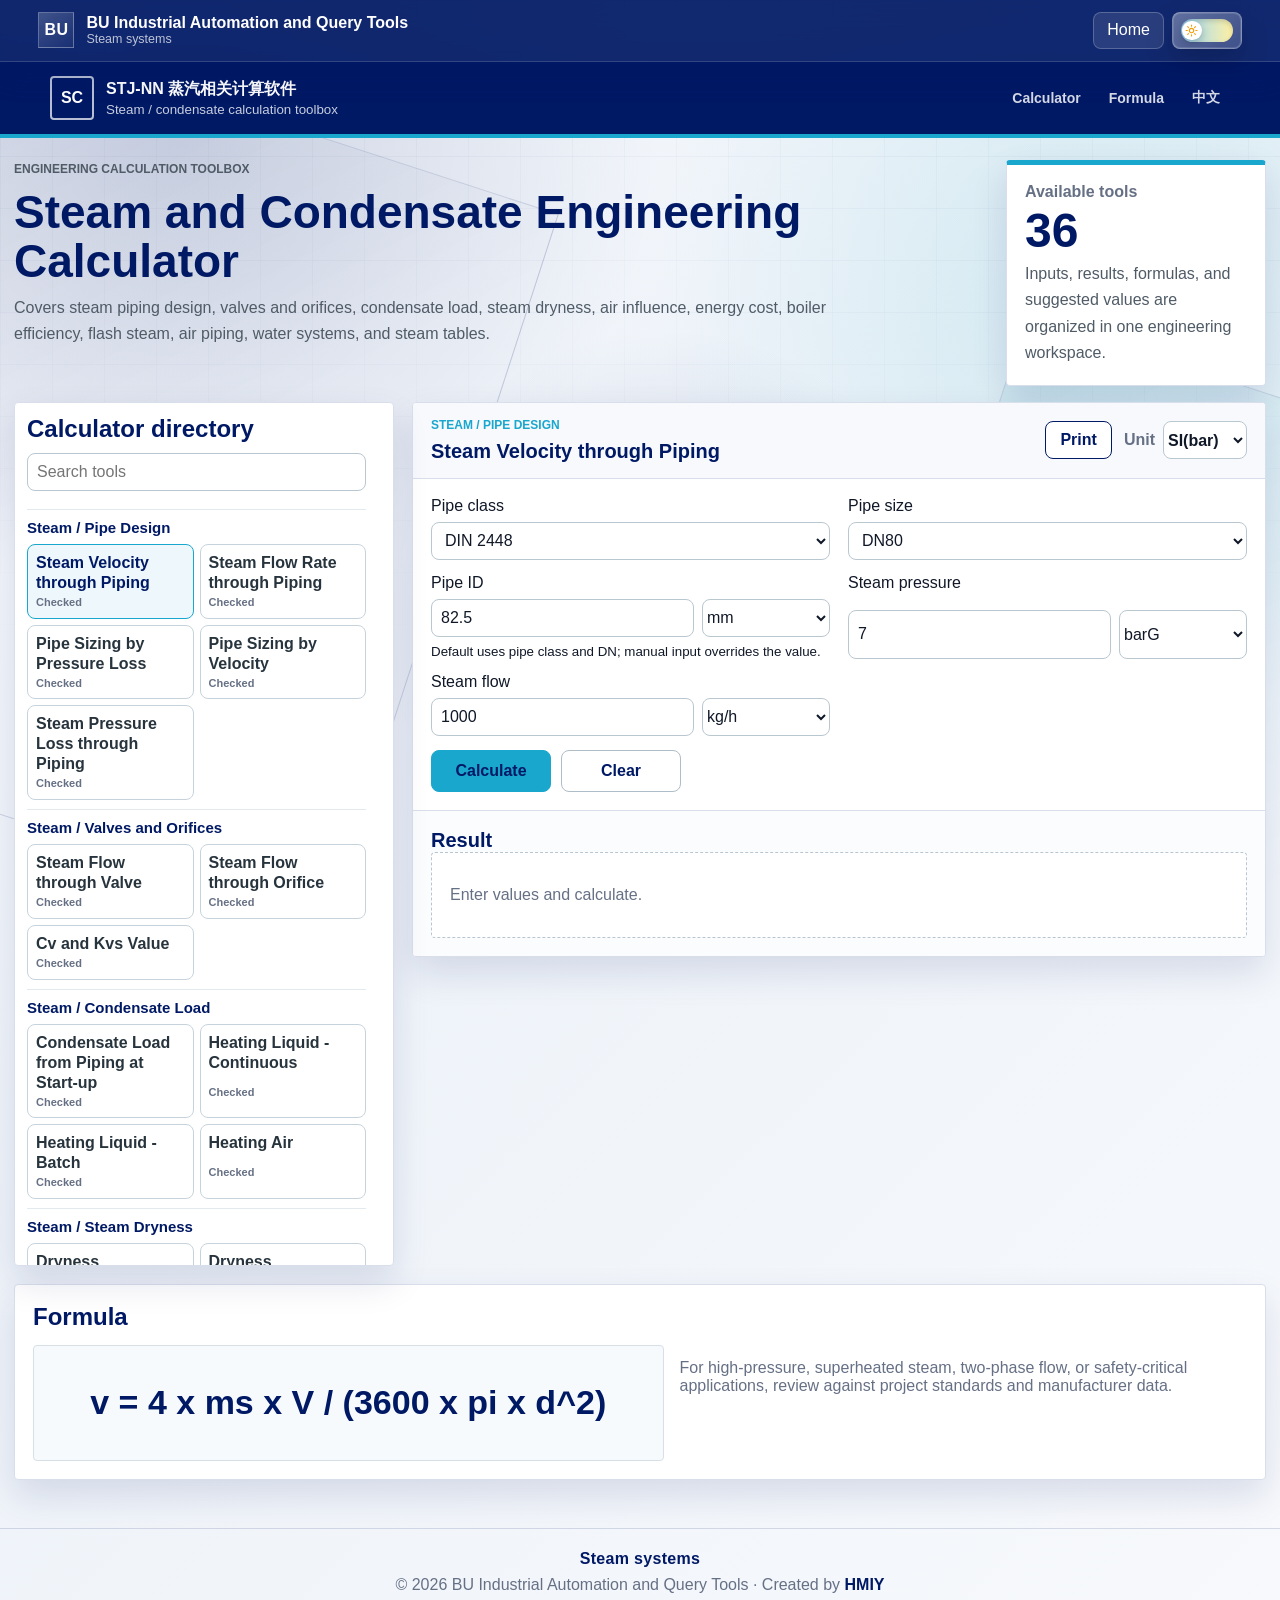
<file: _system/modules/s0/index.html>
<!doctype html>
<html lang="en">
<head>
  <meta charset="utf-8">
  <meta name="viewport" content="width=device-width, initial-scale=1">
  <title>STJ-NN Steam Calculation Software</title>
  <meta name="description" content="Steam, condensate, piping, valve, cost, air, water and steam table engineering calculation software.">
  <link rel="icon" href="data:,">
  <link rel="stylesheet" href="assets/css/steam-system.css">
  <link rel="stylesheet" href="../../ui/portal.css">
</head>
<body class="steam-branch-page">
  <header class="site-header">
    <a class="brand" href="../../../index.html" aria-label="返回首页">
      <span class="brand-mark">SC</span>
      <span>
        <strong>STJ-NN 蒸汽相关计算软件</strong>
        <small>Steam / condensate calculation toolbox</small>
      </span>
    </a>
    <nav class="header-nav" aria-label="页面导航">
      <a href="#calculator" data-i18n="navCalculator">Calculator</a>
      <a href="#equation" data-i18n="navFormula">Formula</a>
      <button type="button" id="langToggle" class="nav-button">中文</button>
    </nav>
  </header>

  <main>
    <section class="hero">
      <div>
        <p class="eyebrow" data-i18n="heroEyebrow">Engineering calculation toolbox</p>
        <h1 data-i18n="heroTitle">Steam and Condensate Engineering Calculator</h1>
        <p data-i18n="heroCopy">
          Covers steam piping design, valves and orifices, condensate load, steam dryness, air influence, energy cost,
          boiler efficiency, flash steam, air piping, water systems, and steam tables.
        </p>
      </div>
      <aside class="hero-card">
        <span data-i18n="toolCountLabel">Available tools</span>
        <strong id="toolCount">0</strong>
        <p data-i18n="heroCardCopy">Inputs, results, formulas, and suggested values are organized in one engineering workspace.</p>
      </aside>
    </section>

    <section id="calculator" class="calculator-layout">
      <aside class="tool-menu">
        <div class="menu-head">
          <h2 data-i18n="menuTitle">Calculator directory</h2>
          <input id="toolSearch" type="search" placeholder="Search tools">
        </div>
        <div id="toolMenu"></div>
      </aside>

      <section class="calculator-card">
        <div class="calculator-head">
          <div>
            <p class="eyebrow" id="toolGroup">Steam</p>
            <h2 id="toolTitle">Select a calculator</h2>
          </div>
          <div class="calculator-tools">
            <button type="button" id="printBtn" class="print-btn" data-i18n="print">Print</button>
            <label class="unit-group">
              <span data-i18n="unit">Unit</span>
              <select id="unitGroup">
                <option value="si">SI</option>
                <option value="siBar" selected>SI(bar)</option>
                <option value="imperial">Imperial</option>
                <option value="mks">MKS</option>
              </select>
            </label>
          </div>
        </div>

        <form id="calculatorForm" class="input-panel"></form>

        <section class="result-panel" aria-live="polite">
          <h2 data-i18n="result">Result</h2>
          <div id="resultOutput" class="empty-result">Enter values and calculate.</div>
        </section>
      </section>
    </section>

    <section id="equation" class="info-section">
      <h2 data-i18n="formula">Formula</h2>
      <div id="equationOutput" class="equation-box"></div>
    </section>

    <section id="validation" class="info-section" hidden>
      <h2>内部检查</h2>
      <p>内部一致性检查区域已隐藏。</p>
      <div id="validationOutput" class="validation-grid"></div>
    </section>
  </main>

  <script src="assets/js/steam-system.js"></script>
  <script src="../../ui/portal.js?v=20260628-theme"></script>
</body>
</html>
</file>
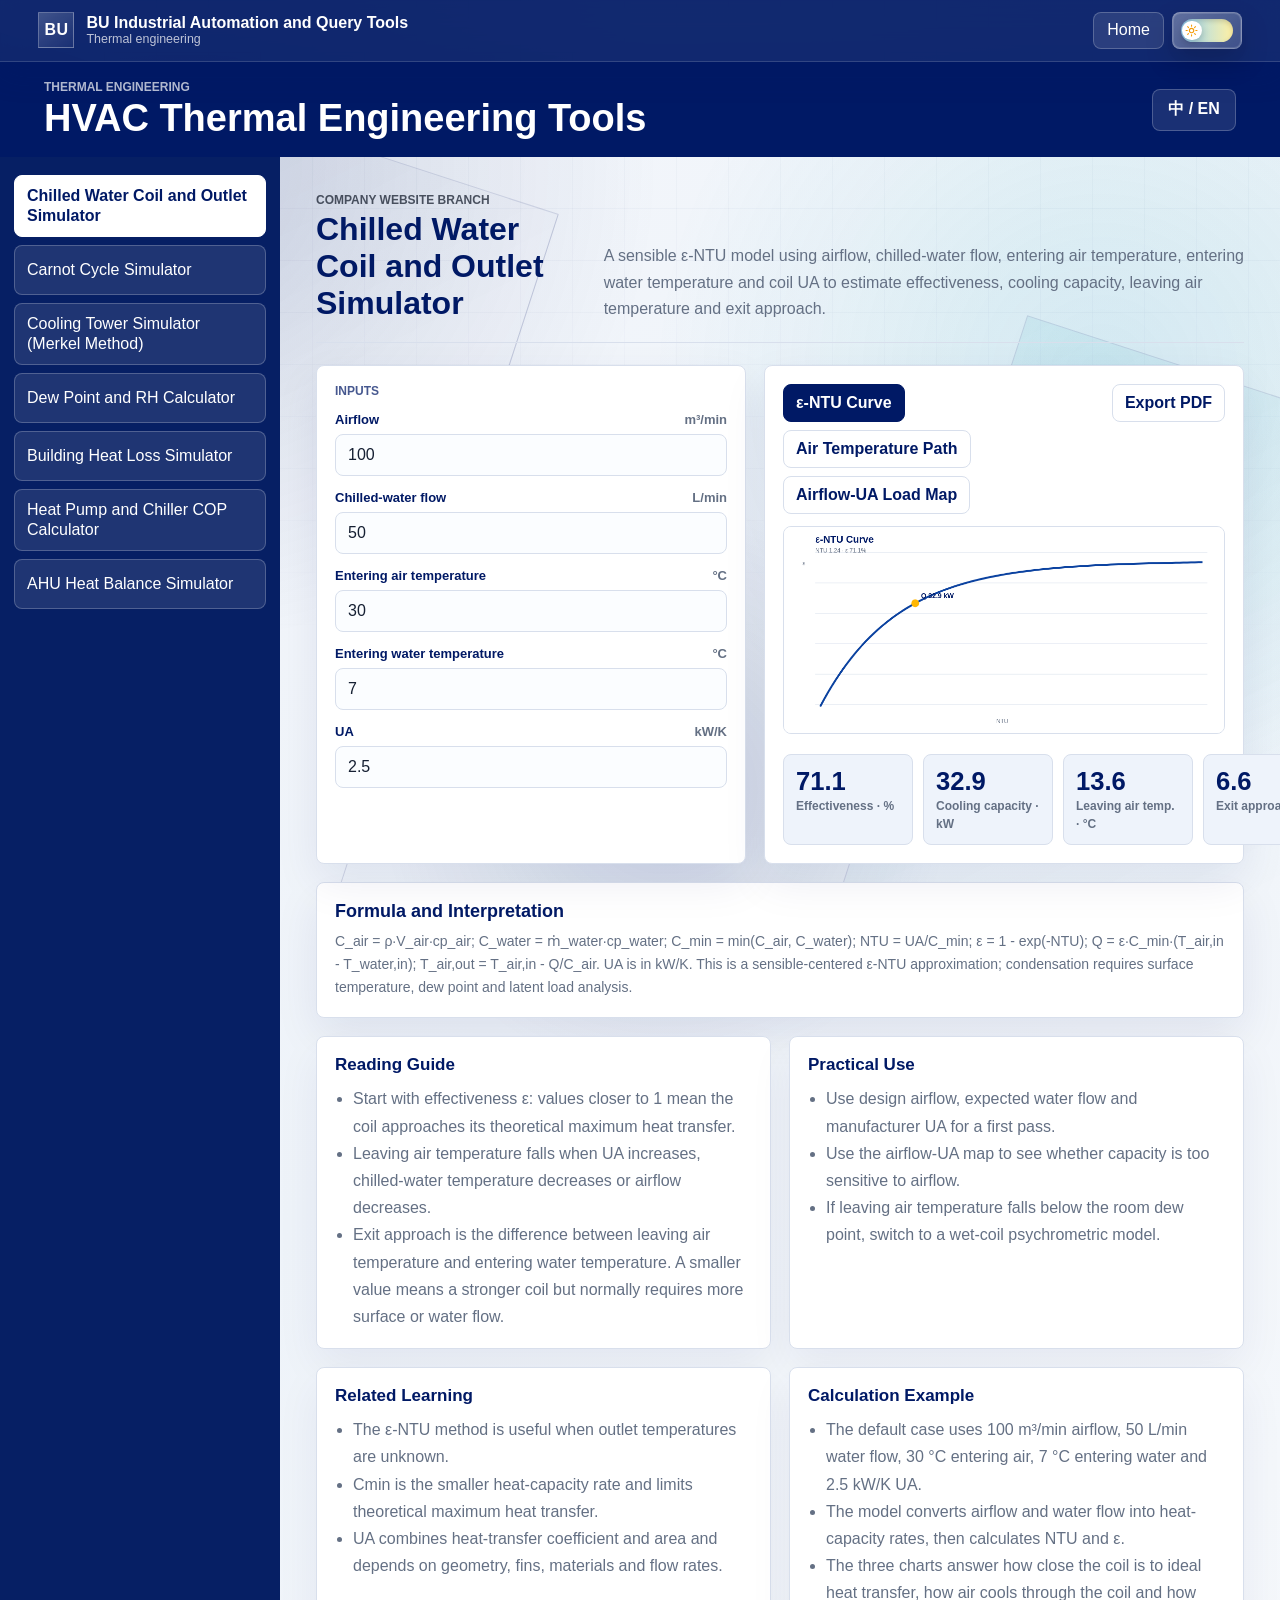
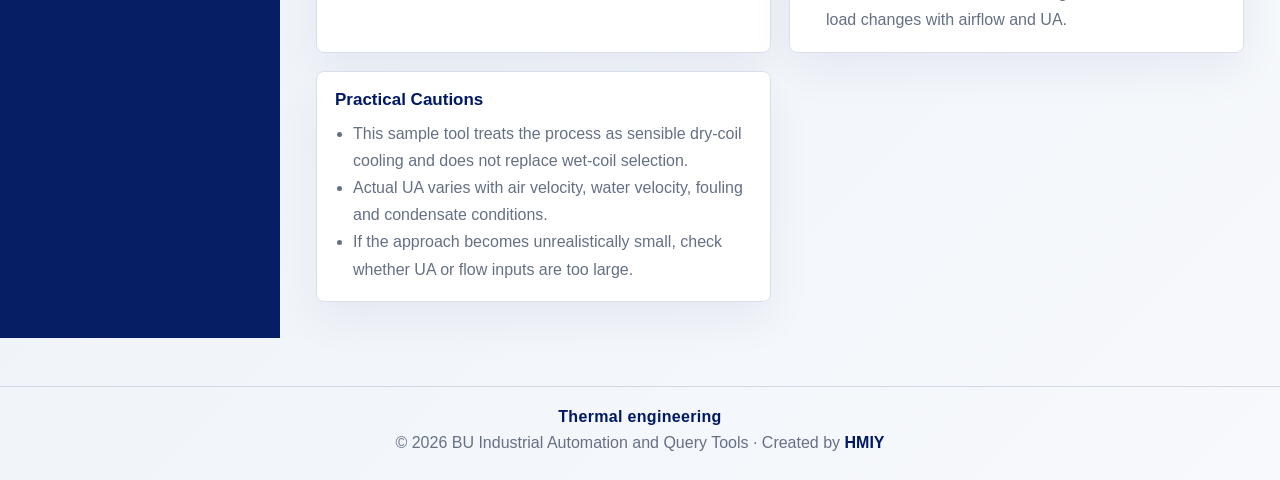
<file: _system/modules/t0/index.html>
<!doctype html>
<html lang="zh-CN">
  <head>
    <meta charset="utf-8" />
    <meta name="viewport" content="width=device-width, initial-scale=1" />
    <title>Thermal Engineering 计算工具</title>
    <link rel="stylesheet" href="styles.css" />
    <link rel="stylesheet" href="../../ui/portal.css" />
  </head>
  <body class="thermal-branch-page">
    <header class="topbar">
      <div>
        <p class="eyebrow">Thermal Engineering</p>
        <h1 data-i18n="appTitle">暖通热工计算工具</h1>
      </div>
      <div class="toolbar">
        <button class="icon-button" id="langToggle" type="button" aria-label="Language">中 / EN</button>
      </div>
    </header>

    <main class="layout">
      <aside class="sidebar" aria-label="Tools">
        <nav id="toolNav"></nav>
      </aside>

      <section class="workspace">
        <section class="intro">
          <div>
            <p class="eyebrow" data-i18n="branchLabel">公司网站分支</p>
            <h2 id="toolTitle"></h2>
          </div>
          <p id="toolDescription"></p>
        </section>

        <section class="tool-grid">
          <form class="panel input-panel" id="inputPanel"></form>

          <section class="panel result-panel">
            <div class="tab-row">
              <div class="tabbar" id="vizTabs"></div>
              <button class="tab-button export-button" id="exportPdf" type="button" data-i18n="exportPdf">导出 PDF</button>
            </div>
            <canvas id="mainChart" width="900" height="420"></canvas>
            <canvas id="animationCanvas" width="900" height="220"></canvas>
            <div class="metrics" id="metrics"></div>
          </section>
        </section>

        <section class="panel formula-panel">
          <h3 id="formulaTitle"></h3>
          <p class="formula" id="formula"></p>
        </section>

        <section class="content-sections" id="contentSections"></section>
      </section>
    </main>

    <section class="print-report" id="printReport" aria-hidden="true"></section>

    <script src="app.js?v=20260614-ahu-align"></script>
    <script src="../../ui/portal.js?v=20260628-theme"></script>
  </body>
</html>
</file>
<file: system/ui/portal.css>
:root {
  --portal-brand: #001965;
  --portal-brand-2: #0a3a9a;
  --portal-ink: #101828;
  --portal-muted: #667085;
  --portal-line: rgba(0, 25, 101, 0.14);
  --portal-panel: rgba(255, 255, 255, 0.88);
  --portal-shadow: 0 18px 50px rgba(0, 25, 101, 0.14);
  --portal-pointer-x: 52%;
  --portal-pointer-y: 38%;
}

html {
  scroll-behavior: smooth;
}

body.portal-integrated {
  position: relative;
  min-height: 100vh;
  background:
    radial-gradient(circle at var(--portal-pointer-x) var(--portal-pointer-y), rgba(0, 25, 101, 0.14), transparent 18rem),
    radial-gradient(circle at 14% 8%, rgba(0, 25, 101, 0.16), transparent 30rem),
    radial-gradient(circle at 86% 18%, rgba(8, 160, 184, 0.12), transparent 28rem),
    linear-gradient(135deg, #f6f8fc 0%, #eef3f9 45%, #f7f9fc 100%) !important;
  color: var(--portal-ink);
  font-family: "Aptos", "Segoe UI", Arial, sans-serif;
}

body.portal-theme-dark.portal-integrated {
  --portal-ink: #eef5ff;
  --portal-muted: #a8b6ce;
  --portal-line: rgba(143, 215, 255, 0.18);
  --portal-panel: rgba(11, 20, 42, 0.88);
  --portal-shadow: 0 18px 50px rgba(0, 0, 0, 0.42);
  --brand: #8fb7ff;
  --brand-light: rgba(143, 215, 255, 0.13);
  --brand-mid: rgba(143, 215, 255, 0.5);
  --primary: #8fb7ff;
  --primary-2: #68a1ff;
  --accent: #38c4df;
  --bg: #071326;
  --card: #0c1930;
  --surface: #0c1930;
  --soft: #10213c;
  --panel: #0c1930;
  --text: #eef5ff;
  --text2: #c5d0e3;
  --text3: #8fa1bd;
  --muted: #a8b6ce;
  --ink: #eef5ff;
  --line: rgba(143, 215, 255, 0.18);
  --border: rgba(143, 215, 255, 0.18);
  background:
    radial-gradient(circle at var(--portal-pointer-x) var(--portal-pointer-y), rgba(56, 196, 223, 0.18), transparent 18rem),
    radial-gradient(circle at 18% 4%, rgba(66, 121, 255, 0.20), transparent 30rem),
    linear-gradient(135deg, #061024 0%, #091a32 48%, #050b16 100%) !important;
  color: #eef5ff;
}

body.portal-integrated::before {
  content: "";
  position: fixed;
  inset: 0;
  z-index: -2;
  pointer-events: none;
  background-image:
    linear-gradient(rgba(0, 25, 101, 0.055) 1px, transparent 1px),
    linear-gradient(90deg, rgba(0, 25, 101, 0.045) 1px, transparent 1px);
  background-size: 52px 52px;
  mask-image: linear-gradient(to bottom, rgba(0, 0, 0, 0.75), transparent 78%);
}

.portal-motion-field {
  position: fixed;
  inset: 0;
  z-index: -1;
  pointer-events: none;
  overflow: hidden;
}

.portal-particle-canvas {
  position: fixed;
  inset: 0;
  z-index: -1;
  pointer-events: none;
  opacity: 0.72;
}

.portal-motion-field::before,
.portal-motion-field::after {
  content: "";
  position: absolute;
  width: 58vw;
  height: 58vw;
  border: 1px solid rgba(0, 25, 101, 0.13);
  transform: rotate(18deg);
  animation: portalDrift 18s ease-in-out infinite alternate;
}

.portal-motion-field::before {
  left: -22vw;
  top: 9vh;
  background: linear-gradient(135deg, rgba(0, 25, 101, 0.08), transparent 55%);
}

.portal-motion-field::after {
  right: -28vw;
  bottom: -20vw;
  animation-duration: 24s;
  background: linear-gradient(135deg, rgba(8, 160, 184, 0.07), transparent 60%);
}

@keyframes portalDrift {
  from { transform: translate3d(0, 0, 0) rotate(18deg); }
  to { transform: translate3d(3vw, -2vh, 0) rotate(23deg); }
}

.portal-topbar {
  position: sticky;
  top: 0;
  z-index: 1200;
  display: flex;
  align-items: center;
  justify-content: space-between;
  gap: 1rem;
  padding: 0.72rem clamp(1rem, 3vw, 2.5rem);
  color: #fff;
  background: rgba(0, 25, 101, 0.93);
  border-bottom: 1px solid rgba(255, 255, 255, 0.14);
  box-shadow: 0 12px 30px rgba(0, 25, 101, 0.2);
  backdrop-filter: blur(16px);
}

.portal-logo {
  display: inline-flex;
  align-items: center;
  gap: 0.75rem;
  color: inherit;
  text-decoration: none;
}

.portal-logo-mark {
  display: grid;
  place-items: center;
  width: 2.25rem;
  height: 2.25rem;
  border: 1px solid rgba(255, 255, 255, 0.28);
  background: linear-gradient(145deg, rgba(255, 255, 255, 0.2), rgba(255, 255, 255, 0.04));
  font-weight: 750;
  letter-spacing: 0.02em;
}

.portal-logo strong,
.portal-logo small {
  display: block;
  line-height: 1.15;
}

.portal-logo small {
  color: rgba(255, 255, 255, 0.72);
  font-size: 0.78rem;
}

.portal-actions {
  display: flex;
  align-items: center;
  gap: 0.5rem;
}

.portal-action {
  display: inline-flex;
  align-items: center;
  justify-content: center;
  min-height: 2.35rem;
  padding: 0 0.82rem;
  border: 1px solid rgba(255, 255, 255, 0.22);
  color: #fff;
  background: rgba(255, 255, 255, 0.1);
  text-decoration: none;
  cursor: pointer;
  transition: transform 180ms ease, background 180ms ease, border-color 180ms ease, box-shadow 180ms ease;
}

.portal-action:hover {
  transform: translateY(-1px);
  background: rgba(255, 255, 255, 0.18);
  border-color: rgba(255, 255, 255, 0.38);
  box-shadow: 0 10px 22px rgba(0, 0, 0, 0.18);
}

.portal-action:active {
  transform: translateY(1px) scale(0.98);
}

.portal-action:focus-visible {
  outline: 3px solid rgba(255, 255, 255, 0.6);
  outline-offset: 2px;
}

.portal-theme-toggle {
  display: inline-flex;
  align-items: center;
  justify-content: center;
  width: 4.35rem;
  height: 2.35rem;
  border: 1px solid rgba(255, 255, 255, 0.28);
  border-radius: 999px;
  background:
    linear-gradient(135deg, rgba(255,255,255,.24), rgba(255,255,255,.08)),
    rgba(255,255,255,.12);
  box-shadow: inset 0 0 0 1px rgba(255,255,255,.12), 0 12px 28px rgba(0,0,0,.18);
  cursor: pointer;
  padding: 0;
  transition: transform 180ms ease, background 180ms ease, box-shadow 180ms ease;
}

.portal-theme-toggle:hover {
  transform: translateY(-1px);
  background:
    linear-gradient(135deg, rgba(255,255,255,.32), rgba(255,255,255,.12)),
    rgba(255,255,255,.16);
  box-shadow: inset 0 0 0 1px rgba(255,255,255,.18), 0 16px 34px rgba(0,0,0,.22);
}

.portal-theme-toggle-track {
  position: relative;
  width: 3.28rem;
  height: 1.42rem;
  border-radius: 999px;
  background: linear-gradient(90deg, #98d7ff, #fff0a3);
  box-shadow: inset 0 2px 5px rgba(0,0,0,.16);
}

.portal-theme-toggle-thumb {
  position: absolute;
  left: 0.1rem;
  top: 0.1rem;
  display: grid;
  place-items: center;
  width: 1.22rem;
  height: 1.22rem;
  border-radius: 50%;
  background: #ffffff;
  color: #f59e0b;
  box-shadow: 0 3px 8px rgba(0,0,0,.24);
  transition: transform 260ms cubic-bezier(.2,.8,.2,1), color 220ms ease, background 220ms ease;
}

.portal-theme-toggle svg {
  position: absolute;
  width: 0.82rem;
  height: 0.82rem;
  fill: none;
  stroke: currentColor;
  stroke-width: 2;
  stroke-linecap: round;
  stroke-linejoin: round;
  transition: opacity 180ms ease, transform 220ms ease;
}

.portal-theme-moon {
  opacity: 0;
  transform: scale(.55) rotate(-20deg);
}

body.portal-theme-dark .portal-theme-toggle-track {
  background: linear-gradient(90deg, #1a2c54, #375a9f);
}

body.portal-theme-dark .portal-theme-toggle-thumb {
  transform: translateX(1.86rem);
  color: #b9d5ff;
  background: #08162d;
}

body.portal-theme-dark .portal-theme-sun {
  opacity: 0;
  transform: scale(.55) rotate(20deg);
}

body.portal-theme-dark .portal-theme-moon {
  opacity: 1;
  transform: scale(1) rotate(0);
}

.portal-language-primary {
  min-width: 7rem;
  border-color: rgba(255, 255, 255, 0.48);
  background:
    linear-gradient(135deg, rgba(255, 255, 255, 0.24), rgba(255, 255, 255, 0.09)),
    rgba(255, 255, 255, 0.14);
  box-shadow: inset 0 0 0 1px rgba(255, 255, 255, 0.12), 0 12px 28px rgba(0, 0, 0, 0.2);
  font-weight: 780;
}

.portal-language-primary::before {
  content: "";
  width: 0.48rem;
  height: 0.48rem;
  margin-right: 0.48rem;
  background: #8fd7ff;
  box-shadow: 0 0 16px rgba(143, 215, 255, 0.9);
}

body.portal-theme-dark .portal-home-main::before {
  background:
    radial-gradient(circle at var(--portal-pointer-x) var(--portal-pointer-y), rgba(143, 215, 255, 0.16), transparent 16rem),
    conic-gradient(from 140deg at var(--portal-pointer-x) var(--portal-pointer-y), transparent, rgba(143, 215, 255, 0.06), transparent 34%);
  mix-blend-mode: screen;
}

body.portal-theme-dark .portal-hero h1,
body.portal-theme-dark .portal-eyebrow,
body.portal-theme-dark .portal-tool-card h2,
body.portal-theme-dark .portal-footer-title {
  color: #dbeafe;
}

body.portal-theme-dark .portal-hero-copy,
body.portal-theme-dark .portal-tool-card p,
body.portal-theme-dark .portal-footer,
body.portal-theme-dark .portal-tool-meta span:first-child {
  color: #a8b6ce;
}

body.portal-theme-dark .portal-tool-card,
body.portal-theme-dark .portal-stat-card,
body.portal-theme-dark .portal-footer,
body.portal-theme-dark .card,
body.portal-theme-dark .panel,
body.portal-theme-dark .section-box,
body.portal-theme-dark .field,
body.portal-theme-dark .slider-card,
body.portal-theme-dark .info-item,
body.portal-theme-dark .block,
body.portal-theme-dark .resultBox,
body.portal-theme-dark .result-box.secondary,
body.portal-theme-dark .calculator-card,
body.portal-theme-dark .tool-menu,
body.portal-theme-dark .hero-card {
  background-color: rgba(12, 25, 48, 0.92) !important;
  border-color: rgba(143, 215, 255, 0.18) !important;
  color: #eef5ff !important;
}

body.portal-theme-dark input,
body.portal-theme-dark select,
body.portal-theme-dark textarea,
body.portal-theme-dark .search input,
body.portal-theme-dark .formula-box,
body.portal-theme-dark .export-area,
body.portal-theme-dark .tip {
  background-color: rgba(5, 13, 28, 0.88) !important;
  border-color: rgba(143, 215, 255, 0.18) !important;
  color: #eef5ff !important;
}

body.portal-theme-dark label,
body.portal-theme-dark .hint,
body.portal-theme-dark .range,
body.portal-theme-dark .sub,
body.portal-theme-dark .info-item .k,
body.portal-theme-dark .stat .t,
body.portal-theme-dark .footer-note {
  color: #a8b6ce !important;
}

body.portal-theme-dark .card h2,
body.portal-theme-dark .stat .v,
body.portal-theme-dark .resultBox .mainv,
body.portal-theme-dark .info-item .v,
body.portal-theme-dark h1,
body.portal-theme-dark h2,
body.portal-theme-dark h3 {
  color: #dbeafe !important;
}

.portal-footer {
  max-width: 1280px;
  margin: 3rem auto 0;
  padding: 1.35rem clamp(1rem, 3vw, 2.5rem) 1.8rem;
  color: var(--portal-muted);
  text-align: center;
  border-top: 1px solid var(--portal-line);
}

.portal-footer-title {
  margin-bottom: 0.45rem;
  color: var(--portal-brand);
  font-weight: 700;
  letter-spacing: 0.02em;
}

.portal-footer a {
  color: var(--portal-brand);
  font-weight: 700;
  text-decoration: none;
}

.portal-footer a:hover {
  text-decoration: underline;
}

.portal-home {
  min-height: 100vh;
}

.portal-home-main {
  max-width: 1260px;
  margin: 0 auto;
  padding: clamp(2rem, 6vw, 5.5rem) clamp(1rem, 3vw, 2.25rem) 2rem;
  position: relative;
}

.portal-home-main::before {
  content: "";
  position: fixed;
  inset: 5.6rem 0 0;
  z-index: -1;
  pointer-events: none;
  background:
    radial-gradient(circle at var(--portal-pointer-x) var(--portal-pointer-y), rgba(143, 215, 255, 0.22), transparent 16rem),
    conic-gradient(from 140deg at var(--portal-pointer-x) var(--portal-pointer-y), transparent, rgba(0, 25, 101, 0.055), transparent 34%);
  mix-blend-mode: multiply;
  transition: background 120ms linear;
}

.portal-hero {
  display: grid;
  grid-template-columns: minmax(0, 1.05fr) minmax(320px, 0.75fr);
  gap: clamp(1.5rem, 4vw, 4rem);
  align-items: center;
  min-height: min(760px, 72vh);
}

.portal-eyebrow {
  margin: 0 0 1rem;
  color: var(--portal-brand-2);
  font-weight: 760;
  letter-spacing: 0.08em;
  text-transform: uppercase;
}

.portal-hero h1 {
  max-width: 860px;
  margin: 0;
  color: var(--portal-brand);
  font-size: clamp(2.8rem, 6vw, 6.6rem);
  line-height: 0.96;
  letter-spacing: 0;
  text-wrap: balance;
}

.portal-hero-copy {
  max-width: 680px;
  margin: 1.4rem 0 0;
  color: #344054;
  font-size: clamp(1.04rem, 1.6vw, 1.24rem);
  line-height: 1.72;
}

.portal-hero-actions {
  display: flex;
  flex-wrap: wrap;
  gap: 0.75rem;
  margin-top: 2rem;
}

.portal-primary,
.portal-secondary {
  display: inline-flex;
  align-items: center;
  justify-content: center;
  min-height: 3rem;
  padding: 0 1rem;
  border: 1px solid var(--portal-brand);
  text-decoration: none;
  font-weight: 750;
  transition: transform 180ms ease, box-shadow 180ms ease, background 180ms ease;
}

.portal-primary {
  color: #fff;
  background: var(--portal-brand);
  box-shadow: 0 16px 32px rgba(0, 25, 101, 0.22);
}

.portal-secondary {
  color: var(--portal-brand);
  background: rgba(255, 255, 255, 0.7);
}

.portal-primary:hover,
.portal-secondary:hover {
  transform: translateY(-2px);
  box-shadow: 0 20px 38px rgba(0, 25, 101, 0.18);
}

.portal-visual {
  min-height: 420px;
  padding: 1rem;
  background:
    linear-gradient(145deg, rgba(0, 25, 101, 0.94), rgba(5, 45, 117, 0.82)),
    linear-gradient(90deg, transparent, rgba(255, 255, 255, 0.08));
  color: #fff;
  box-shadow: var(--portal-shadow);
  overflow: hidden;
  position: relative;
}

.portal-visual::before {
  content: "";
  position: absolute;
  inset: 1rem;
  border: 1px solid rgba(255, 255, 255, 0.16);
  background-image:
    linear-gradient(rgba(255, 255, 255, 0.08) 1px, transparent 1px),
    linear-gradient(90deg, rgba(255, 255, 255, 0.08) 1px, transparent 1px);
  background-size: 36px 36px;
}

.portal-signal-line {
  position: absolute;
  left: 12%;
  right: 10%;
  top: 48%;
  height: 2px;
  background: linear-gradient(90deg, transparent, #8fd7ff, #fff, transparent);
  animation: pulseLine 2.8s ease-in-out infinite;
}

@keyframes pulseLine {
  0%, 100% { opacity: 0.36; transform: scaleX(0.86); }
  50% { opacity: 1; transform: scaleX(1); }
}

.portal-visual-card {
  position: relative;
  z-index: 1;
  margin: 2.2rem;
  padding: 1rem;
  border: 1px solid rgba(255, 255, 255, 0.18);
  background: rgba(255, 255, 255, 0.09);
  backdrop-filter: blur(8px);
}

.portal-visual-card strong {
  display: block;
  font-size: 2.4rem;
  line-height: 1;
}

.portal-visual-card span {
  color: rgba(255, 255, 255, 0.7);
  font-size: 0.86rem;
}

.portal-stat-panel {
  display: grid;
  place-items: center;
}

.portal-stat-grid {
  position: relative;
  z-index: 1;
  display: grid;
  grid-template-columns: repeat(2, minmax(0, 1fr));
  gap: 0.85rem;
  width: min(100%, 380px);
}

.portal-stat-card {
  min-height: 130px;
  padding: 1rem;
  border: 1px solid rgba(255, 255, 255, 0.18);
  background: rgba(255, 255, 255, 0.1);
  backdrop-filter: blur(8px);
}

.portal-stat-card strong {
  display: block;
  color: #fff;
  font-size: clamp(2.4rem, 5vw, 4rem);
  line-height: 0.95;
}

.portal-stat-card span {
  display: block;
  margin-top: 0.5rem;
  color: rgba(255, 255, 255, 0.76);
  font-size: 0.94rem;
  line-height: 1.35;
}

.portal-tools {
  display: grid;
  grid-template-columns: repeat(3, minmax(0, 1fr));
  gap: 1rem;
  margin-top: clamp(2rem, 5vw, 4rem);
}

.portal-tool-card {
  display: flex;
  min-height: 260px;
  flex-direction: column;
  justify-content: space-between;
  padding: 1.25rem;
  color: var(--portal-ink);
  background: var(--portal-panel);
  border: 1px solid rgba(0, 25, 101, 0.12);
  box-shadow: 0 14px 36px rgba(0, 25, 101, 0.1);
  text-decoration: none;
  backdrop-filter: blur(12px);
  transition: transform 220ms ease, box-shadow 220ms ease, border-color 220ms ease;
  position: relative;
  overflow: hidden;
}

.portal-tool-card::before {
  content: "";
  position: absolute;
  inset: 0;
  z-index: 0;
  background: linear-gradient(145deg, rgba(0, 25, 101, 0.045), transparent 46%);
  opacity: 0;
  transition: opacity 220ms ease;
}

.portal-tool-card:hover {
  transform: translateY(-5px);
  border-color: rgba(0, 25, 101, 0.34);
  box-shadow: 0 22px 52px rgba(0, 25, 101, 0.16);
}

.portal-tool-card:hover::before {
  opacity: 1;
}

.portal-tool-card:focus-visible {
  outline: 3px solid rgba(0, 25, 101, 0.35);
  outline-offset: 3px;
}

.portal-tool-kicker {
  position: relative;
  z-index: 1;
  color: var(--portal-brand-2);
  font-size: 0.78rem;
  font-weight: 800;
  letter-spacing: 0.08em;
  text-transform: uppercase;
}

.portal-tool-card h2 {
  position: relative;
  z-index: 1;
  margin: 0.7rem 0 0.55rem;
  color: var(--portal-brand);
  font-size: 1.45rem;
  line-height: 1.2;
}

.portal-tool-card p {
  position: relative;
  z-index: 1;
  margin: 0;
  color: #475467;
  line-height: 1.62;
}

.portal-tool-meta {
  position: relative;
  z-index: 1;
  display: flex;
  align-items: center;
  justify-content: space-between;
  margin-top: 1.2rem;
  color: var(--portal-brand);
  font-weight: 760;
}

.portal-tool-icon {
  display: grid;
  place-items: center;
  width: 2.3rem;
  height: 2.3rem;
  color: #fff;
  background: var(--portal-brand);
}

.portal-tool-content {
  position: relative;
  z-index: 1;
}

.portal-tool-media {
  position: absolute;
  right: -1.1rem;
  bottom: 2.8rem;
  width: 48%;
  max-width: 180px;
  opacity: 0.09;
  filter: saturate(0.8);
  pointer-events: none;
  transition: opacity 220ms ease, transform 220ms ease;
}

.portal-tool-card:hover .portal-tool-media {
  opacity: 0.13;
  transform: translateY(-4px) scale(1.03);
}

body.portal-integrated button,
body.portal-integrated a,
body.portal-integrated input,
body.portal-integrated select {
  border-radius: 8px;
}

body.portal-integrated button,
body.portal-integrated .btn,
body.portal-integrated .tab-btn,
body.portal-integrated .nav-button,
body.portal-integrated .print-btn,
body.portal-integrated .print-button,
body.portal-integrated .icon-button {
  transition: transform 180ms ease, box-shadow 180ms ease, background 180ms ease, border-color 180ms ease;
}

body.portal-integrated button:hover,
body.portal-integrated .btn:hover,
body.portal-integrated .tab-btn:hover,
body.portal-integrated .nav-button:hover,
body.portal-integrated .print-btn:hover,
body.portal-integrated .print-button:hover,
body.portal-integrated .icon-button:hover {
  transform: translateY(-1px);
}

@media (max-width: 920px) {
  .portal-hero {
    grid-template-columns: 1fr;
    min-height: 0;
  }

  .portal-tools {
    grid-template-columns: repeat(2, minmax(0, 1fr));
  }
}

@media (max-width: 640px) {
  .portal-logo small,
  .portal-action-label {
    display: none;
  }

  .portal-topbar {
    padding-inline: 0.75rem;
  }

  .portal-tools {
    grid-template-columns: 1fr;
  }
}

@media print {
  .portal-topbar,
  .portal-motion-field,
  .portal-footer,
  .portal-no-print {
    display: none !important;
  }

  body.portal-integrated {
    background: #fff !important;
  }

  body.portal-integrated::before {
    content: "STJ-BU";
    position: fixed;
    inset: 34% auto auto 14%;
    z-index: 9999;
    display: block;
    width: 72%;
    color: rgba(0, 25, 101, 0.085);
    font-size: 7.5rem;
    font-weight: 800;
    letter-spacing: 0.18em;
    text-align: center;
    transform: rotate(-28deg);
    background: none;
    mask-image: none;
    pointer-events: none;
  }
}
</file>
<file: _system/ui/portal.css>
:root {
  --portal-brand: #001965;
  --portal-brand-2: #0a3a9a;
  --portal-ink: #101828;
  --portal-muted: #667085;
  --portal-line: rgba(0, 25, 101, 0.14);
  --portal-panel: rgba(255, 255, 255, 0.88);
  --portal-shadow: 0 18px 50px rgba(0, 25, 101, 0.14);
  --portal-pointer-x: 52%;
  --portal-pointer-y: 38%;
}

html {
  scroll-behavior: smooth;
}

body.portal-integrated {
  position: relative;
  min-height: 100vh;
  background:
    radial-gradient(circle at var(--portal-pointer-x) var(--portal-pointer-y), rgba(0, 25, 101, 0.14), transparent 18rem),
    radial-gradient(circle at 14% 8%, rgba(0, 25, 101, 0.16), transparent 30rem),
    radial-gradient(circle at 86% 18%, rgba(8, 160, 184, 0.12), transparent 28rem),
    linear-gradient(135deg, #f6f8fc 0%, #eef3f9 45%, #f7f9fc 100%) !important;
  color: var(--portal-ink);
  font-family: "Aptos", "Segoe UI", Arial, sans-serif;
}

body.portal-theme-dark.portal-integrated {
  --portal-ink: #eef5ff;
  --portal-muted: #a8b6ce;
  --portal-line: rgba(143, 215, 255, 0.18);
  --portal-panel: rgba(11, 20, 42, 0.88);
  --portal-shadow: 0 18px 50px rgba(0, 0, 0, 0.42);
  --brand: #8fb7ff;
  --brand-light: rgba(143, 215, 255, 0.13);
  --brand-mid: rgba(143, 215, 255, 0.5);
  --primary: #8fb7ff;
  --primary-2: #68a1ff;
  --accent: #38c4df;
  --bg: #071326;
  --card: #0c1930;
  --surface: #0c1930;
  --soft: #10213c;
  --panel: #0c1930;
  --text: #eef5ff;
  --text2: #c5d0e3;
  --text3: #8fa1bd;
  --muted: #a8b6ce;
  --ink: #eef5ff;
  --line: rgba(143, 215, 255, 0.18);
  --border: rgba(143, 215, 255, 0.18);
  background:
    radial-gradient(circle at var(--portal-pointer-x) var(--portal-pointer-y), rgba(56, 196, 223, 0.18), transparent 18rem),
    radial-gradient(circle at 18% 4%, rgba(66, 121, 255, 0.20), transparent 30rem),
    linear-gradient(135deg, #061024 0%, #091a32 48%, #050b16 100%) !important;
  color: #eef5ff;
}

body.portal-integrated::before {
  content: "";
  position: fixed;
  inset: 0;
  z-index: -2;
  pointer-events: none;
  background-image:
    linear-gradient(rgba(0, 25, 101, 0.055) 1px, transparent 1px),
    linear-gradient(90deg, rgba(0, 25, 101, 0.045) 1px, transparent 1px);
  background-size: 52px 52px;
  mask-image: linear-gradient(to bottom, rgba(0, 0, 0, 0.75), transparent 78%);
}

.portal-motion-field {
  position: fixed;
  inset: 0;
  z-index: -1;
  pointer-events: none;
  overflow: hidden;
}

.portal-particle-canvas {
  position: fixed;
  inset: 0;
  z-index: -1;
  pointer-events: none;
  opacity: 0.72;
}

.portal-motion-field::before,
.portal-motion-field::after {
  content: "";
  position: absolute;
  width: 58vw;
  height: 58vw;
  border: 1px solid rgba(0, 25, 101, 0.13);
  transform: rotate(18deg);
  animation: portalDrift 18s ease-in-out infinite alternate;
}

.portal-motion-field::before {
  left: -22vw;
  top: 9vh;
  background: linear-gradient(135deg, rgba(0, 25, 101, 0.08), transparent 55%);
}

.portal-motion-field::after {
  right: -28vw;
  bottom: -20vw;
  animation-duration: 24s;
  background: linear-gradient(135deg, rgba(8, 160, 184, 0.07), transparent 60%);
}

@keyframes portalDrift {
  from { transform: translate3d(0, 0, 0) rotate(18deg); }
  to { transform: translate3d(3vw, -2vh, 0) rotate(23deg); }
}

.portal-topbar {
  position: sticky;
  top: 0;
  z-index: 1200;
  display: flex;
  align-items: center;
  justify-content: space-between;
  gap: 1rem;
  padding: 0.72rem clamp(1rem, 3vw, 2.5rem);
  color: #fff;
  background: rgba(0, 25, 101, 0.93);
  border-bottom: 1px solid rgba(255, 255, 255, 0.14);
  box-shadow: 0 12px 30px rgba(0, 25, 101, 0.2);
  backdrop-filter: blur(16px);
}

.portal-logo {
  display: inline-flex;
  align-items: center;
  gap: 0.75rem;
  color: inherit;
  text-decoration: none;
}

.portal-logo-mark {
  display: grid;
  place-items: center;
  width: 2.25rem;
  height: 2.25rem;
  border: 1px solid rgba(255, 255, 255, 0.28);
  background: linear-gradient(145deg, rgba(255, 255, 255, 0.2), rgba(255, 255, 255, 0.04));
  font-weight: 750;
  letter-spacing: 0.02em;
}

.portal-logo strong,
.portal-logo small {
  display: block;
  line-height: 1.15;
}

.portal-logo small {
  color: rgba(255, 255, 255, 0.72);
  font-size: 0.78rem;
}

.portal-actions {
  display: flex;
  align-items: center;
  gap: 0.5rem;
}

.portal-action {
  display: inline-flex;
  align-items: center;
  justify-content: center;
  min-height: 2.35rem;
  padding: 0 0.82rem;
  border: 1px solid rgba(255, 255, 255, 0.22);
  color: #fff;
  background: rgba(255, 255, 255, 0.1);
  text-decoration: none;
  cursor: pointer;
  transition: transform 180ms ease, background 180ms ease, border-color 180ms ease, box-shadow 180ms ease;
}

.portal-action:hover {
  transform: translateY(-1px);
  background: rgba(255, 255, 255, 0.18);
  border-color: rgba(255, 255, 255, 0.38);
  box-shadow: 0 10px 22px rgba(0, 0, 0, 0.18);
}

.portal-action:active {
  transform: translateY(1px) scale(0.98);
}

.portal-action:focus-visible {
  outline: 3px solid rgba(255, 255, 255, 0.6);
  outline-offset: 2px;
}

.portal-theme-toggle {
  display: inline-flex;
  align-items: center;
  justify-content: center;
  width: 4.35rem;
  height: 2.35rem;
  border: 1px solid rgba(255, 255, 255, 0.28);
  border-radius: 999px;
  background:
    linear-gradient(135deg, rgba(255,255,255,.24), rgba(255,255,255,.08)),
    rgba(255,255,255,.12);
  box-shadow: inset 0 0 0 1px rgba(255,255,255,.12), 0 12px 28px rgba(0,0,0,.18);
  cursor: pointer;
  padding: 0;
  transition: transform 180ms ease, background 180ms ease, box-shadow 180ms ease;
}

.portal-theme-toggle:hover {
  transform: translateY(-1px);
  background:
    linear-gradient(135deg, rgba(255,255,255,.32), rgba(255,255,255,.12)),
    rgba(255,255,255,.16);
  box-shadow: inset 0 0 0 1px rgba(255,255,255,.18), 0 16px 34px rgba(0,0,0,.22);
}

.portal-theme-toggle-track {
  position: relative;
  width: 3.28rem;
  height: 1.42rem;
  border-radius: 999px;
  background: linear-gradient(90deg, #98d7ff, #fff0a3);
  box-shadow: inset 0 2px 5px rgba(0,0,0,.16);
}

.portal-theme-toggle-thumb {
  position: absolute;
  left: 0.1rem;
  top: 0.1rem;
  display: grid;
  place-items: center;
  width: 1.22rem;
  height: 1.22rem;
  border-radius: 50%;
  background: #ffffff;
  color: #f59e0b;
  box-shadow: 0 3px 8px rgba(0,0,0,.24);
  transition: transform 260ms cubic-bezier(.2,.8,.2,1), color 220ms ease, background 220ms ease;
}

.portal-theme-toggle svg {
  position: absolute;
  width: 0.82rem;
  height: 0.82rem;
  fill: none;
  stroke: currentColor;
  stroke-width: 2;
  stroke-linecap: round;
  stroke-linejoin: round;
  transition: opacity 180ms ease, transform 220ms ease;
}

.portal-theme-moon {
  opacity: 0;
  transform: scale(.55) rotate(-20deg);
}

body.portal-theme-dark .portal-theme-toggle-track {
  background: linear-gradient(90deg, #1a2c54, #375a9f);
}

body.portal-theme-dark .portal-theme-toggle-thumb {
  transform: translateX(1.86rem);
  color: #b9d5ff;
  background: #08162d;
}

body.portal-theme-dark .portal-theme-sun {
  opacity: 0;
  transform: scale(.55) rotate(20deg);
}

body.portal-theme-dark .portal-theme-moon {
  opacity: 1;
  transform: scale(1) rotate(0);
}

.portal-language-primary {
  min-width: 7rem;
  border-color: rgba(255, 255, 255, 0.48);
  background:
    linear-gradient(135deg, rgba(255, 255, 255, 0.24), rgba(255, 255, 255, 0.09)),
    rgba(255, 255, 255, 0.14);
  box-shadow: inset 0 0 0 1px rgba(255, 255, 255, 0.12), 0 12px 28px rgba(0, 0, 0, 0.2);
  font-weight: 780;
}

.portal-language-primary::before {
  content: "";
  width: 0.48rem;
  height: 0.48rem;
  margin-right: 0.48rem;
  background: #8fd7ff;
  box-shadow: 0 0 16px rgba(143, 215, 255, 0.9);
}

body.portal-theme-dark .portal-home-main::before {
  background:
    radial-gradient(circle at var(--portal-pointer-x) var(--portal-pointer-y), rgba(143, 215, 255, 0.16), transparent 16rem),
    conic-gradient(from 140deg at var(--portal-pointer-x) var(--portal-pointer-y), transparent, rgba(143, 215, 255, 0.06), transparent 34%);
  mix-blend-mode: screen;
}

body.portal-theme-dark .portal-hero h1,
body.portal-theme-dark .portal-eyebrow,
body.portal-theme-dark .portal-tool-card h2,
body.portal-theme-dark .portal-footer-title {
  color: #dbeafe;
}

body.portal-theme-dark .portal-hero-copy,
body.portal-theme-dark .portal-tool-card p,
body.portal-theme-dark .portal-footer,
body.portal-theme-dark .portal-tool-meta span:first-child {
  color: #a8b6ce;
}

body.portal-theme-dark .portal-tool-card,
body.portal-theme-dark .portal-stat-card,
body.portal-theme-dark .portal-footer,
body.portal-theme-dark .card,
body.portal-theme-dark .panel,
body.portal-theme-dark .section-box,
body.portal-theme-dark .field,
body.portal-theme-dark .slider-card,
body.portal-theme-dark .info-item,
body.portal-theme-dark .block,
body.portal-theme-dark .resultBox,
body.portal-theme-dark .result-box.secondary,
body.portal-theme-dark .calculator-card,
body.portal-theme-dark .tool-menu,
body.portal-theme-dark .hero-card {
  background-color: rgba(12, 25, 48, 0.92) !important;
  border-color: rgba(143, 215, 255, 0.18) !important;
  color: #eef5ff !important;
}

body.portal-theme-dark input,
body.portal-theme-dark select,
body.portal-theme-dark textarea,
body.portal-theme-dark .search input,
body.portal-theme-dark .formula-box,
body.portal-theme-dark .export-area,
body.portal-theme-dark .tip {
  background-color: rgba(5, 13, 28, 0.88) !important;
  border-color: rgba(143, 215, 255, 0.18) !important;
  color: #eef5ff !important;
}

body.portal-theme-dark label,
body.portal-theme-dark .hint,
body.portal-theme-dark .range,
body.portal-theme-dark .sub,
body.portal-theme-dark .info-item .k,
body.portal-theme-dark .stat .t,
body.portal-theme-dark .footer-note {
  color: #a8b6ce !important;
}

body.portal-theme-dark .card h2,
body.portal-theme-dark .stat .v,
body.portal-theme-dark .resultBox .mainv,
body.portal-theme-dark .info-item .v,
body.portal-theme-dark h1,
body.portal-theme-dark h2,
body.portal-theme-dark h3 {
  color: #dbeafe !important;
}

.portal-footer {
  max-width: 1280px;
  margin: 3rem auto 0;
  padding: 1.35rem clamp(1rem, 3vw, 2.5rem) 1.8rem;
  color: var(--portal-muted);
  text-align: center;
  border-top: 1px solid var(--portal-line);
}

.portal-footer-title {
  margin-bottom: 0.45rem;
  color: var(--portal-brand);
  font-weight: 700;
  letter-spacing: 0.02em;
}

.portal-footer a {
  color: var(--portal-brand);
  font-weight: 700;
  text-decoration: none;
}

.portal-footer a:hover {
  text-decoration: underline;
}

.portal-home {
  min-height: 100vh;
}

.portal-home-main {
  max-width: 1260px;
  margin: 0 auto;
  padding: clamp(2rem, 6vw, 5.5rem) clamp(1rem, 3vw, 2.25rem) 2rem;
  position: relative;
}

.portal-home-main::before {
  content: "";
  position: fixed;
  inset: 5.6rem 0 0;
  z-index: -1;
  pointer-events: none;
  background:
    radial-gradient(circle at var(--portal-pointer-x) var(--portal-pointer-y), rgba(143, 215, 255, 0.22), transparent 16rem),
    conic-gradient(from 140deg at var(--portal-pointer-x) var(--portal-pointer-y), transparent, rgba(0, 25, 101, 0.055), transparent 34%);
  mix-blend-mode: multiply;
  transition: background 120ms linear;
}

.portal-hero {
  display: grid;
  grid-template-columns: minmax(0, 1.05fr) minmax(320px, 0.75fr);
  gap: clamp(1.5rem, 4vw, 4rem);
  align-items: center;
  min-height: min(760px, 72vh);
}

.portal-eyebrow {
  margin: 0 0 1rem;
  color: var(--portal-brand-2);
  font-weight: 760;
  letter-spacing: 0.08em;
  text-transform: uppercase;
}

.portal-hero h1 {
  max-width: 860px;
  margin: 0;
  color: var(--portal-brand);
  font-size: clamp(2.8rem, 6vw, 6.6rem);
  line-height: 0.96;
  letter-spacing: 0;
  text-wrap: balance;
}

.portal-hero-copy {
  max-width: 680px;
  margin: 1.4rem 0 0;
  color: #344054;
  font-size: clamp(1.04rem, 1.6vw, 1.24rem);
  line-height: 1.72;
}

.portal-hero-actions {
  display: flex;
  flex-wrap: wrap;
  gap: 0.75rem;
  margin-top: 2rem;
}

.portal-primary,
.portal-secondary {
  display: inline-flex;
  align-items: center;
  justify-content: center;
  min-height: 3rem;
  padding: 0 1rem;
  border: 1px solid var(--portal-brand);
  text-decoration: none;
  font-weight: 750;
  transition: transform 180ms ease, box-shadow 180ms ease, background 180ms ease;
}

.portal-primary {
  color: #fff;
  background: var(--portal-brand);
  box-shadow: 0 16px 32px rgba(0, 25, 101, 0.22);
}

.portal-secondary {
  color: var(--portal-brand);
  background: rgba(255, 255, 255, 0.7);
}

.portal-primary:hover,
.portal-secondary:hover {
  transform: translateY(-2px);
  box-shadow: 0 20px 38px rgba(0, 25, 101, 0.18);
}

.portal-visual {
  min-height: 420px;
  padding: 1rem;
  background:
    linear-gradient(145deg, rgba(0, 25, 101, 0.94), rgba(5, 45, 117, 0.82)),
    linear-gradient(90deg, transparent, rgba(255, 255, 255, 0.08));
  color: #fff;
  box-shadow: var(--portal-shadow);
  overflow: hidden;
  position: relative;
}

.portal-visual::before {
  content: "";
  position: absolute;
  inset: 1rem;
  border: 1px solid rgba(255, 255, 255, 0.16);
  background-image:
    linear-gradient(rgba(255, 255, 255, 0.08) 1px, transparent 1px),
    linear-gradient(90deg, rgba(255, 255, 255, 0.08) 1px, transparent 1px);
  background-size: 36px 36px;
}

.portal-signal-line {
  position: absolute;
  left: 12%;
  right: 10%;
  top: 48%;
  height: 2px;
  background: linear-gradient(90deg, transparent, #8fd7ff, #fff, transparent);
  animation: pulseLine 2.8s ease-in-out infinite;
}

@keyframes pulseLine {
  0%, 100% { opacity: 0.36; transform: scaleX(0.86); }
  50% { opacity: 1; transform: scaleX(1); }
}

.portal-visual-card {
  position: relative;
  z-index: 1;
  margin: 2.2rem;
  padding: 1rem;
  border: 1px solid rgba(255, 255, 255, 0.18);
  background: rgba(255, 255, 255, 0.09);
  backdrop-filter: blur(8px);
}

.portal-visual-card strong {
  display: block;
  font-size: 2.4rem;
  line-height: 1;
}

.portal-visual-card span {
  color: rgba(255, 255, 255, 0.7);
  font-size: 0.86rem;
}

.portal-stat-panel {
  display: grid;
  place-items: center;
}

.portal-stat-grid {
  position: relative;
  z-index: 1;
  display: grid;
  grid-template-columns: repeat(2, minmax(0, 1fr));
  gap: 0.85rem;
  width: min(100%, 380px);
}

.portal-stat-card {
  min-height: 130px;
  padding: 1rem;
  border: 1px solid rgba(255, 255, 255, 0.18);
  background: rgba(255, 255, 255, 0.1);
  backdrop-filter: blur(8px);
}

.portal-stat-card strong {
  display: block;
  color: #fff;
  font-size: clamp(2.4rem, 5vw, 4rem);
  line-height: 0.95;
}

.portal-stat-card span {
  display: block;
  margin-top: 0.5rem;
  color: rgba(255, 255, 255, 0.76);
  font-size: 0.94rem;
  line-height: 1.35;
}

.portal-tools {
  display: grid;
  grid-template-columns: repeat(3, minmax(0, 1fr));
  gap: 1rem;
  margin-top: clamp(2rem, 5vw, 4rem);
}

.portal-tool-card {
  display: flex;
  min-height: 260px;
  flex-direction: column;
  justify-content: space-between;
  padding: 1.25rem;
  color: var(--portal-ink);
  background: var(--portal-panel);
  border: 1px solid rgba(0, 25, 101, 0.12);
  box-shadow: 0 14px 36px rgba(0, 25, 101, 0.1);
  text-decoration: none;
  backdrop-filter: blur(12px);
  transition: transform 220ms ease, box-shadow 220ms ease, border-color 220ms ease;
  position: relative;
  overflow: hidden;
}

.portal-tool-card::before {
  content: "";
  position: absolute;
  inset: 0;
  z-index: 0;
  background: linear-gradient(145deg, rgba(0, 25, 101, 0.045), transparent 46%);
  opacity: 0;
  transition: opacity 220ms ease;
}

.portal-tool-card:hover {
  transform: translateY(-5px);
  border-color: rgba(0, 25, 101, 0.34);
  box-shadow: 0 22px 52px rgba(0, 25, 101, 0.16);
}

.portal-tool-card:hover::before {
  opacity: 1;
}

.portal-tool-card:focus-visible {
  outline: 3px solid rgba(0, 25, 101, 0.35);
  outline-offset: 3px;
}

.portal-tool-kicker {
  position: relative;
  z-index: 1;
  color: var(--portal-brand-2);
  font-size: 0.78rem;
  font-weight: 800;
  letter-spacing: 0.08em;
  text-transform: uppercase;
}

.portal-tool-card h2 {
  position: relative;
  z-index: 1;
  margin: 0.7rem 0 0.55rem;
  color: var(--portal-brand);
  font-size: 1.45rem;
  line-height: 1.2;
}

.portal-tool-card p {
  position: relative;
  z-index: 1;
  margin: 0;
  color: #475467;
  line-height: 1.62;
}

.portal-tool-meta {
  position: relative;
  z-index: 1;
  display: flex;
  align-items: center;
  justify-content: space-between;
  margin-top: 1.2rem;
  color: var(--portal-brand);
  font-weight: 760;
}

.portal-tool-icon {
  display: grid;
  place-items: center;
  width: 2.3rem;
  height: 2.3rem;
  color: #fff;
  background: var(--portal-brand);
}

.portal-tool-content {
  position: relative;
  z-index: 1;
}

.portal-tool-media {
  position: absolute;
  right: -1.1rem;
  bottom: 2.8rem;
  width: 48%;
  max-width: 180px;
  opacity: 0.09;
  filter: saturate(0.8);
  pointer-events: none;
  transition: opacity 220ms ease, transform 220ms ease;
}

.portal-tool-card:hover .portal-tool-media {
  opacity: 0.13;
  transform: translateY(-4px) scale(1.03);
}

body.portal-integrated button,
body.portal-integrated a,
body.portal-integrated input,
body.portal-integrated select {
  border-radius: 8px;
}

body.portal-integrated button,
body.portal-integrated .btn,
body.portal-integrated .tab-btn,
body.portal-integrated .nav-button,
body.portal-integrated .print-btn,
body.portal-integrated .print-button,
body.portal-integrated .icon-button {
  transition: transform 180ms ease, box-shadow 180ms ease, background 180ms ease, border-color 180ms ease;
}

body.portal-integrated button:hover,
body.portal-integrated .btn:hover,
body.portal-integrated .tab-btn:hover,
body.portal-integrated .nav-button:hover,
body.portal-integrated .print-btn:hover,
body.portal-integrated .print-button:hover,
body.portal-integrated .icon-button:hover {
  transform: translateY(-1px);
}

@media (max-width: 920px) {
  .portal-hero {
    grid-template-columns: 1fr;
    min-height: 0;
  }

  .portal-tools {
    grid-template-columns: repeat(2, minmax(0, 1fr));
  }
}

@media (max-width: 640px) {
  .portal-logo small,
  .portal-action-label {
    display: none;
  }

  .portal-topbar {
    padding-inline: 0.75rem;
  }

  .portal-tools {
    grid-template-columns: 1fr;
  }
}

@media print {
  .portal-topbar,
  .portal-motion-field,
  .portal-footer,
  .portal-no-print {
    display: none !important;
  }

  body.portal-integrated {
    background: #fff !important;
  }

  body.portal-integrated::before {
    content: "STJ-BU";
    position: fixed;
    inset: 34% auto auto 14%;
    z-index: 9999;
    display: block;
    width: 72%;
    color: rgba(0, 25, 101, 0.085);
    font-size: 7.5rem;
    font-weight: 800;
    letter-spacing: 0.18em;
    text-align: center;
    transform: rotate(-28deg);
    background: none;
    mask-image: none;
    pointer-events: none;
  }
}
</file>
<file: _system/modules/r0/assets/css/refrigeration.css>
:root {
  --ink: #101828;
  --muted: #667085;
  --line: #d8deea;
  --panel: #ffffff;
  --soft: #f3f6fb;
  --nav: #001965;
  --nav-2: #0b2f92;
  --accent: #19a7ce;
  --warm: #f4a62a;
  --ok: #16784a;
  --warn: #a45a16;
  --danger: #a03a2f;
  --shadow: 0 16px 36px rgba(0, 25, 101, 0.12);
}

* {
  box-sizing: border-box;
}

html {
  scroll-behavior: smooth;
}

body {
  margin: 0;
  color: var(--ink);
  background:
    radial-gradient(circle at 18% -10%, rgba(25, 167, 206, 0.16), transparent 34rem),
    linear-gradient(180deg, #f7f9fd 0%, #eef3fb 100%);
  font-family: "Noto Sans SC", "Microsoft YaHei", "PingFang SC", Arial, sans-serif;
  letter-spacing: 0;
}

button,
input,
select {
  font: inherit;
}

button,
select {
  cursor: pointer;
}

a {
  color: inherit;
  text-decoration: none;
}

.site-header {
  display: flex;
  justify-content: space-between;
  align-items: center;
  gap: 18px;
  padding: 14px max(18px, calc((100vw - 1220px) / 2));
  color: #fff;
  background: var(--nav);
  border-bottom: 4px solid var(--accent);
}

.brand {
  display: flex;
  align-items: center;
  gap: 12px;
}

.brand-mark {
  display: grid;
  width: 44px;
  height: 44px;
  place-items: center;
  border: 2px solid rgba(255, 255, 255, 0.72);
  border-radius: 4px;
  font-weight: 900;
}

.brand strong,
.brand small {
  display: block;
}

.brand small {
  margin-top: 2px;
  color: rgba(255, 255, 255, 0.78);
}

.header-nav {
  display: flex;
  gap: 8px;
  align-items: center;
}

.header-nav a,
.nav-button {
  min-height: 34px;
  display: inline-flex;
  align-items: center;
  border-radius: 4px;
  padding: 7px 10px;
  border: 0;
  color: rgba(255, 255, 255, 0.84);
  background: transparent;
  font-size: 14px;
  font-weight: 800;
}

.header-nav a:hover,
.nav-button:hover {
  color: #fff;
  background: rgba(255, 255, 255, 0.14);
}

main {
  width: min(1280px, calc(100% - 28px));
  margin: 0 auto 40px;
}

.hero {
  display: grid;
  grid-template-columns: minmax(0, 1fr) 260px;
  gap: 18px;
  align-items: stretch;
  padding: 24px 0 16px;
}

.eyebrow {
  margin: 0 0 8px;
  color: var(--accent);
  font-size: 12px;
  font-weight: 900;
  text-transform: uppercase;
}

h1,
h2,
h3,
p {
  margin-top: 0;
}

h1 {
  margin-bottom: 10px;
  color: var(--nav);
  font-size: clamp(30px, 3.8vw, 48px);
  line-height: 1.08;
  text-wrap: balance;
}

h2 {
  margin-bottom: 10px;
  color: var(--nav);
  font-size: 24px;
}

h3 {
  margin-bottom: 10px;
  color: var(--nav);
  font-size: 18px;
}

.hero p {
  max-width: 880px;
  color: #4f5b66;
  line-height: 1.7;
}

.hero-card,
.panel,
.tool-menu,
.audit-section {
  border: 1px solid var(--line);
  border-radius: 6px;
  background: var(--panel);
  box-shadow: var(--shadow);
}

.hero-card {
  display: grid;
  align-content: center;
  padding: 18px;
  border-top: 5px solid var(--accent);
}

.hero-card span {
  color: var(--muted);
  font-weight: 800;
}

.hero-card strong {
  margin: 6px 0;
  color: var(--nav);
  font-size: 48px;
  line-height: 1;
  font-variant-numeric: tabular-nums;
}

.hero-card p {
  margin: 0;
  color: var(--muted);
  line-height: 1.5;
}

.constant-strip {
  display: flex;
  flex-wrap: wrap;
  gap: 8px;
  margin-bottom: 18px;
}

.constant-strip span {
  padding: 8px 10px;
  border: 1px solid #bfd0dd;
  border-radius: 4px;
  background: rgba(255, 255, 255, 0.72);
  color: var(--nav);
  font-size: 13px;
  font-weight: 800;
}

.calculator-layout {
  display: grid;
  grid-template-columns: 330px minmax(0, 1fr);
  gap: 18px;
  align-items: start;
}

.tool-menu {
  position: sticky;
  top: 18px;
  padding: 12px;
  max-height: calc(100vh - 36px);
  overflow: auto;
  scrollbar-gutter: stable;
}

.menu-head {
  display: grid;
  gap: 10px;
  margin-bottom: 8px;
  position: sticky;
  top: 0;
  z-index: 1;
  padding-bottom: 10px;
  background: var(--panel);
}

.menu-head h2 {
  margin: 0;
}

.menu-head input {
  width: 100%;
  min-height: 38px;
  border: 1px solid #b9c7d0;
  border-radius: 4px;
  padding: 8px 9px;
  background: #fff;
}

.menu-group {
  display: grid;
  gap: 6px;
  padding: 10px 0;
  border-top: 1px solid #e3eaef;
}

.menu-group h3 {
  margin: 0 0 2px;
  color: var(--nav);
  font-size: 15px;
}

.menu-group button {
  width: 100%;
  min-height: 40px;
  border: 1px solid transparent;
  border-radius: 4px;
  padding: 8px 10px;
  color: #273449;
  background: #f7faff;
  text-align: left;
  font-weight: 800;
  transition: 160ms ease;
}

.menu-group button:hover {
  border-color: #bcd7e3;
  background: #ecf8fb;
}

.menu-group button.active {
  color: #fff;
  background: var(--nav);
}

.workspace {
  min-width: 0;
}

.calculator-head {
  display: flex;
  justify-content: space-between;
  gap: 18px;
  align-items: flex-start;
  margin-bottom: 14px;
  padding: 18px;
  border: 1px solid var(--line);
  border-radius: 6px;
  background: rgba(255, 255, 255, 0.82);
}

.calculator-head h2 {
  margin: 0 0 8px;
  font-size: clamp(24px, 2.6vw, 34px);
}

.calculator-head p:last-child {
  max-width: 760px;
  margin: 0;
  color: var(--muted);
  line-height: 1.62;
}

.head-actions {
  display: grid;
  gap: 8px;
  justify-items: end;
}

.mode-switch {
  display: flex;
  gap: 6px;
  flex-wrap: wrap;
  justify-content: flex-end;
}

.mode-switch button {
  min-height: 36px;
  border: 1px solid var(--line);
  border-radius: 4px;
  padding: 7px 10px;
  color: var(--nav);
  background: #fff;
  font-weight: 800;
}

.mode-switch button.active {
  color: #fff;
  background: var(--nav);
  border-color: var(--nav);
}

.print-button {
  min-height: 36px;
  border: 1px solid var(--nav);
  border-radius: 4px;
  padding: 7px 12px;
  color: #fff;
  background: var(--nav);
  font-weight: 900;
  transition: 160ms ease;
}

.print-button:hover {
  background: var(--nav-2);
}

.tool-grid {
  display: grid;
  grid-template-columns: minmax(280px, 400px) minmax(0, 1fr);
  gap: 18px;
  align-items: start;
}

.input-panel {
  display: grid;
  gap: 14px;
  align-content: start;
  padding: 18px;
}

.field {
  display: grid;
  gap: 7px;
}

.field label {
  display: flex;
  justify-content: space-between;
  gap: 12px;
  color: var(--nav);
  font-weight: 900;
  font-size: 13px;
}

.field span {
  color: var(--muted);
  font-weight: 700;
}

.field input,
.field select {
  width: 100%;
  height: 42px;
  border: 1px solid var(--line);
  border-radius: 4px;
  padding: 0 12px;
  color: var(--ink);
  background: #fbfdff;
}

.field input:focus,
.field select:focus,
.menu-head input:focus {
  outline: 3px solid rgba(0, 25, 101, 0.15);
  border-color: var(--nav-2);
}

.field small {
  color: var(--muted);
  line-height: 1.45;
}

.result-panel {
  padding: 18px;
  min-width: 0;
}

.result-head {
  display: flex;
  justify-content: space-between;
  gap: 12px;
  align-items: center;
  margin-bottom: 12px;
}

.result-head h3 {
  margin: 0;
}

.quality-badge {
  border-radius: 4px;
  padding: 5px 8px;
  color: var(--nav);
  background: #e9f7fb;
  font-size: 12px;
  font-weight: 900;
}

.quality-badge.warn {
  color: var(--warn);
  background: #fff4e2;
}

.quality-badge.danger {
  color: var(--danger);
  background: #fdebea;
}

.metrics {
  display: grid;
  grid-template-columns: repeat(2, minmax(0, 1fr));
  gap: 10px;
}

.metric {
  min-height: 92px;
  display: grid;
  align-content: center;
  gap: 5px;
  padding: 13px;
  border: 1px solid #e0e8f0;
  border-left: 4px solid var(--accent);
  border-radius: 4px;
  background: #fbfdff;
}

.metric span {
  color: var(--muted);
  font-size: 12px;
  font-weight: 800;
}

.metric strong {
  color: var(--nav);
  font-size: clamp(22px, 2.8vw, 34px);
  line-height: 1;
  font-variant-numeric: tabular-nums;
}

.metric small {
  color: #52606d;
  font-weight: 700;
}

.warnings {
  display: grid;
  gap: 8px;
  margin-top: 14px;
}

.warning {
  padding: 10px 12px;
  border-left: 4px solid var(--warn);
  border-radius: 4px;
  background: #fff8eb;
  color: #68400f;
  line-height: 1.5;
  font-size: 14px;
}

.warning.danger {
  border-left-color: var(--danger);
  background: #fff0ee;
  color: #74251d;
}

.formula-panel {
  display: grid;
  grid-template-columns: 1fr 1fr;
  gap: 18px;
  margin-top: 18px;
  padding: 18px;
}

.formula-panel p {
  margin: 0;
  color: #45515f;
  line-height: 1.72;
}

.audit-section {
  margin-top: 22px;
  padding: 20px;
}

.section-heading h2 {
  margin-bottom: 16px;
  font-size: clamp(24px, 2.6vw, 34px);
}

.audit-grid {
  display: grid;
  grid-template-columns: repeat(3, minmax(0, 1fr));
  gap: 12px;
}

.audit-grid article {
  padding: 15px;
  border: 1px solid #e1e8f0;
  border-radius: 4px;
  background: #fbfdff;
}

.audit-grid span {
  display: inline-block;
  margin-bottom: 10px;
  color: var(--accent);
  font-size: 12px;
  font-weight: 900;
}

.audit-grid h3 {
  margin-bottom: 8px;
  font-size: 16px;
}

.audit-grid p {
  margin: 0;
  color: var(--muted);
  line-height: 1.62;
}

@media (max-width: 980px) {
  .site-header,
  .hero,
  .calculator-head,
  .tool-grid,
  .formula-panel,
  .calculator-layout {
    grid-template-columns: 1fr;
  }

  .site-header,
  .calculator-head {
    display: grid;
  }

  .header-nav,
  .mode-switch {
    justify-content: flex-start;
  }

  .head-actions {
    justify-items: start;
  }

  .tool-menu {
    position: static;
    max-height: none;
  }

  .audit-grid {
    grid-template-columns: 1fr 1fr;
  }
}

@media (max-width: 640px) {
  main {
    width: min(100% - 20px, 1280px);
  }

  .header-nav {
    flex-wrap: wrap;
  }

  .metrics,
  .audit-grid {
    grid-template-columns: 1fr;
  }
}

@media print {
  .site-header,
  .tool-menu,
  .mode-switch,
  .constant-strip,
  .audit-section {
    display: none;
  }

  body {
    background: #fff;
  }

  main {
    width: 100%;
  }

  .hero,
  .calculator-layout,
  .tool-grid,
  .formula-panel {
    display: block;
  }

  .panel,
  .calculator-head,
  .hero-card {
    box-shadow: none;
    break-inside: avoid;
    margin-bottom: 12px;
  }
}
</file>
<file: _system/modules/s0/assets/css/steam-system.css>
:root {
  --ink: #101828;
  --muted: #667085;
  --line: #d8deea;
  --panel: #ffffff;
  --soft: #f3f6fb;
  --nav: #001965;
  --nav-2: #0b2f92;
  --accent: #19a7ce;
  --ok: #16784a;
  --warn: #a45a16;
  --danger: #a03a2f;
  --shadow: 0 16px 36px rgba(0, 25, 101, 0.12);
}

* {
  box-sizing: border-box;
}

[hidden] {
  display: none !important;
}

html {
  scroll-behavior: smooth;
}

body {
  margin: 0;
  color: var(--ink);
  background: #f3f6fb;
  font-family: "Noto Sans SC", "Microsoft YaHei", "PingFang SC", Arial, sans-serif;
  letter-spacing: 0;
}

.steam-branch-page .portal-topbar .portal-actions .portal-language-primary {
  display: none;
}

button,
input,
select {
  font: inherit;
}

button,
select {
  cursor: pointer;
}

a {
  color: inherit;
  text-decoration: none;
}

.page {
  min-height: 100vh;
}

.site-header {
  display: flex;
  justify-content: space-between;
  align-items: center;
  gap: 18px;
  padding: 14px max(18px, calc((100vw - 1180px) / 2));
  color: #fff;
  background: var(--nav);
  border-bottom: 4px solid var(--accent);
}

.brand {
  display: flex;
  align-items: center;
  gap: 12px;
}

.brand-mark {
  display: grid;
  width: 44px;
  height: 44px;
  place-items: center;
  border: 2px solid rgba(255, 255, 255, 0.72);
  border-radius: 4px;
  font-weight: 900;
}

.brand strong,
.brand small {
  display: block;
}

.brand small {
  margin-top: 2px;
  color: rgba(255, 255, 255, 0.78);
}

.header-nav {
  display: flex;
  gap: 8px;
}

.header-nav a,
.nav-button {
  min-height: 34px;
  display: inline-flex;
  align-items: center;
  border-radius: 4px;
  padding: 7px 10px;
  border: 0;
  color: rgba(255, 255, 255, 0.84);
  background: transparent;
  font-size: 14px;
  font-weight: 700;
}

.header-nav a:hover,
.nav-button:hover {
  color: #fff;
  background: rgba(255, 255, 255, 0.14);
}

main {
  width: min(1280px, calc(100% - 28px));
  margin: 0 auto;
}

.hero {
  display: grid;
  grid-template-columns: minmax(0, 1fr) 260px;
  gap: 18px;
  align-items: stretch;
  padding: 22px 0 16px;
}

.eyebrow {
  margin: 0 0 8px;
  color: var(--accent);
  font-size: 12px;
  font-weight: 900;
  text-transform: uppercase;
}

h1,
h2,
p {
  margin-top: 0;
}

h1 {
  margin-bottom: 8px;
  color: var(--nav);
  font-size: clamp(30px, 3.6vw, 46px);
  line-height: 1.08;
}

h2 {
  margin-bottom: 14px;
  color: var(--nav);
  font-size: 24px;
}

.hero p {
  max-width: 820px;
  color: #4f5b66;
  line-height: 1.66;
}

.hero-card,
.calculator-card,
.info-section {
  border: 1px solid var(--line);
  border-radius: 4px;
  background: var(--panel);
  box-shadow: var(--shadow);
}

.hero-card {
  display: grid;
  align-content: center;
  padding: 18px;
  border-top: 5px solid var(--accent);
}

.hero-card span {
  color: var(--muted);
  font-weight: 800;
}

.hero-card strong {
  margin: 6px 0;
  color: var(--nav);
  font-size: 48px;
  line-height: 1;
}

.hero-card p {
  margin: 0;
}

.calculator-card {
  overflow: hidden;
}

.calculator-layout {
  display: grid;
  grid-template-columns: 380px minmax(0, 1fr);
  gap: 18px;
  align-items: start;
}

.tool-menu {
  position: sticky;
  top: 18px;
  border: 1px solid var(--line);
  border-radius: 4px;
  padding: 12px;
  background: var(--panel);
  box-shadow: var(--shadow);
  max-height: calc(100vh - 36px);
  overflow: auto;
  scrollbar-gutter: stable;
}

.menu-head {
  display: grid;
  gap: 10px;
  margin-bottom: 8px;
  position: sticky;
  top: 0;
  z-index: 1;
  padding-bottom: 10px;
  background: var(--panel);
}

.menu-head h2 {
  margin: 0;
}

.menu-head input {
  width: 100%;
  min-height: 38px;
  border: 1px solid #b9c7d0;
  border-radius: 3px;
  padding: 8px 9px;
  background: #fff;
}

.menu-group {
  display: grid;
  grid-template-columns: repeat(2, minmax(0, 1fr));
  gap: 6px;
  padding: 9px 0;
  border-top: 1px solid #e3eaef;
}

.menu-group h3 {
  grid-column: 1 / -1;
  margin: 0 0 2px;
  color: var(--nav);
  font-size: 15px;
}

.menu-group button {
  width: 100%;
  min-height: 52px;
  display: grid;
  gap: 3px;
  border: 1px solid #c6d3dc;
  border-radius: 3px;
  padding: 8px;
  color: #27343d;
  background: #fff;
  text-align: left;
  font-weight: 760;
  line-height: 1.25;
}

.menu-group button small {
  color: var(--muted);
  font-size: 11px;
  font-weight: 800;
}

.menu-group button:hover,
.menu-group button.active {
  border-color: var(--accent);
  color: var(--nav);
  background: #eef8fc;
}

.calculator-head {
  display: flex;
  justify-content: space-between;
  align-items: center;
  gap: 16px;
  padding: 15px 18px;
  background: #f7f9fd;
  border-bottom: 1px solid var(--line);
}

.calculator-tools {
  display: flex;
  align-items: center;
  gap: 12px;
}

.print-btn {
  min-height: 38px;
  border: 1px solid var(--nav);
  border-radius: 3px;
  padding: 8px 14px;
  color: var(--nav);
  background: #fff;
  font-weight: 900;
}

.print-btn:hover {
  border-color: var(--accent);
  background: #eef8fc;
}

.calculator-head h2,
.result-panel h2 {
  margin: 0;
  font-size: 20px;
}

.unit-group {
  display: flex;
  align-items: center;
  gap: 8px;
  color: var(--muted);
  font-weight: 800;
}

.unit-group select,
.with-unit select,
.control select,
.with-unit input {
  min-height: 38px;
  border: 1px solid #b9c7d0;
  border-radius: 3px;
  background: #fff;
  color: var(--ink);
}

.input-panel {
  display: grid;
  grid-template-columns: repeat(2, minmax(0, 1fr));
  gap: 14px 18px;
  padding: 18px;
}

.control {
  display: grid;
  gap: 7px;
}

.control label {
  display: flex;
  align-items: center;
  gap: 6px;
  color: #2e3a44;
  font-weight: 850;
}

.control > select {
  width: 100%;
  padding: 8px 9px;
}

.with-unit {
  display: grid;
  grid-template-columns: minmax(0, 1fr) 128px;
  gap: 8px;
}

.with-unit input {
  width: 100%;
  padding: 8px 9px;
}

.with-unit input[readonly] {
  color: #5d6974;
  background: #eef2f5;
}

.tip {
  width: 22px;
  height: 22px;
  border: 1px solid #98a9b5;
  border-radius: 50%;
  color: var(--nav);
  background: #fff;
  font-size: 12px;
  font-weight: 900;
}

.advanced-row,
.actions {
  grid-column: 1 / -1;
  display: flex;
  gap: 10px;
  align-items: center;
}

.advanced-row {
  padding-top: 2px;
}

.advanced-row button {
  border: 0;
  color: var(--accent);
  background: transparent;
  padding: 0;
  font-weight: 850;
  text-decoration: underline;
}

.primary-btn,
.secondary-btn {
  min-width: 120px;
  min-height: 42px;
  border-radius: 3px;
  padding: 9px 16px;
  font-weight: 900;
}

.primary-btn {
  border: 1px solid var(--accent);
  color: var(--nav);
  background: var(--accent);
}

.secondary-btn {
  border: 1px solid #aebdc7;
  color: var(--nav);
  background: #fff;
}

.result-panel {
  padding: 18px;
  border-top: 1px solid var(--line);
  background: #fbfcfd;
}

.empty-result {
  min-height: 86px;
  display: grid;
  align-items: center;
  border: 1px dashed #b8c6d1;
  border-radius: 4px;
  padding: 18px;
  color: var(--muted);
  background: #fff;
}

.empty-result.error {
  border-color: var(--danger);
  color: var(--danger);
  background: #fff6f5;
}

.result-content {
  display: grid;
  grid-template-columns: minmax(220px, 300px) minmax(190px, 230px) minmax(0, 1fr);
  gap: 14px;
  align-items: start;
}

.result-value {
  border-radius: 4px;
  padding: 18px;
  color: #fff;
  background: var(--nav);
  border-top: 4px solid var(--accent);
}

.result-value span {
  display: block;
  margin-bottom: 7px;
  font-weight: 800;
  opacity: 0.82;
}

.result-value strong {
  display: block;
  font-size: clamp(34px, 5vw, 56px);
  line-height: 1;
}

.suggestion-card {
  min-height: 140px;
  border: 1px solid #d7e0e7;
  border-top: 4px solid var(--accent);
  border-radius: 4px;
  padding: 14px;
  background: #fff;
}

.suggestion-card span {
  display: block;
  margin-bottom: 9px;
  color: var(--muted);
  font-size: 12px;
  font-weight: 900;
}

.suggestion-card strong {
  display: block;
  color: var(--nav);
  font-size: 22px;
  line-height: 1.2;
}

.suggestion-card p {
  margin: 10px 0 0;
  color: var(--muted);
  font-size: 13px;
  line-height: 1.45;
}

#resultUnit {
  min-height: 42px;
  border: 1px solid #b9c7d0;
  border-radius: 3px;
  padding: 8px 9px;
  background: #fff;
}

.result-details {
  display: grid;
  grid-template-columns: repeat(2, minmax(0, 1fr));
  gap: 8px;
  margin: 0;
}

.result-details div {
  border: 1px solid #d7e0e7;
  border-radius: 4px;
  padding: 10px;
  background: #fff;
  min-width: 0;
}

.result-details dt {
  color: var(--muted);
  font-size: 12px;
  font-weight: 900;
}

.result-details dd {
  margin: 5px 0 0;
  color: var(--nav);
  font-weight: 900;
  overflow-wrap: anywhere;
}

.info-section {
  margin-top: 18px;
  padding: 18px;
}

.equation-box {
  display: grid;
  grid-template-columns: minmax(260px, 1fr) minmax(260px, 0.9fr);
  gap: 16px;
  align-items: start;
}

.formula {
  display: grid;
  min-height: 116px;
  place-items: center;
  border: 1px solid #d7e0e7;
  border-radius: 4px;
  background: #f7fafc;
  color: var(--nav);
  font-size: clamp(22px, 3vw, 34px);
  font-weight: 900;
  text-align: center;
}

table {
  width: 100%;
  border-collapse: collapse;
  background: #fff;
}

th,
td {
  border: 1px solid #d7e0e7;
  padding: 10px;
  text-align: left;
}

th {
  width: 76px;
  color: var(--nav);
  background: #f1f5f8;
}

.note {
  margin: 14px 0 0;
  color: var(--muted);
}

.validation-grid {
  display: grid;
  grid-template-columns: repeat(4, minmax(0, 1fr));
  gap: 12px;
}

.validation-grid article {
  border: 1px solid #d7e0e7;
  border-left: 5px solid var(--ok);
  border-radius: 4px;
  padding: 12px;
  background: #fff;
}

.validation-grid article.warn {
  border-left-color: var(--warn);
}

.validation-grid strong,
.validation-grid span {
  display: block;
}

.validation-grid strong {
  color: var(--nav);
}

.validation-grid span {
  margin-top: 4px;
  color: var(--muted);
  font-size: 13px;
}

.validation-grid dl {
  margin: 10px 0 0;
}

.validation-grid div {
  display: flex;
  justify-content: space-between;
  gap: 10px;
  border-top: 1px solid #edf1f3;
  padding-top: 6px;
  margin-top: 6px;
}

.validation-grid dt {
  color: var(--muted);
}

.validation-grid dd {
  margin: 0;
  font-weight: 850;
}

@media (max-width: 920px) {
  .site-header,
  .calculator-head {
    align-items: flex-start;
    flex-direction: column;
  }

  .calculator-tools {
    width: 100%;
    justify-content: space-between;
  }

  .hero,
  .calculator-layout,
  .input-panel,
  .result-content,
  .equation-box,
  .validation-grid {
    grid-template-columns: 1fr;
  }

  .tool-menu {
    position: static;
    max-height: none;
  }

  .menu-group {
    grid-template-columns: 1fr;
  }

  .header-nav {
    overflow-x: auto;
    width: 100%;
  }
}

@media (max-width: 560px) {
  main {
    width: min(100% - 20px, 1180px);
  }

  .with-unit,
  .result-details {
    grid-template-columns: 1fr;
  }
}

@media print {
  @page {
    margin: 14mm;
  }

  body {
    background: #fff;
  }

  body::before {
    content: "STJ-BU";
    position: fixed;
    inset: 40% auto auto 8%;
    z-index: 9999;
    color: rgba(0, 25, 101, 0.08);
    font-size: 96px;
    font-weight: 900;
    transform: rotate(-28deg);
    pointer-events: none;
  }

  .site-header,
  .hero,
  .tool-menu,
  #validation,
  .header-nav,
  .print-btn,
  .actions {
    display: none !important;
  }

  main {
    width: 100%;
  }

  .calculator-layout,
  .result-content,
  .equation-box {
    grid-template-columns: 1fr;
  }

  .calculator-card,
  .info-section {
    box-shadow: none;
    break-inside: avoid;
  }

  .calculator-card {
    border-color: #9aa8c0;
  }

  .input-panel {
    grid-template-columns: repeat(2, minmax(0, 1fr));
  }

  .result-value {
    color: #001965;
    background: #f3f6fb;
    border: 1px solid #d8deea;
    border-top: 4px solid #19a7ce;
  }

  .suggestion-card,
  .result-details div,
  .formula {
    background: #fff;
  }
}
</file>
<file: _system/modules/t0/styles.css>
:root {
  --brand: #001965;
  --brand-2: #0b42a0;
  --ink: #162033;
  --muted: #647084;
  --line: #d8dfec;
  --surface: #ffffff;
  --soft: #eef3fb;
  --accent: #08a0b8;
  --warm: #ffb703;
  --danger: #d9564a;
  --ok: #30a46c;
}

* {
  box-sizing: border-box;
}

html,
body {
  min-height: 100%;
}

body {
  margin: 0;
  background: linear-gradient(180deg, #f7f9fd 0%, #eef3fb 100%);
  color: var(--ink);
  font-family: "Segoe UI", "Microsoft YaHei", Arial, sans-serif;
}

.thermal-branch-page .portal-topbar .portal-actions .portal-language-primary {
  display: none;
}

button,
input,
select {
  font: inherit;
}

.topbar {
  min-height: 88px;
  display: flex;
  align-items: center;
  justify-content: space-between;
  gap: 24px;
  padding: 18px clamp(18px, 4vw, 44px);
  background: var(--brand);
  color: #fff;
}

.topbar h1 {
  margin: 4px 0 0;
  font-size: clamp(24px, 3vw, 38px);
  line-height: 1.1;
}

.eyebrow {
  margin: 0;
  color: currentColor;
  opacity: 0.72;
  font-size: 12px;
  font-weight: 700;
  letter-spacing: 0;
  text-transform: uppercase;
}

.icon-button,
.nav-button {
  border: 1px solid rgba(255, 255, 255, 0.22);
  background: rgba(255, 255, 255, 0.1);
  color: #fff;
  cursor: pointer;
  transition: 160ms ease;
}

.icon-button {
  min-width: 84px;
  height: 42px;
  border-radius: 6px;
  font-weight: 700;
  padding: 0 12px;
}

.toolbar {
  display: flex;
  gap: 10px;
  align-items: center;
}

.export-button {
  min-width: 112px;
}

.icon-button:hover,
.nav-button:hover {
  background: rgba(255, 255, 255, 0.18);
}

.layout {
  display: grid;
  grid-template-columns: 280px minmax(0, 1fr);
  min-height: calc(100vh - 88px);
}

.sidebar {
  background: #061f64;
  padding: 18px 14px;
}

#toolNav {
  display: grid;
  gap: 8px;
}

.nav-button {
  width: 100%;
  min-height: 50px;
  padding: 10px 12px;
  border-radius: 6px;
  text-align: left;
  line-height: 1.25;
}

.nav-button.active {
  background: #fff;
  color: var(--brand);
  border-color: #fff;
  font-weight: 800;
}

.workspace {
  padding: clamp(18px, 3vw, 36px);
}

.intro {
  display: flex;
  justify-content: space-between;
  gap: 28px;
  align-items: end;
  padding-bottom: 20px;
  border-bottom: 1px solid var(--line);
}

.intro h2 {
  margin: 4px 0 0;
  color: var(--brand);
  font-size: clamp(22px, 2.5vw, 34px);
}

.intro p:last-child {
  max-width: 700px;
  margin: 0;
  color: var(--muted);
  line-height: 1.65;
}

.tool-grid {
  display: grid;
  grid-template-columns: minmax(300px, 430px) minmax(0, 1fr);
  gap: 18px;
  margin-top: 22px;
}

.panel {
  background: var(--surface);
  border: 1px solid var(--line);
  border-radius: 8px;
  box-shadow: 0 18px 45px rgba(0, 25, 101, 0.08);
}

.input-panel {
  display: grid;
  gap: 14px;
  align-content: start;
  padding: 18px;
}

.field {
  display: grid;
  gap: 7px;
}

.input-group-title {
  margin: 8px 0 -2px;
  padding-top: 12px;
  border-top: 1px solid var(--line);
  color: var(--brand);
  font-size: 15px;
}

.input-panel .eyebrow + .input-group-title {
  margin-top: 0;
  padding-top: 0;
  border-top: 0;
}

.field label {
  display: flex;
  justify-content: space-between;
  gap: 12px;
  color: var(--brand);
  font-weight: 800;
  font-size: 13px;
}

.field span {
  color: var(--muted);
  font-weight: 600;
}

.field input,
.field select {
  width: 100%;
  height: 42px;
  border: 1px solid var(--line);
  border-radius: 6px;
  padding: 0 12px;
  color: var(--ink);
  background: #fbfdff;
}

.field input:focus,
.field select:focus {
  outline: 3px solid rgba(0, 25, 101, 0.15);
  border-color: var(--brand-2);
}

.result-panel {
  padding: 18px;
  min-width: 0;
}

.tab-row {
  display: flex;
  justify-content: space-between;
  align-items: flex-start;
  gap: 12px;
  margin-bottom: 12px;
}

.tabbar {
  display: flex;
  flex-wrap: wrap;
  gap: 8px;
  flex: 1;
}

.tab-button {
  min-height: 38px;
  border: 1px solid var(--line);
  border-radius: 6px;
  background: #fff;
  color: var(--brand);
  cursor: pointer;
  font-weight: 800;
  padding: 0 12px;
}

.tab-button.active {
  background: var(--brand);
  color: #fff;
  border-color: var(--brand);
}

.metrics {
  display: grid;
  grid-template-columns: repeat(4, minmax(130px, 1fr));
  gap: 10px;
  margin-top: 16px;
}

.metric {
  min-height: 86px;
  border: 1px solid var(--line);
  border-radius: 8px;
  padding: 12px;
  background: var(--soft);
}

.metric strong {
  display: block;
  color: var(--brand);
  font-size: clamp(22px, 2vw, 30px);
  line-height: 1.15;
}

.metric span {
  color: var(--muted);
  font-size: 12px;
  font-weight: 700;
}

.visual-shell {
  display: grid;
  grid-template-columns: 1fr;
  gap: 12px;
}

canvas {
  width: 100%;
  max-width: 100%;
  background: #fff;
  border: 1px solid var(--line);
  border-radius: 8px;
}

#animationCanvas {
  background: linear-gradient(180deg, #ffffff 0%, #edf5ff 100%);
}

.formula-panel {
  margin-top: 18px;
  padding: 18px;
}

.formula-panel h3 {
  margin: 0 0 8px;
  color: var(--brand);
  font-size: 18px;
}

.formula {
  margin: 0;
  color: var(--muted);
  line-height: 1.65;
  font-size: 14px;
}

.content-sections {
  display: grid;
  grid-template-columns: repeat(2, minmax(0, 1fr));
  gap: 18px;
  margin-top: 18px;
}

.info-block {
  padding: 18px;
  background: #fff;
  border: 1px solid var(--line);
  border-radius: 8px;
  box-shadow: 0 18px 45px rgba(0, 25, 101, 0.06);
}

.info-block h3 {
  margin: 0 0 10px;
  color: var(--brand);
  font-size: 17px;
}

.info-block p,
.info-block li {
  color: var(--muted);
  line-height: 1.7;
}

.info-block ul {
  margin: 0;
  padding-left: 18px;
}

.print-report {
  display: none;
}

@media (max-width: 980px) {
  .layout {
    grid-template-columns: 1fr;
  }

  .sidebar {
    padding: 12px;
    overflow-x: auto;
  }

  #toolNav {
    display: flex;
    min-width: max-content;
  }

  .nav-button {
    width: 190px;
  }

  .tool-grid,
  .intro {
    grid-template-columns: 1fr;
    display: grid;
  }

  .metrics {
    grid-template-columns: repeat(2, minmax(130px, 1fr));
  }

  .content-sections {
    grid-template-columns: 1fr;
  }

  .tab-row {
    align-items: stretch;
    flex-direction: column;
  }

  .export-button {
    width: 100%;
  }
}

@media (max-width: 560px) {
  .topbar {
    align-items: start;
    flex-direction: column;
  }

  .metrics {
    grid-template-columns: 1fr;
  }

  .nav-button {
    width: 170px;
  }
}

@media print {
  @page {
    size: A4;
    margin: 14mm;
  }

  body {
    background: #fff;
  }

  .topbar,
  .layout {
    display: none !important;
  }

  .print-report {
    display: block;
    color: #172033;
    font-family: "Segoe UI", "Microsoft YaHei", Arial, sans-serif;
    position: relative;
  }

  .print-report::before {
    content: "STJ-BU";
    position: fixed;
    top: 42%;
    left: 50%;
    transform: translate(-50%, -50%) rotate(-28deg);
    color: rgba(90, 96, 110, 0.12);
    font-size: 78px;
    font-weight: 800;
    letter-spacing: 8px;
    z-index: 0;
    pointer-events: none;
  }

  .report-content {
    position: relative;
    z-index: 1;
  }

  .report-header {
    border-bottom: 2px solid var(--brand);
    padding-bottom: 10px;
    margin-bottom: 16px;
  }

  .report-header h1 {
    margin: 0 0 6px;
    color: var(--brand);
    font-size: 24px;
  }

  .report-header p {
    margin: 0;
    color: #667085;
    font-size: 12px;
  }

  .report-section {
    break-inside: avoid;
    margin: 16px 0;
  }

  .report-section h2 {
    margin: 0 0 8px;
    color: var(--brand);
    font-size: 17px;
  }

  .report-grid {
    display: grid;
    grid-template-columns: repeat(2, minmax(0, 1fr));
    gap: 8px;
  }

  .report-item {
    border: 1px solid #d8dfec;
    padding: 8px 10px;
    border-radius: 4px;
    font-size: 12px;
  }

  .report-item strong {
    display: block;
    color: var(--brand);
    font-size: 15px;
  }

  .report-chart {
    break-inside: avoid;
    margin: 10px 0 16px;
  }

  .report-chart img {
    width: 100%;
    border: 1px solid #d8dfec;
    border-radius: 4px;
  }

  .report-text,
  .report-list li {
    color: #475467;
    font-size: 12px;
    line-height: 1.6;
  }

  .report-footer {
    margin-top: 20px;
    padding-top: 10px;
    border-top: 1px solid #d8dfec;
    color: #667085;
    font-size: 12px;
    text-align: right;
  }
}
</file>
